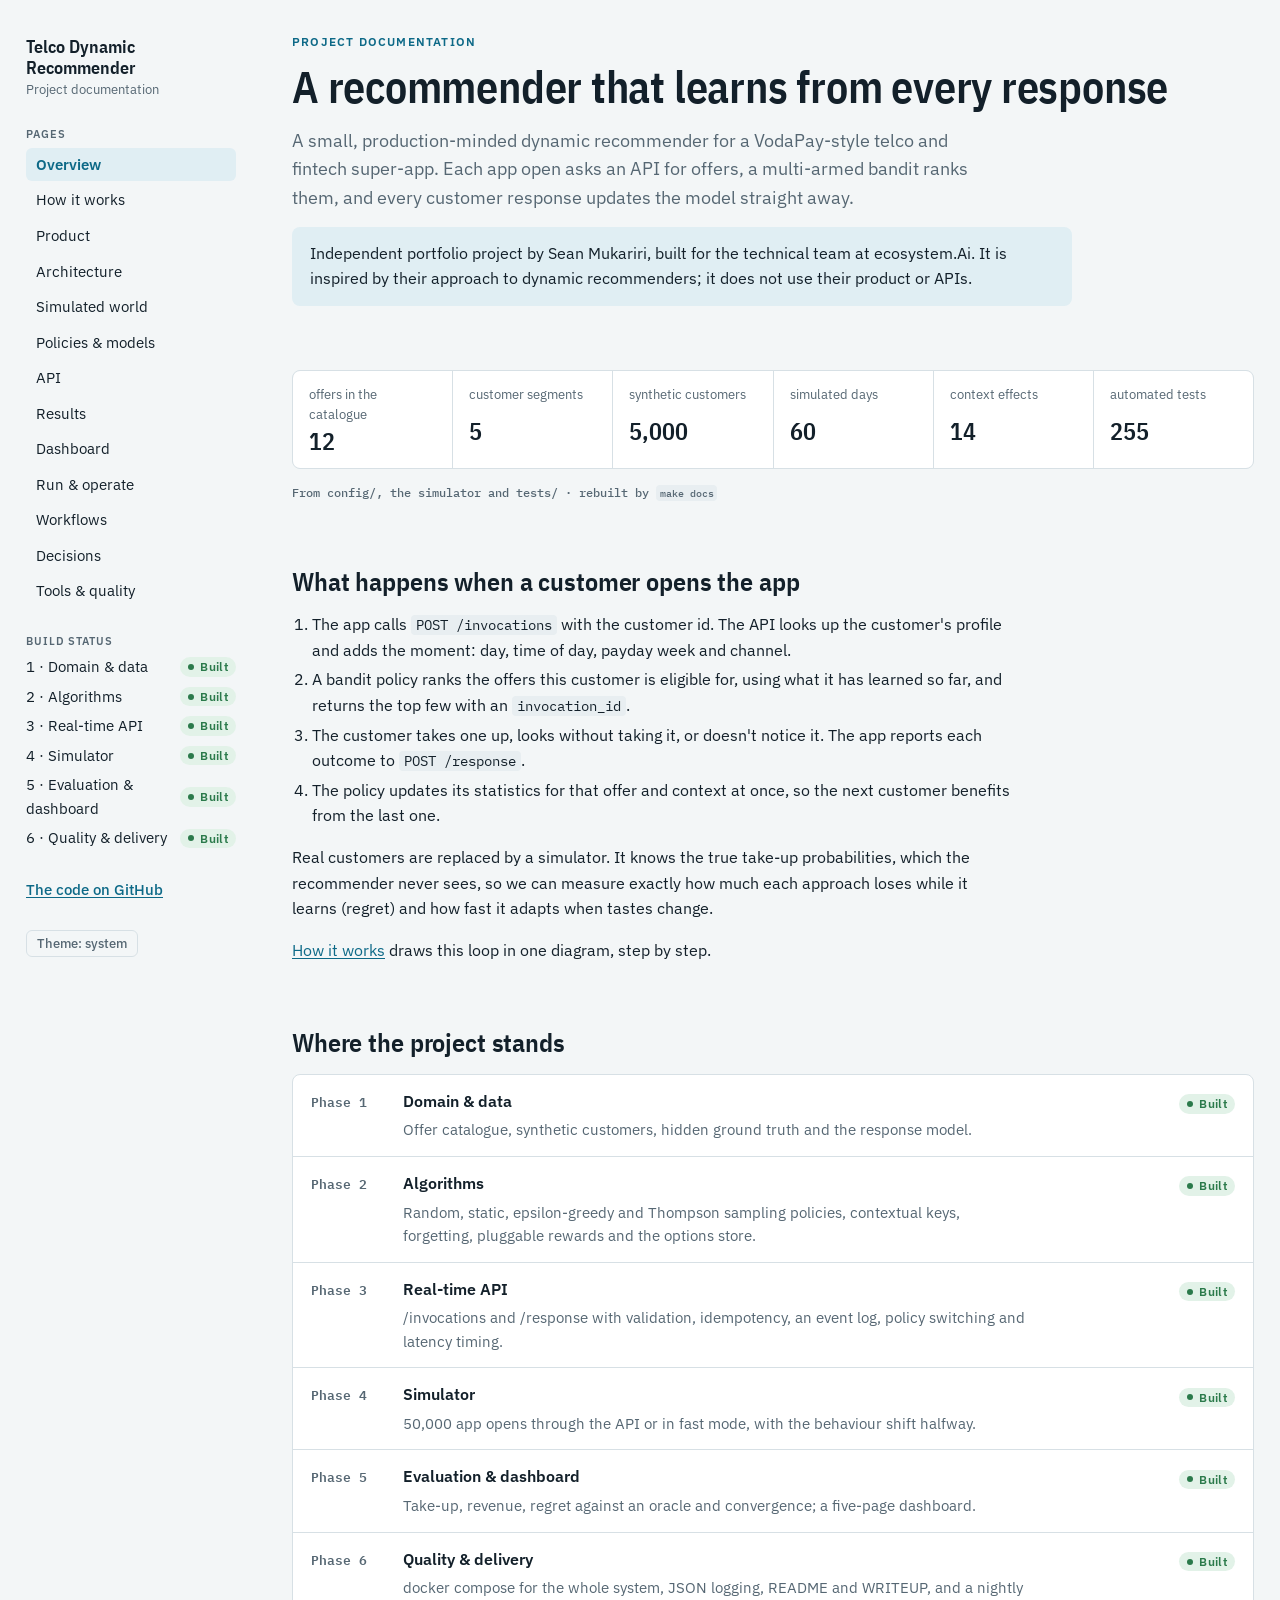
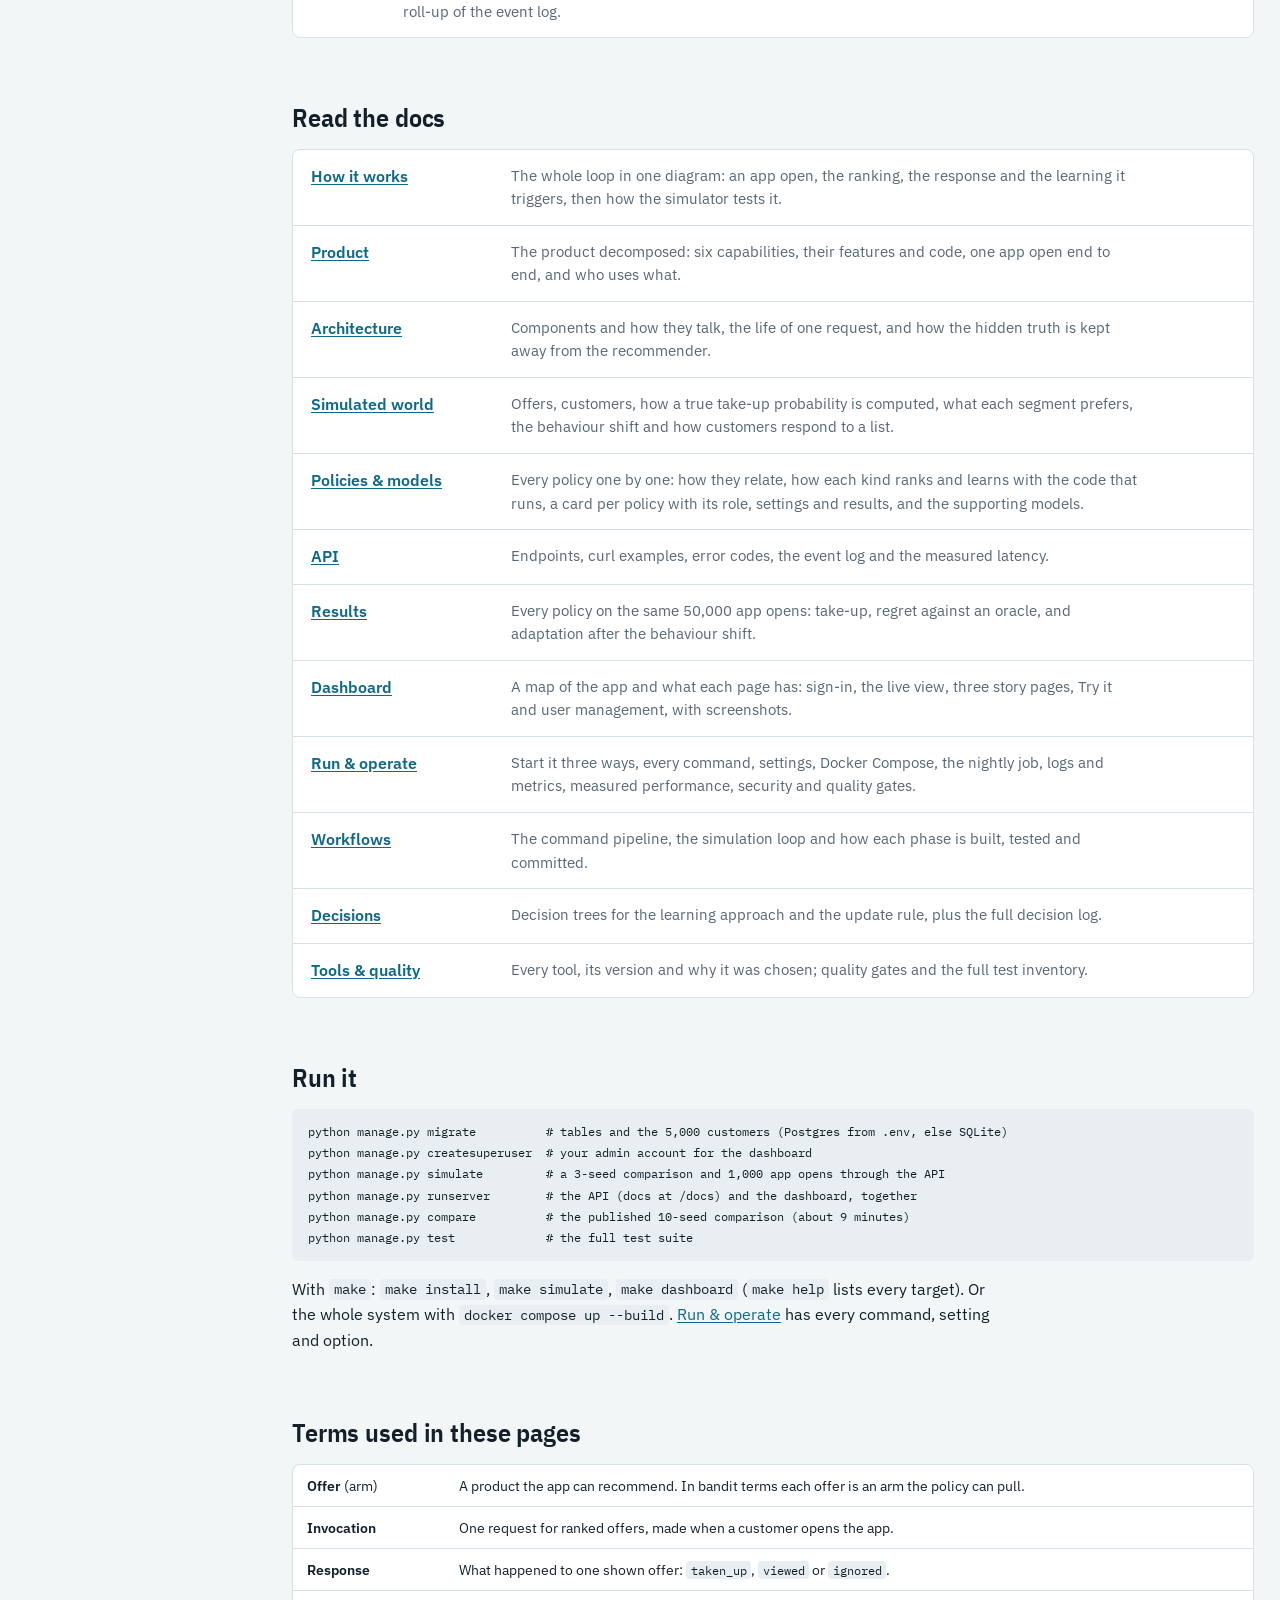
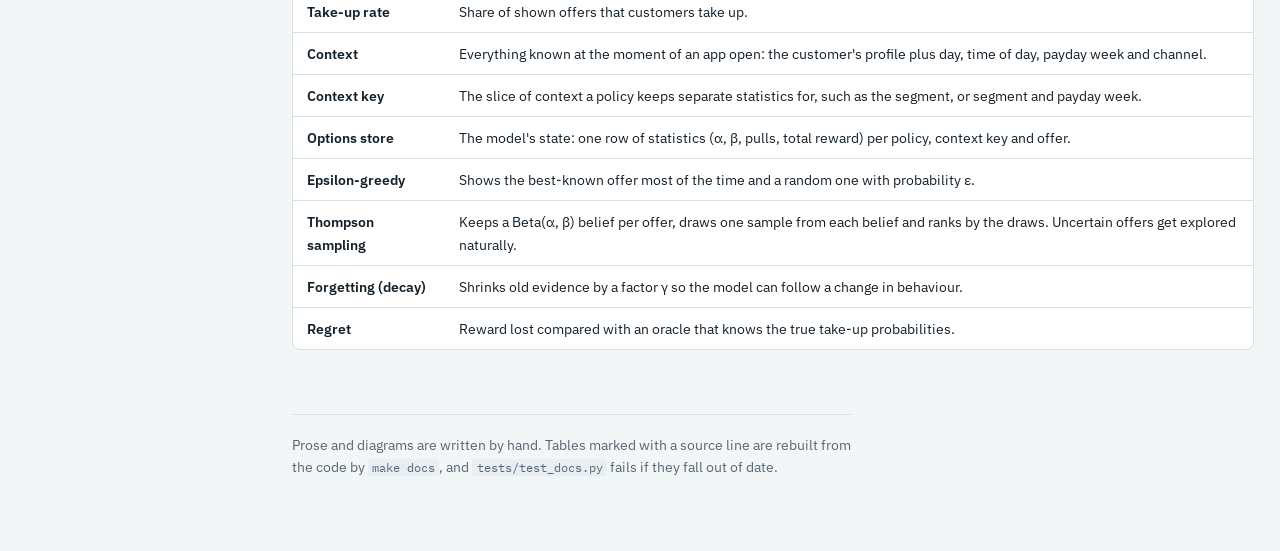
<file: docs/index.html>
<!doctype html>
<html lang="en">
<head>
<meta charset="utf-8">
<meta name="viewport" content="width=device-width, initial-scale=1, viewport-fit=cover">
<title>Telco Recommender Docs</title>
<meta name="claude:viewport-fit-sides" content="cover">
<meta name="description" content="Documentation for a real-time dynamic offer recommender for a telco and fintech super-app.">
<link rel="preconnect" href="https://fonts.googleapis.com">
<link rel="preconnect" href="https://fonts.gstatic.com" crossorigin>
<link rel="stylesheet" href="https://fonts.googleapis.com/css2?family=IBM+Plex+Mono:wght@400;500&amp;family=IBM+Plex+Sans+Condensed:wght@500;600&amp;family=IBM+Plex+Sans:ital,wght@0,400;0,500;0,600;1,400&amp;display=swap">
<link rel="stylesheet" href="assets/docs.css">
<script src="assets/docs.js"></script>
</head>
<body>
<div class="shell">
<nav class="sidenav" aria-label="Documentation">
<!-- BEGIN generated:sidenav -->
<a class="brand" href="index.html"><b>Telco Dynamic Recommender</b><span>Project documentation</span></a>
<div><p class="nav-label">Pages</p>
<ul class="pages">
<li><a href="index.html" aria-current=page>Overview</a></li>
<li><a href="how-it-works.html">How it works</a></li>
<li><a href="product.html">Product</a></li>
<li><a href="architecture.html">Architecture</a></li>
<li><a href="simulation.html">Simulated world</a></li>
<li><a href="models.html">Policies &amp; models</a></li>
<li><a href="api.html">API</a></li>
<li><a href="results.html">Results</a></li>
<li><a href="dashboard.html">Dashboard</a></li>
<li><a href="operations.html">Run &amp; operate</a></li>
<li><a href="workflows.html">Workflows</a></li>
<li><a href="decisions.html">Decisions</a></li>
<li><a href="stack.html">Tools &amp; quality</a></li>
</ul></div>
<div class="phase-block"><p class="nav-label">Build status</p>
<ul class="phases">
<li><span>1 · Domain &amp; data</span><span class="chip built">Built</span></li>
<li><span>2 · Algorithms</span><span class="chip built">Built</span></li>
<li><span>3 · Real-time API</span><span class="chip built">Built</span></li>
<li><span>4 · Simulator</span><span class="chip built">Built</span></li>
<li><span>5 · Evaluation &amp; dashboard</span><span class="chip built">Built</span></li>
<li><span>6 · Quality &amp; delivery</span><span class="chip built">Built</span></li>
</ul></div>
<a class="repo-link" href="https://github.com/SeanM04/telco-offer-recommender">The code on GitHub</a>
<button class="theme-toggle" type="button">Theme: system</button>
<!-- END generated:sidenav -->
</nav>

<main>
<header class="page-head">
  <p class="eyebrow">Project documentation</p>
  <h1>A recommender that learns from every response</h1>
  <p class="lede">A small, production-minded dynamic recommender for a VodaPay-style telco and fintech super-app. Each app open asks an API for offers, a multi-armed bandit ranks them, and every customer response updates the model straight away.</p>
  <div class="note">
    <p>Independent portfolio project by Sean Mukariri, built for the technical team at ecosystem.Ai. It is inspired by their approach to dynamic recommenders; it does not use their product or APIs.</p>
  </div>
</header>

<section aria-labelledby="facts">
  <h2 id="facts" class="visually-hidden">Key facts</h2>
<!-- BEGIN generated:facts -->
<dl class="facts">
<div><dt>offers in the catalogue</dt><dd>12</dd></div>
<div><dt>customer segments</dt><dd>5</dd></div>
<div><dt>synthetic customers</dt><dd>5,000</dd></div>
<div><dt>simulated days</dt><dd>60</dd></div>
<div><dt>context effects</dt><dd>14</dd></div>
<div><dt>automated tests</dt><dd>255</dd></div>
</dl>
<!-- END generated:facts -->
  <p class="source">From config/, the simulator and tests/ · rebuilt by <code>make docs</code></p>
</section>

<section aria-labelledby="loop">
  <h2 id="loop">What happens when a customer opens the app</h2>
  <ol>
    <li>The app calls <code>POST /invocations</code> with the customer id. The API looks up the customer's profile and adds the moment: day, time of day, payday week and channel.</li>
    <li>A bandit policy ranks the offers this customer is eligible for, using what it has learned so far, and returns the top few with an <code>invocation_id</code>.</li>
    <li>The customer takes one up, looks without taking it, or doesn't notice it. The app reports each outcome to <code>POST /response</code>.</li>
    <li>The policy updates its statistics for that offer and context at once, so the next customer benefits from the last one.</li>
  </ol>
  <p>Real customers are replaced by a simulator. It knows the true take-up probabilities, which the recommender never sees, so we can measure exactly how much each approach loses while it learns (regret) and how fast it adapts when tastes change.</p>
  <p><a href="how-it-works.html">How it works</a> draws this loop in one diagram, step by step.</p>
</section>

<section aria-labelledby="status">
  <div class="section-head"><h2 id="status">Where the project stands</h2></div>
<!-- BEGIN generated:phases -->
<ol class="phase-list">
<li><span class="n">Phase 1</span><b>Domain &amp; data</b><span class="chip built">Built</span><p>Offer catalogue, synthetic customers, hidden ground truth and the response model.</p></li>
<li><span class="n">Phase 2</span><b>Algorithms</b><span class="chip built">Built</span><p>Random, static, epsilon-greedy and Thompson sampling policies, contextual keys, forgetting, pluggable rewards and the options store.</p></li>
<li><span class="n">Phase 3</span><b>Real-time API</b><span class="chip built">Built</span><p>/invocations and /response with validation, idempotency, an event log, policy switching and latency timing.</p></li>
<li><span class="n">Phase 4</span><b>Simulator</b><span class="chip built">Built</span><p>50,000 app opens through the API or in fast mode, with the behaviour shift halfway.</p></li>
<li><span class="n">Phase 5</span><b>Evaluation &amp; dashboard</b><span class="chip built">Built</span><p>Take-up, revenue, regret against an oracle and convergence; a five-page dashboard.</p></li>
<li><span class="n">Phase 6</span><b>Quality &amp; delivery</b><span class="chip built">Built</span><p>docker compose for the whole system, JSON logging, README and WRITEUP, and a nightly roll-up of the event log.</p></li>
</ol>
<!-- END generated:phases -->
</section>

<section aria-labelledby="guide">
  <h2 id="guide">Read the docs</h2>
  <ul class="guide">
    <li><a href="how-it-works.html">How it works</a><p>The whole loop in one diagram: an app open, the ranking, the response and the learning it triggers, then how the simulator tests it.</p></li>
    <li><a href="product.html">Product</a><p>The product decomposed: six capabilities, their features and code, one app open end to end, and who uses what.</p></li>
    <li><a href="architecture.html">Architecture</a><p>Components and how they talk, the life of one request, and how the hidden truth is kept away from the recommender.</p></li>
    <li><a href="simulation.html">Simulated world</a><p>Offers, customers, how a true take-up probability is computed, what each segment prefers, the behaviour shift and how customers respond to a list.</p></li>
    <li><a href="models.html">Policies &amp; models</a><p>Every policy one by one: how they relate, how each kind ranks and learns with the code that runs, a card per policy with its role, settings and results, and the supporting models.</p></li>
    <li><a href="api.html">API</a><p>Endpoints, curl examples, error codes, the event log and the measured latency.</p></li>
    <li><a href="results.html">Results</a><p>Every policy on the same 50,000 app opens: take-up, regret against an oracle, and adaptation after the behaviour shift.</p></li>
    <li><a href="dashboard.html">Dashboard</a><p>A map of the app and what each page has: sign-in, the live view, three story pages, Try it and user management, with screenshots.</p></li>
    <li><a href="operations.html">Run &amp; operate</a><p>Start it three ways, every command, settings, Docker Compose, the nightly job, logs and metrics, measured performance, security and quality gates.</p></li>
    <li><a href="workflows.html">Workflows</a><p>The command pipeline, the simulation loop and how each phase is built, tested and committed.</p></li>
    <li><a href="decisions.html">Decisions</a><p>Decision trees for the learning approach and the update rule, plus the full decision log.</p></li>
    <li><a href="stack.html">Tools &amp; quality</a><p>Every tool, its version and why it was chosen; quality gates and the full test inventory.</p></li>
  </ul>
</section>

<section aria-labelledby="run">
  <h2 id="run">Run it</h2>
<pre><code>python manage.py migrate          # tables and the 5,000 customers (Postgres from .env, else SQLite)
python manage.py createsuperuser  # your admin account for the dashboard
python manage.py simulate         # a 3-seed comparison and 1,000 app opens through the API
python manage.py runserver        # the API (docs at /docs) and the dashboard, together
python manage.py compare          # the published 10-seed comparison (about 9 minutes)
python manage.py test             # the full test suite</code></pre>
  <p>With <code>make</code>: <code>make install</code>, <code>make simulate</code>, <code>make dashboard</code> (<code>make help</code> lists every target). Or the whole system with <code>docker compose up --build</code>. <a href="operations.html">Run &amp; operate</a> has every command, setting and option.</p>
</section>

<section aria-labelledby="terms">
  <h2 id="terms">Terms used in these pages</h2>
  <div class="table-wrap">
    <table>
      <tbody>
        <tr><td><strong>Offer</strong> (arm)</td><td>A product the app can recommend. In bandit terms each offer is an arm the policy can pull.</td></tr>
        <tr><td><strong>Invocation</strong></td><td>One request for ranked offers, made when a customer opens the app.</td></tr>
        <tr><td><strong>Response</strong></td><td>What happened to one shown offer: <code>taken_up</code>, <code>viewed</code> or <code>ignored</code>.</td></tr>
        <tr><td><strong>Take-up rate</strong></td><td>Share of shown offers that customers take up.</td></tr>
        <tr><td><strong>Context</strong></td><td>Everything known at the moment of an app open: the customer's profile plus day, time of day, payday week and channel.</td></tr>
        <tr><td><strong>Context key</strong></td><td>The slice of context a policy keeps separate statistics for, such as the segment, or segment and payday week.</td></tr>
        <tr><td><strong>Options store</strong></td><td>The model's state: one row of statistics (α, β, pulls, total reward) per policy, context key and offer.</td></tr>
        <tr><td><strong>Epsilon-greedy</strong></td><td>Shows the best-known offer most of the time and a random one with probability ε.</td></tr>
        <tr><td><strong>Thompson sampling</strong></td><td>Keeps a Beta(α, β) belief per offer, draws one sample from each belief and ranks by the draws. Uncertain offers get explored naturally.</td></tr>
        <tr><td><strong>Forgetting (decay)</strong></td><td>Shrinks old evidence by a factor γ so the model can follow a change in behaviour.</td></tr>
        <tr><td><strong>Regret</strong></td><td>Reward lost compared with an oracle that knows the true take-up probabilities.</td></tr>
      </tbody>
    </table>
  </div>
</section>

<p class="foot">Prose and diagrams are written by hand. Tables marked with a source line are rebuilt from the code by <code>make docs</code>, and <code>tests/test_docs.py</code> fails if they fall out of date.</p>
</main>
</div>
</body>
</html>
</file>
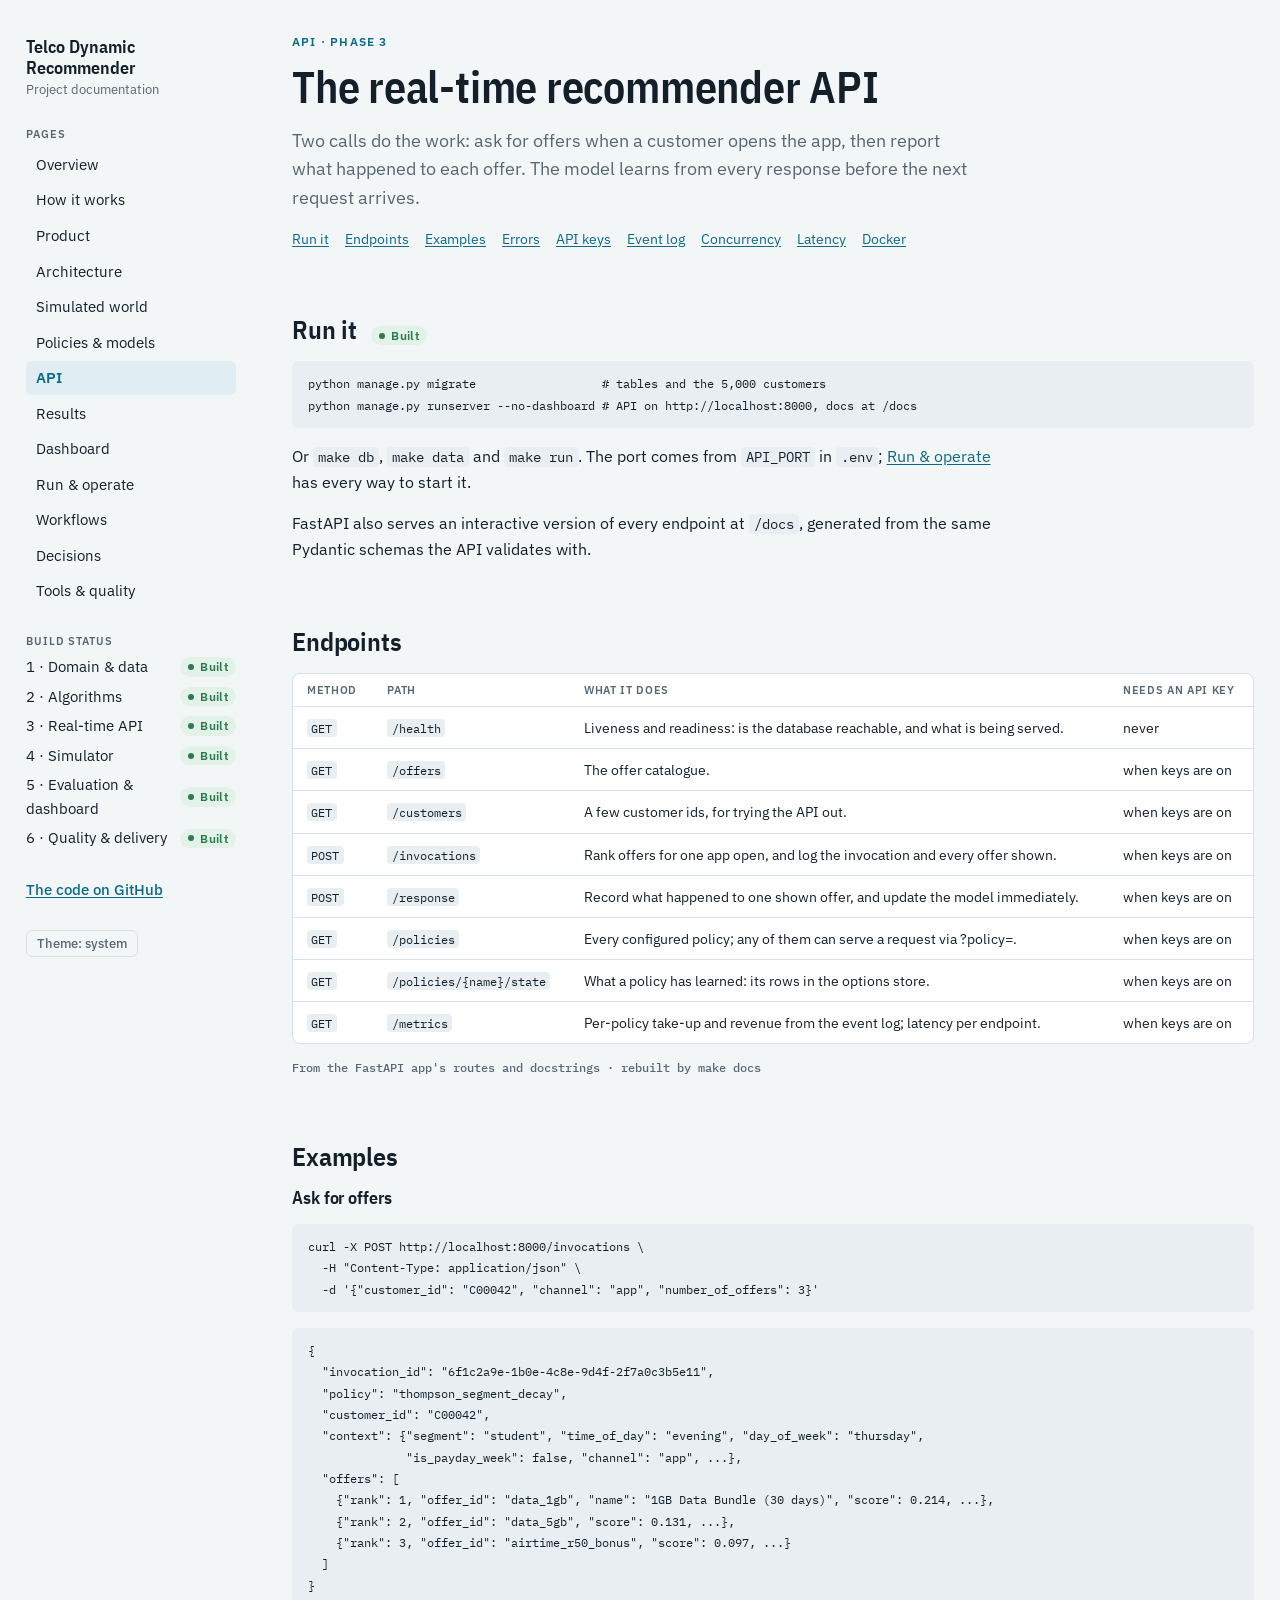
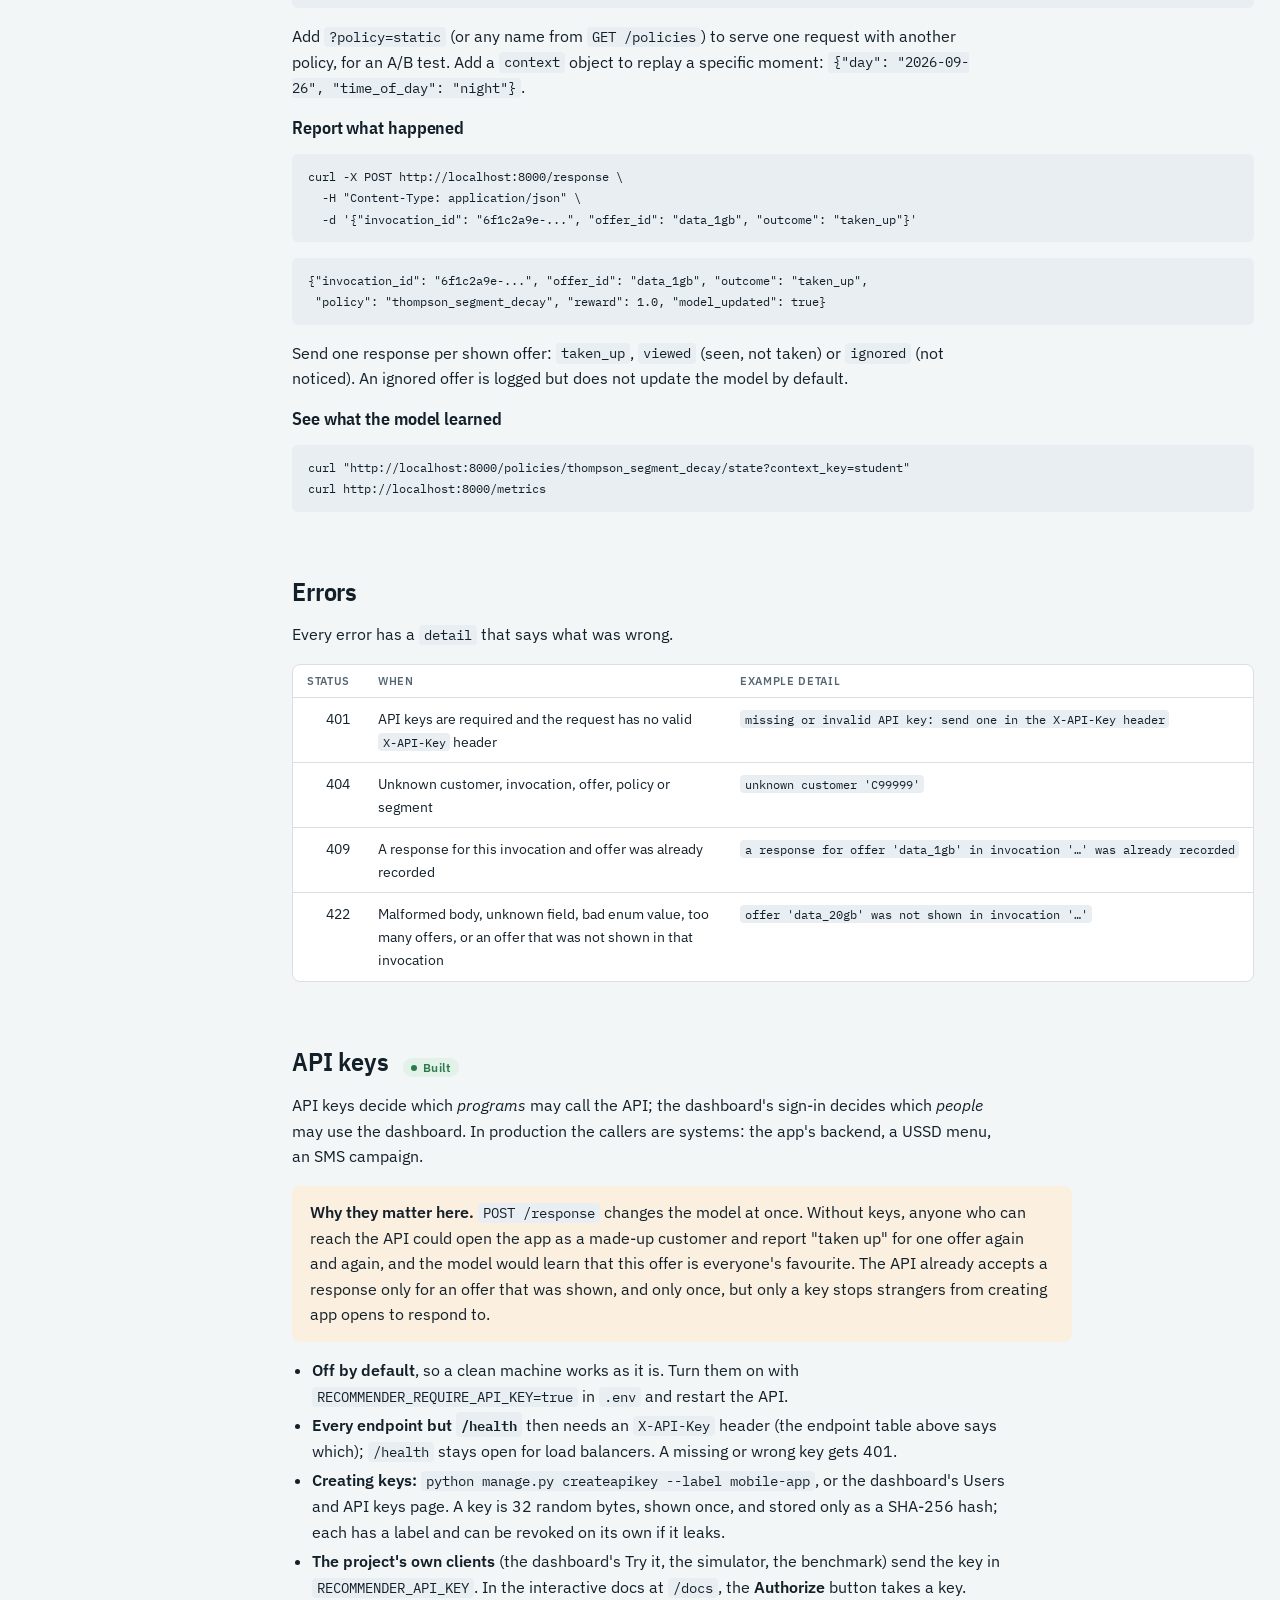
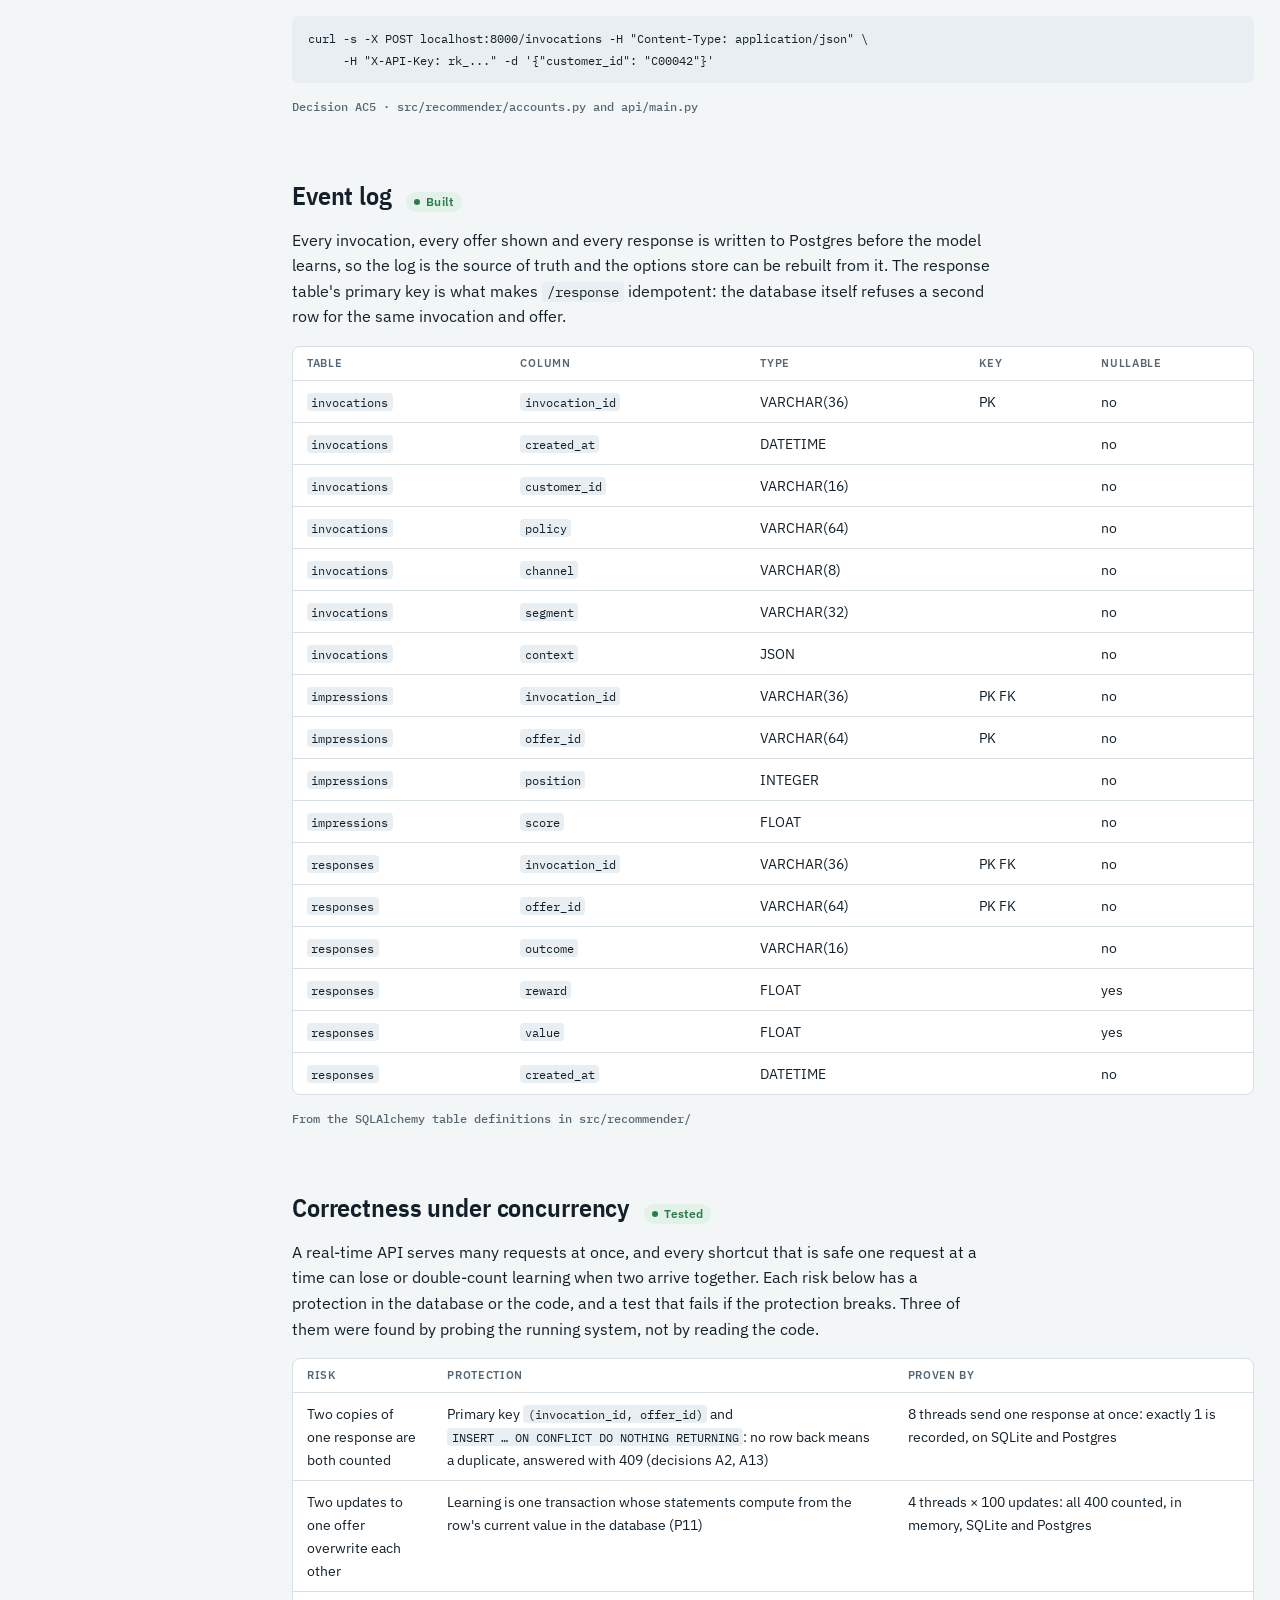
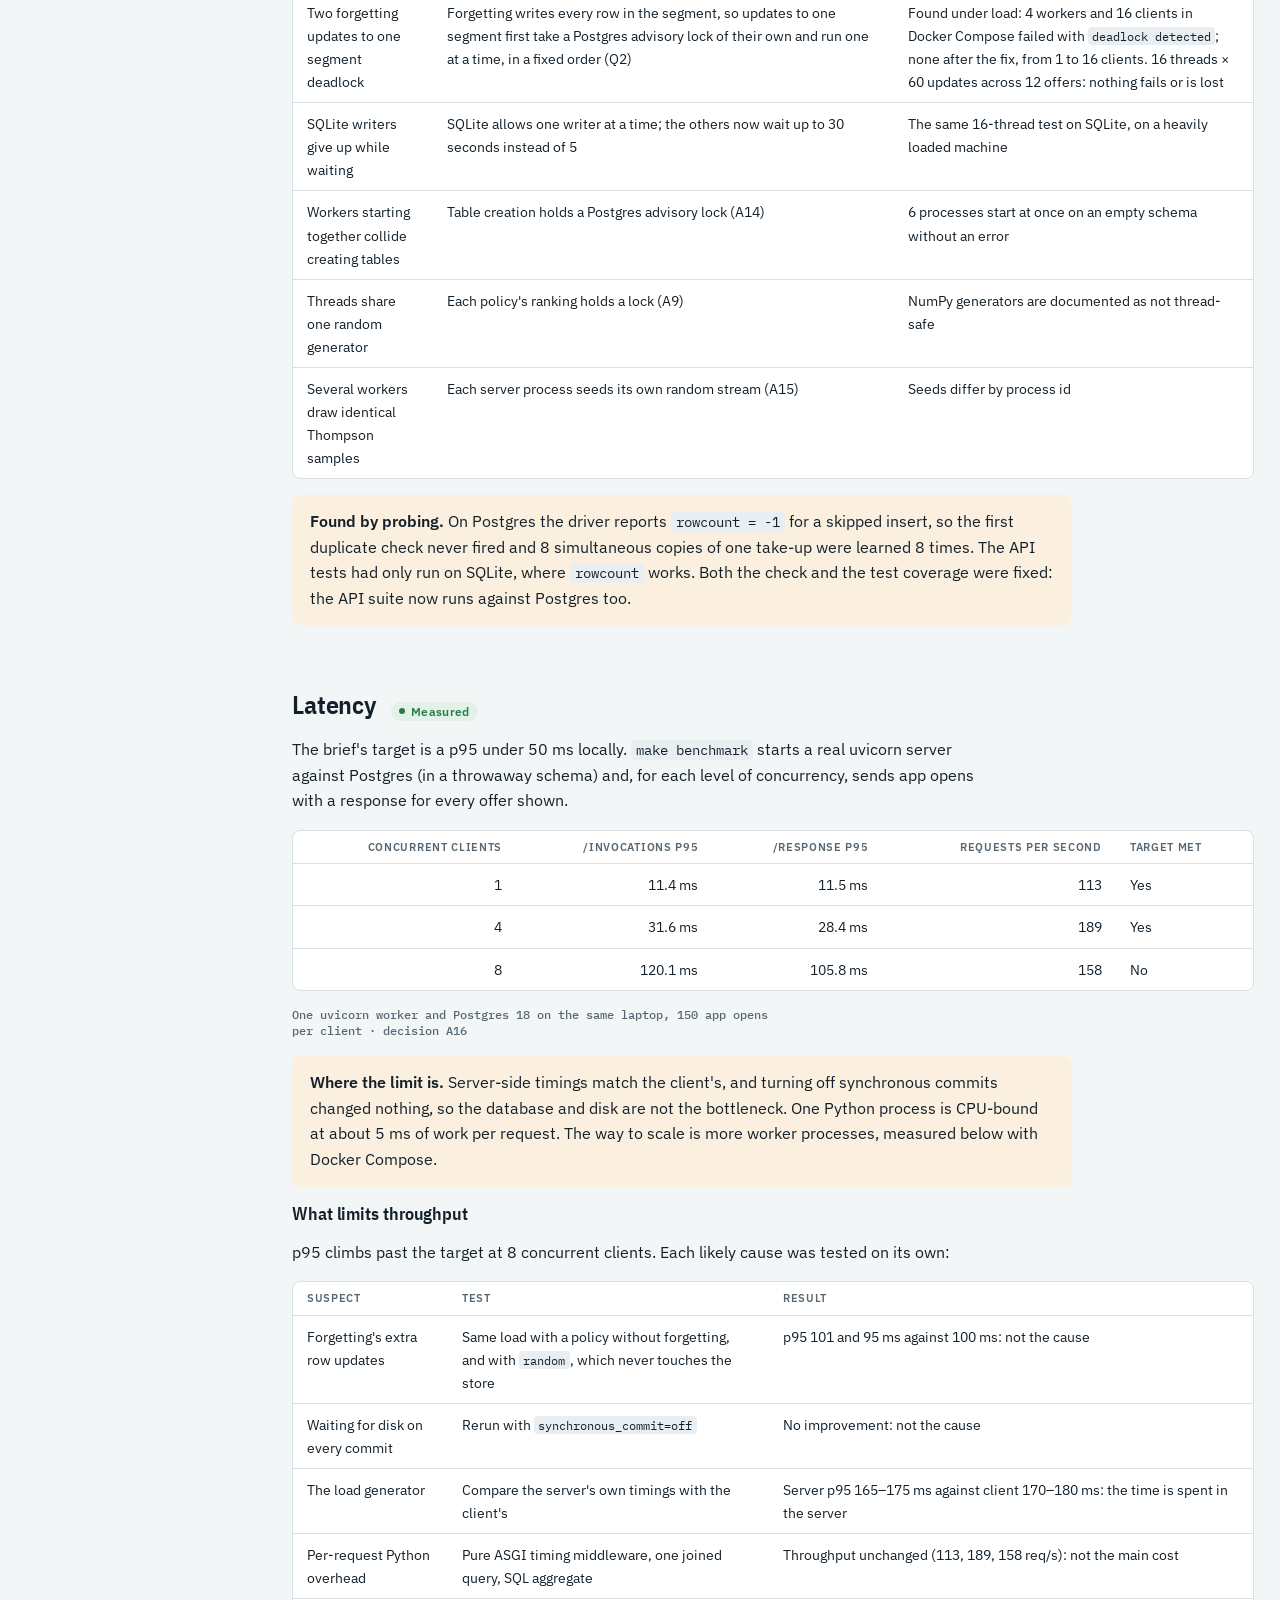
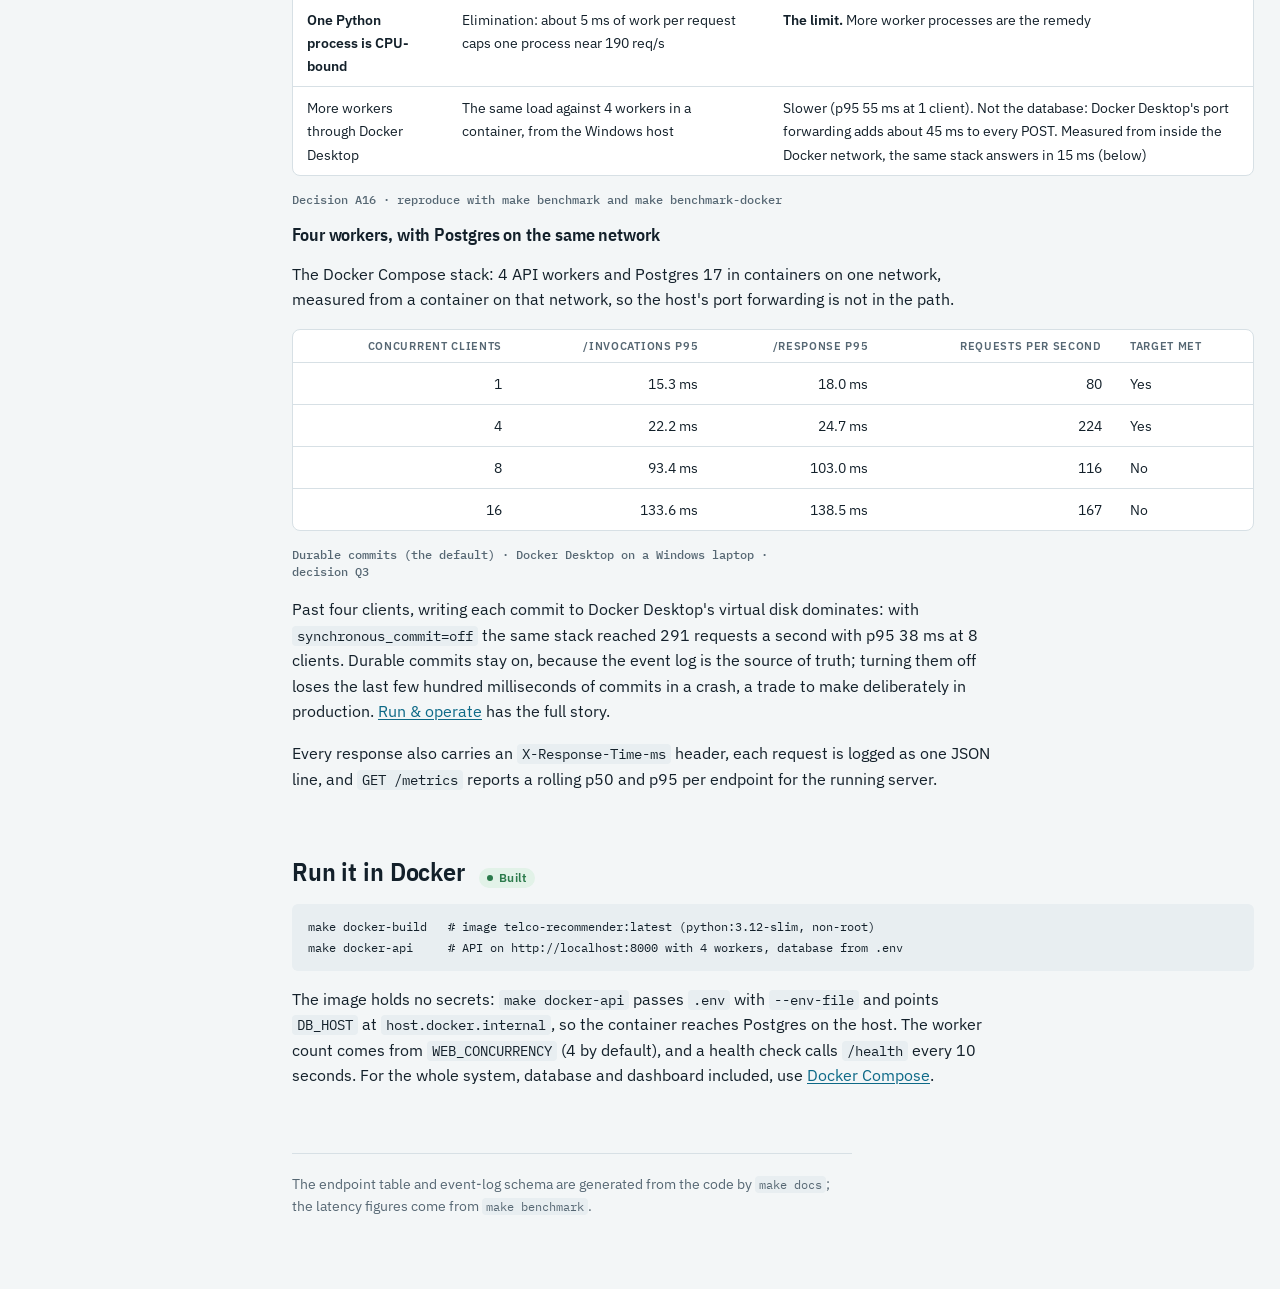
<file: docs/api.html>
<!doctype html>
<html lang="en">
<head>
<meta charset="utf-8">
<meta name="viewport" content="width=device-width, initial-scale=1, viewport-fit=cover">
<title>Recommender API</title>
<meta name="claude:viewport-fit-sides" content="cover">
<meta name="description" content="Endpoints, examples, errors, the event log and measured latency of the real-time recommender API.">
<link rel="preconnect" href="https://fonts.googleapis.com">
<link rel="preconnect" href="https://fonts.gstatic.com" crossorigin>
<link rel="stylesheet" href="https://fonts.googleapis.com/css2?family=IBM+Plex+Mono:wght@400;500&amp;family=IBM+Plex+Sans+Condensed:wght@500;600&amp;family=IBM+Plex+Sans:ital,wght@0,400;0,500;0,600;1,400&amp;display=swap">
<link rel="stylesheet" href="assets/docs.css">
<script src="assets/docs.js"></script>
</head>
<body>
<div class="shell">
<nav class="sidenav" aria-label="Documentation">
<!-- BEGIN generated:sidenav -->
<a class="brand" href="index.html"><b>Telco Dynamic Recommender</b><span>Project documentation</span></a>
<div><p class="nav-label">Pages</p>
<ul class="pages">
<li><a href="index.html">Overview</a></li>
<li><a href="how-it-works.html">How it works</a></li>
<li><a href="product.html">Product</a></li>
<li><a href="architecture.html">Architecture</a></li>
<li><a href="simulation.html">Simulated world</a></li>
<li><a href="models.html">Policies &amp; models</a></li>
<li><a href="api.html" aria-current=page>API</a></li>
<li><a href="results.html">Results</a></li>
<li><a href="dashboard.html">Dashboard</a></li>
<li><a href="operations.html">Run &amp; operate</a></li>
<li><a href="workflows.html">Workflows</a></li>
<li><a href="decisions.html">Decisions</a></li>
<li><a href="stack.html">Tools &amp; quality</a></li>
</ul></div>
<div class="phase-block"><p class="nav-label">Build status</p>
<ul class="phases">
<li><span>1 · Domain &amp; data</span><span class="chip built">Built</span></li>
<li><span>2 · Algorithms</span><span class="chip built">Built</span></li>
<li><span>3 · Real-time API</span><span class="chip built">Built</span></li>
<li><span>4 · Simulator</span><span class="chip built">Built</span></li>
<li><span>5 · Evaluation &amp; dashboard</span><span class="chip built">Built</span></li>
<li><span>6 · Quality &amp; delivery</span><span class="chip built">Built</span></li>
</ul></div>
<a class="repo-link" href="https://github.com/SeanM04/telco-offer-recommender">The code on GitHub</a>
<button class="theme-toggle" type="button">Theme: system</button>
<!-- END generated:sidenav -->
</nav>

<main>
<header class="page-head">
  <p class="eyebrow">API · Phase 3</p>
  <h1>The real-time recommender API</h1>
  <p class="lede">Two calls do the work: ask for offers when a customer opens the app, then report what happened to each offer. The model learns from every response before the next request arrives.</p>
  <ul class="toc">
    <li><a href="#run">Run it</a></li>
    <li><a href="#endpoints">Endpoints</a></li>
    <li><a href="#examples">Examples</a></li>
    <li><a href="#errors">Errors</a></li>
    <li><a href="#keys">API keys</a></li>
    <li><a href="#events">Event log</a></li>
    <li><a href="#concurrency">Concurrency</a></li>
    <li><a href="#latency">Latency</a></li>
    <li><a href="#docker">Docker</a></li>
  </ul>
</header>

<section aria-labelledby="run">
  <div class="section-head"><h2 id="run">Run it</h2><span class="chip built">Built</span></div>
<pre><code>python manage.py migrate                  # tables and the 5,000 customers
python manage.py runserver --no-dashboard # API on http://localhost:8000, docs at /docs</code></pre>
  <p>Or <code>make db</code>, <code>make data</code> and <code>make run</code>. The port comes from <code>API_PORT</code> in <code>.env</code>; <a href="operations.html">Run &amp; operate</a> has every way to start it.</p>
  <p>FastAPI also serves an interactive version of every endpoint at <code>/docs</code>, generated from the same Pydantic schemas the API validates with.</p>
</section>

<section aria-labelledby="endpoints">
  <h2 id="endpoints">Endpoints</h2>
<!-- BEGIN generated:endpoints -->
<div class="table-wrap"><table>
<thead><tr><th scope="col">Method</th><th scope="col">Path</th><th scope="col">What it does</th><th scope="col">Needs an API key</th></tr></thead>
<tbody>
<tr><td><code>GET</code></td><td><code>/health</code></td><td>Liveness and readiness: is the database reachable, and what is being served.</td><td>never</td></tr>
<tr><td><code>GET</code></td><td><code>/offers</code></td><td>The offer catalogue.</td><td>when keys are on</td></tr>
<tr><td><code>GET</code></td><td><code>/customers</code></td><td>A few customer ids, for trying the API out.</td><td>when keys are on</td></tr>
<tr><td><code>POST</code></td><td><code>/invocations</code></td><td>Rank offers for one app open, and log the invocation and every offer shown.</td><td>when keys are on</td></tr>
<tr><td><code>POST</code></td><td><code>/response</code></td><td>Record what happened to one shown offer, and update the model immediately.</td><td>when keys are on</td></tr>
<tr><td><code>GET</code></td><td><code>/policies</code></td><td>Every configured policy; any of them can serve a request via ?policy=.</td><td>when keys are on</td></tr>
<tr><td><code>GET</code></td><td><code>/policies/{name}/state</code></td><td>What a policy has learned: its rows in the options store.</td><td>when keys are on</td></tr>
<tr><td><code>GET</code></td><td><code>/metrics</code></td><td>Per-policy take-up and revenue from the event log; latency per endpoint.</td><td>when keys are on</td></tr>
</tbody></table></div>
<!-- END generated:endpoints -->
  <p class="source">From the FastAPI app's routes and docstrings · rebuilt by make docs</p>
</section>

<section aria-labelledby="examples">
  <h2 id="examples">Examples</h2>
  <h3>Ask for offers</h3>
<pre><code>curl -X POST http://localhost:8000/invocations \
  -H "Content-Type: application/json" \
  -d '{"customer_id": "C00042", "channel": "app", "number_of_offers": 3}'</code></pre>
<pre><code>{
  "invocation_id": "6f1c2a9e-1b0e-4c8e-9d4f-2f7a0c3b5e11",
  "policy": "thompson_segment_decay",
  "customer_id": "C00042",
  "context": {"segment": "student", "time_of_day": "evening", "day_of_week": "thursday",
              "is_payday_week": false, "channel": "app", ...},
  "offers": [
    {"rank": 1, "offer_id": "data_1gb", "name": "1GB Data Bundle (30 days)", "score": 0.214, ...},
    {"rank": 2, "offer_id": "data_5gb", "score": 0.131, ...},
    {"rank": 3, "offer_id": "airtime_r50_bonus", "score": 0.097, ...}
  ]
}</code></pre>
  <p>Add <code>?policy=static</code> (or any name from <code>GET /policies</code>) to serve one request with another policy, for an A/B test. Add a <code>context</code> object to replay a specific moment: <code>{"day": "2026-09-26", "time_of_day": "night"}</code>.</p>

  <h3>Report what happened</h3>
<pre><code>curl -X POST http://localhost:8000/response \
  -H "Content-Type: application/json" \
  -d '{"invocation_id": "6f1c2a9e-...", "offer_id": "data_1gb", "outcome": "taken_up"}'</code></pre>
<pre><code>{"invocation_id": "6f1c2a9e-...", "offer_id": "data_1gb", "outcome": "taken_up",
 "policy": "thompson_segment_decay", "reward": 1.0, "model_updated": true}</code></pre>
  <p>Send one response per shown offer: <code>taken_up</code>, <code>viewed</code> (seen, not taken) or <code>ignored</code> (not noticed). An ignored offer is logged but does not update the model by default.</p>

  <h3>See what the model learned</h3>
<pre><code>curl "http://localhost:8000/policies/thompson_segment_decay/state?context_key=student"
curl http://localhost:8000/metrics</code></pre>
</section>

<section aria-labelledby="errors">
  <h2 id="errors">Errors</h2>
  <p>Every error has a <code>detail</code> that says what was wrong.</p>
  <div class="table-wrap">
    <table>
      <thead><tr><th class="num">Status</th><th>When</th><th>Example detail</th></tr></thead>
      <tbody>
        <tr><td class="num">401</td><td>API keys are required and the request has no valid <code>X-API-Key</code> header</td><td><code>missing or invalid API key: send one in the X-API-Key header</code></td></tr>
        <tr><td class="num">404</td><td>Unknown customer, invocation, offer, policy or segment</td><td><code>unknown customer 'C99999'</code></td></tr>
        <tr><td class="num">409</td><td>A response for this invocation and offer was already recorded</td><td><code>a response for offer 'data_1gb' in invocation '…' was already recorded</code></td></tr>
        <tr><td class="num">422</td><td>Malformed body, unknown field, bad enum value, too many offers, or an offer that was not shown in that invocation</td><td><code>offer 'data_20gb' was not shown in invocation '…'</code></td></tr>
      </tbody>
    </table>
  </div>
</section>

<section aria-labelledby="keys">
  <div class="section-head"><h2 id="keys">API keys</h2><span class="chip built">Built</span></div>
  <p>API keys decide which <em>programs</em> may call the API; the dashboard's sign-in decides which <em>people</em> may use the dashboard. In production the callers are systems: the app's backend, a USSD menu, an SMS campaign.</p>
  <div class="note warn"><p><strong>Why they matter here.</strong> <code>POST /response</code> changes the model at once. Without keys, anyone who can reach the API could open the app as a made-up customer and report "taken up" for one offer again and again, and the model would learn that this offer is everyone's favourite. The API already accepts a response only for an offer that was shown, and only once, but only a key stops strangers from creating app opens to respond to.</p></div>
  <ul>
    <li><strong>Off by default</strong>, so a clean machine works as it is. Turn them on with <code>RECOMMENDER_REQUIRE_API_KEY=true</code> in <code>.env</code> and restart the API.</li>
    <li><strong>Every endpoint but <code>/health</code></strong> then needs an <code>X-API-Key</code> header (the endpoint table above says which); <code>/health</code> stays open for load balancers. A missing or wrong key gets 401.</li>
    <li><strong>Creating keys:</strong> <code>python manage.py createapikey --label mobile-app</code>, or the dashboard's Users and API keys page. A key is 32 random bytes, shown once, and stored only as a SHA-256 hash; each has a label and can be revoked on its own if it leaks.</li>
    <li><strong>The project's own clients</strong> (the dashboard's Try it, the simulator, the benchmark) send the key in <code>RECOMMENDER_API_KEY</code>. In the interactive docs at <code>/docs</code>, the <strong>Authorize</strong> button takes a key.</li>
  </ul>
<pre><code>curl -s -X POST localhost:8000/invocations -H "Content-Type: application/json" \
     -H "X-API-Key: rk_..." -d '{"customer_id": "C00042"}'</code></pre>
  <p class="source">Decision AC5 · src/recommender/accounts.py and api/main.py</p>
</section>

<section aria-labelledby="events">
  <div class="section-head"><h2 id="events">Event log</h2><span class="chip built">Built</span></div>
  <p>Every invocation, every offer shown and every response is written to Postgres before the model learns, so the log is the source of truth and the options store can be rebuilt from it. The response table's primary key is what makes <code>/response</code> idempotent: the database itself refuses a second row for the same invocation and offer.</p>
<!-- BEGIN generated:event-schema -->
<div class="table-wrap"><table>
<thead><tr><th scope="col">Table</th><th scope="col">Column</th><th scope="col">Type</th><th scope="col">Key</th><th scope="col">Nullable</th></tr></thead>
<tbody>
<tr><td><code>invocations</code></td><td><code>invocation_id</code></td><td>VARCHAR(36)</td><td>PK</td><td>no</td></tr>
<tr><td><code>invocations</code></td><td><code>created_at</code></td><td>DATETIME</td><td></td><td>no</td></tr>
<tr><td><code>invocations</code></td><td><code>customer_id</code></td><td>VARCHAR(16)</td><td></td><td>no</td></tr>
<tr><td><code>invocations</code></td><td><code>policy</code></td><td>VARCHAR(64)</td><td></td><td>no</td></tr>
<tr><td><code>invocations</code></td><td><code>channel</code></td><td>VARCHAR(8)</td><td></td><td>no</td></tr>
<tr><td><code>invocations</code></td><td><code>segment</code></td><td>VARCHAR(32)</td><td></td><td>no</td></tr>
<tr><td><code>invocations</code></td><td><code>context</code></td><td>JSON</td><td></td><td>no</td></tr>
<tr><td><code>impressions</code></td><td><code>invocation_id</code></td><td>VARCHAR(36)</td><td>PK FK</td><td>no</td></tr>
<tr><td><code>impressions</code></td><td><code>offer_id</code></td><td>VARCHAR(64)</td><td>PK</td><td>no</td></tr>
<tr><td><code>impressions</code></td><td><code>position</code></td><td>INTEGER</td><td></td><td>no</td></tr>
<tr><td><code>impressions</code></td><td><code>score</code></td><td>FLOAT</td><td></td><td>no</td></tr>
<tr><td><code>responses</code></td><td><code>invocation_id</code></td><td>VARCHAR(36)</td><td>PK FK</td><td>no</td></tr>
<tr><td><code>responses</code></td><td><code>offer_id</code></td><td>VARCHAR(64)</td><td>PK FK</td><td>no</td></tr>
<tr><td><code>responses</code></td><td><code>outcome</code></td><td>VARCHAR(16)</td><td></td><td>no</td></tr>
<tr><td><code>responses</code></td><td><code>reward</code></td><td>FLOAT</td><td></td><td>yes</td></tr>
<tr><td><code>responses</code></td><td><code>value</code></td><td>FLOAT</td><td></td><td>yes</td></tr>
<tr><td><code>responses</code></td><td><code>created_at</code></td><td>DATETIME</td><td></td><td>no</td></tr>
</tbody></table></div>
<!-- END generated:event-schema -->
  <p class="source">From the SQLAlchemy table definitions in src/recommender/</p>
</section>

<section aria-labelledby="concurrency">
  <div class="section-head"><h2 id="concurrency">Correctness under concurrency</h2><span class="chip built">Tested</span></div>
  <p>A real-time API serves many requests at once, and every shortcut that is safe one request at a time can lose or double-count learning when two arrive together. Each risk below has a protection in the database or the code, and a test that fails if the protection breaks. Three of them were found by probing the running system, not by reading the code.</p>
  <div class="table-wrap">
    <table>
      <thead><tr><th>Risk</th><th>Protection</th><th>Proven by</th></tr></thead>
      <tbody>
        <tr><td>Two copies of one response are both counted</td><td>Primary key <code>(invocation_id, offer_id)</code> and <code>INSERT … ON CONFLICT DO NOTHING RETURNING</code>: no row back means a duplicate, answered with 409 (decisions A2, A13)</td><td>8 threads send one response at once: exactly 1 is recorded, on SQLite and Postgres</td></tr>
        <tr><td>Two updates to one offer overwrite each other</td><td>Learning is one transaction whose statements compute from the row's current value in the database (P11)</td><td>4 threads × 100 updates: all 400 counted, in memory, SQLite and Postgres</td></tr>
        <tr><td>Two forgetting updates to one segment deadlock</td><td>Forgetting writes every row in the segment, so updates to one segment first take a Postgres advisory lock of their own and run one at a time, in a fixed order (Q2)</td><td>Found under load: 4 workers and 16 clients in Docker Compose failed with <code>deadlock detected</code>; none after the fix, from 1 to 16 clients. 16 threads × 60 updates across 12 offers: nothing fails or is lost</td></tr>
        <tr><td>SQLite writers give up while waiting</td><td>SQLite allows one writer at a time; the others now wait up to 30 seconds instead of 5</td><td>The same 16-thread test on SQLite, on a heavily loaded machine</td></tr>
        <tr><td>Workers starting together collide creating tables</td><td>Table creation holds a Postgres advisory lock (A14)</td><td>6 processes start at once on an empty schema without an error</td></tr>
        <tr><td>Threads share one random generator</td><td>Each policy's ranking holds a lock (A9)</td><td>NumPy generators are documented as not thread-safe</td></tr>
        <tr><td>Several workers draw identical Thompson samples</td><td>Each server process seeds its own random stream (A15)</td><td>Seeds differ by process id</td></tr>
      </tbody>
    </table>
  </div>
  <div class="note warn"><p><strong>Found by probing.</strong> On Postgres the driver reports <code>rowcount = -1</code> for a skipped insert, so the first duplicate check never fired and 8 simultaneous copies of one take-up were learned 8 times. The API tests had only run on SQLite, where <code>rowcount</code> works. Both the check and the test coverage were fixed: the API suite now runs against Postgres too.</p></div>
</section>

<section aria-labelledby="latency">
  <div class="section-head"><h2 id="latency">Latency</h2><span class="chip built">Measured</span></div>
  <p>The brief's target is a p95 under 50 ms locally. <code>make benchmark</code> starts a real uvicorn server against Postgres (in a throwaway schema) and, for each level of concurrency, sends app opens with a response for every offer shown.</p>
  <div class="table-wrap">
    <table>
      <thead><tr><th class="num">Concurrent clients</th><th class="num">/invocations p95</th><th class="num">/response p95</th><th class="num">Requests per second</th><th>Target met</th></tr></thead>
      <tbody>
        <tr><td class="num">1</td><td class="num">11.4 ms</td><td class="num">11.5 ms</td><td class="num">113</td><td>Yes</td></tr>
        <tr><td class="num">4</td><td class="num">31.6 ms</td><td class="num">28.4 ms</td><td class="num">189</td><td>Yes</td></tr>
        <tr><td class="num">8</td><td class="num">120.1 ms</td><td class="num">105.8 ms</td><td class="num">158</td><td>No</td></tr>
      </tbody>
    </table>
  </div>
  <p class="source">One uvicorn worker and Postgres 18 on the same laptop, 150 app opens per client · decision A16</p>
  <div class="note warn">
    <p><strong>Where the limit is.</strong> Server-side timings match the client's, and turning off synchronous commits changed nothing, so the database and disk are not the bottleneck. One Python process is CPU-bound at about 5 ms of work per request. The way to scale is more worker processes, measured below with Docker Compose.</p>
  </div>
  <h3>What limits throughput</h3>
  <p>p95 climbs past the target at 8 concurrent clients. Each likely cause was tested on its own:</p>
  <div class="table-wrap">
    <table>
      <thead><tr><th>Suspect</th><th>Test</th><th>Result</th></tr></thead>
      <tbody>
        <tr><td>Forgetting's extra row updates</td><td>Same load with a policy without forgetting, and with <code>random</code>, which never touches the store</td><td>p95 101 and 95 ms against 100 ms: not the cause</td></tr>
        <tr><td>Waiting for disk on every commit</td><td>Rerun with <code>synchronous_commit=off</code></td><td>No improvement: not the cause</td></tr>
        <tr><td>The load generator</td><td>Compare the server's own timings with the client's</td><td>Server p95 165–175 ms against client 170–180 ms: the time is spent in the server</td></tr>
        <tr><td>Per-request Python overhead</td><td>Pure ASGI timing middleware, one joined query, SQL aggregate</td><td>Throughput unchanged (113, 189, 158 req/s): not the main cost</td></tr>
        <tr><td><strong>One Python process is CPU-bound</strong></td><td>Elimination: about 5 ms of work per request caps one process near 190 req/s</td><td><strong>The limit.</strong> More worker processes are the remedy</td></tr>
        <tr><td>More workers through Docker Desktop</td><td>The same load against 4 workers in a container, from the Windows host</td><td>Slower (p95 55 ms at 1 client). Not the database: Docker Desktop's port forwarding adds about 45 ms to every POST. Measured from inside the Docker network, the same stack answers in 15 ms (below)</td></tr>
      </tbody>
    </table>
  </div>
  <p class="source">Decision A16 · reproduce with make benchmark and make benchmark-docker</p>
  <h3>Four workers, with Postgres on the same network</h3>
  <p>The Docker Compose stack: 4 API workers and Postgres 17 in containers on one network, measured from a container on that network, so the host's port forwarding is not in the path.</p>
  <div class="table-wrap">
    <table>
      <thead><tr><th class="num">Concurrent clients</th><th class="num">/invocations p95</th><th class="num">/response p95</th><th class="num">Requests per second</th><th>Target met</th></tr></thead>
      <tbody>
        <tr><td class="num">1</td><td class="num">15.3 ms</td><td class="num">18.0 ms</td><td class="num">80</td><td>Yes</td></tr>
        <tr><td class="num">4</td><td class="num">22.2 ms</td><td class="num">24.7 ms</td><td class="num">224</td><td>Yes</td></tr>
        <tr><td class="num">8</td><td class="num">93.4 ms</td><td class="num">103.0 ms</td><td class="num">116</td><td>No</td></tr>
        <tr><td class="num">16</td><td class="num">133.6 ms</td><td class="num">138.5 ms</td><td class="num">167</td><td>No</td></tr>
      </tbody>
    </table>
  </div>
  <p class="source">Durable commits (the default) · Docker Desktop on a Windows laptop · decision Q3</p>
  <p>Past four clients, writing each commit to Docker Desktop's virtual disk dominates: with <code>synchronous_commit=off</code> the same stack reached 291 requests a second with p95 38 ms at 8 clients. Durable commits stay on, because the event log is the source of truth; turning them off loses the last few hundred milliseconds of commits in a crash, a trade to make deliberately in production. <a href="operations.html#performance">Run &amp; operate</a> has the full story.</p>
  <p>Every response also carries an <code>X-Response-Time-ms</code> header, each request is logged as one JSON line, and <code>GET /metrics</code> reports a rolling p50 and p95 per endpoint for the running server.</p>
</section>

<section aria-labelledby="docker">
  <div class="section-head"><h2 id="docker">Run it in Docker</h2><span class="chip built">Built</span></div>
<pre><code>make docker-build   # image telco-recommender:latest (python:3.12-slim, non-root)
make docker-api     # API on http://localhost:8000 with 4 workers, database from .env</code></pre>
  <p>The image holds no secrets: <code>make docker-api</code> passes <code>.env</code> with <code>--env-file</code> and points <code>DB_HOST</code> at <code>host.docker.internal</code>, so the container reaches Postgres on the host. The worker count comes from <code>WEB_CONCURRENCY</code> (4 by default), and a health check calls <code>/health</code> every 10 seconds. For the whole system, database and dashboard included, use <a href="operations.html#compose">Docker Compose</a>.</p>
</section>

<p class="foot">The endpoint table and event-log schema are generated from the code by <code>make docs</code>; the latency figures come from <code>make benchmark</code>.</p>
</main>
</div>
</body>
</html>
</file>
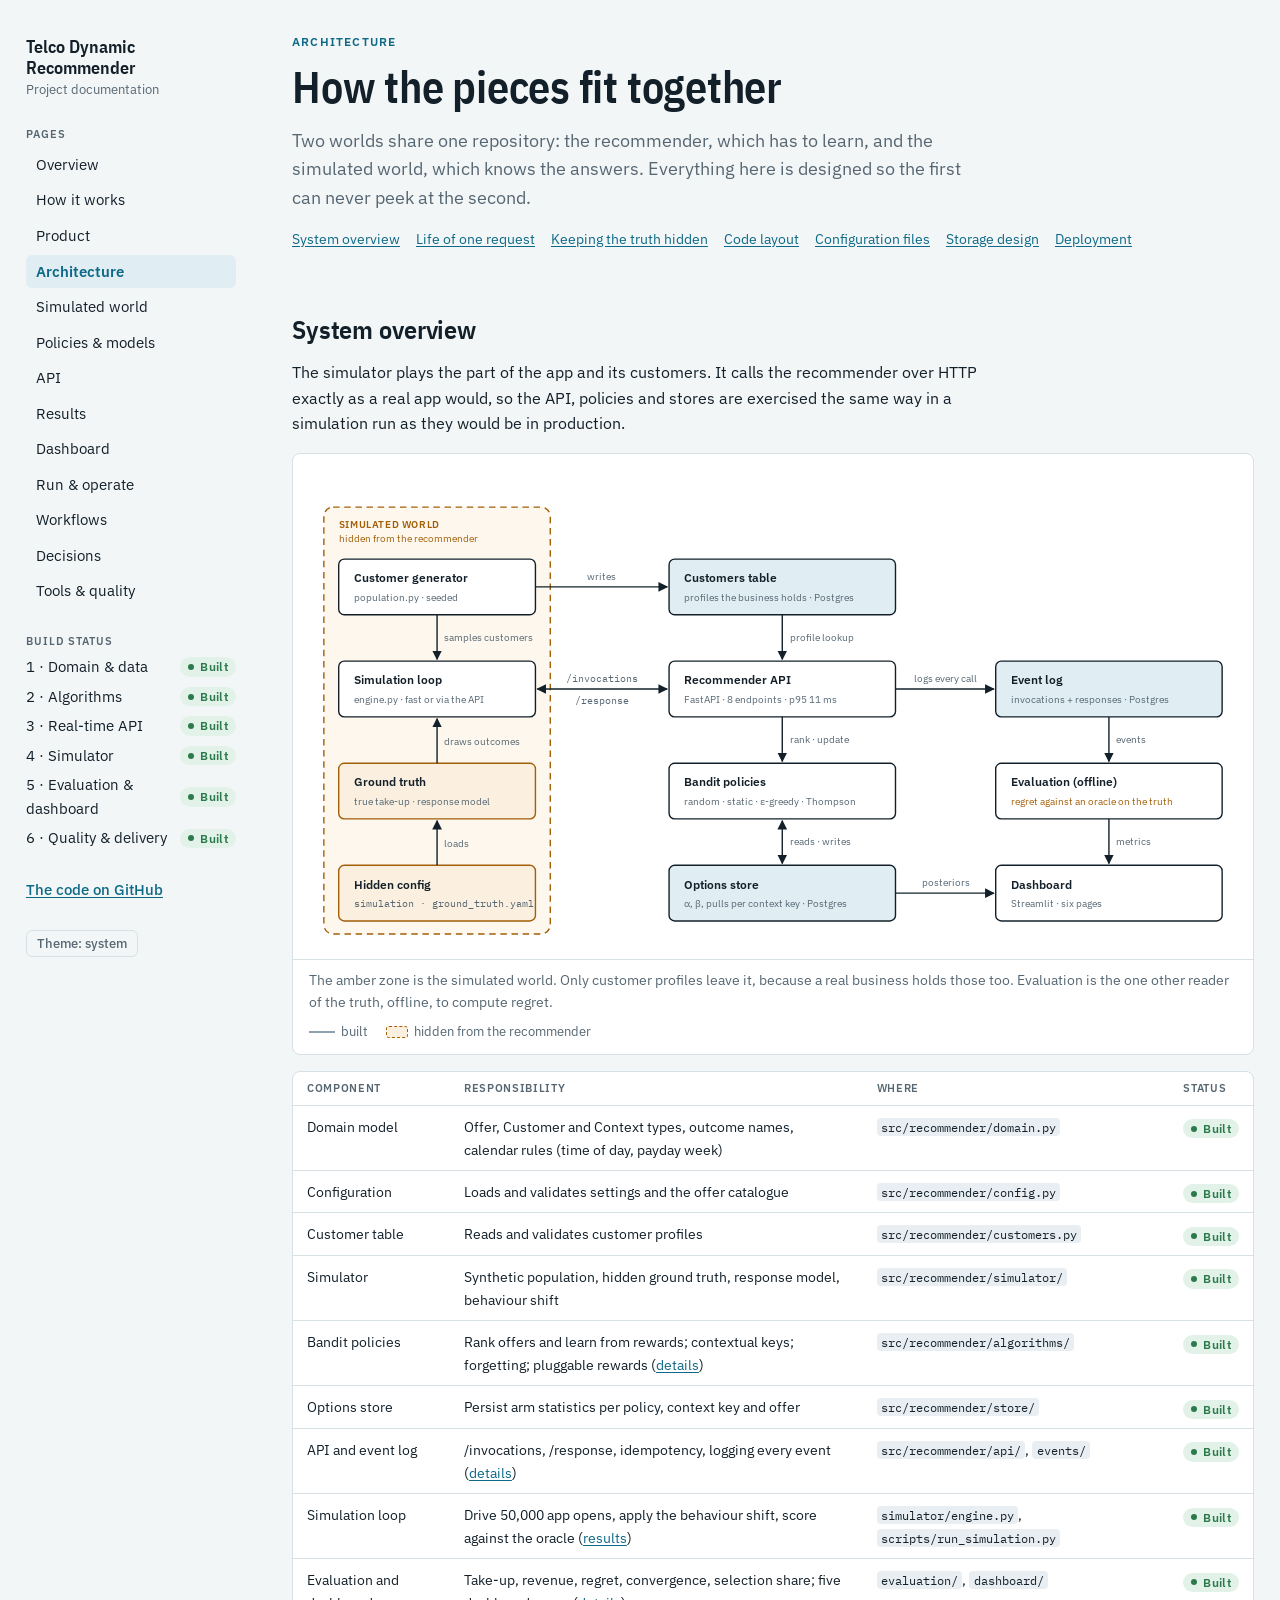
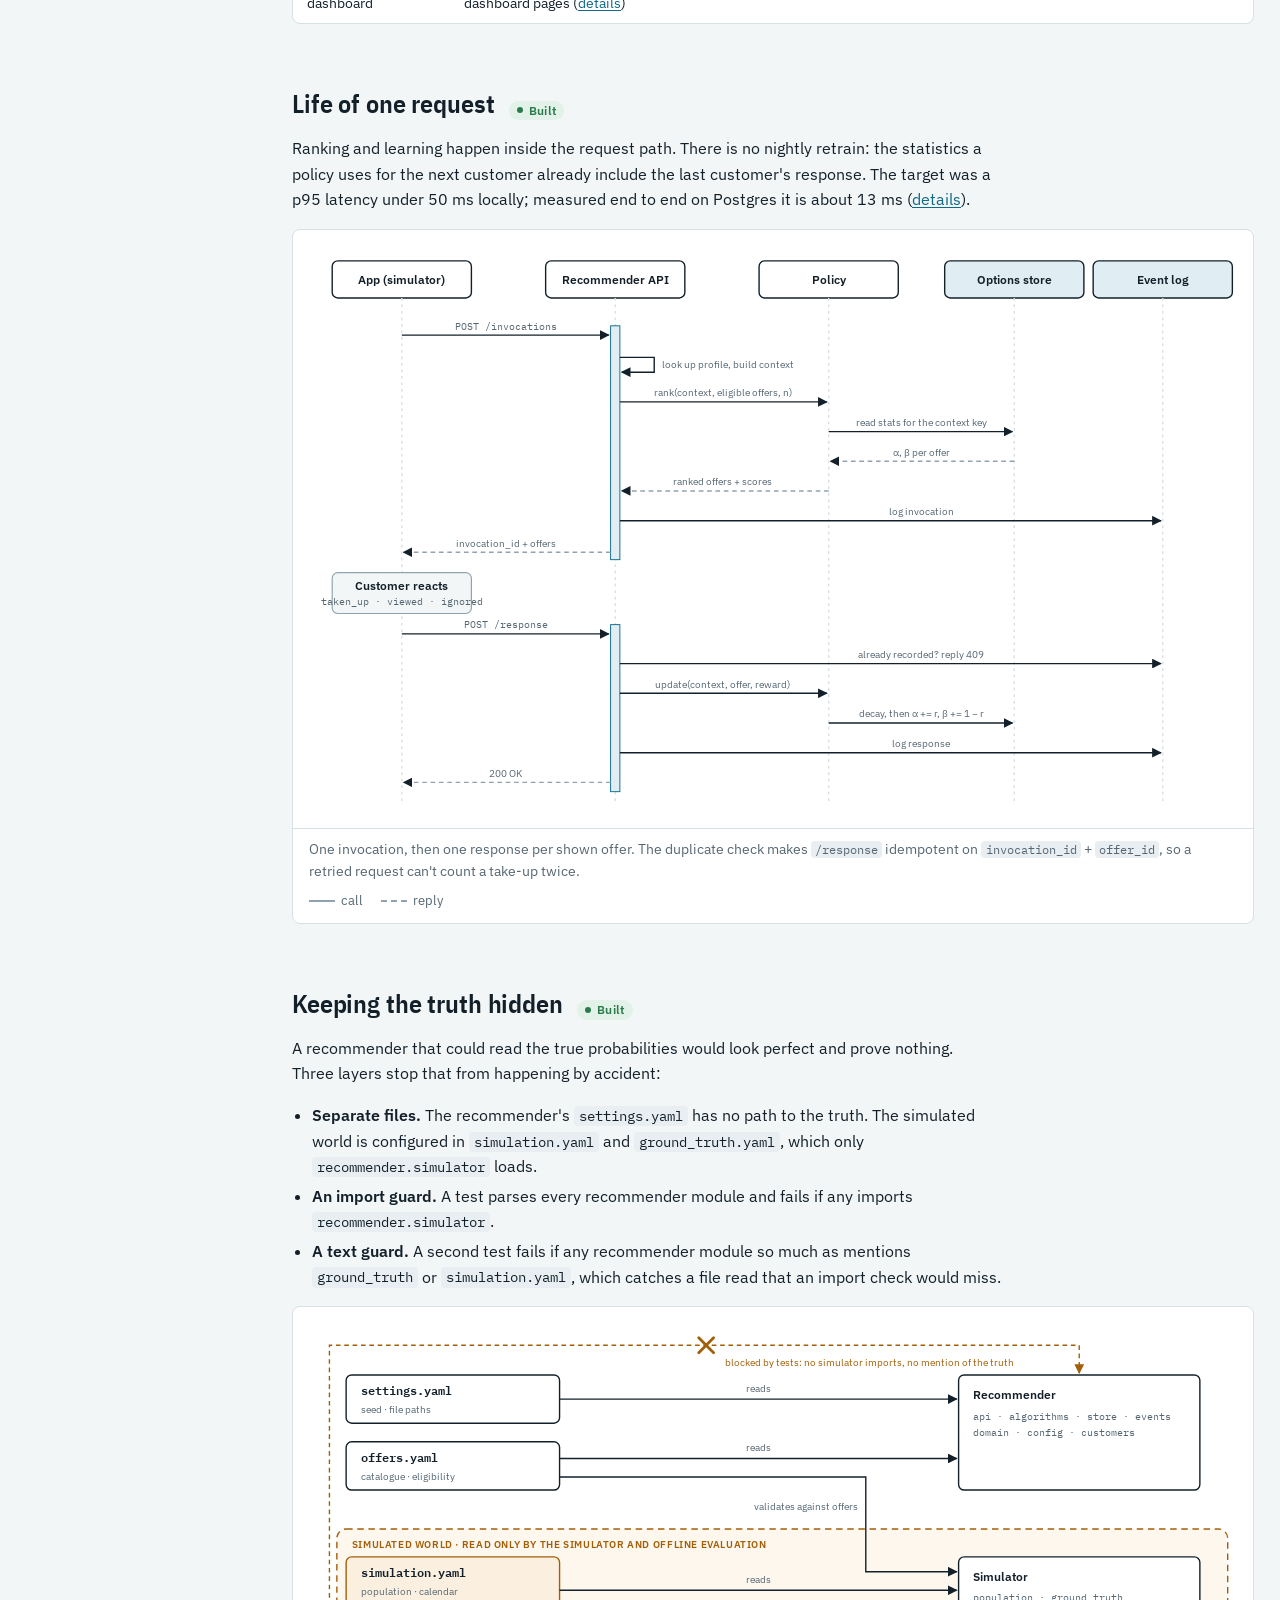
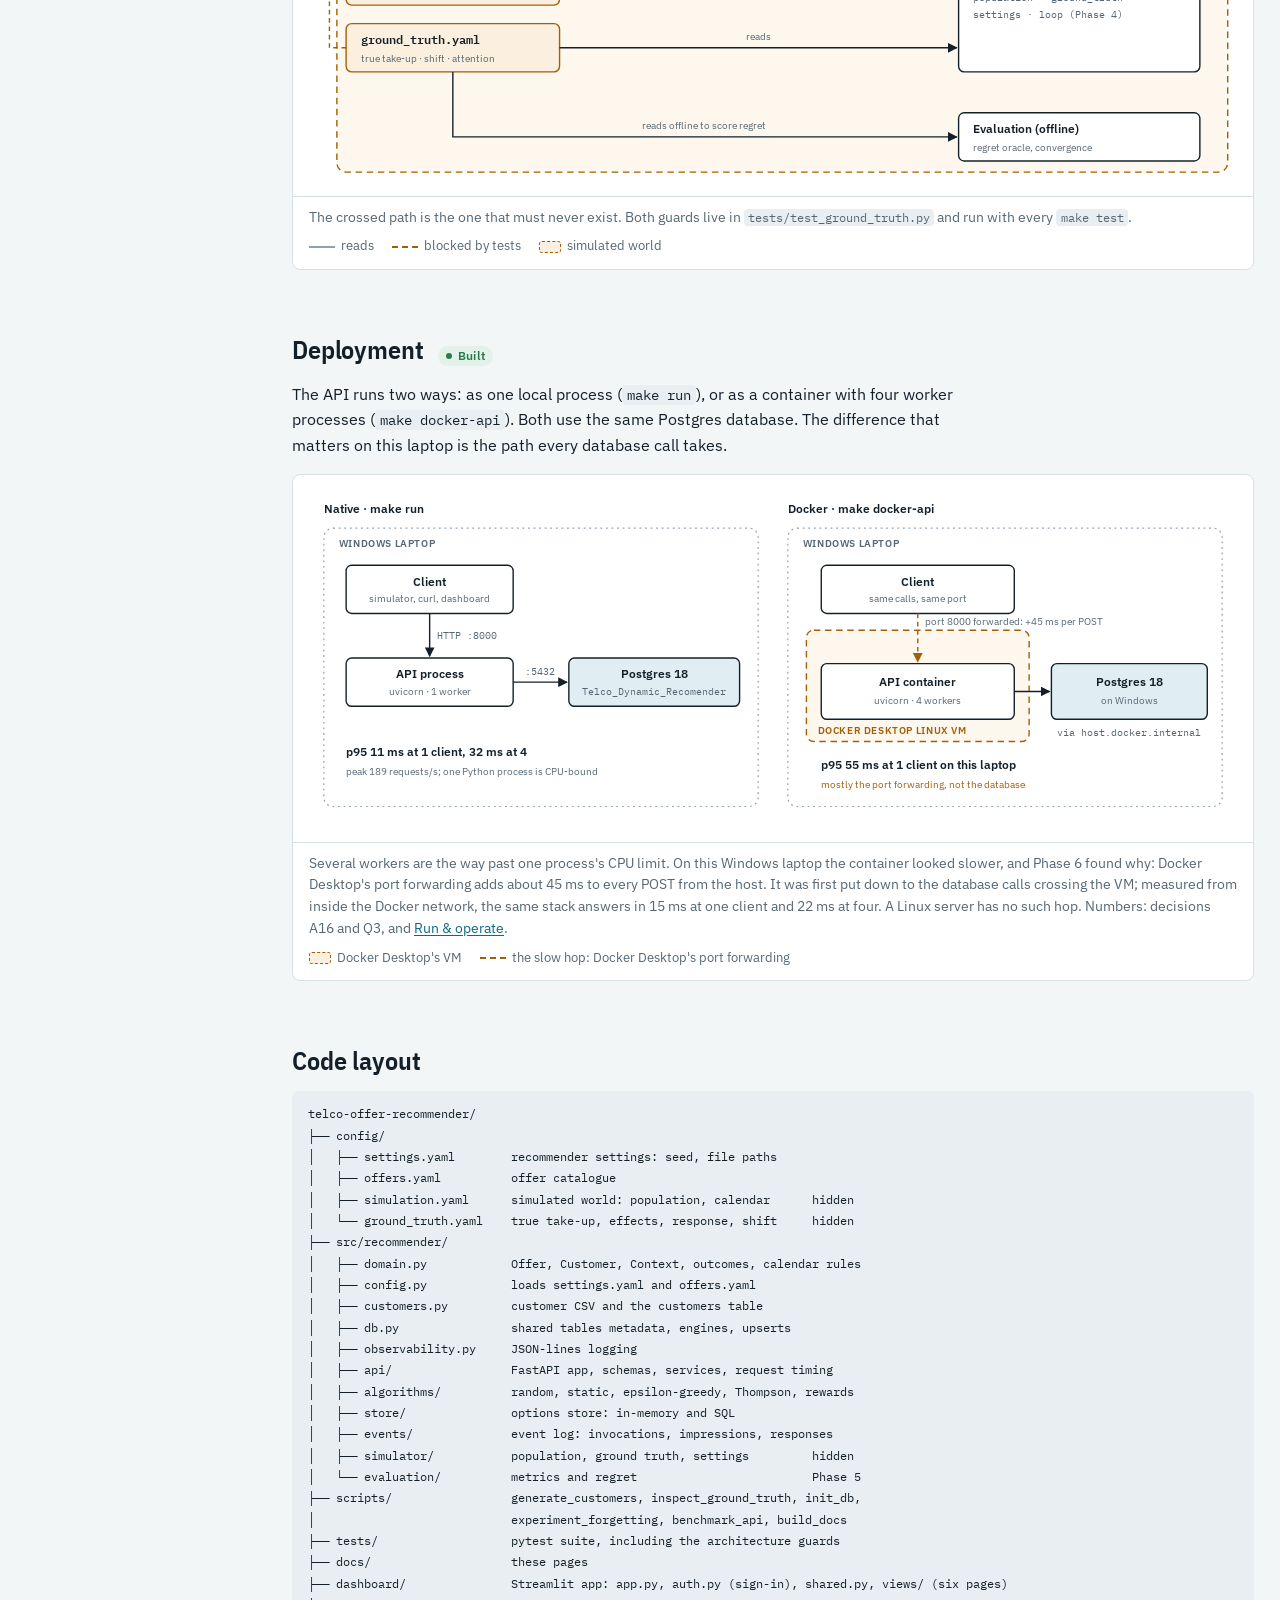
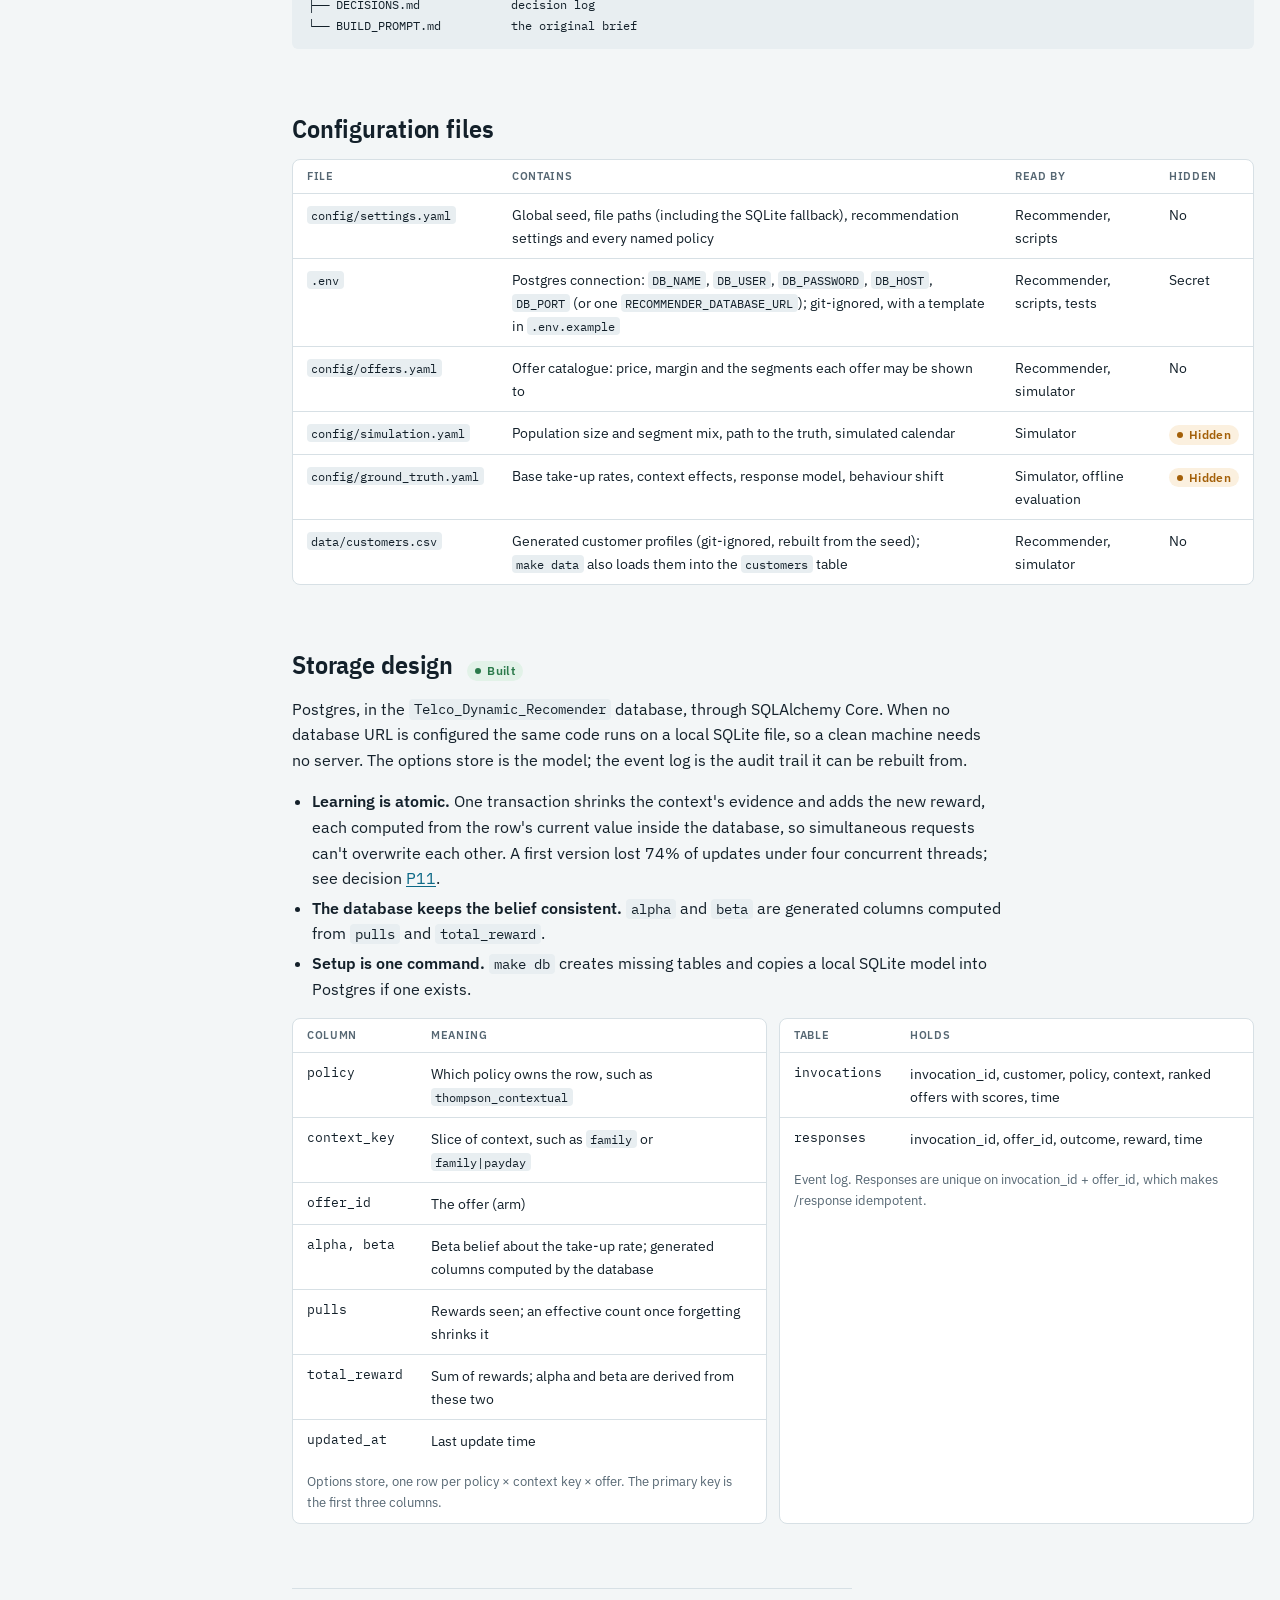
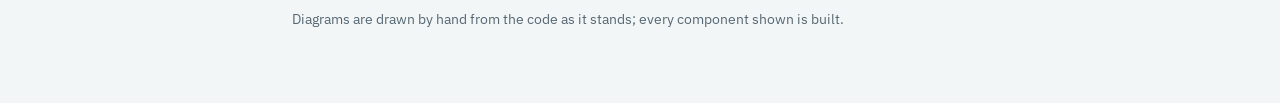
<file: docs/architecture.html>
<!doctype html>
<html lang="en">
<head>
<meta charset="utf-8">
<meta name="viewport" content="width=device-width, initial-scale=1, viewport-fit=cover">
<title>Recommender Architecture</title>
<meta name="claude:viewport-fit-sides" content="cover">
<meta name="description" content="Components of the dynamic offer recommender, the life of one request, and how the hidden truth is kept away from the recommender.">
<link rel="preconnect" href="https://fonts.googleapis.com">
<link rel="preconnect" href="https://fonts.gstatic.com" crossorigin>
<link rel="stylesheet" href="https://fonts.googleapis.com/css2?family=IBM+Plex+Mono:wght@400;500&amp;family=IBM+Plex+Sans+Condensed:wght@500;600&amp;family=IBM+Plex+Sans:ital,wght@0,400;0,500;0,600;1,400&amp;display=swap">
<link rel="stylesheet" href="assets/docs.css">
<script src="assets/docs.js"></script>
</head>
<body>
<div class="shell">
<nav class="sidenav" aria-label="Documentation">
<!-- BEGIN generated:sidenav -->
<a class="brand" href="index.html"><b>Telco Dynamic Recommender</b><span>Project documentation</span></a>
<div><p class="nav-label">Pages</p>
<ul class="pages">
<li><a href="index.html">Overview</a></li>
<li><a href="how-it-works.html">How it works</a></li>
<li><a href="product.html">Product</a></li>
<li><a href="architecture.html" aria-current=page>Architecture</a></li>
<li><a href="simulation.html">Simulated world</a></li>
<li><a href="models.html">Policies &amp; models</a></li>
<li><a href="api.html">API</a></li>
<li><a href="results.html">Results</a></li>
<li><a href="dashboard.html">Dashboard</a></li>
<li><a href="operations.html">Run &amp; operate</a></li>
<li><a href="workflows.html">Workflows</a></li>
<li><a href="decisions.html">Decisions</a></li>
<li><a href="stack.html">Tools &amp; quality</a></li>
</ul></div>
<div class="phase-block"><p class="nav-label">Build status</p>
<ul class="phases">
<li><span>1 · Domain &amp; data</span><span class="chip built">Built</span></li>
<li><span>2 · Algorithms</span><span class="chip built">Built</span></li>
<li><span>3 · Real-time API</span><span class="chip built">Built</span></li>
<li><span>4 · Simulator</span><span class="chip built">Built</span></li>
<li><span>5 · Evaluation &amp; dashboard</span><span class="chip built">Built</span></li>
<li><span>6 · Quality &amp; delivery</span><span class="chip built">Built</span></li>
</ul></div>
<a class="repo-link" href="https://github.com/SeanM04/telco-offer-recommender">The code on GitHub</a>
<button class="theme-toggle" type="button">Theme: system</button>
<!-- END generated:sidenav -->
</nav>

<main>
<header class="page-head">
  <p class="eyebrow">Architecture</p>
  <h1>How the pieces fit together</h1>
  <p class="lede">Two worlds share one repository: the recommender, which has to learn, and the simulated world, which knows the answers. Everything here is designed so the first can never peek at the second.</p>
  <ul class="toc">
    <li><a href="#overview">System overview</a></li>
    <li><a href="#lifecycle">Life of one request</a></li>
    <li><a href="#boundary">Keeping the truth hidden</a></li>
    <li><a href="#layout">Code layout</a></li>
    <li><a href="#config">Configuration files</a></li>
    <li><a href="#storage">Storage design</a></li>
    <li><a href="#deployment">Deployment</a></li>
  </ul>
</header>

<section aria-labelledby="overview">
  <h2 id="overview">System overview</h2>
  <p>The simulator plays the part of the app and its customers. It calls the recommender over HTTP exactly as a real app would, so the API, policies and stores are exercised the same way in a simulation run as they would be in production.</p>
  <figure class="fig">
    <div class="fig-scroll">
      <svg class="dg" viewBox="0 0 1000 510" style="min-width: 820px" role="img" aria-label="System overview. Inside the hidden simulated world, a customer generator writes customer profiles to a CSV file, the ground truth draws outcomes, and the simulation loop calls the recommender API. The API looks up profiles, asks bandit policies to rank and update, and logs every call. Policies read and write the options store. Evaluation reads the event log and the dashboard shows metrics and posteriors.">
        <defs>
          <marker id="a1-ah" viewBox="0 0 10 10" refX="9" refY="5" markerWidth="7" markerHeight="7" orient="auto-start-reverse"><path d="M0 0L10 5L0 10z" class="ah"/></marker>
          <marker id="a1-ahs" viewBox="0 0 10 10" refX="9" refY="5" markerWidth="7" markerHeight="7" orient="auto-start-reverse"><path d="M0 0L10 5L0 10z" class="ah strong"/></marker>
        </defs>

        <rect class="zone" x="16" y="40" width="244" height="460" rx="10"/>
        <text class="zone-label" x="32" y="62">SIMULATED WORLD</text>
        <text class="s hidden-text" x="32" y="78">hidden from the recommender</text>

        <rect class="box built" x="32" y="96" width="212" height="60" rx="6"/>
        <text class="t" x="48" y="121">Customer generator</text>
        <text class="s" x="48" y="141">population.py · seeded</text>

        <rect class="box built" x="32" y="206" width="212" height="60" rx="6"/>
        <text class="t" x="48" y="231">Simulation loop</text>
        <text class="s" x="48" y="251">engine.py · fast or via the API</text>

        <rect class="box built secret" x="32" y="316" width="212" height="60" rx="6"/>
        <text class="t" x="48" y="341">Ground truth</text>
        <text class="s" x="48" y="361">true take-up · response model</text>

        <rect class="box built secret" x="32" y="426" width="212" height="60" rx="6"/>
        <text class="t" x="48" y="451">Hidden config</text>
        <text class="s mono" x="48" y="471">simulation · ground_truth.yaml</text>

        <rect class="box built store" x="388" y="96" width="244" height="60" rx="6"/>
        <text class="t" x="404" y="121">Customers table</text>
        <text class="s" x="404" y="141">profiles the business holds · Postgres</text>

        <rect class="box built" x="388" y="206" width="244" height="60" rx="6"/>
        <text class="t" x="404" y="231">Recommender API</text>
        <text class="s" x="404" y="251">FastAPI · 8 endpoints · p95 11 ms</text>

        <rect class="box built" x="388" y="316" width="244" height="60" rx="6"/>
        <text class="t" x="404" y="341">Bandit policies</text>
        <text class="s" x="404" y="361">random · static · ε-greedy · Thompson</text>

        <rect class="box built store" x="388" y="426" width="244" height="60" rx="6"/>
        <text class="t" x="404" y="451">Options store</text>
        <text class="s" x="404" y="471">α, β, pulls per context key · Postgres</text>

        <rect class="box built store" x="740" y="206" width="244" height="60" rx="6"/>
        <text class="t" x="756" y="231">Event log</text>
        <text class="s" x="756" y="251">invocations + responses · Postgres</text>

        <rect class="box built" x="740" y="316" width="244" height="60" rx="6"/>
        <text class="t" x="756" y="341">Evaluation (offline)</text>
        <text class="s hidden-text" x="756" y="361">regret against an oracle on the truth</text>

        <rect class="box built" x="740" y="426" width="244" height="60" rx="6"/>
        <text class="t" x="756" y="451">Dashboard</text>
        <text class="s" x="756" y="471">Streamlit · six pages</text>

        <path class="edge strong" d="M244 126H386" marker-end="url(#a1-ahs)"/>
        <text class="lbl" x="315" y="118" text-anchor="middle">writes</text>
        <path class="edge strong" d="M138 156V204" marker-end="url(#a1-ahs)"/>
        <text class="lbl" x="146" y="184">samples customers</text>
        <path class="edge strong" d="M138 316V268" marker-end="url(#a1-ahs)"/>
        <text class="lbl" x="146" y="296">draws outcomes</text>
        <path class="edge strong" d="M138 426V378" marker-end="url(#a1-ahs)"/>
        <text class="lbl" x="146" y="406">loads</text>
        <path class="edge strong" d="M246 236H386" marker-start="url(#a1-ahs)" marker-end="url(#a1-ahs)"/>
        <text class="lbl mono" x="316" y="228" text-anchor="middle">/invocations</text>
        <text class="lbl mono" x="316" y="252" text-anchor="middle">/response</text>
        <path class="edge strong" d="M510 156V204" marker-end="url(#a1-ahs)"/>
        <text class="lbl" x="518" y="184">profile lookup</text>
        <path class="edge strong" d="M510 266V314" marker-end="url(#a1-ahs)"/>
        <text class="lbl" x="518" y="294">rank · update</text>
        <path class="edge strong" d="M510 378V424" marker-start="url(#a1-ahs)" marker-end="url(#a1-ahs)"/>
        <text class="lbl" x="518" y="404">reads · writes</text>
        <path class="edge strong" d="M632 236H738" marker-end="url(#a1-ahs)"/>
        <text class="lbl" x="686" y="228" text-anchor="middle">logs every call</text>
        <path class="edge strong" d="M862 266V314" marker-end="url(#a1-ahs)"/>
        <text class="lbl" x="870" y="294">events</text>
        <path class="edge strong" d="M862 376V424" marker-end="url(#a1-ahs)"/>
        <text class="lbl" x="870" y="404">metrics</text>
        <path class="edge strong" d="M632 456H738" marker-end="url(#a1-ahs)"/>
        <text class="lbl" x="686" y="448" text-anchor="middle">posteriors</text>
      </svg>
    </div>
    <figcaption>
      <span>The amber zone is the simulated world. Only customer profiles leave it, because a real business holds those too. Evaluation is the one other reader of the truth, offline, to compute regret.</span>
      <span class="legend"><span><i></i>built</span><span><i class="zone"></i>hidden from the recommender</span></span>
    </figcaption>
  </figure>

  <div class="table-wrap">
    <table>
      <thead><tr><th>Component</th><th>Responsibility</th><th>Where</th><th>Status</th></tr></thead>
      <tbody>
        <tr><td>Domain model</td><td>Offer, Customer and Context types, outcome names, calendar rules (time of day, payday week)</td><td><code>src/recommender/domain.py</code></td><td><span class="chip built">Built</span></td></tr>
        <tr><td>Configuration</td><td>Loads and validates settings and the offer catalogue</td><td><code>src/recommender/config.py</code></td><td><span class="chip built">Built</span></td></tr>
        <tr><td>Customer table</td><td>Reads and validates customer profiles</td><td><code>src/recommender/customers.py</code></td><td><span class="chip built">Built</span></td></tr>
        <tr><td>Simulator</td><td>Synthetic population, hidden ground truth, response model, behaviour shift</td><td><code>src/recommender/simulator/</code></td><td><span class="chip built">Built</span></td></tr>
        <tr><td>Bandit policies</td><td>Rank offers and learn from rewards; contextual keys; forgetting; pluggable rewards (<a href="models.html">details</a>)</td><td><code>src/recommender/algorithms/</code></td><td><span class="chip built">Built</span></td></tr>
        <tr><td>Options store</td><td>Persist arm statistics per policy, context key and offer</td><td><code>src/recommender/store/</code></td><td><span class="chip built">Built</span></td></tr>
        <tr><td>API and event log</td><td>/invocations, /response, idempotency, logging every event (<a href="api.html">details</a>)</td><td><code>src/recommender/api/</code>, <code>events/</code></td><td><span class="chip built">Built</span></td></tr>
        <tr><td>Simulation loop</td><td>Drive 50,000 app opens, apply the behaviour shift, score against the oracle (<a href="results.html">results</a>)</td><td><code>simulator/engine.py</code>, <code>scripts/run_simulation.py</code></td><td><span class="chip built">Built</span></td></tr>
        <tr><td>Evaluation and dashboard</td><td>Take-up, revenue, regret, convergence, selection share; five dashboard pages (<a href="dashboard.html">details</a>)</td><td><code>evaluation/</code>, <code>dashboard/</code></td><td><span class="chip built">Built</span></td></tr>
      </tbody>
    </table>
  </div>
</section>

<section aria-labelledby="lifecycle">
  <div class="section-head"><h2 id="lifecycle">Life of one request</h2><span class="chip built">Built</span></div>
  <p>Ranking and learning happen inside the request path. There is no nightly retrain: the statistics a policy uses for the next customer already include the last customer's response. The target was a p95 latency under 50 ms locally; measured end to end on Postgres it is about 13 ms (<a href="api.html#latency">details</a>).</p>
  <figure class="fig">
    <div class="fig-scroll">
      <svg class="dg" viewBox="0 0 1000 610" style="min-width: 820px" role="img" aria-label="Sequence of one request. The app posts an invocation; the API builds the context, asks the policy to rank eligible offers, the policy reads statistics from the options store, the API logs the invocation and returns ranked offers. After the customer reacts, the app posts a response; the API checks for duplicates, asks the policy to update, the policy applies decay and updates alpha and beta in the options store, and the API logs the response.">
        <defs>
          <marker id="a2-ah" viewBox="0 0 10 10" refX="9" refY="5" markerWidth="7" markerHeight="7" orient="auto-start-reverse"><path d="M0 0L10 5L0 10z" class="ah strong"/></marker>
        </defs>
        <rect class="box built" x="25" y="16" width="150" height="40" rx="6"/>
        <text class="t" x="100" y="41" text-anchor="middle">App (simulator)</text>
        <rect class="box built" x="255" y="16" width="150" height="40" rx="6"/>
        <text class="t" x="330" y="41" text-anchor="middle">Recommender API</text>
        <rect class="box built" x="485" y="16" width="150" height="40" rx="6"/>
        <text class="t" x="560" y="41" text-anchor="middle">Policy</text>
        <rect class="box built store" x="685" y="16" width="150" height="40" rx="6"/>
        <text class="t" x="760" y="41" text-anchor="middle">Options store</text>
        <rect class="box built store" x="845" y="16" width="150" height="40" rx="6"/>
        <text class="t" x="920" y="41" text-anchor="middle">Event log</text>

        <line class="lifeline" x1="100" y1="56" x2="100" y2="600"/>
        <line class="lifeline" x1="330" y1="56" x2="330" y2="600"/>
        <line class="lifeline" x1="560" y1="56" x2="560" y2="600"/>
        <line class="lifeline" x1="760" y1="56" x2="760" y2="600"/>
        <line class="lifeline" x1="920" y1="56" x2="920" y2="600"/>
        <rect class="act" x="325" y="86" width="10" height="252"/>
        <rect class="act" x="325" y="408" width="10" height="180"/>

        <path class="edge strong" d="M100 96H323" marker-end="url(#a2-ah)"/>
        <text class="lbl mono" x="212" y="90" text-anchor="middle">POST /invocations</text>
        <path class="edge strong" d="M335 120H372V136H337" marker-end="url(#a2-ah)"/>
        <text class="lbl" x="380" y="132">look up profile, build context</text>
        <path class="edge strong" d="M335 168H558" marker-end="url(#a2-ah)"/>
        <text class="lbl" x="446" y="162" text-anchor="middle">rank(context, eligible offers, n)</text>
        <path class="edge strong" d="M560 200H758" marker-end="url(#a2-ah)"/>
        <text class="lbl" x="660" y="194" text-anchor="middle">read stats for the context key</text>
        <path class="edge planned" d="M760 232H562" marker-end="url(#a2-ah)"/>
        <text class="lbl" x="660" y="226" text-anchor="middle">α, β per offer</text>
        <path class="edge planned" d="M560 264H337" marker-end="url(#a2-ah)"/>
        <text class="lbl" x="446" y="258" text-anchor="middle">ranked offers + scores</text>
        <path class="edge strong" d="M335 296H918" marker-end="url(#a2-ah)"/>
        <text class="lbl" x="660" y="290" text-anchor="middle">log invocation</text>
        <path class="edge planned" d="M325 330H102" marker-end="url(#a2-ah)"/>
        <text class="lbl" x="212" y="324" text-anchor="middle">invocation_id + offers</text>

        <rect class="box term" x="25" y="352" width="150" height="44" rx="6"/>
        <text class="t" x="100" y="371" text-anchor="middle">Customer reacts</text>
        <text class="s mono" x="100" y="387" text-anchor="middle">taken_up · viewed · ignored</text>

        <path class="edge strong" d="M100 418H323" marker-end="url(#a2-ah)"/>
        <text class="lbl mono" x="212" y="412" text-anchor="middle">POST /response</text>
        <path class="edge strong" d="M335 450H918" marker-end="url(#a2-ah)"/>
        <text class="lbl" x="660" y="444" text-anchor="middle">already recorded? reply 409</text>
        <path class="edge strong" d="M335 482H558" marker-end="url(#a2-ah)"/>
        <text class="lbl" x="446" y="476" text-anchor="middle">update(context, offer, reward)</text>
        <path class="edge strong" d="M560 514H758" marker-end="url(#a2-ah)"/>
        <text class="lbl" x="660" y="508" text-anchor="middle">decay, then α += r, β += 1 − r</text>
        <path class="edge strong" d="M335 546H918" marker-end="url(#a2-ah)"/>
        <text class="lbl" x="660" y="540" text-anchor="middle">log response</text>
        <path class="edge planned" d="M325 578H102" marker-end="url(#a2-ah)"/>
        <text class="lbl" x="212" y="572" text-anchor="middle">200 OK</text>
      </svg>
    </div>
    <figcaption>
      <span>One invocation, then one response per shown offer. The duplicate check makes <code>/response</code> idempotent on <code>invocation_id</code> + <code>offer_id</code>, so a retried request can't count a take-up twice.</span>
      <span class="legend"><span><i></i>call</span><span><i class="dash"></i>reply</span></span>
    </figcaption>
  </figure>
</section>

<section aria-labelledby="boundary">
  <div class="section-head"><h2 id="boundary">Keeping the truth hidden</h2><span class="chip built">Built</span></div>
  <p>A recommender that could read the true probabilities would look perfect and prove nothing. Three layers stop that from happening by accident:</p>
  <ul>
    <li><strong>Separate files.</strong> The recommender's <code>settings.yaml</code> has no path to the truth. The simulated world is configured in <code>simulation.yaml</code> and <code>ground_truth.yaml</code>, which only <code>recommender.simulator</code> loads.</li>
    <li><strong>An import guard.</strong> A test parses every recommender module and fails if any imports <code>recommender.simulator</code>.</li>
    <li><strong>A text guard.</strong> A second test fails if any recommender module so much as mentions <code>ground_truth</code> or <code>simulation.yaml</code>, which catches a file read that an import check would miss.</li>
  </ul>
  <figure class="fig">
    <div class="fig-scroll">
      <svg class="dg" viewBox="0 0 1000 492" style="min-width: 820px" role="img" aria-label="Who reads which configuration file. The recommender reads settings.yaml and offers.yaml. The simulator reads offers.yaml, simulation.yaml and ground_truth.yaml. Offline evaluation reads ground_truth.yaml. A path from ground_truth.yaml to the recommender is blocked by tests.">
        <defs>
          <marker id="a3-ah" viewBox="0 0 10 10" refX="9" refY="5" markerWidth="7" markerHeight="7" orient="auto-start-reverse"><path d="M0 0L10 5L0 10z" class="ah strong"/></marker>
          <marker id="a3-ahp" viewBox="0 0 10 10" refX="9" refY="5" markerWidth="7" markerHeight="7" orient="auto-start-reverse"><path d="M0 0L10 5L0 10z" class="ah"/></marker>
          <marker id="a3-ahb" viewBox="0 0 10 10" refX="9" refY="5" markerWidth="7" markerHeight="7" orient="auto-start-reverse"><path d="M0 0L10 5L0 10z" class="ah blocked"/></marker>
        </defs>

        <rect class="zone" x="30" y="222" width="960" height="262" rx="10"/>
        <text class="zone-label" x="46" y="242">SIMULATED WORLD · READ ONLY BY THE SIMULATOR AND OFFLINE EVALUATION</text>

        <rect class="box built" x="40" y="56" width="230" height="52" rx="6"/>
        <text class="t mono" x="56" y="78">settings.yaml</text>
        <text class="s" x="56" y="97">seed · file paths</text>
        <rect class="box built" x="40" y="128" width="230" height="52" rx="6"/>
        <text class="t mono" x="56" y="150">offers.yaml</text>
        <text class="s" x="56" y="169">catalogue · eligibility</text>
        <rect class="box built secret" x="40" y="252" width="230" height="52" rx="6"/>
        <text class="t mono" x="56" y="274">simulation.yaml</text>
        <text class="s" x="56" y="293">population · calendar</text>
        <rect class="box built secret" x="40" y="324" width="230" height="52" rx="6"/>
        <text class="t mono" x="56" y="346">ground_truth.yaml</text>
        <text class="s" x="56" y="365">true take-up · shift · attention</text>

        <rect class="box built" x="700" y="56" width="260" height="124" rx="6"/>
        <text class="t" x="716" y="82">Recommender</text>
        <text class="s mono" x="716" y="104">api · algorithms · store · events</text>
        <text class="s mono" x="716" y="122">domain · config · customers</text>
        <rect class="box built" x="700" y="252" width="260" height="124" rx="6"/>
        <text class="t" x="716" y="278">Simulator</text>
        <text class="s mono" x="716" y="300">population · ground_truth</text>
        <text class="s mono" x="716" y="318">settings · loop (Phase 4)</text>
        <rect class="box built" x="700" y="420" width="260" height="52" rx="6"/>
        <text class="t" x="716" y="442">Evaluation (offline)</text>
        <text class="s" x="716" y="461">regret oracle, convergence</text>

        <path class="edge strong" d="M270 82H698" marker-end="url(#a3-ah)"/>
        <text class="lbl" x="484" y="74" text-anchor="middle">reads</text>
        <path class="edge strong" d="M270 146H698" marker-end="url(#a3-ah)"/>
        <text class="lbl" x="484" y="138" text-anchor="middle">reads</text>
        <path class="edge strong" d="M270 166H600V268H698" marker-end="url(#a3-ah)"/>
        <text class="lbl" x="592" y="202" text-anchor="end">validates against offers</text>
        <path class="edge strong" d="M270 288H698" marker-end="url(#a3-ah)"/>
        <text class="lbl" x="484" y="280" text-anchor="middle">reads</text>
        <path class="edge strong" d="M270 350H698" marker-end="url(#a3-ah)"/>
        <text class="lbl" x="484" y="342" text-anchor="middle">reads</text>
        <path class="edge strong" d="M155 376V446H698" marker-end="url(#a3-ah)"/>
        <text class="lbl" x="426" y="438" text-anchor="middle">reads offline to score regret</text>

        <path class="edge blocked" d="M40 350H22V24H830V54" marker-end="url(#a3-ahb)"/>
        <line class="cross" x1="420" y1="16" x2="436" y2="32"/>
        <line class="cross" x1="420" y1="32" x2="436" y2="16"/>
        <text class="lbl hidden-text" x="448" y="46">blocked by tests: no simulator imports, no mention of the truth</text>
      </svg>
    </div>
    <figcaption>
      <span>The crossed path is the one that must never exist. Both guards live in <code>tests/test_ground_truth.py</code> and run with every <code>make test</code>.</span>
      <span class="legend"><span><i></i>reads</span><span><i class="blocked"></i>blocked by tests</span><span><i class="zone"></i>simulated world</span></span>
    </figcaption>
  </figure>
</section>

<section aria-labelledby="deployment">
  <div class="section-head"><h2 id="deployment">Deployment</h2><span class="chip built">Built</span></div>
  <p>The API runs two ways: as one local process (<code>make run</code>), or as a container with four worker processes (<code>make docker-api</code>). Both use the same Postgres database. The difference that matters on this laptop is the path every database call takes.</p>
  <figure class="fig">
    <div class="fig-scroll">
      <svg class="dg" viewBox="0 0 1000 360" style="min-width: 820px" role="img" aria-label="Two deployments compared. Native: a client calls one uvicorn process on port 8000, which talks to Postgres on port 5432, all on the Windows laptop; p95 11 ms at one client. Docker: the client calls port 8000, forwarded into a container with four uvicorn workers inside Docker Desktop's Linux VM; the container reaches Postgres on Windows through host.docker.internal; p95 55 ms at one client measured from the host, most of it added by Docker Desktop's port forwarding.">
        <defs>
          <marker id="d1-ah" viewBox="0 0 10 10" refX="9" refY="5" markerWidth="7" markerHeight="7" orient="auto-start-reverse"><path d="M0 0L10 5L0 10z" class="ah strong"/></marker>
          <marker id="d1-ahb" viewBox="0 0 10 10" refX="9" refY="5" markerWidth="7" markerHeight="7" orient="auto-start-reverse"><path d="M0 0L10 5L0 10z" class="ah blocked"/></marker>
        </defs>

        <text class="t" x="16" y="24">Native · make run</text>
        <rect class="frame" x="16" y="40" width="468" height="300" rx="10"/>
        <text class="zone-label" x="32" y="60" style="fill: var(--muted)">WINDOWS LAPTOP</text>
        <rect class="box built" x="40" y="80" width="180" height="52" rx="6"/>
        <text class="t" x="130" y="102" text-anchor="middle">Client</text>
        <text class="s" x="130" y="120" text-anchor="middle">simulator, curl, dashboard</text>
        <rect class="box built" x="40" y="180" width="180" height="52" rx="6"/>
        <text class="t" x="130" y="202" text-anchor="middle">API process</text>
        <text class="s" x="130" y="220" text-anchor="middle">uvicorn · 1 worker</text>
        <rect class="box built store" x="280" y="180" width="184" height="52" rx="6"/>
        <text class="t" x="372" y="202" text-anchor="middle">Postgres 18</text>
        <text class="s mono" x="372" y="220" text-anchor="middle">Telco_Dynamic_Recomender</text>
        <path class="edge strong" d="M130 132V178" marker-end="url(#d1-ah)"/>
        <text class="lbl mono" x="138" y="160">HTTP :8000</text>
        <path class="edge strong" d="M220 206H278" marker-end="url(#d1-ah)"/>
        <text class="lbl mono" x="249" y="198" text-anchor="middle">:5432</text>
        <text class="t" x="40" y="286">p95 11 ms at 1 client, 32 ms at 4</text>
        <text class="s" x="40" y="306">peak 189 requests/s; one Python process is CPU-bound</text>

        <text class="t" x="516" y="24">Docker · make docker-api</text>
        <rect class="frame" x="516" y="40" width="468" height="300" rx="10"/>
        <text class="zone-label" x="532" y="60" style="fill: var(--muted)">WINDOWS LAPTOP</text>
        <rect class="zone" x="536" y="150" width="240" height="120" rx="8"/>
        <text class="zone-label" x="548" y="262">DOCKER DESKTOP LINUX VM</text>
        <rect class="box built" x="552" y="80" width="208" height="52" rx="6"/>
        <text class="t" x="656" y="102" text-anchor="middle">Client</text>
        <text class="s" x="656" y="120" text-anchor="middle">same calls, same port</text>
        <rect class="box built" x="552" y="186" width="208" height="60" rx="6"/>
        <text class="t" x="656" y="210" text-anchor="middle">API container</text>
        <text class="s" x="656" y="230" text-anchor="middle">uvicorn · 4 workers</text>
        <rect class="box built store" x="800" y="186" width="168" height="60" rx="6"/>
        <text class="t" x="884" y="210" text-anchor="middle">Postgres 18</text>
        <text class="s" x="884" y="230" text-anchor="middle">on Windows</text>
        <path class="edge blocked" d="M656 132V184" marker-end="url(#d1-ahb)"/>
        <text class="lbl" x="664" y="144">port 8000 forwarded: +45 ms per POST</text>
        <path class="edge strong" d="M760 216H798" marker-end="url(#d1-ah)"/>
        <text class="lbl mono" x="884" y="264" text-anchor="middle">via host.docker.internal</text>
        <text class="t" x="552" y="300">p95 55 ms at 1 client on this laptop</text>
        <text class="s hidden-text" x="552" y="320">mostly the port forwarding, not the database</text>
      </svg>
    </div>
    <figcaption>
      <span>Several workers are the way past one process's CPU limit. On this Windows laptop the container looked slower, and Phase 6 found why: Docker Desktop's port forwarding adds about 45 ms to every POST from the host. It was first put down to the database calls crossing the VM; measured from inside the Docker network, the same stack answers in 15 ms at one client and 22 ms at four. A Linux server has no such hop. Numbers: decisions A16 and Q3, and <a href="operations.html#performance">Run &amp; operate</a>.</span>
      <span class="legend"><span><i class="zone"></i>Docker Desktop's VM</span><span><i class="blocked"></i>the slow hop: Docker Desktop's port forwarding</span></span>
    </figcaption>
  </figure>
</section>

<section aria-labelledby="layout">
  <h2 id="layout">Code layout</h2>
<pre><code>telco-offer-recommender/
├── config/
│   ├── settings.yaml        recommender settings: seed, file paths
│   ├── offers.yaml          offer catalogue
│   ├── simulation.yaml      simulated world: population, calendar      hidden
│   └── ground_truth.yaml    true take-up, effects, response, shift     hidden
├── src/recommender/
│   ├── domain.py            Offer, Customer, Context, outcomes, calendar rules
│   ├── config.py            loads settings.yaml and offers.yaml
│   ├── customers.py         customer CSV and the customers table
│   ├── db.py                shared tables metadata, engines, upserts
│   ├── observability.py     JSON-lines logging
│   ├── api/                 FastAPI app, schemas, services, request timing
│   ├── algorithms/          random, static, epsilon-greedy, Thompson, rewards
│   ├── store/               options store: in-memory and SQL
│   ├── events/              event log: invocations, impressions, responses
│   ├── simulator/           population, ground truth, settings         hidden
│   └── evaluation/          metrics and regret                         Phase 5
├── scripts/                 generate_customers, inspect_ground_truth, init_db,
│                            experiment_forgetting, benchmark_api, build_docs
├── tests/                   pytest suite, including the architecture guards
├── docs/                    these pages
├── dashboard/               Streamlit app: app.py, auth.py (sign-in), shared.py, views/ (six pages)
├── DECISIONS.md             decision log
└── BUILD_PROMPT.md          the original brief</code></pre>
</section>

<section aria-labelledby="config">
  <h2 id="config">Configuration files</h2>
  <div class="table-wrap">
    <table>
      <thead><tr><th>File</th><th>Contains</th><th>Read by</th><th>Hidden</th></tr></thead>
      <tbody>
        <tr><td><code>config/settings.yaml</code></td><td>Global seed, file paths (including the SQLite fallback), recommendation settings and every named policy</td><td>Recommender, scripts</td><td>No</td></tr>
        <tr><td><code>.env</code></td><td>Postgres connection: <code>DB_NAME</code>, <code>DB_USER</code>, <code>DB_PASSWORD</code>, <code>DB_HOST</code>, <code>DB_PORT</code> (or one <code>RECOMMENDER_DATABASE_URL</code>); git-ignored, with a template in <code>.env.example</code></td><td>Recommender, scripts, tests</td><td>Secret</td></tr>
        <tr><td><code>config/offers.yaml</code></td><td>Offer catalogue: price, margin and the segments each offer may be shown to</td><td>Recommender, simulator</td><td>No</td></tr>
        <tr><td><code>config/simulation.yaml</code></td><td>Population size and segment mix, path to the truth, simulated calendar</td><td>Simulator</td><td><span class="chip hidden">Hidden</span></td></tr>
        <tr><td><code>config/ground_truth.yaml</code></td><td>Base take-up rates, context effects, response model, behaviour shift</td><td>Simulator, offline evaluation</td><td><span class="chip hidden">Hidden</span></td></tr>
        <tr><td><code>data/customers.csv</code></td><td>Generated customer profiles (git-ignored, rebuilt from the seed); <code>make data</code> also loads them into the <code>customers</code> table</td><td>Recommender, simulator</td><td>No</td></tr>
      </tbody>
    </table>
  </div>
</section>

<section aria-labelledby="storage">
  <div class="section-head"><h2 id="storage">Storage design</h2><span class="chip built">Built</span></div>
  <p>Postgres, in the <code>Telco_Dynamic_Recomender</code> database, through SQLAlchemy Core. When no database URL is configured the same code runs on a local SQLite file, so a clean machine needs no server. The options store is the model; the event log is the audit trail it can be rebuilt from.</p>
  <ul>
    <li><strong>Learning is atomic.</strong> One transaction shrinks the context's evidence and adds the new reward, each computed from the row's current value inside the database, so simultaneous requests can't overwrite each other. A first version lost 74% of updates under four concurrent threads; see decision <a href="decisions.html#log-phase-2-algorithms">P11</a>.</li>
    <li><strong>The database keeps the belief consistent.</strong> <code>alpha</code> and <code>beta</code> are generated columns computed from <code>pulls</code> and <code>total_reward</code>.</li>
    <li><strong>Setup is one command.</strong> <code>make db</code> creates missing tables and copies a local SQLite model into Postgres if one exists.</li>
  </ul>
  <div class="grid-2">
    <div class="table-wrap">
      <table>
        <caption>Options store, one row per policy × context key × offer. The primary key is the first three columns.</caption>
        <thead><tr><th>Column</th><th>Meaning</th></tr></thead>
        <tbody>
          <tr><td class="id">policy</td><td>Which policy owns the row, such as <code>thompson_contextual</code></td></tr>
          <tr><td class="id">context_key</td><td>Slice of context, such as <code>family</code> or <code>family|payday</code></td></tr>
          <tr><td class="id">offer_id</td><td>The offer (arm)</td></tr>
          <tr><td class="id">alpha, beta</td><td>Beta belief about the take-up rate; generated columns computed by the database</td></tr>
          <tr><td class="id">pulls</td><td>Rewards seen; an effective count once forgetting shrinks it</td></tr>
          <tr><td class="id">total_reward</td><td>Sum of rewards; alpha and beta are derived from these two</td></tr>
          <tr><td class="id">updated_at</td><td>Last update time</td></tr>
        </tbody>
      </table>
    </div>
    <div class="table-wrap">
      <table>
        <caption>Event log. Responses are unique on invocation_id + offer_id, which makes /response idempotent.</caption>
        <thead><tr><th>Table</th><th>Holds</th></tr></thead>
        <tbody>
          <tr><td class="id">invocations</td><td>invocation_id, customer, policy, context, ranked offers with scores, time</td></tr>
          <tr><td class="id">responses</td><td>invocation_id, offer_id, outcome, reward, time</td></tr>
        </tbody>
      </table>
    </div>
  </div>
</section>

<p class="foot">Diagrams are drawn by hand from the code as it stands; every component shown is built.</p>
</main>
</div>
</body>
</html>
</file>
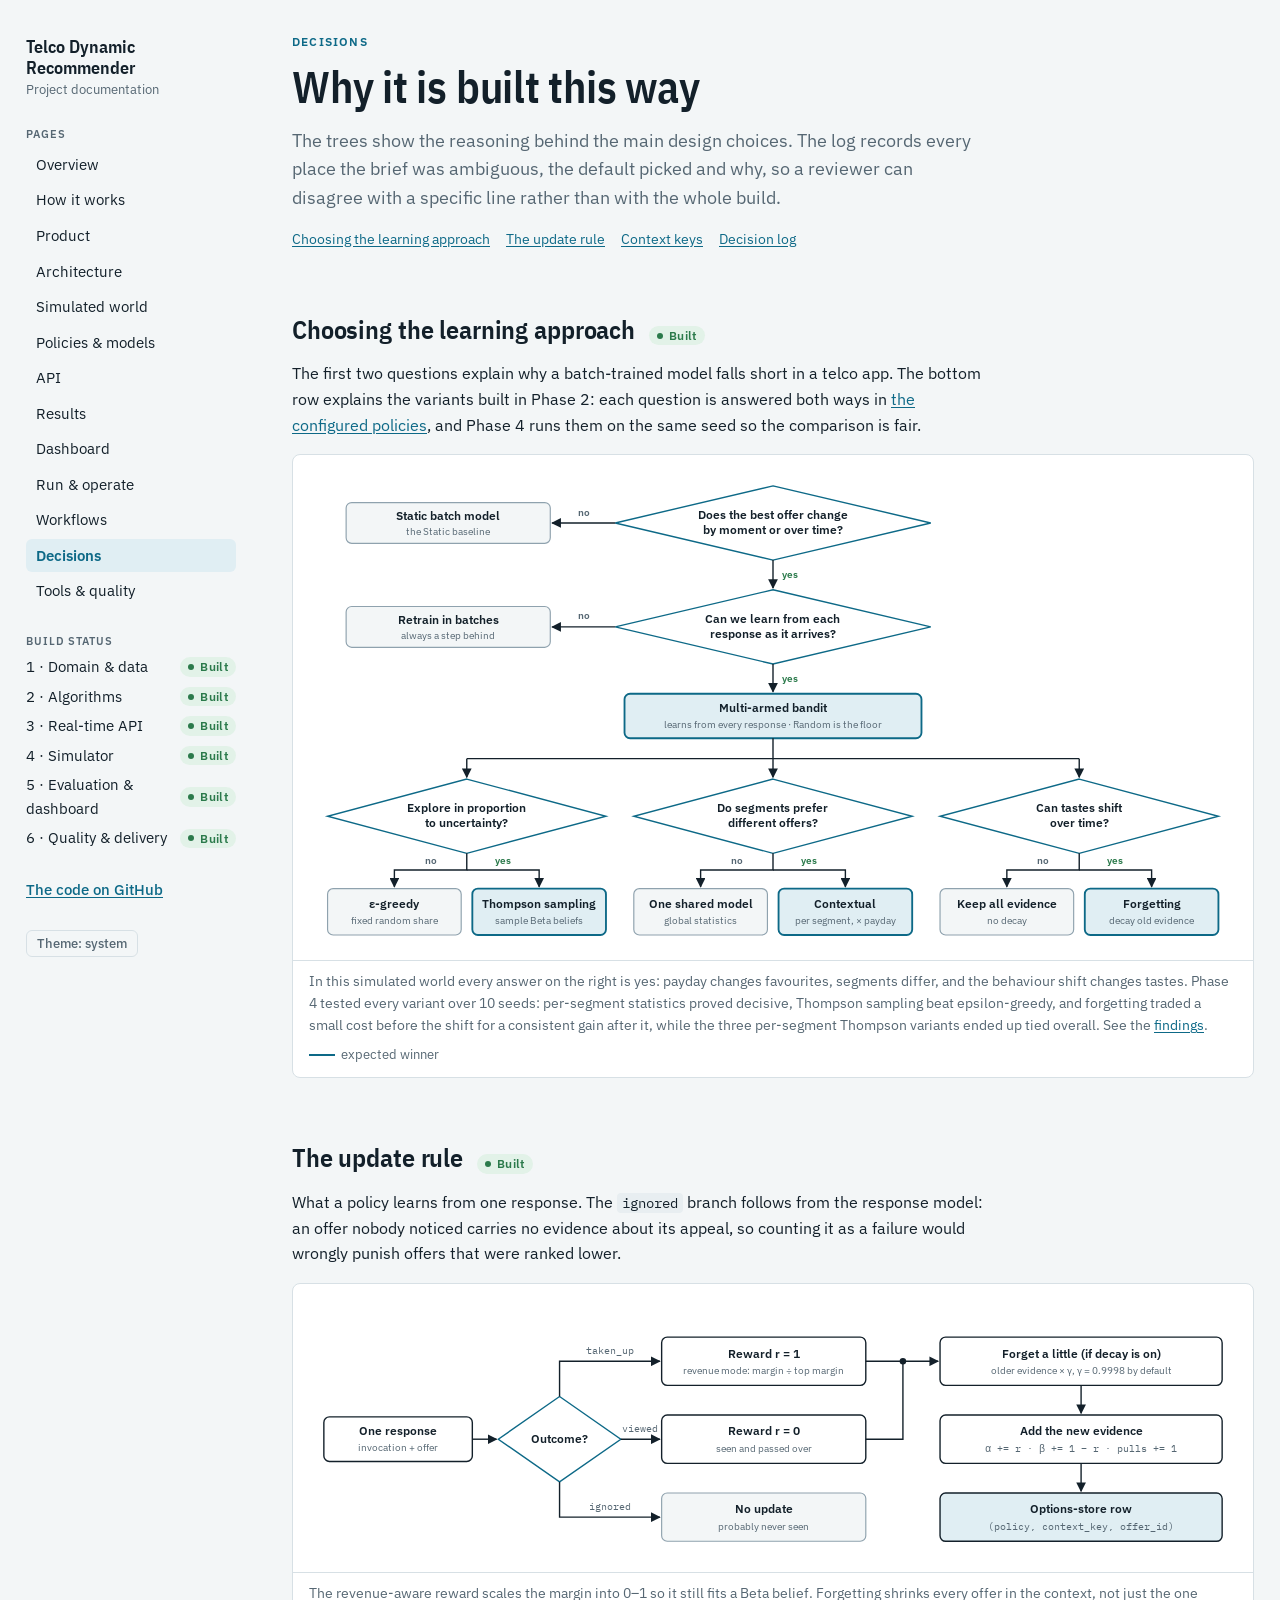
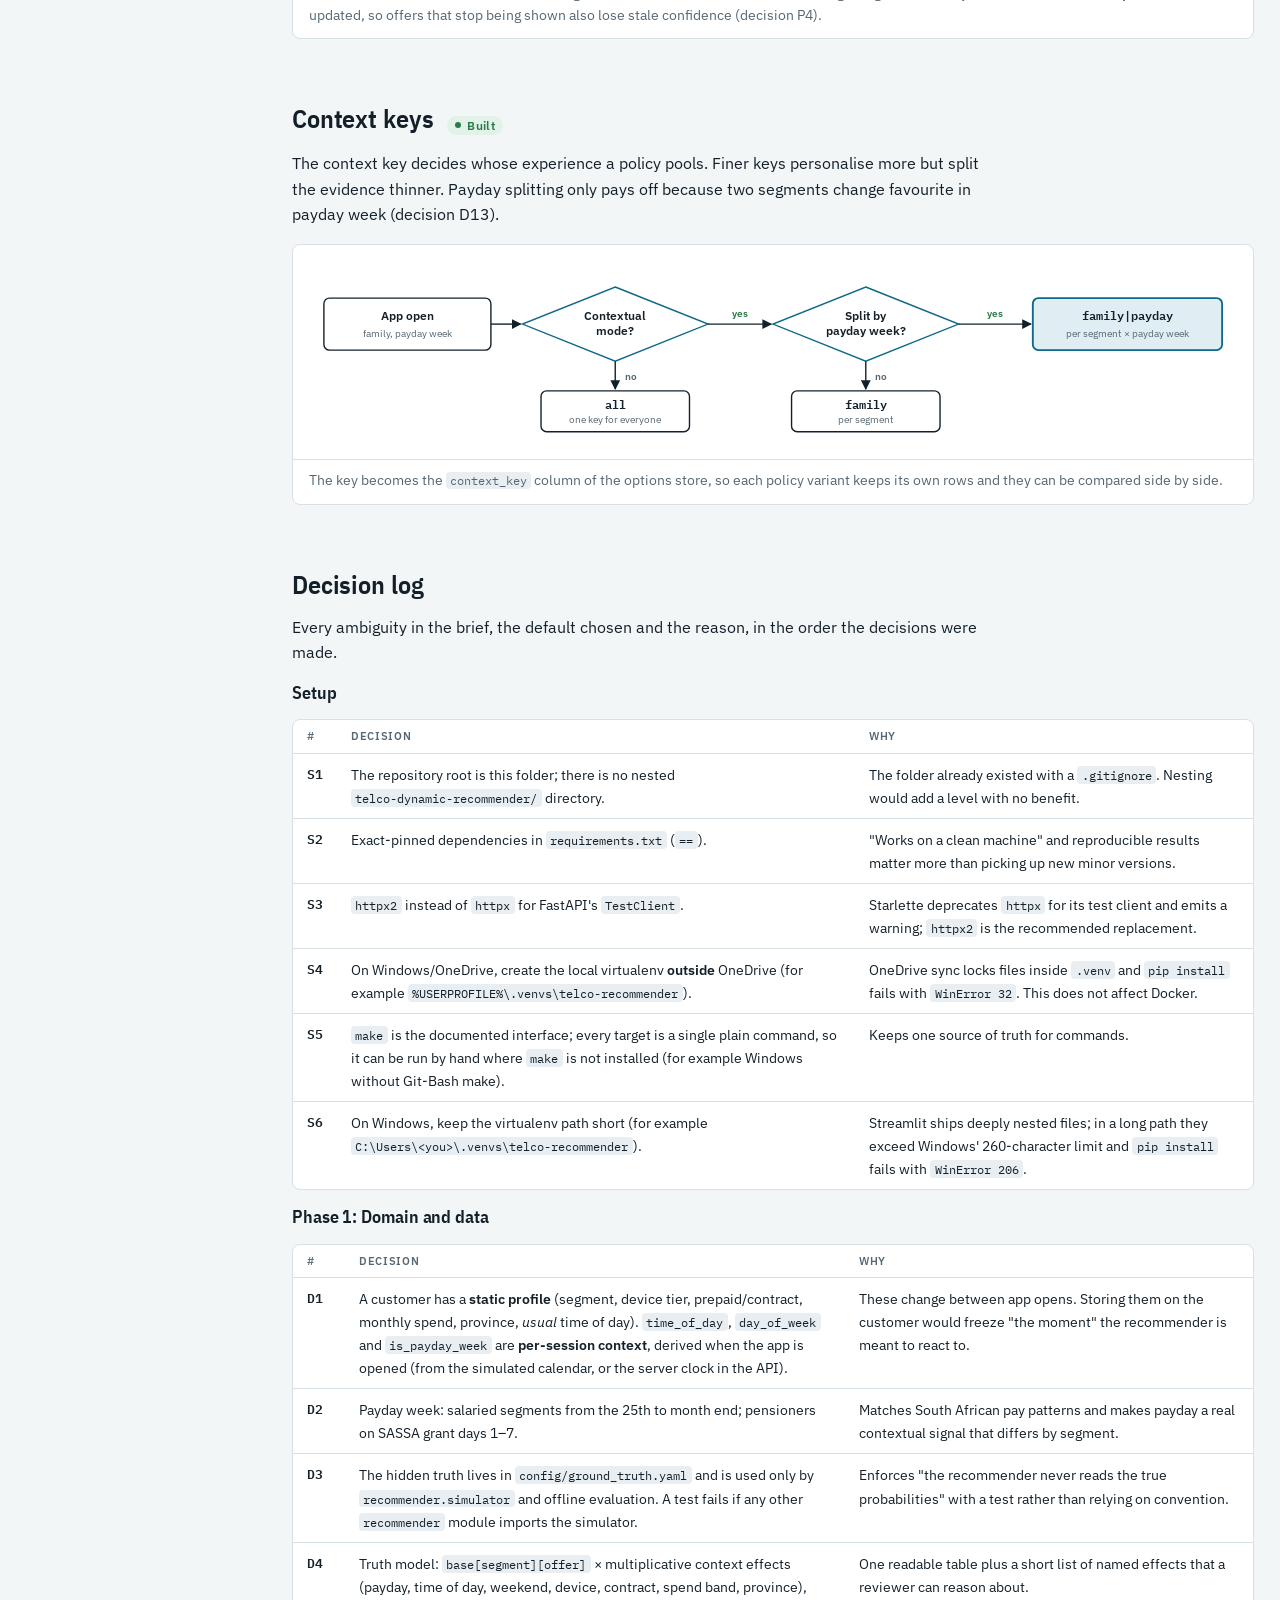
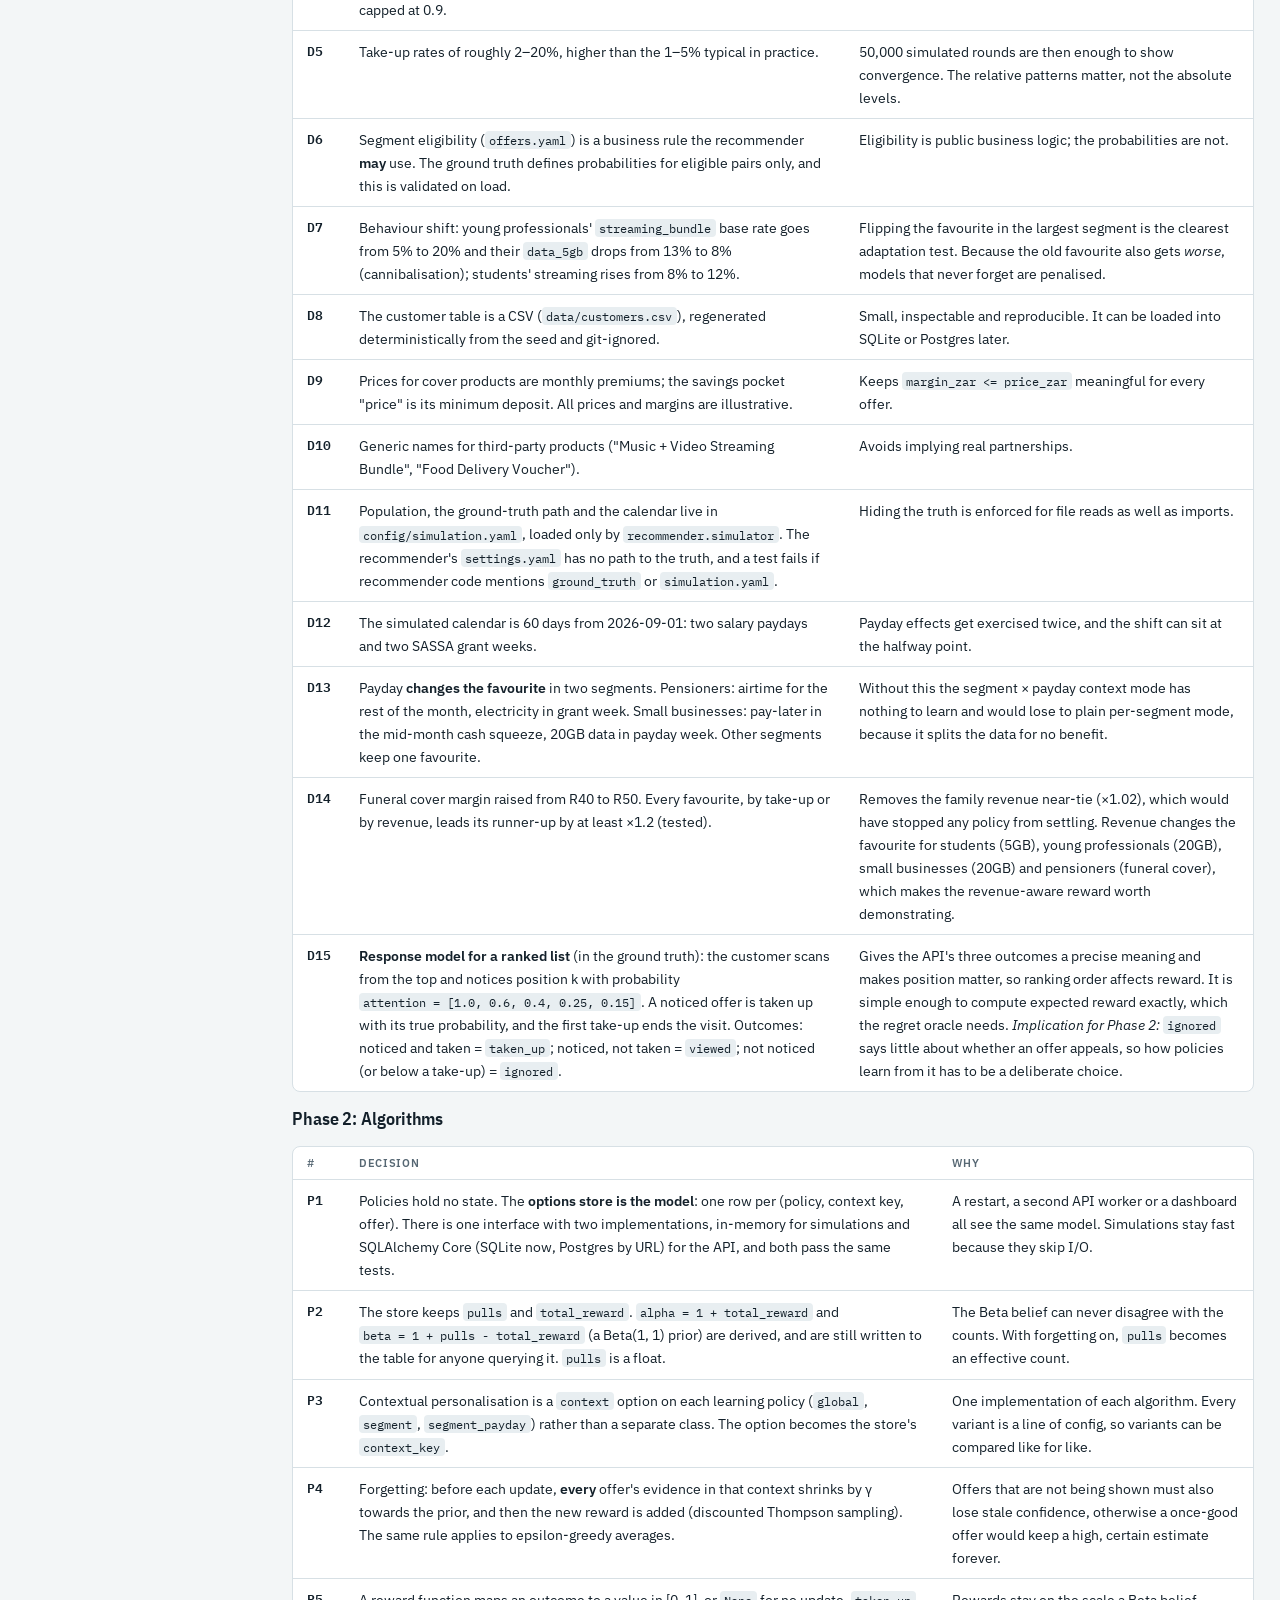
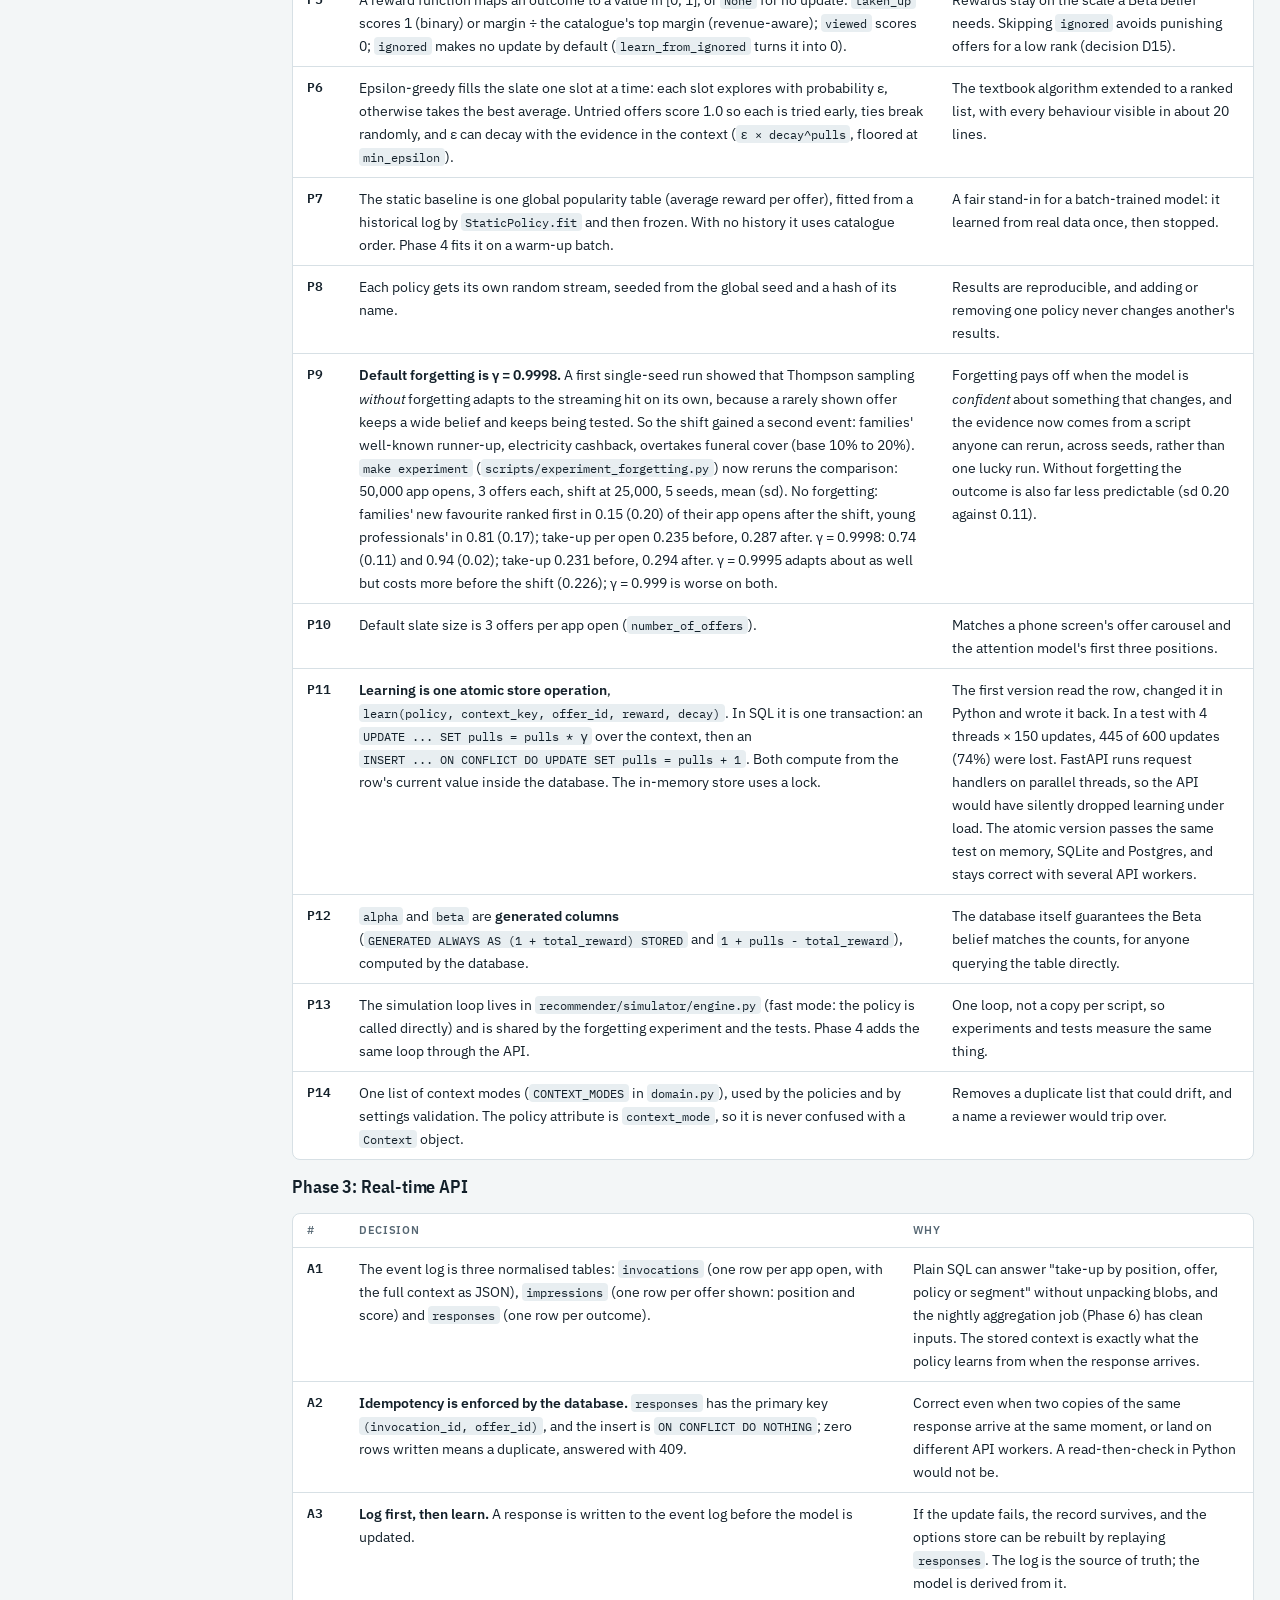
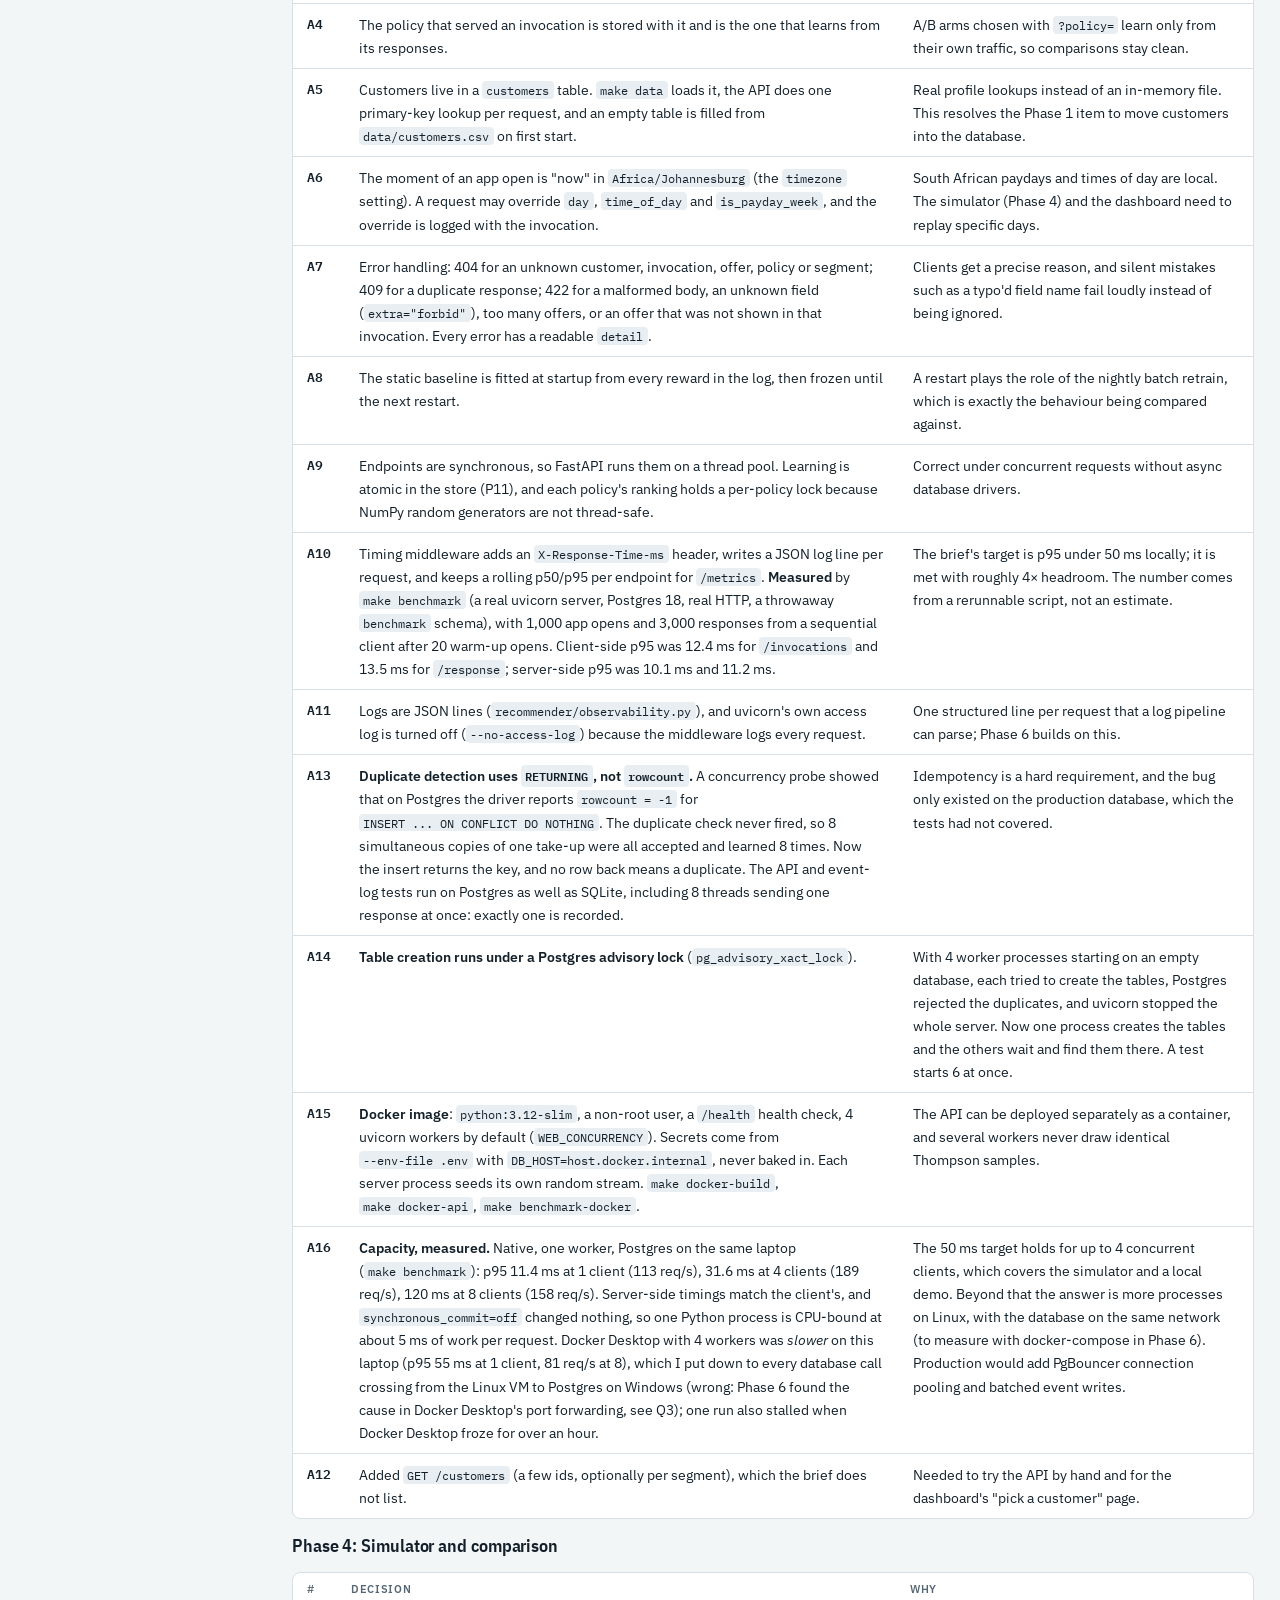
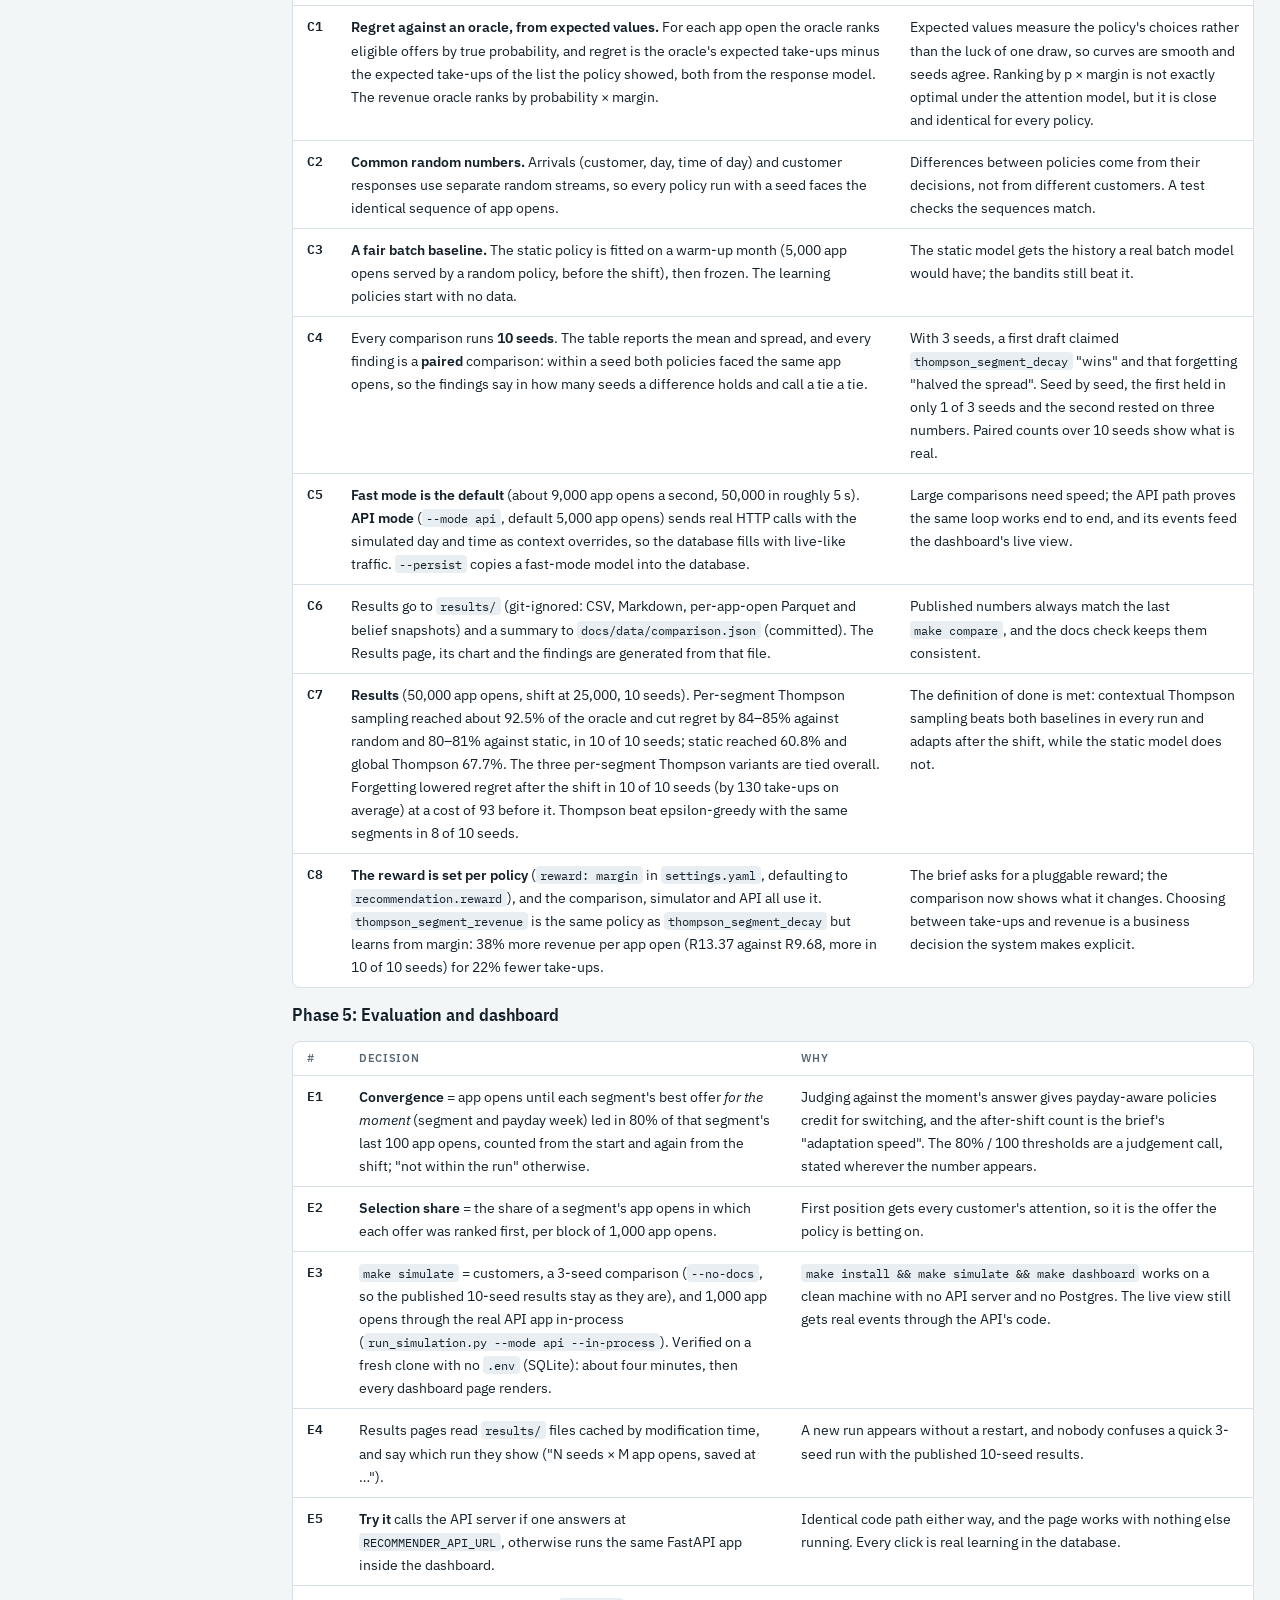
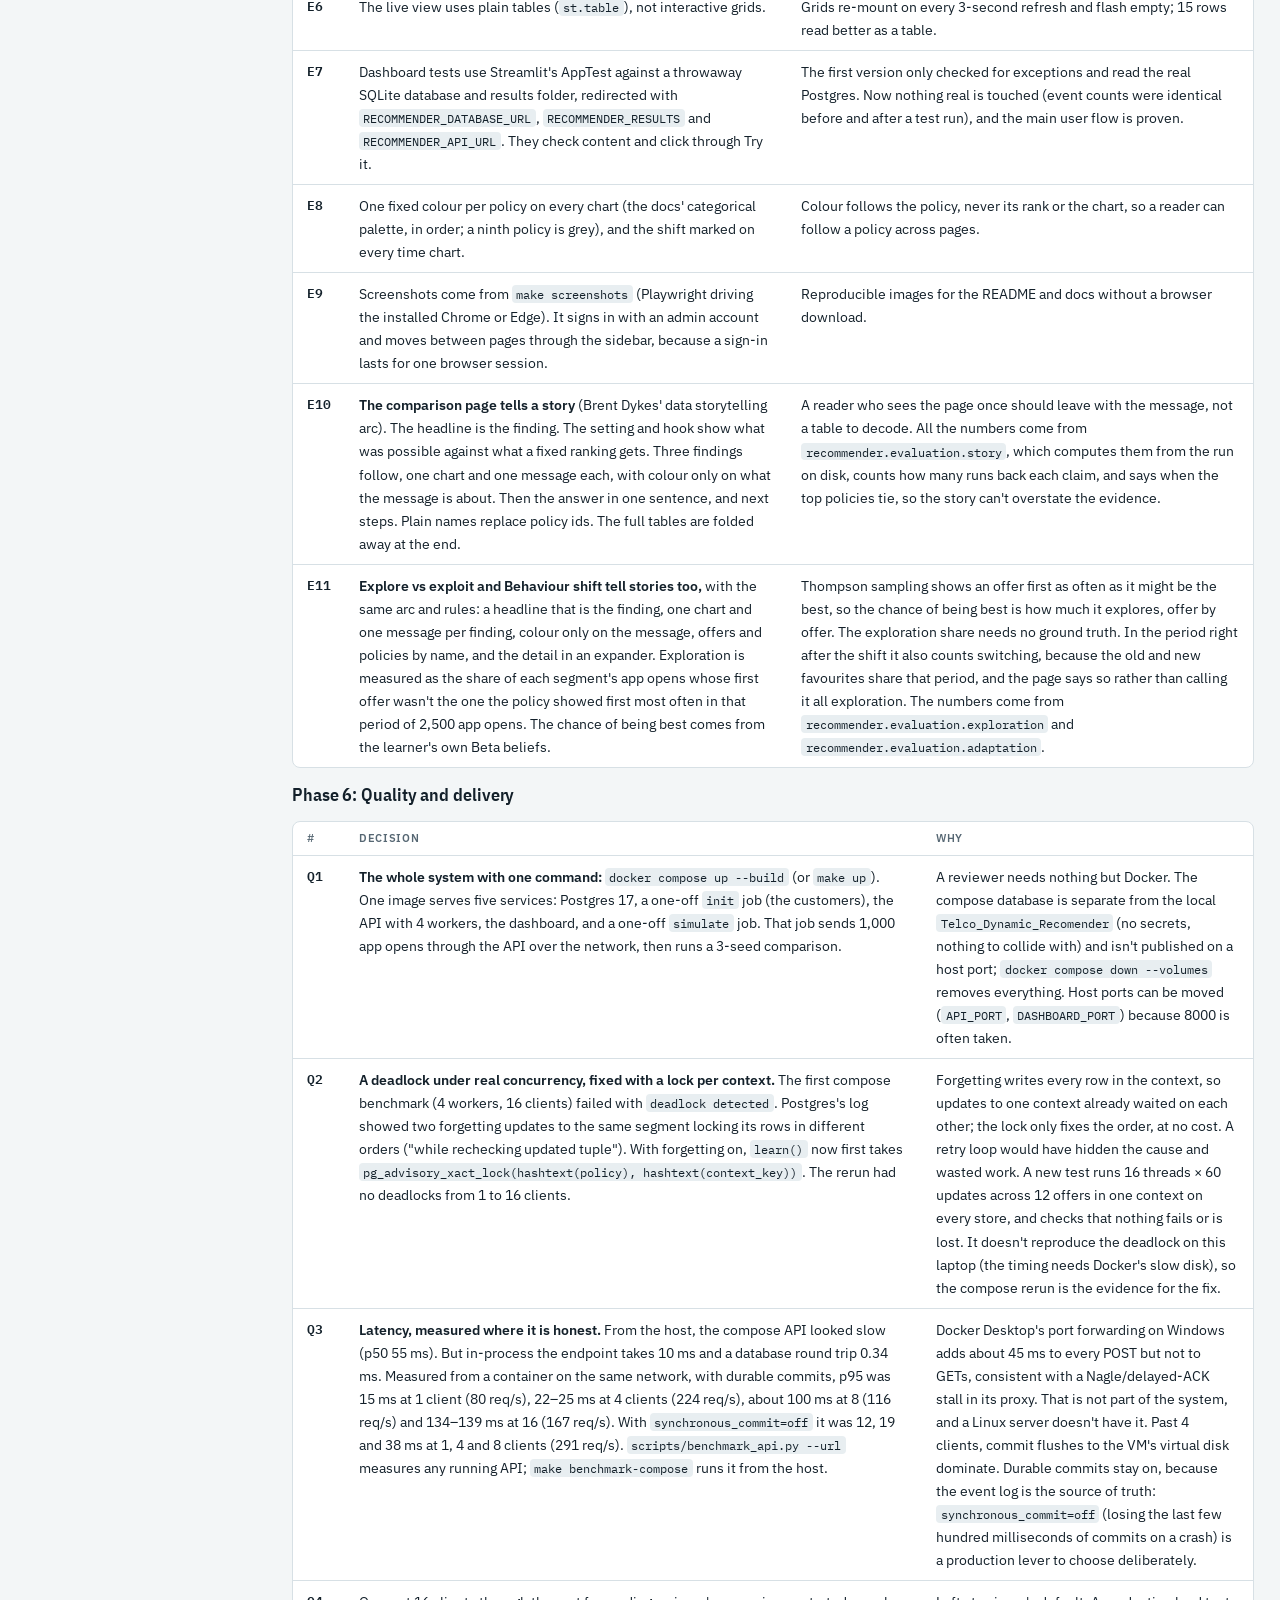
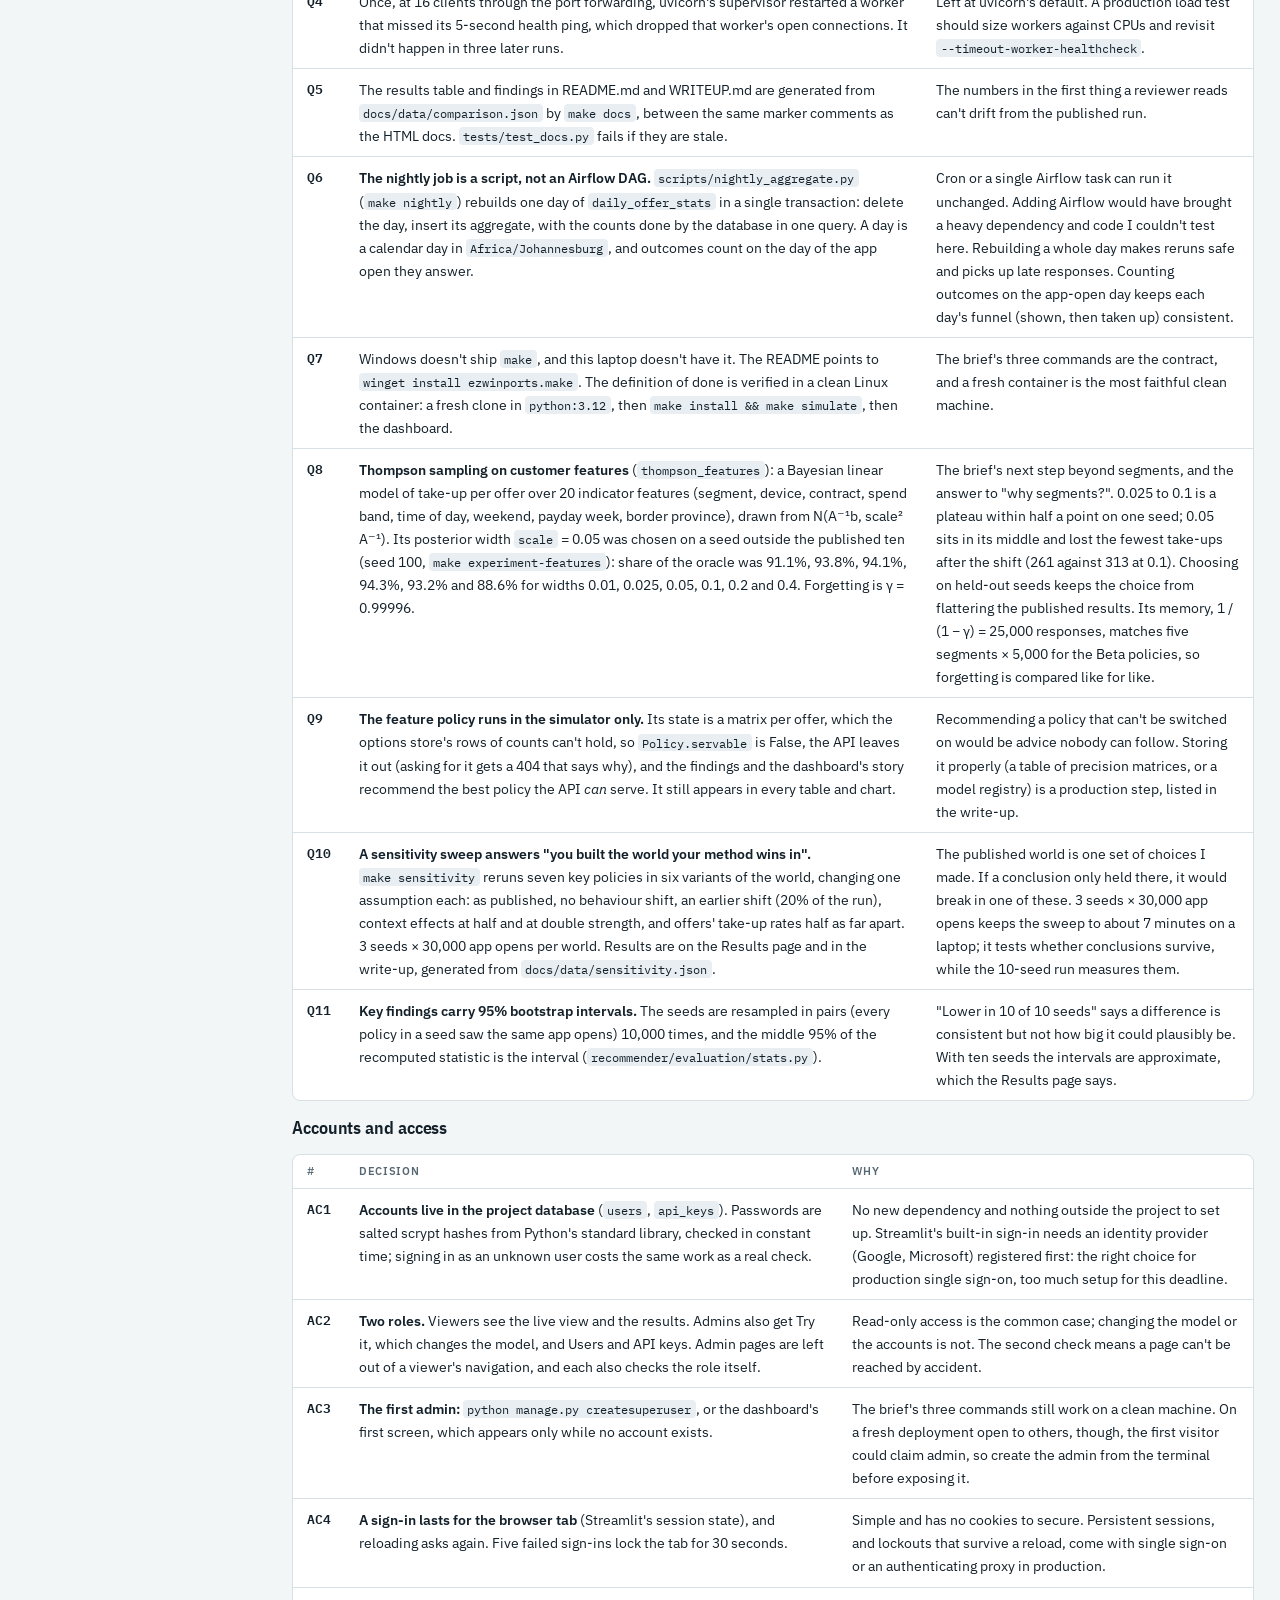
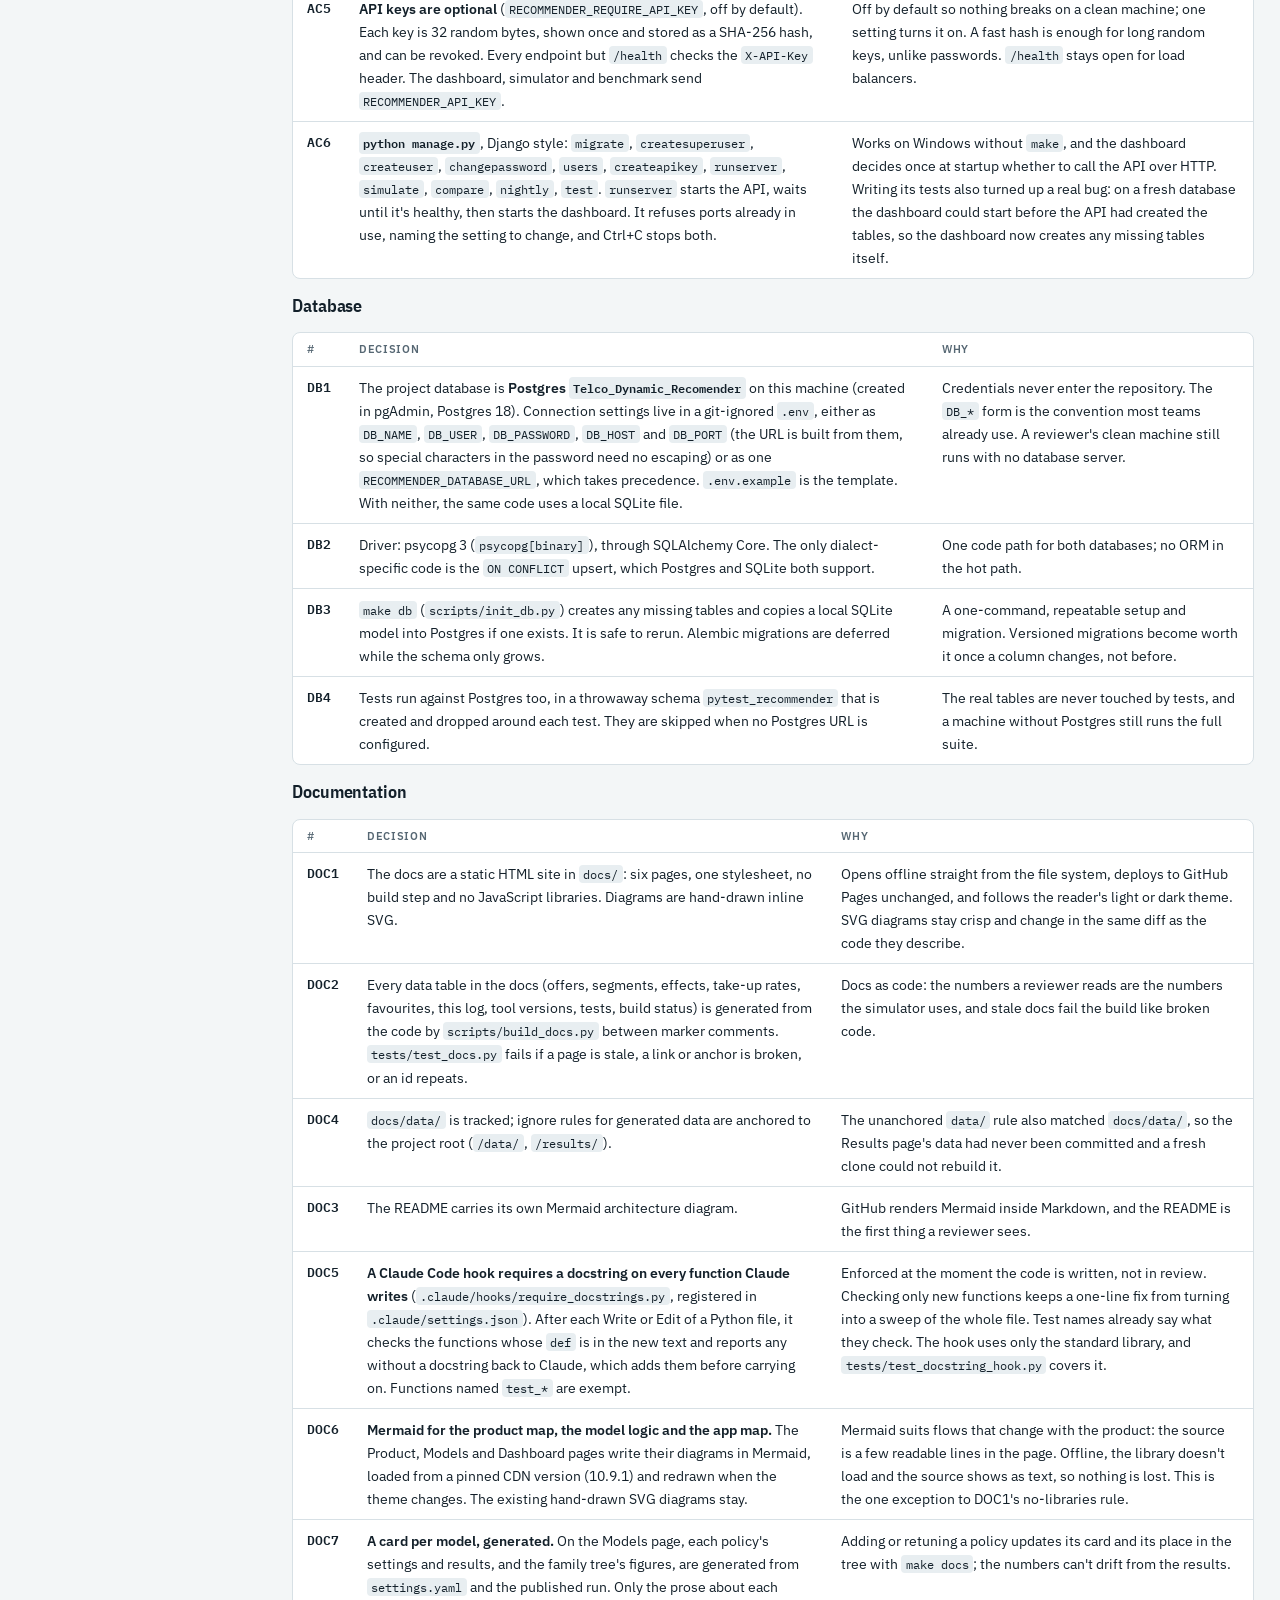
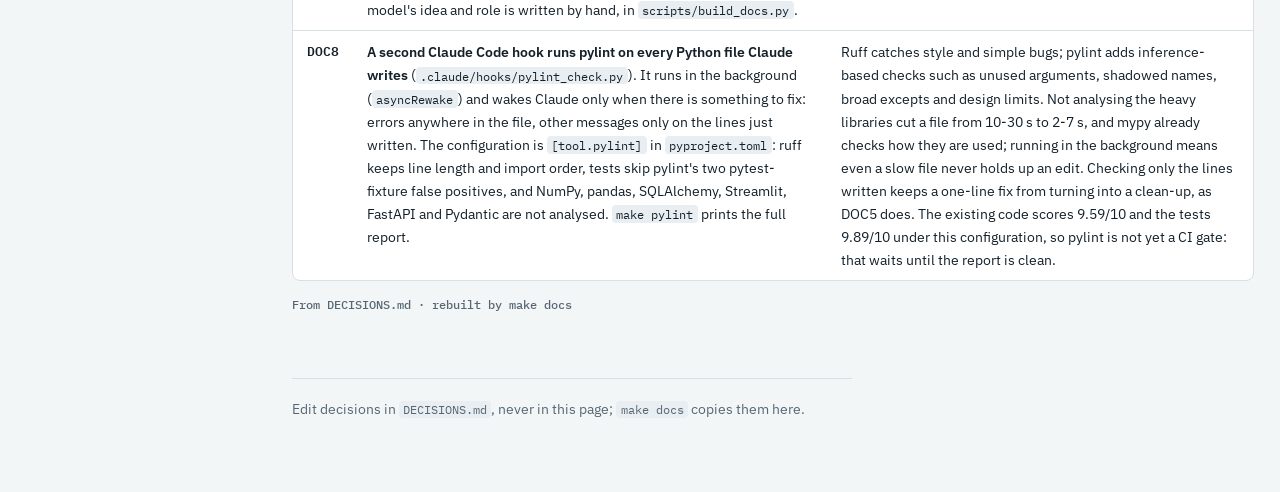
<file: docs/decisions.html>
<!doctype html>
<html lang="en">
<head>
<meta charset="utf-8">
<meta name="viewport" content="width=device-width, initial-scale=1, viewport-fit=cover">
<title>Recommender Design Decisions</title>
<meta name="claude:viewport-fit-sides" content="cover">
<meta name="description" content="Decision trees and the full decision log for the dynamic offer recommender.">
<link rel="preconnect" href="https://fonts.googleapis.com">
<link rel="preconnect" href="https://fonts.gstatic.com" crossorigin>
<link rel="stylesheet" href="https://fonts.googleapis.com/css2?family=IBM+Plex+Mono:wght@400;500&amp;family=IBM+Plex+Sans+Condensed:wght@500;600&amp;family=IBM+Plex+Sans:ital,wght@0,400;0,500;0,600;1,400&amp;display=swap">
<link rel="stylesheet" href="assets/docs.css">
<script src="assets/docs.js"></script>
</head>
<body>
<div class="shell">
<nav class="sidenav" aria-label="Documentation">
<!-- BEGIN generated:sidenav -->
<a class="brand" href="index.html"><b>Telco Dynamic Recommender</b><span>Project documentation</span></a>
<div><p class="nav-label">Pages</p>
<ul class="pages">
<li><a href="index.html">Overview</a></li>
<li><a href="how-it-works.html">How it works</a></li>
<li><a href="product.html">Product</a></li>
<li><a href="architecture.html">Architecture</a></li>
<li><a href="simulation.html">Simulated world</a></li>
<li><a href="models.html">Policies &amp; models</a></li>
<li><a href="api.html">API</a></li>
<li><a href="results.html">Results</a></li>
<li><a href="dashboard.html">Dashboard</a></li>
<li><a href="operations.html">Run &amp; operate</a></li>
<li><a href="workflows.html">Workflows</a></li>
<li><a href="decisions.html" aria-current=page>Decisions</a></li>
<li><a href="stack.html">Tools &amp; quality</a></li>
</ul></div>
<div class="phase-block"><p class="nav-label">Build status</p>
<ul class="phases">
<li><span>1 · Domain &amp; data</span><span class="chip built">Built</span></li>
<li><span>2 · Algorithms</span><span class="chip built">Built</span></li>
<li><span>3 · Real-time API</span><span class="chip built">Built</span></li>
<li><span>4 · Simulator</span><span class="chip built">Built</span></li>
<li><span>5 · Evaluation &amp; dashboard</span><span class="chip built">Built</span></li>
<li><span>6 · Quality &amp; delivery</span><span class="chip built">Built</span></li>
</ul></div>
<a class="repo-link" href="https://github.com/SeanM04/telco-offer-recommender">The code on GitHub</a>
<button class="theme-toggle" type="button">Theme: system</button>
<!-- END generated:sidenav -->
</nav>

<main>
<header class="page-head">
  <p class="eyebrow">Decisions</p>
  <h1>Why it is built this way</h1>
  <p class="lede">The trees show the reasoning behind the main design choices. The log records every place the brief was ambiguous, the default picked and why, so a reviewer can disagree with a specific line rather than with the whole build.</p>
  <ul class="toc">
    <li><a href="#approach">Choosing the learning approach</a></li>
    <li><a href="#learning">The update rule</a></li>
    <li><a href="#keys">Context keys</a></li>
    <li><a href="#log">Decision log</a></li>
  </ul>
</header>

<section aria-labelledby="approach">
  <div class="section-head"><h2 id="approach">Choosing the learning approach</h2><span class="chip built">Built</span></div>
  <p>The first two questions explain why a batch-trained model falls short in a telco app. The bottom row explains the variants built in Phase 2: each question is answered both ways in <a href="models.html#configured">the configured policies</a>, and Phase 4 runs them on the same seed so the comparison is fair.</p>
  <figure class="fig">
    <div class="fig-scroll">
      <svg class="dg" viewBox="0 0 1000 510" style="min-width: 820px" role="img" aria-label="Decision tree. If the best offer never changes, a static batch model is enough. If it changes but we cannot learn from each response, we retrain in batches and lag behind. Otherwise use a multi-armed bandit, then decide three things: explore in proportion to uncertainty (Thompson sampling) or at a fixed rate (epsilon-greedy); keep statistics per segment (contextual) or shared; and forget old evidence or keep it all. The highlighted combination is Thompson sampling, contextual, with forgetting.">
        <defs>
          <marker id="t0-ah" viewBox="0 0 10 10" refX="9" refY="5" markerWidth="7" markerHeight="7" orient="auto-start-reverse"><path d="M0 0L10 5L0 10z" class="ah strong"/></marker>
        </defs>
        <polygon class="diamond" points="500,16 670,56 500,96 330,56"/>
        <text class="t" x="500" y="52" text-anchor="middle">Does the best offer change</text>
        <text class="t" x="500" y="68" text-anchor="middle">by moment or over time?</text>
        <rect class="box term" x="40" y="34" width="220" height="44" rx="6"/>
        <text class="t" x="150" y="53" text-anchor="middle">Static batch model</text>
        <text class="s" x="150" y="69" text-anchor="middle">the Static baseline</text>
        <path class="edge strong" d="M330 56H262" marker-end="url(#t0-ah)"/>
        <text class="no" x="296" y="48" text-anchor="middle">no</text>
        <path class="edge strong" d="M500 96V126" marker-end="url(#t0-ah)"/>
        <text class="yes" x="510" y="115">yes</text>

        <polygon class="diamond" points="500,128 670,168 500,208 330,168"/>
        <text class="t" x="500" y="164" text-anchor="middle">Can we learn from each</text>
        <text class="t" x="500" y="180" text-anchor="middle">response as it arrives?</text>
        <rect class="box term" x="40" y="146" width="220" height="44" rx="6"/>
        <text class="t" x="150" y="165" text-anchor="middle">Retrain in batches</text>
        <text class="s" x="150" y="181" text-anchor="middle">always a step behind</text>
        <path class="edge strong" d="M330 168H262" marker-end="url(#t0-ah)"/>
        <text class="no" x="296" y="160" text-anchor="middle">no</text>
        <path class="edge strong" d="M500 208V238" marker-end="url(#t0-ah)"/>
        <text class="yes" x="510" y="227">yes</text>

        <rect class="box pick" x="340" y="240" width="320" height="48" rx="6"/>
        <text class="t" x="500" y="260" text-anchor="middle">Multi-armed bandit</text>
        <text class="s" x="500" y="277" text-anchor="middle">learns from every response · Random is the floor</text>

        <path class="edge strong" d="M500 288V310M170 310H830"/>
        <path class="edge strong" d="M170 310V330" marker-end="url(#t0-ah)"/>
        <path class="edge strong" d="M500 310V330" marker-end="url(#t0-ah)"/>
        <path class="edge strong" d="M830 310V330" marker-end="url(#t0-ah)"/>

        <polygon class="diamond" points="170,332 320,372 170,412 20,372"/>
        <text class="t" x="170" y="368" text-anchor="middle">Explore in proportion</text>
        <text class="t" x="170" y="384" text-anchor="middle">to uncertainty?</text>
        <polygon class="diamond" points="500,332 650,372 500,412 350,372"/>
        <text class="t" x="500" y="368" text-anchor="middle">Do segments prefer</text>
        <text class="t" x="500" y="384" text-anchor="middle">different offers?</text>
        <polygon class="diamond" points="830,332 980,372 830,412 680,372"/>
        <text class="t" x="830" y="368" text-anchor="middle">Can tastes shift</text>
        <text class="t" x="830" y="384" text-anchor="middle">over time?</text>

        <path class="edge strong" d="M170 412V430H92V448" marker-end="url(#t0-ah)"/>
        <path class="edge strong" d="M170 430H248V448" marker-end="url(#t0-ah)"/>
        <text class="no" x="131" y="424" text-anchor="middle">no</text>
        <text class="yes" x="209" y="424" text-anchor="middle">yes</text>
        <path class="edge strong" d="M500 412V430H422V448" marker-end="url(#t0-ah)"/>
        <path class="edge strong" d="M500 430H578V448" marker-end="url(#t0-ah)"/>
        <text class="no" x="461" y="424" text-anchor="middle">no</text>
        <text class="yes" x="539" y="424" text-anchor="middle">yes</text>
        <path class="edge strong" d="M830 412V430H752V448" marker-end="url(#t0-ah)"/>
        <path class="edge strong" d="M830 430H908V448" marker-end="url(#t0-ah)"/>
        <text class="no" x="791" y="424" text-anchor="middle">no</text>
        <text class="yes" x="869" y="424" text-anchor="middle">yes</text>

        <rect class="box term" x="20" y="450" width="144" height="50" rx="6"/>
        <text class="t" x="92" y="471" text-anchor="middle">ε-greedy</text>
        <text class="s" x="92" y="488" text-anchor="middle">fixed random share</text>
        <rect class="box pick" x="176" y="450" width="144" height="50" rx="6"/>
        <text class="t" x="248" y="471" text-anchor="middle">Thompson sampling</text>
        <text class="s" x="248" y="488" text-anchor="middle">sample Beta beliefs</text>
        <rect class="box term" x="350" y="450" width="144" height="50" rx="6"/>
        <text class="t" x="422" y="471" text-anchor="middle">One shared model</text>
        <text class="s" x="422" y="488" text-anchor="middle">global statistics</text>
        <rect class="box pick" x="506" y="450" width="144" height="50" rx="6"/>
        <text class="t" x="578" y="471" text-anchor="middle">Contextual</text>
        <text class="s" x="578" y="488" text-anchor="middle">per segment, × payday</text>
        <rect class="box term" x="680" y="450" width="144" height="50" rx="6"/>
        <text class="t" x="752" y="471" text-anchor="middle">Keep all evidence</text>
        <text class="s" x="752" y="488" text-anchor="middle">no decay</text>
        <rect class="box pick" x="836" y="450" width="144" height="50" rx="6"/>
        <text class="t" x="908" y="471" text-anchor="middle">Forgetting</text>
        <text class="s" x="908" y="488" text-anchor="middle">decay old evidence</text>
      </svg>
    </div>
    <figcaption>
      <span>In this simulated world every answer on the right is yes: payday changes favourites, segments differ, and the behaviour shift changes tastes. Phase 4 tested every variant over 10 seeds: per-segment statistics proved decisive, Thompson sampling beat epsilon-greedy, and forgetting traded a small cost before the shift for a consistent gain after it, while the three per-segment Thompson variants ended up tied overall. See the <a href="results.html#findings">findings</a>.</span>
      <span class="legend"><span><i style="border-top: 2px solid var(--accent)"></i>expected winner</span></span>
    </figcaption>
  </figure>
</section>

<section aria-labelledby="learning">
  <div class="section-head"><h2 id="learning">The update rule</h2><span class="chip built">Built</span></div>
  <p>What a policy learns from one response. The <code>ignored</code> branch follows from the response model: an offer nobody noticed carries no evidence about its appeal, so counting it as a failure would wrongly punish offers that were ranked lower.</p>
  <figure class="fig">
    <div class="fig-scroll">
      <svg class="dg" viewBox="0 0 1000 276" style="min-width: 820px" role="img" aria-label="Update rule. For one response, a taken up outcome gives reward 1, or margin divided by the top margin in revenue mode; a viewed outcome gives reward 0; an ignored outcome makes no update. Rewards then go through optional forgetting, which multiplies old evidence by gamma, and are added to alpha and beta in the options-store row for that policy, context key and offer.">
        <defs>
          <marker id="t2-ah" viewBox="0 0 10 10" refX="9" refY="5" markerWidth="7" markerHeight="7" orient="auto-start-reverse"><path d="M0 0L10 5L0 10z" class="ah strong"/></marker>
        </defs>
        <rect class="box built" x="16" y="126" width="160" height="48" rx="6"/>
        <text class="t" x="96" y="146" text-anchor="middle">One response</text>
        <text class="s" x="96" y="163" text-anchor="middle">invocation + offer</text>
        <polygon class="diamond" points="270,104 336,150 270,196 204,150"/>
        <text class="t" x="270" y="154" text-anchor="middle">Outcome?</text>
        <path class="edge strong" d="M176 150H202" marker-end="url(#t2-ah)"/>

        <rect class="box built" x="380" y="40" width="220" height="52" rx="6"/>
        <text class="t" x="490" y="62" text-anchor="middle">Reward r = 1</text>
        <text class="s" x="490" y="80" text-anchor="middle">revenue mode: margin ÷ top margin</text>
        <rect class="box built" x="380" y="124" width="220" height="52" rx="6"/>
        <text class="t" x="490" y="146" text-anchor="middle">Reward r = 0</text>
        <text class="s" x="490" y="164" text-anchor="middle">seen and passed over</text>
        <rect class="box term" x="380" y="208" width="220" height="52" rx="6"/>
        <text class="t" x="490" y="230" text-anchor="middle">No update</text>
        <text class="s" x="490" y="248" text-anchor="middle">probably never seen</text>

        <path class="edge strong" d="M270 104V66H378" marker-end="url(#t2-ah)"/>
        <text class="lbl mono" x="324" y="58" text-anchor="middle">taken_up</text>
        <path class="edge strong" d="M336 150H378" marker-end="url(#t2-ah)"/>
        <text class="lbl mono" x="357" y="142" text-anchor="middle">viewed</text>
        <path class="edge strong" d="M270 196V234H378" marker-end="url(#t2-ah)"/>
        <text class="lbl mono" x="324" y="226" text-anchor="middle">ignored</text>

        <rect class="box built" x="680" y="40" width="304" height="52" rx="6"/>
        <text class="t" x="832" y="62" text-anchor="middle">Forget a little (if decay is on)</text>
        <text class="s" x="832" y="80" text-anchor="middle">older evidence × γ, γ = 0.9998 by default</text>
        <rect class="box built" x="680" y="124" width="304" height="52" rx="6"/>
        <text class="t" x="832" y="146" text-anchor="middle">Add the new evidence</text>
        <text class="s mono" x="832" y="164" text-anchor="middle">α += r · β += 1 − r · pulls += 1</text>
        <rect class="box built store" x="680" y="208" width="304" height="52" rx="6"/>
        <text class="t" x="832" y="230" text-anchor="middle">Options-store row</text>
        <text class="s mono" x="832" y="248" text-anchor="middle">(policy, context_key, offer_id)</text>

        <path class="edge strong" d="M600 66H678" marker-end="url(#t2-ah)"/>
        <path class="edge strong" d="M600 150H640V66"/>
        <circle cx="640" cy="66" r="3.5" class="ah strong"/>
        <path class="edge strong" d="M832 92V122" marker-end="url(#t2-ah)"/>
        <path class="edge strong" d="M832 176V206" marker-end="url(#t2-ah)"/>
      </svg>
    </div>
    <figcaption><span>The revenue-aware reward scales the margin into 0–1 so it still fits a Beta belief. Forgetting shrinks every offer in the context, not just the one updated, so offers that stop being shown also lose stale confidence (decision P4).</span></figcaption>
  </figure>
</section>

<section aria-labelledby="keys">
  <div class="section-head"><h2 id="keys">Context keys</h2><span class="chip built">Built</span></div>
  <p>The context key decides whose experience a policy pools. Finer keys personalise more but split the evidence thinner. Payday splitting only pays off because two segments change favourite in payday week (decision D13).</p>
  <figure class="fig">
    <div class="fig-scroll">
      <svg class="dg" viewBox="0 0 1000 196" style="min-width: 760px" role="img" aria-label="Choosing a context key for an app open by a family customer in payday week. Without contextual mode the key is all. With contextual mode and no payday split the key is family. With the payday split the key is family|payday.">
        <defs>
          <marker id="t3-ah" viewBox="0 0 10 10" refX="9" refY="5" markerWidth="7" markerHeight="7" orient="auto-start-reverse"><path d="M0 0L10 5L0 10z" class="ah strong"/></marker>
        </defs>
        <rect class="box built" x="16" y="40" width="180" height="56" rx="6"/>
        <text class="t" x="106" y="64" text-anchor="middle">App open</text>
        <text class="s" x="106" y="82" text-anchor="middle">family, payday week</text>
        <polygon class="diamond" points="330,28 430,68 330,108 230,68"/>
        <text class="t" x="330" y="64" text-anchor="middle">Contextual</text>
        <text class="t" x="330" y="80" text-anchor="middle">mode?</text>
        <polygon class="diamond" points="600,28 700,68 600,108 500,68"/>
        <text class="t" x="600" y="64" text-anchor="middle">Split by</text>
        <text class="t" x="600" y="80" text-anchor="middle">payday week?</text>

        <rect class="box built" x="250" y="140" width="160" height="44" rx="6"/>
        <text class="t mono" x="330" y="159" text-anchor="middle">all</text>
        <text class="s" x="330" y="175" text-anchor="middle">one key for everyone</text>
        <rect class="box built" x="520" y="140" width="160" height="44" rx="6"/>
        <text class="t mono" x="600" y="159" text-anchor="middle">family</text>
        <text class="s" x="600" y="175" text-anchor="middle">per segment</text>
        <rect class="box pick" x="780" y="40" width="204" height="56" rx="6"/>
        <text class="t mono" x="882" y="64" text-anchor="middle">family|payday</text>
        <text class="s" x="882" y="82" text-anchor="middle">per segment × payday week</text>

        <path class="edge strong" d="M196 68H228" marker-end="url(#t3-ah)"/>
        <path class="edge strong" d="M430 68H498" marker-end="url(#t3-ah)"/>
        <text class="yes" x="464" y="60" text-anchor="middle">yes</text>
        <path class="edge strong" d="M700 68H778" marker-end="url(#t3-ah)"/>
        <text class="yes" x="739" y="60" text-anchor="middle">yes</text>
        <path class="edge strong" d="M330 108V138" marker-end="url(#t3-ah)"/>
        <text class="no" x="340" y="128">no</text>
        <path class="edge strong" d="M600 108V138" marker-end="url(#t3-ah)"/>
        <text class="no" x="610" y="128">no</text>
      </svg>
    </div>
    <figcaption><span>The key becomes the <code>context_key</code> column of the options store, so each policy variant keeps its own rows and they can be compared side by side.</span></figcaption>
  </figure>
</section>

<section aria-labelledby="log">
  <h2 id="log">Decision log</h2>
  <p>Every ambiguity in the brief, the default chosen and the reason, in the order the decisions were made.</p>
<!-- BEGIN generated:decision-log -->
<h3 id="log-setup">Setup</h3>
<div class="table-wrap"><table class="decision-log">
<thead><tr><th scope="col">#</th><th scope="col">Decision</th><th scope="col">Why</th></tr></thead>
<tbody>
<tr><td>S1</td><td>The repository root is this folder; there is no nested <code>telco-dynamic-recommender/</code> directory.</td><td>The folder already existed with a <code>.gitignore</code>. Nesting would add a level with no benefit.</td></tr>
<tr><td>S2</td><td>Exact-pinned dependencies in <code>requirements.txt</code> (<code>==</code>).</td><td>"Works on a clean machine" and reproducible results matter more than picking up new minor versions.</td></tr>
<tr><td>S3</td><td><code>httpx2</code> instead of <code>httpx</code> for FastAPI's <code>TestClient</code>.</td><td>Starlette deprecates <code>httpx</code> for its test client and emits a warning; <code>httpx2</code> is the recommended replacement.</td></tr>
<tr><td>S4</td><td>On Windows/OneDrive, create the local virtualenv <strong>outside</strong> OneDrive (for example <code>%USERPROFILE%\.venvs\telco-recommender</code>).</td><td>OneDrive sync locks files inside <code>.venv</code> and <code>pip install</code> fails with <code>WinError 32</code>. This does not affect Docker.</td></tr>
<tr><td>S5</td><td><code>make</code> is the documented interface; every target is a single plain command, so it can be run by hand where <code>make</code> is not installed (for example Windows without Git-Bash make).</td><td>Keeps one source of truth for commands.</td></tr>
<tr><td>S6</td><td>On Windows, keep the virtualenv path short (for example <code>C:\Users\&lt;you&gt;\.venvs\telco-recommender</code>).</td><td>Streamlit ships deeply nested files; in a long path they exceed Windows' 260-character limit and <code>pip install</code> fails with <code>WinError 206</code>.</td></tr>
</tbody></table></div>
<h3 id="log-phase-1-domain-and-data">Phase 1: Domain and data</h3>
<div class="table-wrap"><table class="decision-log">
<thead><tr><th scope="col">#</th><th scope="col">Decision</th><th scope="col">Why</th></tr></thead>
<tbody>
<tr><td>D1</td><td>A customer has a <strong>static profile</strong> (segment, device tier, prepaid/contract, monthly spend, province, <em>usual</em> time of day). <code>time_of_day</code>, <code>day_of_week</code> and <code>is_payday_week</code> are <strong>per-session context</strong>, derived when the app is opened (from the simulated calendar, or the server clock in the API).</td><td>These change between app opens. Storing them on the customer would freeze "the moment" the recommender is meant to react to.</td></tr>
<tr><td>D2</td><td>Payday week: salaried segments from the 25th to month end; pensioners on SASSA grant days 1–7.</td><td>Matches South African pay patterns and makes payday a real contextual signal that differs by segment.</td></tr>
<tr><td>D3</td><td>The hidden truth lives in <code>config/ground_truth.yaml</code> and is used only by <code>recommender.simulator</code> and offline evaluation. A test fails if any other <code>recommender</code> module imports the simulator.</td><td>Enforces "the recommender never reads the true probabilities" with a test rather than relying on convention.</td></tr>
<tr><td>D4</td><td>Truth model: <code>base[segment][offer]</code> × multiplicative context effects (payday, time of day, weekend, device, contract, spend band, province), capped at 0.9.</td><td>One readable table plus a short list of named effects that a reviewer can reason about.</td></tr>
<tr><td>D5</td><td>Take-up rates of roughly 2–20%, higher than the 1–5% typical in practice.</td><td>50,000 simulated rounds are then enough to show convergence. The relative patterns matter, not the absolute levels.</td></tr>
<tr><td>D6</td><td>Segment eligibility (<code>offers.yaml</code>) is a business rule the recommender <strong>may</strong> use. The ground truth defines probabilities for eligible pairs only, and this is validated on load.</td><td>Eligibility is public business logic; the probabilities are not.</td></tr>
<tr><td>D7</td><td>Behaviour shift: young professionals' <code>streaming_bundle</code> base rate goes from 5% to 20% and their <code>data_5gb</code> drops from 13% to 8% (cannibalisation); students' streaming rises from 8% to 12%.</td><td>Flipping the favourite in the largest segment is the clearest adaptation test. Because the old favourite also gets <em>worse</em>, models that never forget are penalised.</td></tr>
<tr><td>D8</td><td>The customer table is a CSV (<code>data/customers.csv</code>), regenerated deterministically from the seed and git-ignored.</td><td>Small, inspectable and reproducible. It can be loaded into SQLite or Postgres later.</td></tr>
<tr><td>D9</td><td>Prices for cover products are monthly premiums; the savings pocket "price" is its minimum deposit. All prices and margins are illustrative.</td><td>Keeps <code>margin_zar &lt;= price_zar</code> meaningful for every offer.</td></tr>
<tr><td>D10</td><td>Generic names for third-party products ("Music + Video Streaming Bundle", "Food Delivery Voucher").</td><td>Avoids implying real partnerships.</td></tr>
<tr><td>D11</td><td>Population, the ground-truth path and the calendar live in <code>config/simulation.yaml</code>, loaded only by <code>recommender.simulator</code>. The recommender's <code>settings.yaml</code> has no path to the truth, and a test fails if recommender code mentions <code>ground_truth</code> or <code>simulation.yaml</code>.</td><td>Hiding the truth is enforced for file reads as well as imports.</td></tr>
<tr><td>D12</td><td>The simulated calendar is 60 days from 2026-09-01: two salary paydays and two SASSA grant weeks.</td><td>Payday effects get exercised twice, and the shift can sit at the halfway point.</td></tr>
<tr><td>D13</td><td>Payday <strong>changes the favourite</strong> in two segments. Pensioners: airtime for the rest of the month, electricity in grant week. Small businesses: pay-later in the mid-month cash squeeze, 20GB data in payday week. Other segments keep one favourite.</td><td>Without this the segment × payday context mode has nothing to learn and would lose to plain per-segment mode, because it splits the data for no benefit.</td></tr>
<tr><td>D14</td><td>Funeral cover margin raised from R40 to R50. Every favourite, by take-up or by revenue, leads its runner-up by at least ×1.2 (tested).</td><td>Removes the family revenue near-tie (×1.02), which would have stopped any policy from settling. Revenue changes the favourite for students (5GB), young professionals (20GB), small businesses (20GB) and pensioners (funeral cover), which makes the revenue-aware reward worth demonstrating.</td></tr>
<tr><td>D15</td><td><strong>Response model for a ranked list</strong> (in the ground truth): the customer scans from the top and notices position k with probability <code>attention = [1.0, 0.6, 0.4, 0.25, 0.15]</code>. A noticed offer is taken up with its true probability, and the first take-up ends the visit. Outcomes: noticed and taken = <code>taken_up</code>; noticed, not taken = <code>viewed</code>; not noticed (or below a take-up) = <code>ignored</code>.</td><td>Gives the API's three outcomes a precise meaning and makes position matter, so ranking order affects reward. It is simple enough to compute expected reward exactly, which the regret oracle needs. <em>Implication for Phase 2:</em> <code>ignored</code> says little about whether an offer appeals, so how policies learn from it has to be a deliberate choice.</td></tr>
</tbody></table></div>
<h3 id="log-phase-2-algorithms">Phase 2: Algorithms</h3>
<div class="table-wrap"><table class="decision-log">
<thead><tr><th scope="col">#</th><th scope="col">Decision</th><th scope="col">Why</th></tr></thead>
<tbody>
<tr><td>P1</td><td>Policies hold no state. The <strong>options store is the model</strong>: one row per (policy, context key, offer). There is one interface with two implementations, in-memory for simulations and SQLAlchemy Core (SQLite now, Postgres by URL) for the API, and both pass the same tests.</td><td>A restart, a second API worker or a dashboard all see the same model. Simulations stay fast because they skip I/O.</td></tr>
<tr><td>P2</td><td>The store keeps <code>pulls</code> and <code>total_reward</code>. <code>alpha = 1 + total_reward</code> and <code>beta = 1 + pulls - total_reward</code> (a Beta(1, 1) prior) are derived, and are still written to the table for anyone querying it. <code>pulls</code> is a float.</td><td>The Beta belief can never disagree with the counts. With forgetting on, <code>pulls</code> becomes an effective count.</td></tr>
<tr><td>P3</td><td>Contextual personalisation is a <code>context</code> option on each learning policy (<code>global</code>, <code>segment</code>, <code>segment_payday</code>) rather than a separate class. The option becomes the store's <code>context_key</code>.</td><td>One implementation of each algorithm. Every variant is a line of config, so variants can be compared like for like.</td></tr>
<tr><td>P4</td><td>Forgetting: before each update, <strong>every</strong> offer's evidence in that context shrinks by γ towards the prior, and then the new reward is added (discounted Thompson sampling). The same rule applies to epsilon-greedy averages.</td><td>Offers that are not being shown must also lose stale confidence, otherwise a once-good offer would keep a high, certain estimate forever.</td></tr>
<tr><td>P5</td><td>A reward function maps an outcome to a value in [0, 1], or <code>None</code> for no update. <code>taken_up</code> scores 1 (binary) or margin ÷ the catalogue's top margin (revenue-aware); <code>viewed</code> scores 0; <code>ignored</code> makes no update by default (<code>learn_from_ignored</code> turns it into 0).</td><td>Rewards stay on the scale a Beta belief needs. Skipping <code>ignored</code> avoids punishing offers for a low rank (decision D15).</td></tr>
<tr><td>P6</td><td>Epsilon-greedy fills the slate one slot at a time: each slot explores with probability ε, otherwise takes the best average. Untried offers score 1.0 so each is tried early, ties break randomly, and ε can decay with the evidence in the context (<code>ε × decay^pulls</code>, floored at <code>min_epsilon</code>).</td><td>The textbook algorithm extended to a ranked list, with every behaviour visible in about 20 lines.</td></tr>
<tr><td>P7</td><td>The static baseline is one global popularity table (average reward per offer), fitted from a historical log by <code>StaticPolicy.fit</code> and then frozen. With no history it uses catalogue order. Phase 4 fits it on a warm-up batch.</td><td>A fair stand-in for a batch-trained model: it learned from real data once, then stopped.</td></tr>
<tr><td>P8</td><td>Each policy gets its own random stream, seeded from the global seed and a hash of its name.</td><td>Results are reproducible, and adding or removing one policy never changes another's results.</td></tr>
<tr><td>P9</td><td><strong>Default forgetting is γ = 0.9998.</strong> A first single-seed run showed that Thompson sampling <em>without</em> forgetting adapts to the streaming hit on its own, because a rarely shown offer keeps a wide belief and keeps being tested. So the shift gained a second event: families' well-known runner-up, electricity cashback, overtakes funeral cover (base 10% to 20%). <code>make experiment</code> (<code>scripts/experiment_forgetting.py</code>) now reruns the comparison: 50,000 app opens, 3 offers each, shift at 25,000, 5 seeds, mean (sd). No forgetting: families' new favourite ranked first in 0.15 (0.20) of their app opens after the shift, young professionals' in 0.81 (0.17); take-up per open 0.235 before, 0.287 after. γ = 0.9998: 0.74 (0.11) and 0.94 (0.02); take-up 0.231 before, 0.294 after. γ = 0.9995 adapts about as well but costs more before the shift (0.226); γ = 0.999 is worse on both.</td><td>Forgetting pays off when the model is <em>confident</em> about something that changes, and the evidence now comes from a script anyone can rerun, across seeds, rather than one lucky run. Without forgetting the outcome is also far less predictable (sd 0.20 against 0.11).</td></tr>
<tr><td>P10</td><td>Default slate size is 3 offers per app open (<code>number_of_offers</code>).</td><td>Matches a phone screen's offer carousel and the attention model's first three positions.</td></tr>
<tr><td>P11</td><td><strong>Learning is one atomic store operation</strong>, <code>learn(policy, context_key, offer_id, reward, decay)</code>. In SQL it is one transaction: an <code>UPDATE ... SET pulls = pulls * γ</code> over the context, then an <code>INSERT ... ON CONFLICT DO UPDATE SET pulls = pulls + 1</code>. Both compute from the row's current value inside the database. The in-memory store uses a lock.</td><td>The first version read the row, changed it in Python and wrote it back. In a test with 4 threads × 150 updates, 445 of 600 updates (74%) were lost. FastAPI runs request handlers on parallel threads, so the API would have silently dropped learning under load. The atomic version passes the same test on memory, SQLite and Postgres, and stays correct with several API workers.</td></tr>
<tr><td>P12</td><td><code>alpha</code> and <code>beta</code> are <strong>generated columns</strong> (<code>GENERATED ALWAYS AS (1 + total_reward) STORED</code> and <code>1 + pulls - total_reward</code>), computed by the database.</td><td>The database itself guarantees the Beta belief matches the counts, for anyone querying the table directly.</td></tr>
<tr><td>P13</td><td>The simulation loop lives in <code>recommender/simulator/engine.py</code> (fast mode: the policy is called directly) and is shared by the forgetting experiment and the tests. Phase 4 adds the same loop through the API.</td><td>One loop, not a copy per script, so experiments and tests measure the same thing.</td></tr>
<tr><td>P14</td><td>One list of context modes (<code>CONTEXT_MODES</code> in <code>domain.py</code>), used by the policies and by settings validation. The policy attribute is <code>context_mode</code>, so it is never confused with a <code>Context</code> object.</td><td>Removes a duplicate list that could drift, and a name a reviewer would trip over.</td></tr>
</tbody></table></div>
<h3 id="log-phase-3-real-time-api">Phase 3: Real-time API</h3>
<div class="table-wrap"><table class="decision-log">
<thead><tr><th scope="col">#</th><th scope="col">Decision</th><th scope="col">Why</th></tr></thead>
<tbody>
<tr><td>A1</td><td>The event log is three normalised tables: <code>invocations</code> (one row per app open, with the full context as JSON), <code>impressions</code> (one row per offer shown: position and score) and <code>responses</code> (one row per outcome).</td><td>Plain SQL can answer "take-up by position, offer, policy or segment" without unpacking blobs, and the nightly aggregation job (Phase 6) has clean inputs. The stored context is exactly what the policy learns from when the response arrives.</td></tr>
<tr><td>A2</td><td><strong>Idempotency is enforced by the database.</strong> <code>responses</code> has the primary key <code>(invocation_id, offer_id)</code>, and the insert is <code>ON CONFLICT DO NOTHING</code>; zero rows written means a duplicate, answered with 409.</td><td>Correct even when two copies of the same response arrive at the same moment, or land on different API workers. A read-then-check in Python would not be.</td></tr>
<tr><td>A3</td><td><strong>Log first, then learn.</strong> A response is written to the event log before the model is updated.</td><td>If the update fails, the record survives, and the options store can be rebuilt by replaying <code>responses</code>. The log is the source of truth; the model is derived from it.</td></tr>
<tr><td>A4</td><td>The policy that served an invocation is stored with it and is the one that learns from its responses.</td><td>A/B arms chosen with <code>?policy=</code> learn only from their own traffic, so comparisons stay clean.</td></tr>
<tr><td>A5</td><td>Customers live in a <code>customers</code> table. <code>make data</code> loads it, the API does one primary-key lookup per request, and an empty table is filled from <code>data/customers.csv</code> on first start.</td><td>Real profile lookups instead of an in-memory file. This resolves the Phase 1 item to move customers into the database.</td></tr>
<tr><td>A6</td><td>The moment of an app open is "now" in <code>Africa/Johannesburg</code> (the <code>timezone</code> setting). A request may override <code>day</code>, <code>time_of_day</code> and <code>is_payday_week</code>, and the override is logged with the invocation.</td><td>South African paydays and times of day are local. The simulator (Phase 4) and the dashboard need to replay specific days.</td></tr>
<tr><td>A7</td><td>Error handling: 404 for an unknown customer, invocation, offer, policy or segment; 409 for a duplicate response; 422 for a malformed body, an unknown field (<code>extra="forbid"</code>), too many offers, or an offer that was not shown in that invocation. Every error has a readable <code>detail</code>.</td><td>Clients get a precise reason, and silent mistakes such as a typo'd field name fail loudly instead of being ignored.</td></tr>
<tr><td>A8</td><td>The static baseline is fitted at startup from every reward in the log, then frozen until the next restart.</td><td>A restart plays the role of the nightly batch retrain, which is exactly the behaviour being compared against.</td></tr>
<tr><td>A9</td><td>Endpoints are synchronous, so FastAPI runs them on a thread pool. Learning is atomic in the store (P11), and each policy's ranking holds a per-policy lock because NumPy random generators are not thread-safe.</td><td>Correct under concurrent requests without async database drivers.</td></tr>
<tr><td>A10</td><td>Timing middleware adds an <code>X-Response-Time-ms</code> header, writes a JSON log line per request, and keeps a rolling p50/p95 per endpoint for <code>/metrics</code>. <strong>Measured</strong> by <code>make benchmark</code> (a real uvicorn server, Postgres 18, real HTTP, a throwaway <code>benchmark</code> schema), with 1,000 app opens and 3,000 responses from a sequential client after 20 warm-up opens. Client-side p95 was 12.4 ms for <code>/invocations</code> and 13.5 ms for <code>/response</code>; server-side p95 was 10.1 ms and 11.2 ms.</td><td>The brief's target is p95 under 50 ms locally; it is met with roughly 4× headroom. The number comes from a rerunnable script, not an estimate.</td></tr>
<tr><td>A11</td><td>Logs are JSON lines (<code>recommender/observability.py</code>), and uvicorn's own access log is turned off (<code>--no-access-log</code>) because the middleware logs every request.</td><td>One structured line per request that a log pipeline can parse; Phase 6 builds on this.</td></tr>
<tr><td>A13</td><td><strong>Duplicate detection uses <code>RETURNING</code>, not <code>rowcount</code>.</strong> A concurrency probe showed that on Postgres the driver reports <code>rowcount = -1</code> for <code>INSERT ... ON CONFLICT DO NOTHING</code>. The duplicate check never fired, so 8 simultaneous copies of one take-up were all accepted and learned 8 times. Now the insert returns the key, and no row back means a duplicate. The API and event-log tests run on Postgres as well as SQLite, including 8 threads sending one response at once: exactly one is recorded.</td><td>Idempotency is a hard requirement, and the bug only existed on the production database, which the tests had not covered.</td></tr>
<tr><td>A14</td><td><strong>Table creation runs under a Postgres advisory lock</strong> (<code>pg_advisory_xact_lock</code>).</td><td>With 4 worker processes starting on an empty database, each tried to create the tables, Postgres rejected the duplicates, and uvicorn stopped the whole server. Now one process creates the tables and the others wait and find them there. A test starts 6 at once.</td></tr>
<tr><td>A15</td><td><strong>Docker image</strong>: <code>python:3.12-slim</code>, a non-root user, a <code>/health</code> health check, 4 uvicorn workers by default (<code>WEB_CONCURRENCY</code>). Secrets come from <code>--env-file .env</code> with <code>DB_HOST=host.docker.internal</code>, never baked in. Each server process seeds its own random stream. <code>make docker-build</code>, <code>make docker-api</code>, <code>make benchmark-docker</code>.</td><td>The API can be deployed separately as a container, and several workers never draw identical Thompson samples.</td></tr>
<tr><td>A16</td><td><strong>Capacity, measured.</strong> Native, one worker, Postgres on the same laptop (<code>make benchmark</code>): p95 11.4 ms at 1 client (113 req/s), 31.6 ms at 4 clients (189 req/s), 120 ms at 8 clients (158 req/s). Server-side timings match the client's, and <code>synchronous_commit=off</code> changed nothing, so one Python process is CPU-bound at about 5 ms of work per request. Docker Desktop with 4 workers was <em>slower</em> on this laptop (p95 55 ms at 1 client, 81 req/s at 8), which I put down to every database call crossing from the Linux VM to Postgres on Windows (wrong: Phase 6 found the cause in Docker Desktop's port forwarding, see Q3); one run also stalled when Docker Desktop froze for over an hour.</td><td>The 50 ms target holds for up to 4 concurrent clients, which covers the simulator and a local demo. Beyond that the answer is more processes on Linux, with the database on the same network (to measure with docker-compose in Phase 6). Production would add PgBouncer connection pooling and batched event writes.</td></tr>
<tr><td>A12</td><td>Added <code>GET /customers</code> (a few ids, optionally per segment), which the brief does not list.</td><td>Needed to try the API by hand and for the dashboard's "pick a customer" page.</td></tr>
</tbody></table></div>
<h3 id="log-phase-4-simulator-and-comparison">Phase 4: Simulator and comparison</h3>
<div class="table-wrap"><table class="decision-log">
<thead><tr><th scope="col">#</th><th scope="col">Decision</th><th scope="col">Why</th></tr></thead>
<tbody>
<tr><td>C1</td><td><strong>Regret against an oracle, from expected values.</strong> For each app open the oracle ranks eligible offers by true probability, and regret is the oracle's expected take-ups minus the expected take-ups of the list the policy showed, both from the response model. The revenue oracle ranks by probability × margin.</td><td>Expected values measure the policy's choices rather than the luck of one draw, so curves are smooth and seeds agree. Ranking by p × margin is not exactly optimal under the attention model, but it is close and identical for every policy.</td></tr>
<tr><td>C2</td><td><strong>Common random numbers.</strong> Arrivals (customer, day, time of day) and customer responses use separate random streams, so every policy run with a seed faces the identical sequence of app opens.</td><td>Differences between policies come from their decisions, not from different customers. A test checks the sequences match.</td></tr>
<tr><td>C3</td><td><strong>A fair batch baseline.</strong> The static policy is fitted on a warm-up month (5,000 app opens served by a random policy, before the shift), then frozen. The learning policies start with no data.</td><td>The static model gets the history a real batch model would have; the bandits still beat it.</td></tr>
<tr><td>C4</td><td>Every comparison runs <strong>10 seeds</strong>. The table reports the mean and spread, and every finding is a <strong>paired</strong> comparison: within a seed both policies faced the same app opens, so the findings say in how many seeds a difference holds and call a tie a tie.</td><td>With 3 seeds, a first draft claimed <code>thompson_segment_decay</code> "wins" and that forgetting "halved the spread". Seed by seed, the first held in only 1 of 3 seeds and the second rested on three numbers. Paired counts over 10 seeds show what is real.</td></tr>
<tr><td>C5</td><td><strong>Fast mode is the default</strong> (about 9,000 app opens a second, 50,000 in roughly 5 s). <strong>API mode</strong> (<code>--mode api</code>, default 5,000 app opens) sends real HTTP calls with the simulated day and time as context overrides, so the database fills with live-like traffic. <code>--persist</code> copies a fast-mode model into the database.</td><td>Large comparisons need speed; the API path proves the same loop works end to end, and its events feed the dashboard's live view.</td></tr>
<tr><td>C6</td><td>Results go to <code>results/</code> (git-ignored: CSV, Markdown, per-app-open Parquet and belief snapshots) and a summary to <code>docs/data/comparison.json</code> (committed). The Results page, its chart and the findings are generated from that file.</td><td>Published numbers always match the last <code>make compare</code>, and the docs check keeps them consistent.</td></tr>
<tr><td>C7</td><td><strong>Results</strong> (50,000 app opens, shift at 25,000, 10 seeds). Per-segment Thompson sampling reached about 92.5% of the oracle and cut regret by 84–85% against random and 80–81% against static, in 10 of 10 seeds; static reached 60.8% and global Thompson 67.7%. The three per-segment Thompson variants are tied overall. Forgetting lowered regret after the shift in 10 of 10 seeds (by 130 take-ups on average) at a cost of 93 before it. Thompson beat epsilon-greedy with the same segments in 8 of 10 seeds.</td><td>The definition of done is met: contextual Thompson sampling beats both baselines in every run and adapts after the shift, while the static model does not.</td></tr>
<tr><td>C8</td><td><strong>The reward is set per policy</strong> (<code>reward: margin</code> in <code>settings.yaml</code>, defaulting to <code>recommendation.reward</code>), and the comparison, simulator and API all use it. <code>thompson_segment_revenue</code> is the same policy as <code>thompson_segment_decay</code> but learns from margin: 38% more revenue per app open (R13.37 against R9.68, more in 10 of 10 seeds) for 22% fewer take-ups.</td><td>The brief asks for a pluggable reward; the comparison now shows what it changes. Choosing between take-ups and revenue is a business decision the system makes explicit.</td></tr>
</tbody></table></div>
<h3 id="log-phase-5-evaluation-and-dashboard">Phase 5: Evaluation and dashboard</h3>
<div class="table-wrap"><table class="decision-log">
<thead><tr><th scope="col">#</th><th scope="col">Decision</th><th scope="col">Why</th></tr></thead>
<tbody>
<tr><td>E1</td><td><strong>Convergence</strong> = app opens until each segment's best offer <em>for the moment</em> (segment and payday week) led in 80% of that segment's last 100 app opens, counted from the start and again from the shift; "not within the run" otherwise.</td><td>Judging against the moment's answer gives payday-aware policies credit for switching, and the after-shift count is the brief's "adaptation speed". The 80% / 100 thresholds are a judgement call, stated wherever the number appears.</td></tr>
<tr><td>E2</td><td><strong>Selection share</strong> = the share of a segment's app opens in which each offer was ranked first, per block of 1,000 app opens.</td><td>First position gets every customer's attention, so it is the offer the policy is betting on.</td></tr>
<tr><td>E3</td><td><code>make simulate</code> = customers, a 3-seed comparison (<code>--no-docs</code>, so the published 10-seed results stay as they are), and 1,000 app opens through the real API app in-process (<code>run_simulation.py --mode api --in-process</code>). Verified on a fresh clone with no <code>.env</code> (SQLite): about four minutes, then every dashboard page renders.</td><td><code>make install &amp;&amp; make simulate &amp;&amp; make dashboard</code> works on a clean machine with no API server and no Postgres. The live view still gets real events through the API's code.</td></tr>
<tr><td>E4</td><td>Results pages read <code>results/</code> files cached by modification time, and say which run they show ("N seeds × M app opens, saved at …").</td><td>A new run appears without a restart, and nobody confuses a quick 3-seed run with the published 10-seed results.</td></tr>
<tr><td>E5</td><td><strong>Try it</strong> calls the API server if one answers at <code>RECOMMENDER_API_URL</code>, otherwise runs the same FastAPI app inside the dashboard.</td><td>Identical code path either way, and the page works with nothing else running. Every click is real learning in the database.</td></tr>
<tr><td>E6</td><td>The live view uses plain tables (<code>st.table</code>), not interactive grids.</td><td>Grids re-mount on every 3-second refresh and flash empty; 15 rows read better as a table.</td></tr>
<tr><td>E7</td><td>Dashboard tests use Streamlit's AppTest against a throwaway SQLite database and results folder, redirected with <code>RECOMMENDER_DATABASE_URL</code>, <code>RECOMMENDER_RESULTS</code> and <code>RECOMMENDER_API_URL</code>. They check content and click through Try it.</td><td>The first version only checked for exceptions and read the real Postgres. Now nothing real is touched (event counts were identical before and after a test run), and the main user flow is proven.</td></tr>
<tr><td>E8</td><td>One fixed colour per policy on every chart (the docs' categorical palette, in order; a ninth policy is grey), and the shift marked on every time chart.</td><td>Colour follows the policy, never its rank or the chart, so a reader can follow a policy across pages.</td></tr>
<tr><td>E9</td><td>Screenshots come from <code>make screenshots</code> (Playwright driving the installed Chrome or Edge). It signs in with an admin account and moves between pages through the sidebar, because a sign-in lasts for one browser session.</td><td>Reproducible images for the README and docs without a browser download.</td></tr>
<tr><td>E10</td><td><strong>The comparison page tells a story</strong> (Brent Dykes' data storytelling arc). The headline is the finding. The setting and hook show what was possible against what a fixed ranking gets. Three findings follow, one chart and one message each, with colour only on what the message is about. Then the answer in one sentence, and next steps. Plain names replace policy ids. The full tables are folded away at the end.</td><td>A reader who sees the page once should leave with the message, not a table to decode. All the numbers come from <code>recommender.evaluation.story</code>, which computes them from the run on disk, counts how many runs back each claim, and says when the top policies tie, so the story can't overstate the evidence.</td></tr>
<tr><td>E11</td><td><strong>Explore vs exploit and Behaviour shift tell stories too,</strong> with the same arc and rules: a headline that is the finding, one chart and one message per finding, colour only on the message, offers and policies by name, and the detail in an expander. Exploration is measured as the share of each segment's app opens whose first offer wasn't the one the policy showed first most often in that period of 2,500 app opens. The chance of being best comes from the learner's own Beta beliefs.</td><td>Thompson sampling shows an offer first as often as it might be the best, so the chance of being best is how much it explores, offer by offer. The exploration share needs no ground truth. In the period right after the shift it also counts switching, because the old and new favourites share that period, and the page says so rather than calling it all exploration. The numbers come from <code>recommender.evaluation.exploration</code> and <code>recommender.evaluation.adaptation</code>.</td></tr>
</tbody></table></div>
<h3 id="log-phase-6-quality-and-delivery">Phase 6: Quality and delivery</h3>
<div class="table-wrap"><table class="decision-log">
<thead><tr><th scope="col">#</th><th scope="col">Decision</th><th scope="col">Why</th></tr></thead>
<tbody>
<tr><td>Q1</td><td><strong>The whole system with one command:</strong> <code>docker compose up --build</code> (or <code>make up</code>). One image serves five services: Postgres 17, a one-off <code>init</code> job (the customers), the API with 4 workers, the dashboard, and a one-off <code>simulate</code> job. That job sends 1,000 app opens through the API over the network, then runs a 3-seed comparison.</td><td>A reviewer needs nothing but Docker. The compose database is separate from the local <code>Telco_Dynamic_Recomender</code> (no secrets, nothing to collide with) and isn't published on a host port; <code>docker compose down --volumes</code> removes everything. Host ports can be moved (<code>API_PORT</code>, <code>DASHBOARD_PORT</code>) because 8000 is often taken.</td></tr>
<tr><td>Q2</td><td><strong>A deadlock under real concurrency, fixed with a lock per context.</strong> The first compose benchmark (4 workers, 16 clients) failed with <code>deadlock detected</code>. Postgres's log showed two forgetting updates to the same segment locking its rows in different orders ("while rechecking updated tuple"). With forgetting on, <code>learn()</code> now first takes <code>pg_advisory_xact_lock(hashtext(policy), hashtext(context_key))</code>. The rerun had no deadlocks from 1 to 16 clients.</td><td>Forgetting writes every row in the context, so updates to one context already waited on each other; the lock only fixes the order, at no cost. A retry loop would have hidden the cause and wasted work. A new test runs 16 threads × 60 updates across 12 offers in one context on every store, and checks that nothing fails or is lost. It doesn't reproduce the deadlock on this laptop (the timing needs Docker's slow disk), so the compose rerun is the evidence for the fix.</td></tr>
<tr><td>Q3</td><td><strong>Latency, measured where it is honest.</strong> From the host, the compose API looked slow (p50 55 ms). But in-process the endpoint takes 10 ms and a database round trip 0.34 ms. Measured from a container on the same network, with durable commits, p95 was 15 ms at 1 client (80 req/s), 22–25 ms at 4 clients (224 req/s), about 100 ms at 8 (116 req/s) and 134–139 ms at 16 (167 req/s). With <code>synchronous_commit=off</code> it was 12, 19 and 38 ms at 1, 4 and 8 clients (291 req/s). <code>scripts/benchmark_api.py --url</code> measures any running API; <code>make benchmark-compose</code> runs it from the host.</td><td>Docker Desktop's port forwarding on Windows adds about 45 ms to every POST but not to GETs, consistent with a Nagle/delayed-ACK stall in its proxy. That is not part of the system, and a Linux server doesn't have it. Past 4 clients, commit flushes to the VM's virtual disk dominate. Durable commits stay on, because the event log is the source of truth: <code>synchronous_commit=off</code> (losing the last few hundred milliseconds of commits on a crash) is a production lever to choose deliberately.</td></tr>
<tr><td>Q4</td><td>Once, at 16 clients through the port forwarding, uvicorn's supervisor restarted a worker that missed its 5-second health ping, which dropped that worker's open connections. It didn't happen in three later runs.</td><td>Left at uvicorn's default. A production load test should size workers against CPUs and revisit <code>--timeout-worker-healthcheck</code>.</td></tr>
<tr><td>Q5</td><td>The results table and findings in README.md and WRITEUP.md are generated from <code>docs/data/comparison.json</code> by <code>make docs</code>, between the same marker comments as the HTML docs. <code>tests/test_docs.py</code> fails if they are stale.</td><td>The numbers in the first thing a reviewer reads can't drift from the published run.</td></tr>
<tr><td>Q6</td><td><strong>The nightly job is a script, not an Airflow DAG.</strong> <code>scripts/nightly_aggregate.py</code> (<code>make nightly</code>) rebuilds one day of <code>daily_offer_stats</code> in a single transaction: delete the day, insert its aggregate, with the counts done by the database in one query. A day is a calendar day in <code>Africa/Johannesburg</code>, and outcomes count on the day of the app open they answer.</td><td>Cron or a single Airflow task can run it unchanged. Adding Airflow would have brought a heavy dependency and code I couldn't test here. Rebuilding a whole day makes reruns safe and picks up late responses. Counting outcomes on the app-open day keeps each day's funnel (shown, then taken up) consistent.</td></tr>
<tr><td>Q7</td><td>Windows doesn't ship <code>make</code>, and this laptop doesn't have it. The README points to <code>winget install ezwinports.make</code>. The definition of done is verified in a clean Linux container: a fresh clone in <code>python:3.12</code>, then <code>make install &amp;&amp; make simulate</code>, then the dashboard.</td><td>The brief's three commands are the contract, and a fresh container is the most faithful clean machine.</td></tr>
<tr><td>Q8</td><td><strong>Thompson sampling on customer features</strong> (<code>thompson_features</code>): a Bayesian linear model of take-up per offer over 20 indicator features (segment, device, contract, spend band, time of day, weekend, payday week, border province), drawn from N(A⁻¹b, scale² A⁻¹). Its posterior width <code>scale</code> = 0.05 was chosen on a seed outside the published ten (seed 100, <code>make experiment-features</code>): share of the oracle was 91.1%, 93.8%, 94.1%, 94.3%, 93.2% and 88.6% for widths 0.01, 0.025, 0.05, 0.1, 0.2 and 0.4. Forgetting is γ = 0.99996.</td><td>The brief's next step beyond segments, and the answer to "why segments?". 0.025 to 0.1 is a plateau within half a point on one seed; 0.05 sits in its middle and lost the fewest take-ups after the shift (261 against 313 at 0.1). Choosing on held-out seeds keeps the choice from flattering the published results. Its memory, 1 / (1 − γ) = 25,000 responses, matches five segments × 5,000 for the Beta policies, so forgetting is compared like for like.</td></tr>
<tr><td>Q9</td><td><strong>The feature policy runs in the simulator only.</strong> Its state is a matrix per offer, which the options store's rows of counts can't hold, so <code>Policy.servable</code> is False, the API leaves it out (asking for it gets a 404 that says why), and the findings and the dashboard's story recommend the best policy the API <em>can</em> serve. It still appears in every table and chart.</td><td>Recommending a policy that can't be switched on would be advice nobody can follow. Storing it properly (a table of precision matrices, or a model registry) is a production step, listed in the write-up.</td></tr>
<tr><td>Q10</td><td><strong>A sensitivity sweep answers "you built the world your method wins in".</strong> <code>make sensitivity</code> reruns seven key policies in six variants of the world, changing one assumption each: as published, no behaviour shift, an earlier shift (20% of the run), context effects at half and at double strength, and offers' take-up rates half as far apart. 3 seeds × 30,000 app opens per world. Results are on the Results page and in the write-up, generated from <code>docs/data/sensitivity.json</code>.</td><td>The published world is one set of choices I made. If a conclusion only held there, it would break in one of these. 3 seeds × 30,000 app opens keeps the sweep to about 7 minutes on a laptop; it tests whether conclusions survive, while the 10-seed run measures them.</td></tr>
<tr><td>Q11</td><td><strong>Key findings carry 95% bootstrap intervals.</strong> The seeds are resampled in pairs (every policy in a seed saw the same app opens) 10,000 times, and the middle 95% of the recomputed statistic is the interval (<code>recommender/evaluation/stats.py</code>).</td><td>"Lower in 10 of 10 seeds" says a difference is consistent but not how big it could plausibly be. With ten seeds the intervals are approximate, which the Results page says.</td></tr>
</tbody></table></div>
<h3 id="log-accounts-and-access">Accounts and access</h3>
<div class="table-wrap"><table class="decision-log">
<thead><tr><th scope="col">#</th><th scope="col">Decision</th><th scope="col">Why</th></tr></thead>
<tbody>
<tr><td>AC1</td><td><strong>Accounts live in the project database</strong> (<code>users</code>, <code>api_keys</code>). Passwords are salted scrypt hashes from Python's standard library, checked in constant time; signing in as an unknown user costs the same work as a real check.</td><td>No new dependency and nothing outside the project to set up. Streamlit's built-in sign-in needs an identity provider (Google, Microsoft) registered first: the right choice for production single sign-on, too much setup for this deadline.</td></tr>
<tr><td>AC2</td><td><strong>Two roles.</strong> Viewers see the live view and the results. Admins also get Try it, which changes the model, and Users and API keys. Admin pages are left out of a viewer's navigation, and each also checks the role itself.</td><td>Read-only access is the common case; changing the model or the accounts is not. The second check means a page can't be reached by accident.</td></tr>
<tr><td>AC3</td><td><strong>The first admin:</strong> <code>python manage.py createsuperuser</code>, or the dashboard's first screen, which appears only while no account exists.</td><td>The brief's three commands still work on a clean machine. On a fresh deployment open to others, though, the first visitor could claim admin, so create the admin from the terminal before exposing it.</td></tr>
<tr><td>AC4</td><td><strong>A sign-in lasts for the browser tab</strong> (Streamlit's session state), and reloading asks again. Five failed sign-ins lock the tab for 30 seconds.</td><td>Simple and has no cookies to secure. Persistent sessions, and lockouts that survive a reload, come with single sign-on or an authenticating proxy in production.</td></tr>
<tr><td>AC5</td><td><strong>API keys are optional</strong> (<code>RECOMMENDER_REQUIRE_API_KEY</code>, off by default). Each key is 32 random bytes, shown once and stored as a SHA-256 hash, and can be revoked. Every endpoint but <code>/health</code> checks the <code>X-API-Key</code> header. The dashboard, simulator and benchmark send <code>RECOMMENDER_API_KEY</code>.</td><td>Off by default so nothing breaks on a clean machine; one setting turns it on. A fast hash is enough for long random keys, unlike passwords. <code>/health</code> stays open for load balancers.</td></tr>
<tr><td>AC6</td><td><strong><code>python manage.py</code></strong>, Django style: <code>migrate</code>, <code>createsuperuser</code>, <code>createuser</code>, <code>changepassword</code>, <code>users</code>, <code>createapikey</code>, <code>runserver</code>, <code>simulate</code>, <code>compare</code>, <code>nightly</code>, <code>test</code>. <code>runserver</code> starts the API, waits until it's healthy, then starts the dashboard. It refuses ports already in use, naming the setting to change, and Ctrl+C stops both.</td><td>Works on Windows without <code>make</code>, and the dashboard decides once at startup whether to call the API over HTTP. Writing its tests also turned up a real bug: on a fresh database the dashboard could start before the API had created the tables, so the dashboard now creates any missing tables itself.</td></tr>
</tbody></table></div>
<h3 id="log-database">Database</h3>
<div class="table-wrap"><table class="decision-log">
<thead><tr><th scope="col">#</th><th scope="col">Decision</th><th scope="col">Why</th></tr></thead>
<tbody>
<tr><td>DB1</td><td>The project database is <strong>Postgres <code>Telco_Dynamic_Recomender</code></strong> on this machine (created in pgAdmin, Postgres 18). Connection settings live in a git-ignored <code>.env</code>, either as <code>DB_NAME</code>, <code>DB_USER</code>, <code>DB_PASSWORD</code>, <code>DB_HOST</code> and <code>DB_PORT</code> (the URL is built from them, so special characters in the password need no escaping) or as one <code>RECOMMENDER_DATABASE_URL</code>, which takes precedence. <code>.env.example</code> is the template. With neither, the same code uses a local SQLite file.</td><td>Credentials never enter the repository. The <code>DB_*</code> form is the convention most teams already use. A reviewer's clean machine still runs with no database server.</td></tr>
<tr><td>DB2</td><td>Driver: psycopg 3 (<code>psycopg[binary]</code>), through SQLAlchemy Core. The only dialect-specific code is the <code>ON CONFLICT</code> upsert, which Postgres and SQLite both support.</td><td>One code path for both databases; no ORM in the hot path.</td></tr>
<tr><td>DB3</td><td><code>make db</code> (<code>scripts/init_db.py</code>) creates any missing tables and copies a local SQLite model into Postgres if one exists. It is safe to rerun. Alembic migrations are deferred while the schema only grows.</td><td>A one-command, repeatable setup and migration. Versioned migrations become worth it once a column changes, not before.</td></tr>
<tr><td>DB4</td><td>Tests run against Postgres too, in a throwaway schema <code>pytest_recommender</code> that is created and dropped around each test. They are skipped when no Postgres URL is configured.</td><td>The real tables are never touched by tests, and a machine without Postgres still runs the full suite.</td></tr>
</tbody></table></div>
<h3 id="log-documentation">Documentation</h3>
<div class="table-wrap"><table class="decision-log">
<thead><tr><th scope="col">#</th><th scope="col">Decision</th><th scope="col">Why</th></tr></thead>
<tbody>
<tr><td>DOC1</td><td>The docs are a static HTML site in <code>docs/</code>: six pages, one stylesheet, no build step and no JavaScript libraries. Diagrams are hand-drawn inline SVG.</td><td>Opens offline straight from the file system, deploys to GitHub Pages unchanged, and follows the reader's light or dark theme. SVG diagrams stay crisp and change in the same diff as the code they describe.</td></tr>
<tr><td>DOC2</td><td>Every data table in the docs (offers, segments, effects, take-up rates, favourites, this log, tool versions, tests, build status) is generated from the code by <code>scripts/build_docs.py</code> between marker comments. <code>tests/test_docs.py</code> fails if a page is stale, a link or anchor is broken, or an id repeats.</td><td>Docs as code: the numbers a reviewer reads are the numbers the simulator uses, and stale docs fail the build like broken code.</td></tr>
<tr><td>DOC4</td><td><code>docs/data/</code> is tracked; ignore rules for generated data are anchored to the project root (<code>/data/</code>, <code>/results/</code>).</td><td>The unanchored <code>data/</code> rule also matched <code>docs/data/</code>, so the Results page's data had never been committed and a fresh clone could not rebuild it.</td></tr>
<tr><td>DOC3</td><td>The README carries its own Mermaid architecture diagram.</td><td>GitHub renders Mermaid inside Markdown, and the README is the first thing a reviewer sees.</td></tr>
<tr><td>DOC5</td><td><strong>A Claude Code hook requires a docstring on every function Claude writes</strong> (<code>.claude/hooks/require_docstrings.py</code>, registered in <code>.claude/settings.json</code>). After each Write or Edit of a Python file, it checks the functions whose <code>def</code> is in the new text and reports any without a docstring back to Claude, which adds them before carrying on. Functions named <code>test_*</code> are exempt.</td><td>Enforced at the moment the code is written, not in review. Checking only new functions keeps a one-line fix from turning into a sweep of the whole file. Test names already say what they check. The hook uses only the standard library, and <code>tests/test_docstring_hook.py</code> covers it.</td></tr>
<tr><td>DOC6</td><td><strong>Mermaid for the product map, the model logic and the app map.</strong> The Product, Models and Dashboard pages write their diagrams in Mermaid, loaded from a pinned CDN version (10.9.1) and redrawn when the theme changes. The existing hand-drawn SVG diagrams stay.</td><td>Mermaid suits flows that change with the product: the source is a few readable lines in the page. Offline, the library doesn't load and the source shows as text, so nothing is lost. This is the one exception to DOC1's no-libraries rule.</td></tr>
<tr><td>DOC7</td><td><strong>A card per model, generated.</strong> On the Models page, each policy's settings and results, and the family tree's figures, are generated from <code>settings.yaml</code> and the published run. Only the prose about each model's idea and role is written by hand, in <code>scripts/build_docs.py</code>.</td><td>Adding or retuning a policy updates its card and its place in the tree with <code>make docs</code>; the numbers can't drift from the results.</td></tr>
<tr><td>DOC8</td><td><strong>A second Claude Code hook runs pylint on every Python file Claude writes</strong> (<code>.claude/hooks/pylint_check.py</code>). It runs in the background (<code>asyncRewake</code>) and wakes Claude only when there is something to fix: errors anywhere in the file, other messages only on the lines just written. The configuration is <code>[tool.pylint]</code> in <code>pyproject.toml</code>: ruff keeps line length and import order, tests skip pylint's two pytest-fixture false positives, and NumPy, pandas, SQLAlchemy, Streamlit, FastAPI and Pydantic are not analysed. <code>make pylint</code> prints the full report.</td><td>Ruff catches style and simple bugs; pylint adds inference-based checks such as unused arguments, shadowed names, broad excepts and design limits. Not analysing the heavy libraries cut a file from 10-30 s to 2-7 s, and mypy already checks how they are used; running in the background means even a slow file never holds up an edit. Checking only the lines written keeps a one-line fix from turning into a clean-up, as DOC5 does. The existing code scores 9.59/10 and the tests 9.89/10 under this configuration, so pylint is not yet a CI gate: that waits until the report is clean.</td></tr>
</tbody></table></div>
<!-- END generated:decision-log -->
  <p class="source">From DECISIONS.md · rebuilt by make docs</p>
</section>

<p class="foot">Edit decisions in <code>DECISIONS.md</code>, never in this page; <code>make docs</code> copies them here.</p>
</main>
</div>
</body>
</html>
</file>
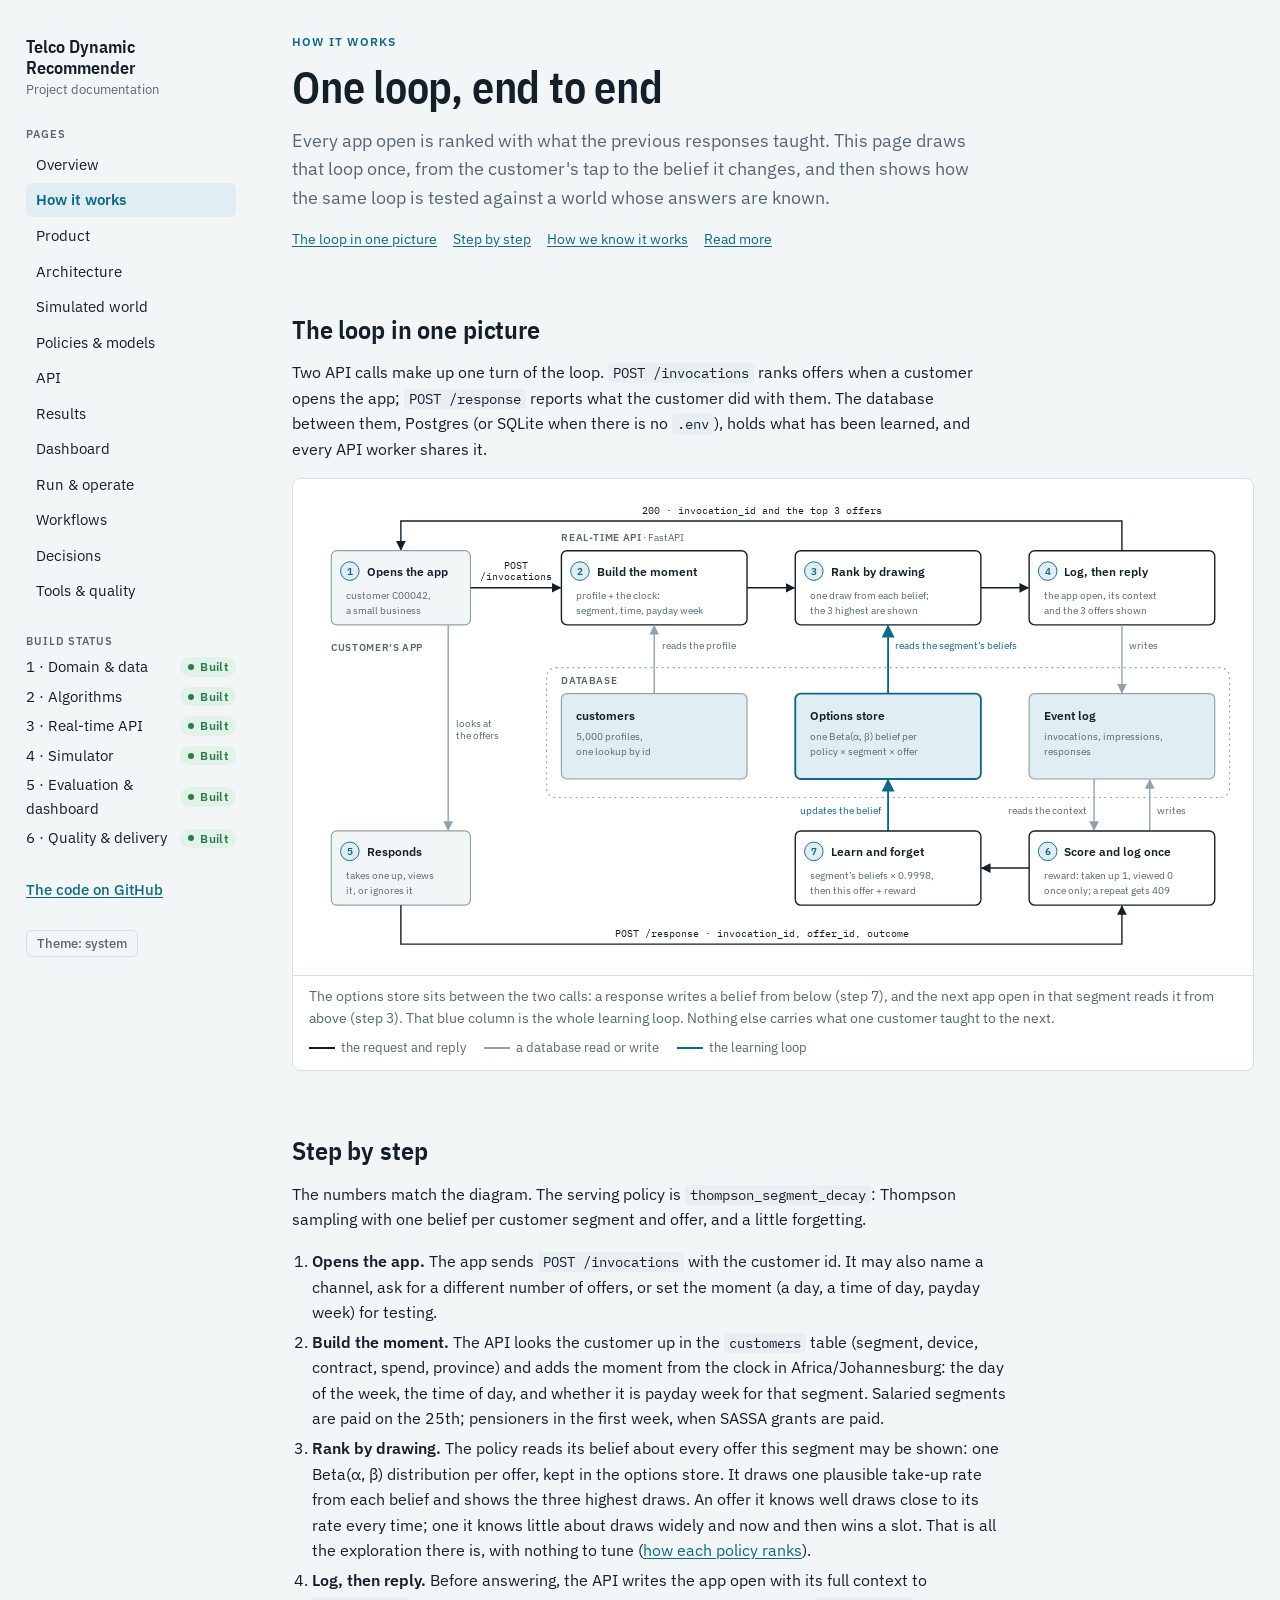
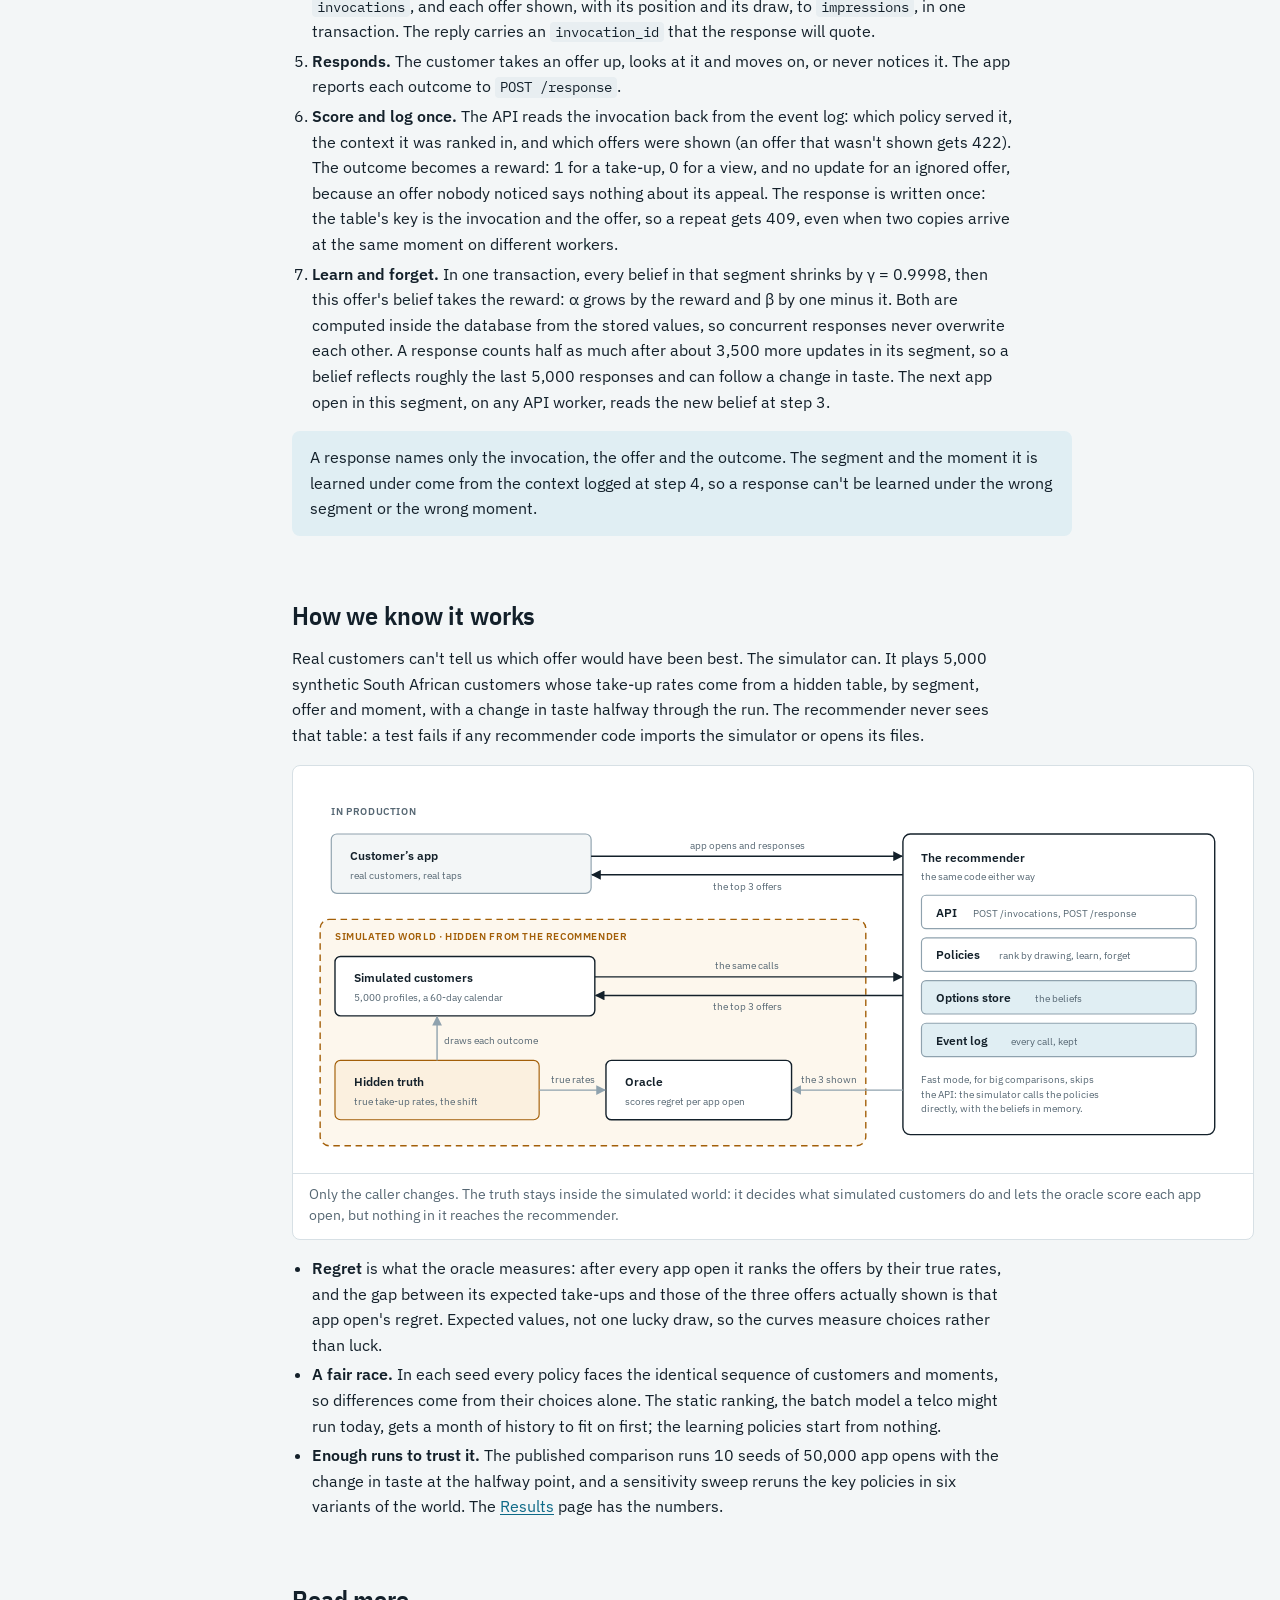
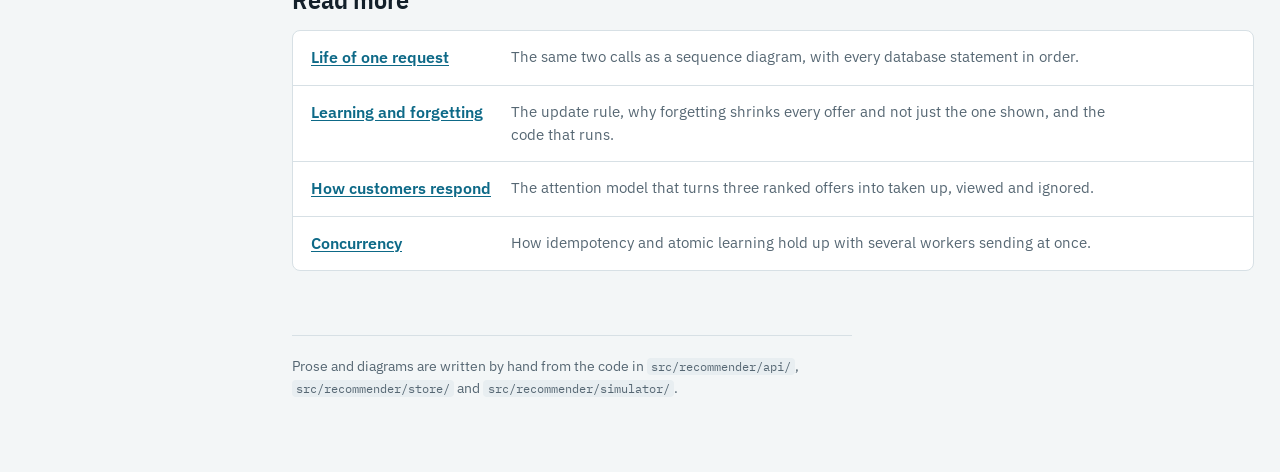
<file: docs/how-it-works.html>
<!doctype html>
<html lang="en">
<head>
<meta charset="utf-8">
<meta name="viewport" content="width=device-width, initial-scale=1, viewport-fit=cover">
<title>How the Recommender Works</title>
<meta name="claude:viewport-fit-sides" content="cover">
<meta name="description" content="The whole learning loop in one diagram: an app open, the ranking, the customer's response and the belief it changes, then how the simulator tests that loop against a known answer.">
<link rel="preconnect" href="https://fonts.googleapis.com">
<link rel="preconnect" href="https://fonts.gstatic.com" crossorigin>
<link rel="stylesheet" href="https://fonts.googleapis.com/css2?family=IBM+Plex+Mono:wght@400;500&amp;family=IBM+Plex+Sans+Condensed:wght@500;600&amp;family=IBM+Plex+Sans:ital,wght@0,400;0,500;0,600;1,400&amp;display=swap">
<link rel="stylesheet" href="assets/docs.css">
<script src="assets/docs.js"></script>
</head>
<body>
<div class="shell">
<nav class="sidenav" aria-label="Documentation">
<!-- BEGIN generated:sidenav -->
<a class="brand" href="index.html"><b>Telco Dynamic Recommender</b><span>Project documentation</span></a>
<div><p class="nav-label">Pages</p>
<ul class="pages">
<li><a href="index.html">Overview</a></li>
<li><a href="how-it-works.html" aria-current=page>How it works</a></li>
<li><a href="product.html">Product</a></li>
<li><a href="architecture.html">Architecture</a></li>
<li><a href="simulation.html">Simulated world</a></li>
<li><a href="models.html">Policies &amp; models</a></li>
<li><a href="api.html">API</a></li>
<li><a href="results.html">Results</a></li>
<li><a href="dashboard.html">Dashboard</a></li>
<li><a href="operations.html">Run &amp; operate</a></li>
<li><a href="workflows.html">Workflows</a></li>
<li><a href="decisions.html">Decisions</a></li>
<li><a href="stack.html">Tools &amp; quality</a></li>
</ul></div>
<div class="phase-block"><p class="nav-label">Build status</p>
<ul class="phases">
<li><span>1 · Domain &amp; data</span><span class="chip built">Built</span></li>
<li><span>2 · Algorithms</span><span class="chip built">Built</span></li>
<li><span>3 · Real-time API</span><span class="chip built">Built</span></li>
<li><span>4 · Simulator</span><span class="chip built">Built</span></li>
<li><span>5 · Evaluation &amp; dashboard</span><span class="chip built">Built</span></li>
<li><span>6 · Quality &amp; delivery</span><span class="chip built">Built</span></li>
</ul></div>
<a class="repo-link" href="https://github.com/SeanM04/telco-offer-recommender">The code on GitHub</a>
<button class="theme-toggle" type="button">Theme: system</button>
<!-- END generated:sidenav -->
</nav>

<main>
<header class="page-head">
  <p class="eyebrow">How it works</p>
  <h1>One loop, end to end</h1>
  <p class="lede">Every app open is ranked with what the previous responses taught. This page draws that loop once, from the customer's tap to the belief it changes, and then shows how the same loop is tested against a world whose answers are known.</p>
  <ul class="toc">
    <li><a href="#loop">The loop in one picture</a></li>
    <li><a href="#steps">Step by step</a></li>
    <li><a href="#testing">How we know it works</a></li>
    <li><a href="#more">Read more</a></li>
  </ul>
</header>

<section aria-labelledby="loop">
  <h2 id="loop">The loop in one picture</h2>
  <p>Two API calls make up one turn of the loop. <code>POST /invocations</code> ranks offers when a customer opens the app; <code>POST /response</code> reports what the customer did with them. The database between them, Postgres (or SQLite when there is no <code>.env</code>), holds what has been learned, and every API worker shares it.</p>
  <figure class="fig">
    <div class="fig-scroll">
      <svg class="dg" viewBox="0 0 1000 500" style="min-width: 820px" role="img" aria-label="The learning loop. The customer opens the app and the app calls POST /invocations. The API builds the moment from the customer's profile and the clock, reads the segment's beliefs from the options store, draws one sample from each and keeps the three highest, logs the app open and the offers shown, then replies with an invocation id. The customer responds and the app calls POST /response. The API reads the logged context, scores the outcome and logs it once, then updates the belief in the options store, shrinking the segment's other beliefs slightly. The next app open in that segment reads the updated belief.">
        <defs>
          <marker id="hw1-ah" viewBox="0 0 10 10" refX="9" refY="5" markerWidth="7" markerHeight="7" orient="auto-start-reverse"><path d="M0 0L10 5L0 10z" class="ah"/></marker>
          <marker id="hw1-ahs" viewBox="0 0 10 10" refX="9" refY="5" markerWidth="7" markerHeight="7" orient="auto-start-reverse"><path d="M0 0L10 5L0 10z" class="ah strong"/></marker>
          <marker id="hw1-ahl" viewBox="0 0 10 10" refX="9" refY="5" markerWidth="7" markerHeight="7" orient="auto-start-reverse"><path d="M0 0L10 5L0 10z" class="ah loop"/></marker>
        </defs>

        <!-- column labels -->
        <text class="lbl" x="272" y="50"><tspan font-weight="600" letter-spacing="0.06em">REAL-TIME API</tspan> · FastAPI</text>
        <text class="lbl" x="24" y="168"><tspan font-weight="600" letter-spacing="0.06em">CUSTOMER&#8217;S APP</tspan></text>

        <!-- the reply to POST /invocations, back to the app -->
        <path class="edge strong" d="M876 60V28H99V59" marker-end="url(#hw1-ahs)"/>
        <text class="m" x="488" y="20" text-anchor="middle">200 · invocation_id and the top 3 offers</text>

        <!-- 1 -->
        <rect class="box term" x="24" y="60" width="150" height="80" rx="6"/>
        <circle class="act" cx="44" cy="82" r="10"/>
        <text class="step-n" x="44" y="86" text-anchor="middle">1</text>
        <text class="t" x="62" y="87">Opens the app</text>
        <text class="s" x="40" y="112">customer C00042,</text>
        <text class="s" x="40" y="128">a small business</text>

        <!-- 1 -> 2 -->
        <text class="m" x="223" y="80" text-anchor="middle">POST</text>
        <text class="m" x="223" y="92" text-anchor="middle">/invocations</text>
        <path class="edge strong" d="M174 100H271" marker-end="url(#hw1-ahs)"/>

        <!-- 2 -->
        <rect class="box built" x="272" y="60" width="200" height="80" rx="6"/>
        <circle class="act" cx="292" cy="82" r="10"/>
        <text class="step-n" x="292" y="86" text-anchor="middle">2</text>
        <text class="t" x="310" y="87">Build the moment</text>
        <text class="s" x="288" y="112">profile + the clock:</text>
        <text class="s" x="288" y="128">segment, time, payday week</text>
        <path class="edge strong" d="M472 100H523" marker-end="url(#hw1-ahs)"/>

        <!-- 3 -->
        <rect class="box built" x="524" y="60" width="200" height="80" rx="6"/>
        <circle class="act" cx="544" cy="82" r="10"/>
        <text class="step-n" x="544" y="86" text-anchor="middle">3</text>
        <text class="t" x="562" y="87">Rank by drawing</text>
        <text class="s" x="540" y="112">one draw from each belief;</text>
        <text class="s" x="540" y="128">the 3 highest are shown</text>
        <path class="edge strong" d="M724 100H775" marker-end="url(#hw1-ahs)"/>

        <!-- 4 -->
        <rect class="box built" x="776" y="60" width="200" height="80" rx="6"/>
        <circle class="act" cx="796" cy="82" r="10"/>
        <text class="step-n" x="796" y="86" text-anchor="middle">4</text>
        <text class="t" x="814" y="87">Log, then reply</text>
        <text class="s" x="792" y="112">the app open, its context</text>
        <text class="s" x="792" y="128">and the 3 offers shown</text>

        <!-- top row to and from the database -->
        <path class="edge" d="M372 214V141" marker-end="url(#hw1-ah)"/>
        <text class="lbl" x="380" y="166">reads the profile</text>
        <path class="edge loop" d="M624 214V141" marker-end="url(#hw1-ahl)"/>
        <text class="lbl accent" x="632" y="166">reads the segment&#8217;s beliefs</text>
        <path class="edge" d="M876 140V213" marker-end="url(#hw1-ah)"/>
        <text class="lbl" x="884" y="166">writes</text>

        <!-- the database -->
        <rect class="frame" x="256" y="186" width="736" height="140" rx="10"/>
        <text class="lbl" x="272" y="204"><tspan font-weight="600" letter-spacing="0.06em">DATABASE</tspan></text>

        <rect class="box store" x="272" y="214" width="200" height="92" rx="6"/>
        <text class="t" x="288" y="242">customers</text>
        <text class="s" x="288" y="264">5,000 profiles,</text>
        <text class="s" x="288" y="280">one lookup by id</text>

        <rect class="box pick" x="524" y="214" width="200" height="92" rx="6"/>
        <text class="t" x="540" y="242">Options store</text>
        <text class="s" x="540" y="264">one Beta(α, β) belief per</text>
        <text class="s" x="540" y="280">policy × segment × offer</text>

        <rect class="box store" x="776" y="214" width="200" height="92" rx="6"/>
        <text class="t" x="792" y="242">Event log</text>
        <text class="s" x="792" y="264">invocations, impressions,</text>
        <text class="s" x="792" y="280">responses</text>

        <!-- the customer looks at the offers -->
        <path class="edge" d="M150 140V361" marker-end="url(#hw1-ah)"/>
        <text class="s" x="158" y="250">looks at</text>
        <text class="s" x="158" y="263">the offers</text>

        <!-- 5 -->
        <rect class="box term" x="24" y="362" width="150" height="80" rx="6"/>
        <circle class="act" cx="44" cy="384" r="10"/>
        <text class="step-n" x="44" y="388" text-anchor="middle">5</text>
        <text class="t" x="62" y="389">Responds</text>
        <text class="s" x="40" y="414">takes one up, views</text>
        <text class="s" x="40" y="430">it, or ignores it</text>

        <!-- 5 -> 6: POST /response -->
        <path class="edge strong" d="M99 442V484H876V443" marker-end="url(#hw1-ahs)"/>
        <text class="m" x="488" y="476" text-anchor="middle">POST /response · invocation_id, offer_id, outcome</text>

        <!-- bottom row to and from the database -->
        <path class="edge loop" d="M624 362V307" marker-end="url(#hw1-ahl)"/>
        <text class="lbl accent" x="616" y="344" text-anchor="end">updates the belief</text>
        <path class="edge" d="M846 306V361" marker-end="url(#hw1-ah)"/>
        <text class="lbl" x="838" y="344" text-anchor="end">reads the context</text>
        <path class="edge" d="M906 362V307" marker-end="url(#hw1-ah)"/>
        <text class="lbl" x="914" y="344">writes</text>

        <!-- 6 -->
        <rect class="box built" x="776" y="362" width="200" height="80" rx="6"/>
        <circle class="act" cx="796" cy="384" r="10"/>
        <text class="step-n" x="796" y="388" text-anchor="middle">6</text>
        <text class="t" x="814" y="389">Score and log once</text>
        <text class="s" x="792" y="414">reward: taken up 1, viewed 0</text>
        <text class="s" x="792" y="430">once only; a repeat gets 409</text>
        <path class="edge strong" d="M776 402H725" marker-end="url(#hw1-ahs)"/>

        <!-- 7 -->
        <rect class="box built" x="524" y="362" width="200" height="80" rx="6"/>
        <circle class="act" cx="544" cy="384" r="10"/>
        <text class="step-n" x="544" y="388" text-anchor="middle">7</text>
        <text class="t" x="562" y="389">Learn and forget</text>
        <text class="s" x="540" y="414">segment&#8217;s beliefs × 0.9998,</text>
        <text class="s" x="540" y="430">then this offer + reward</text>
      </svg>
    </div>
    <figcaption>
      <span>The options store sits between the two calls: a response writes a belief from below (step 7), and the next app open in that segment reads it from above (step 3). That blue column is the whole learning loop. Nothing else carries what one customer taught to the next.</span>
      <div class="legend"><span><i class="strong"></i>the request and reply</span><span><i></i>a database read or write</span><span><i class="loop"></i>the learning loop</span></div>
    </figcaption>
  </figure>
</section>

<section aria-labelledby="steps">
  <h2 id="steps">Step by step</h2>
  <p>The numbers match the diagram. The serving policy is <code>thompson_segment_decay</code>: Thompson sampling with one belief per customer segment and offer, and a little forgetting.</p>
  <ol>
    <li><strong>Opens the app.</strong> The app sends <code>POST /invocations</code> with the customer id. It may also name a channel, ask for a different number of offers, or set the moment (a day, a time of day, payday week) for testing.</li>
    <li><strong>Build the moment.</strong> The API looks the customer up in the <code>customers</code> table (segment, device, contract, spend, province) and adds the moment from the clock in Africa/Johannesburg: the day of the week, the time of day, and whether it is payday week for that segment. Salaried segments are paid on the 25th; pensioners in the first week, when SASSA grants are paid.</li>
    <li><strong>Rank by drawing.</strong> The policy reads its belief about every offer this segment may be shown: one Beta(α, β) distribution per offer, kept in the options store. It draws one plausible take-up rate from each belief and shows the three highest draws. An offer it knows well draws close to its rate every time; one it knows little about draws widely and now and then wins a slot. That is all the exploration there is, with nothing to tune (<a href="models.html#logic">how each policy ranks</a>).</li>
    <li><strong>Log, then reply.</strong> Before answering, the API writes the app open with its full context to <code>invocations</code>, and each offer shown, with its position and its draw, to <code>impressions</code>, in one transaction. The reply carries an <code>invocation_id</code> that the response will quote.</li>
    <li><strong>Responds.</strong> The customer takes an offer up, looks at it and moves on, or never notices it. The app reports each outcome to <code>POST /response</code>.</li>
    <li><strong>Score and log once.</strong> The API reads the invocation back from the event log: which policy served it, the context it was ranked in, and which offers were shown (an offer that wasn't shown gets 422). The outcome becomes a reward: 1 for a take-up, 0 for a view, and no update for an ignored offer, because an offer nobody noticed says nothing about its appeal. The response is written once: the table's key is the invocation and the offer, so a repeat gets 409, even when two copies arrive at the same moment on different workers.</li>
    <li><strong>Learn and forget.</strong> In one transaction, every belief in that segment shrinks by γ = 0.9998, then this offer's belief takes the reward: α grows by the reward and β by one minus it. Both are computed inside the database from the stored values, so concurrent responses never overwrite each other. A response counts half as much after about 3,500 more updates in its segment, so a belief reflects roughly the last 5,000 responses and can follow a change in taste. The next app open in this segment, on any API worker, reads the new belief at step 3.</li>
  </ol>
  <div class="note">
    <p>A response names only the invocation, the offer and the outcome. The segment and the moment it is learned under come from the context logged at step 4, so a response can't be learned under the wrong segment or the wrong moment.</p>
  </div>
</section>

<section aria-labelledby="testing">
  <h2 id="testing">How we know it works</h2>
  <p>Real customers can't tell us which offer would have been best. The simulator can. It plays 5,000 synthetic South African customers whose take-up rates come from a hidden table, by segment, offer and moment, with a change in taste halfway through the run. The recommender never sees that table: a test fails if any recommender code imports the simulator or opens its files.</p>
  <figure class="fig">
    <div class="fig-scroll">
      <svg class="dg" viewBox="0 0 1000 404" style="min-width: 820px" role="img" aria-label="Testing against a known answer. In production the customer's app calls the recommender. In the simulator, simulated customers make the same calls, and the hidden truth, which the recommender never reads, draws each of their outcomes. An oracle compares the three offers shown with the best possible ranking under the true rates and records the regret.">
        <defs>
          <marker id="hw2-ah" viewBox="0 0 10 10" refX="9" refY="5" markerWidth="7" markerHeight="7" orient="auto-start-reverse"><path d="M0 0L10 5L0 10z" class="ah"/></marker>
          <marker id="hw2-ahs" viewBox="0 0 10 10" refX="9" refY="5" markerWidth="7" markerHeight="7" orient="auto-start-reverse"><path d="M0 0L10 5L0 10z" class="ah strong"/></marker>
        </defs>

        <!-- production -->
        <text class="lbl" x="24" y="36"><tspan font-weight="600" letter-spacing="0.06em">IN PRODUCTION</tspan></text>
        <rect class="box term" x="24" y="56" width="280" height="64" rx="6"/>
        <text class="t" x="44" y="84">Customer&#8217;s app</text>
        <text class="s" x="44" y="104">real customers, real taps</text>
        <path class="edge strong" d="M304 80H639" marker-end="url(#hw2-ahs)"/>
        <text class="lbl" x="472" y="72" text-anchor="middle">app opens and responses</text>
        <path class="edge strong" d="M640 100H305" marker-end="url(#hw2-ahs)"/>
        <text class="lbl" x="472" y="116" text-anchor="middle">the top 3 offers</text>

        <!-- the recommender: the same in both -->
        <rect class="box built" x="640" y="56" width="336" height="324" rx="8"/>
        <text class="t" x="660" y="86">The recommender</text>
        <text class="s" x="660" y="106">the same code either way</text>
        <rect class="box" x="660" y="122" width="296" height="36" rx="5"/>
        <text class="t" x="676" y="145">API</text>
        <text class="s" x="716" y="145">POST /invocations, POST /response</text>
        <rect class="box" x="660" y="168" width="296" height="36" rx="5"/>
        <text class="t" x="676" y="191">Policies</text>
        <text class="s" x="744" y="191">rank by drawing, learn, forget</text>
        <rect class="box store" x="660" y="214" width="296" height="36" rx="5"/>
        <text class="t" x="676" y="237">Options store</text>
        <text class="s" x="782" y="237">the beliefs</text>
        <rect class="box store" x="660" y="260" width="296" height="36" rx="5"/>
        <text class="t" x="676" y="283">Event log</text>
        <text class="s" x="756" y="283">every call, kept</text>
        <text class="s" x="660" y="324">Fast mode, for big comparisons, skips</text>
        <text class="s" x="660" y="340">the API: the simulator calls the policies</text>
        <text class="s" x="660" y="356">directly, with the beliefs in memory.</text>

        <!-- the simulated world -->
        <rect class="zone" x="12" y="148" width="588" height="244" rx="10"/>
        <text class="zone-label" x="28" y="170">SIMULATED WORLD · HIDDEN FROM THE RECOMMENDER</text>

        <rect class="box built" x="28" y="188" width="280" height="64" rx="6"/>
        <text class="t" x="48" y="216">Simulated customers</text>
        <text class="s" x="48" y="236">5,000 profiles, a 60-day calendar</text>
        <path class="edge strong" d="M308 210H639" marker-end="url(#hw2-ahs)"/>
        <text class="lbl" x="472" y="202" text-anchor="middle">the same calls</text>
        <path class="edge strong" d="M640 230H309" marker-end="url(#hw2-ahs)"/>
        <text class="lbl" x="472" y="246" text-anchor="middle">the top 3 offers</text>

        <rect class="box secret" x="28" y="300" width="220" height="64" rx="6"/>
        <text class="t" x="48" y="328">Hidden truth</text>
        <text class="s" x="48" y="348">true take-up rates, the shift</text>
        <path class="edge" d="M138 300V253" marker-end="url(#hw2-ah)"/>
        <text class="lbl" x="146" y="282">draws each outcome</text>

        <rect class="box built" x="320" y="300" width="200" height="64" rx="6"/>
        <text class="t" x="340" y="328">Oracle</text>
        <text class="s" x="340" y="348">scores regret per app open</text>
        <path class="edge" d="M248 332H319" marker-end="url(#hw2-ah)"/>
        <text class="lbl" x="284" y="324" text-anchor="middle">true rates</text>
        <path class="edge" d="M640 332H521" marker-end="url(#hw2-ah)"/>
        <text class="lbl" x="560" y="324" text-anchor="middle">the 3 shown</text>
      </svg>
    </div>
    <figcaption>
      <span>Only the caller changes. The truth stays inside the simulated world: it decides what simulated customers do and lets the oracle score each app open, but nothing in it reaches the recommender.</span>
    </figcaption>
  </figure>
  <ul>
    <li><strong>Regret</strong> is what the oracle measures: after every app open it ranks the offers by their true rates, and the gap between its expected take-ups and those of the three offers actually shown is that app open's regret. Expected values, not one lucky draw, so the curves measure choices rather than luck.</li>
    <li><strong>A fair race.</strong> In each seed every policy faces the identical sequence of customers and moments, so differences come from their choices alone. The static ranking, the batch model a telco might run today, gets a month of history to fit on first; the learning policies start from nothing.</li>
    <li><strong>Enough runs to trust it.</strong> The published comparison runs 10 seeds of 50,000 app opens with the change in taste at the halfway point, and a sensitivity sweep reruns the key policies in six variants of the world. The <a href="results.html#findings">Results</a> page has the numbers.</li>
  </ul>
</section>

<section aria-labelledby="more">
  <h2 id="more">Read more</h2>
  <ul class="guide">
    <li><a href="architecture.html#lifecycle">Life of one request</a><p>The same two calls as a sequence diagram, with every database statement in order.</p></li>
    <li><a href="models.html#learning">Learning and forgetting</a><p>The update rule, why forgetting shrinks every offer and not just the one shown, and the code that runs.</p></li>
    <li><a href="simulation.html#response">How customers respond</a><p>The attention model that turns three ranked offers into taken up, viewed and ignored.</p></li>
    <li><a href="api.html#concurrency">Concurrency</a><p>How idempotency and atomic learning hold up with several workers sending at once.</p></li>
  </ul>
</section>

<p class="foot">Prose and diagrams are written by hand from the code in <code>src/recommender/api/</code>, <code>src/recommender/store/</code> and <code>src/recommender/simulator/</code>.</p>
</main>
</div>
</body>
</html>
</file>
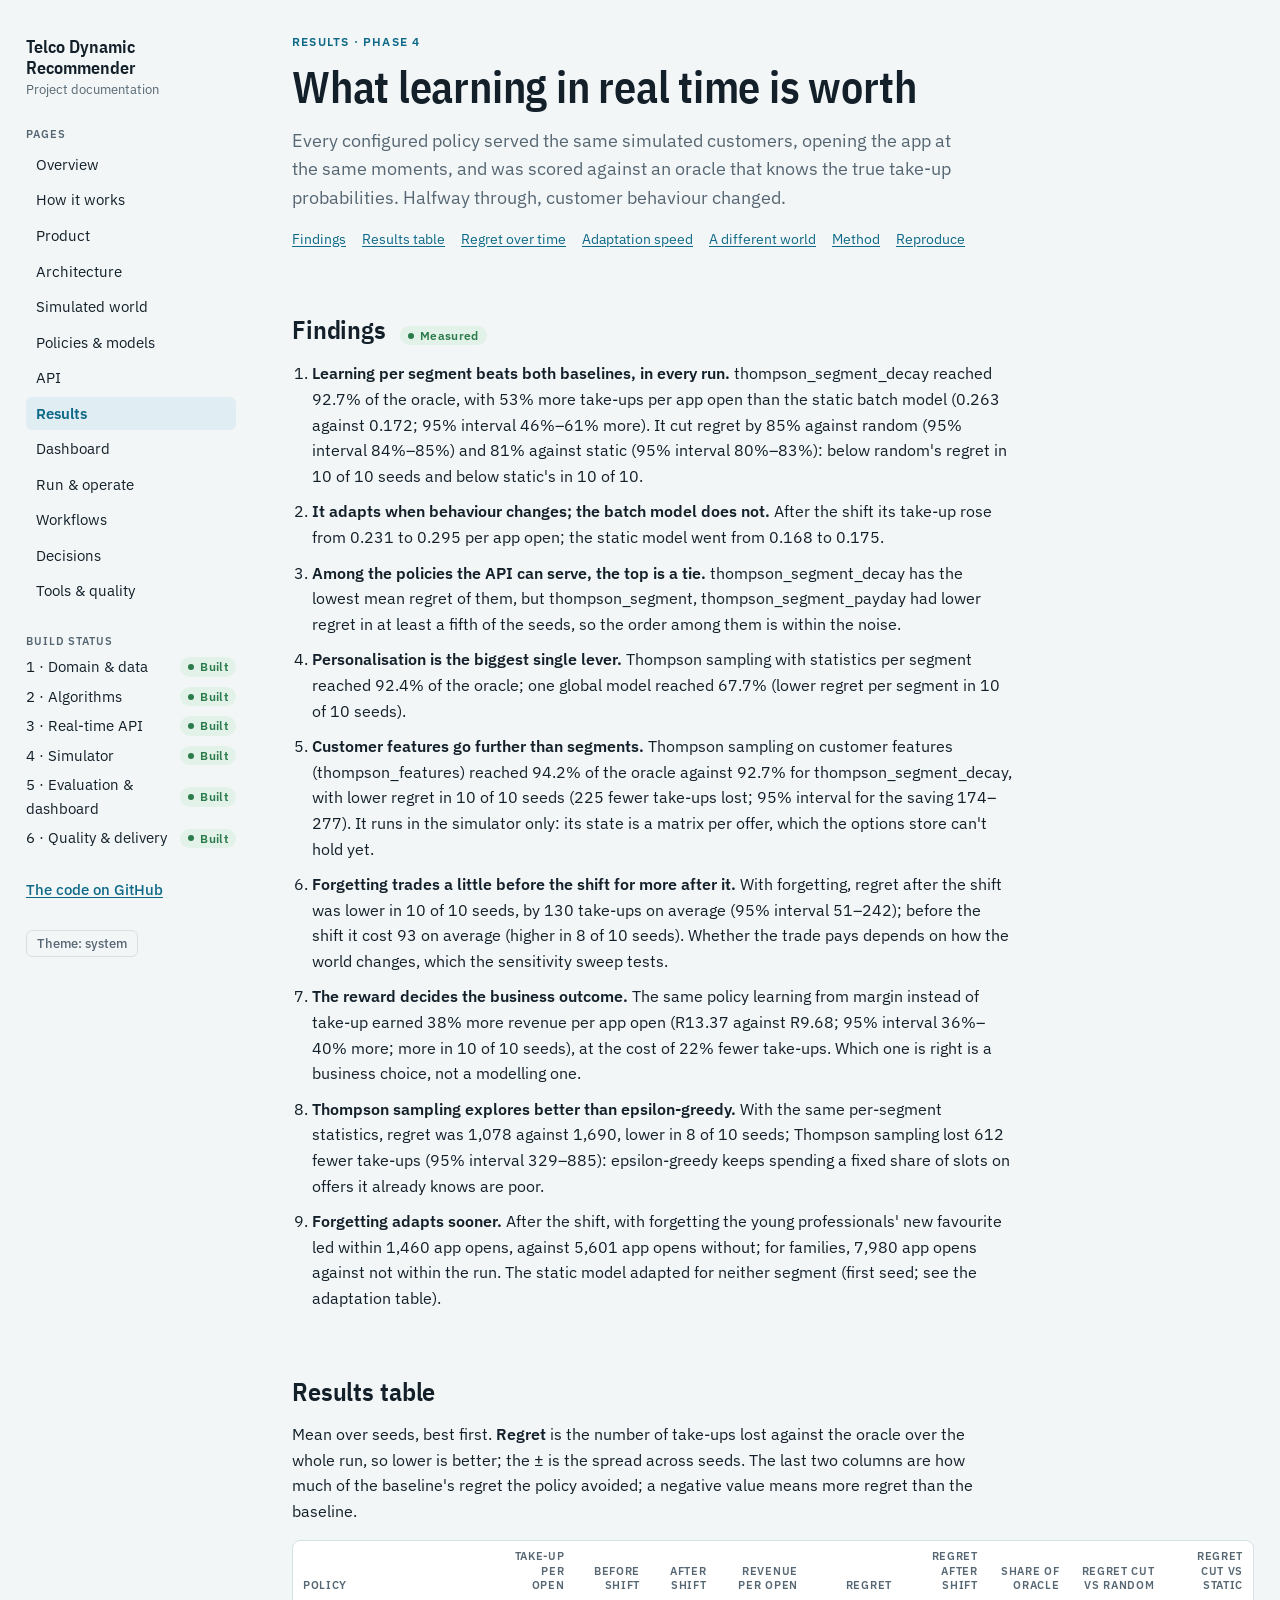
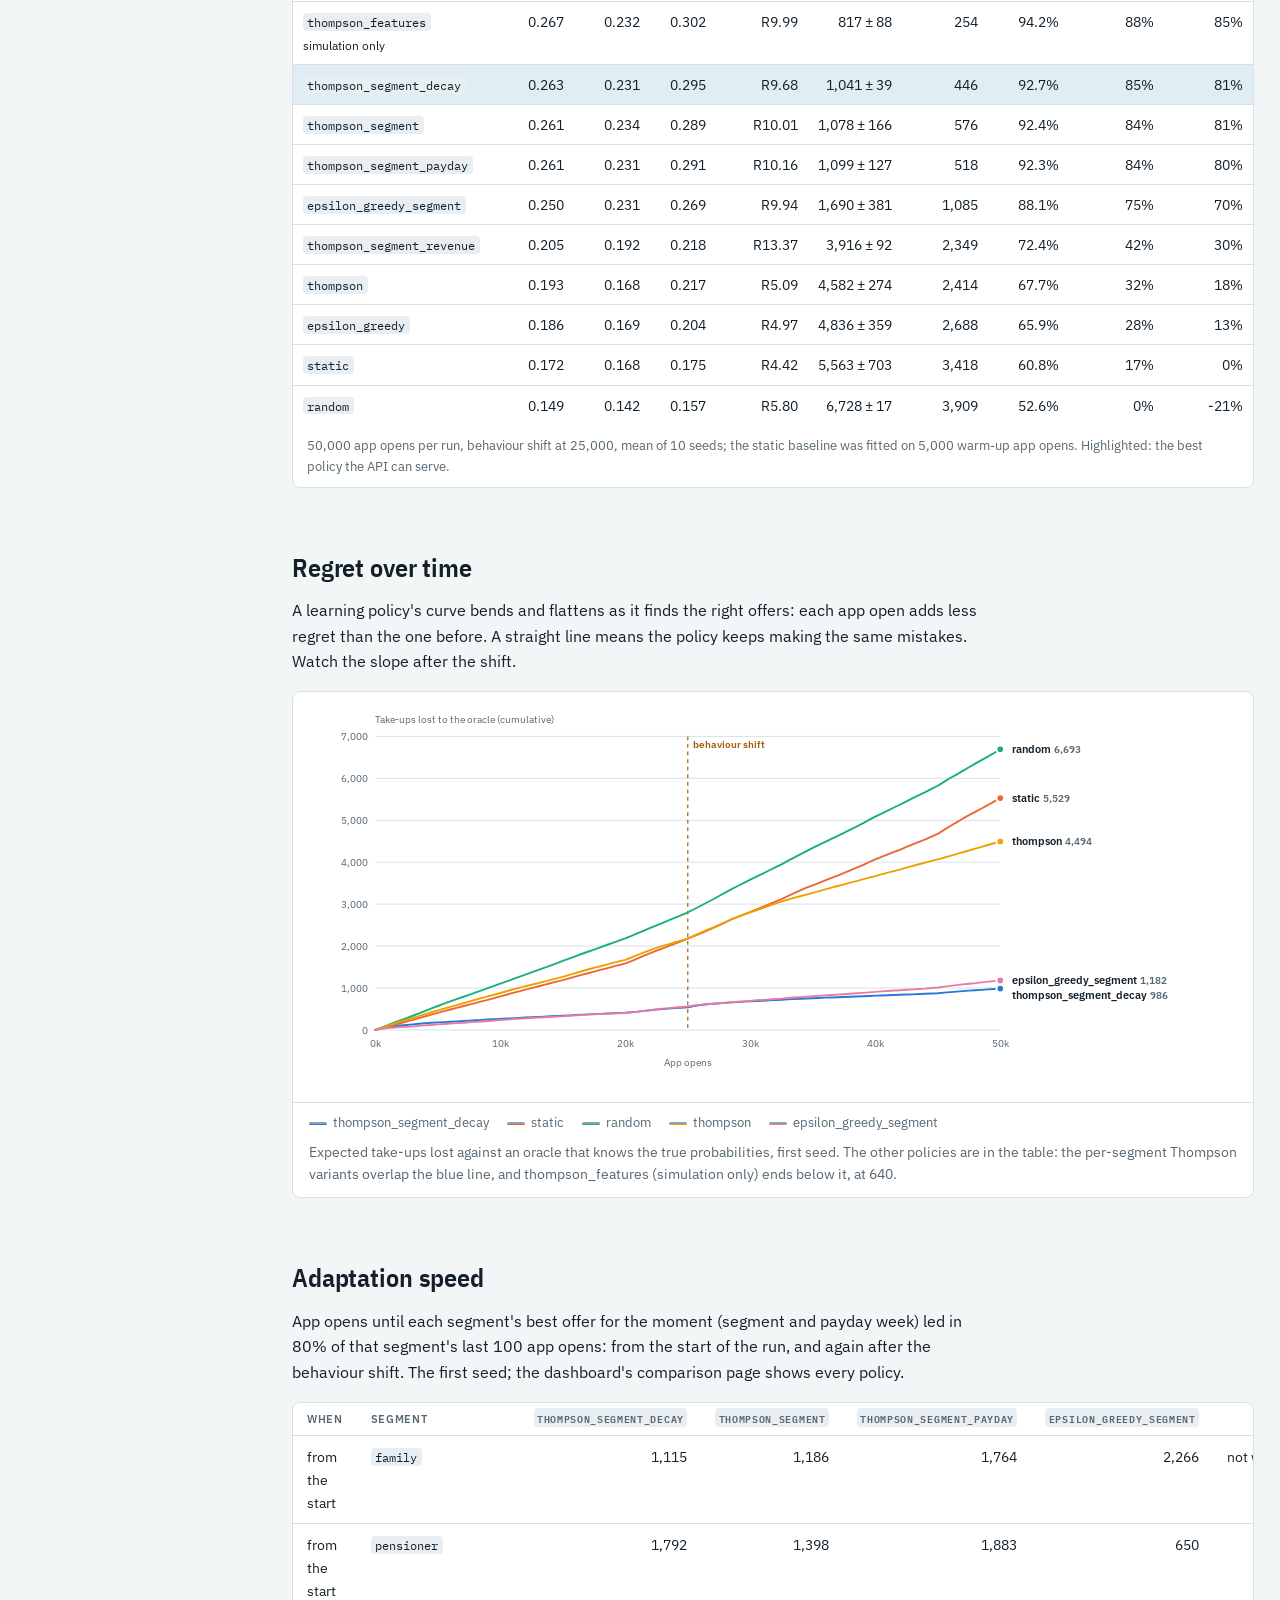
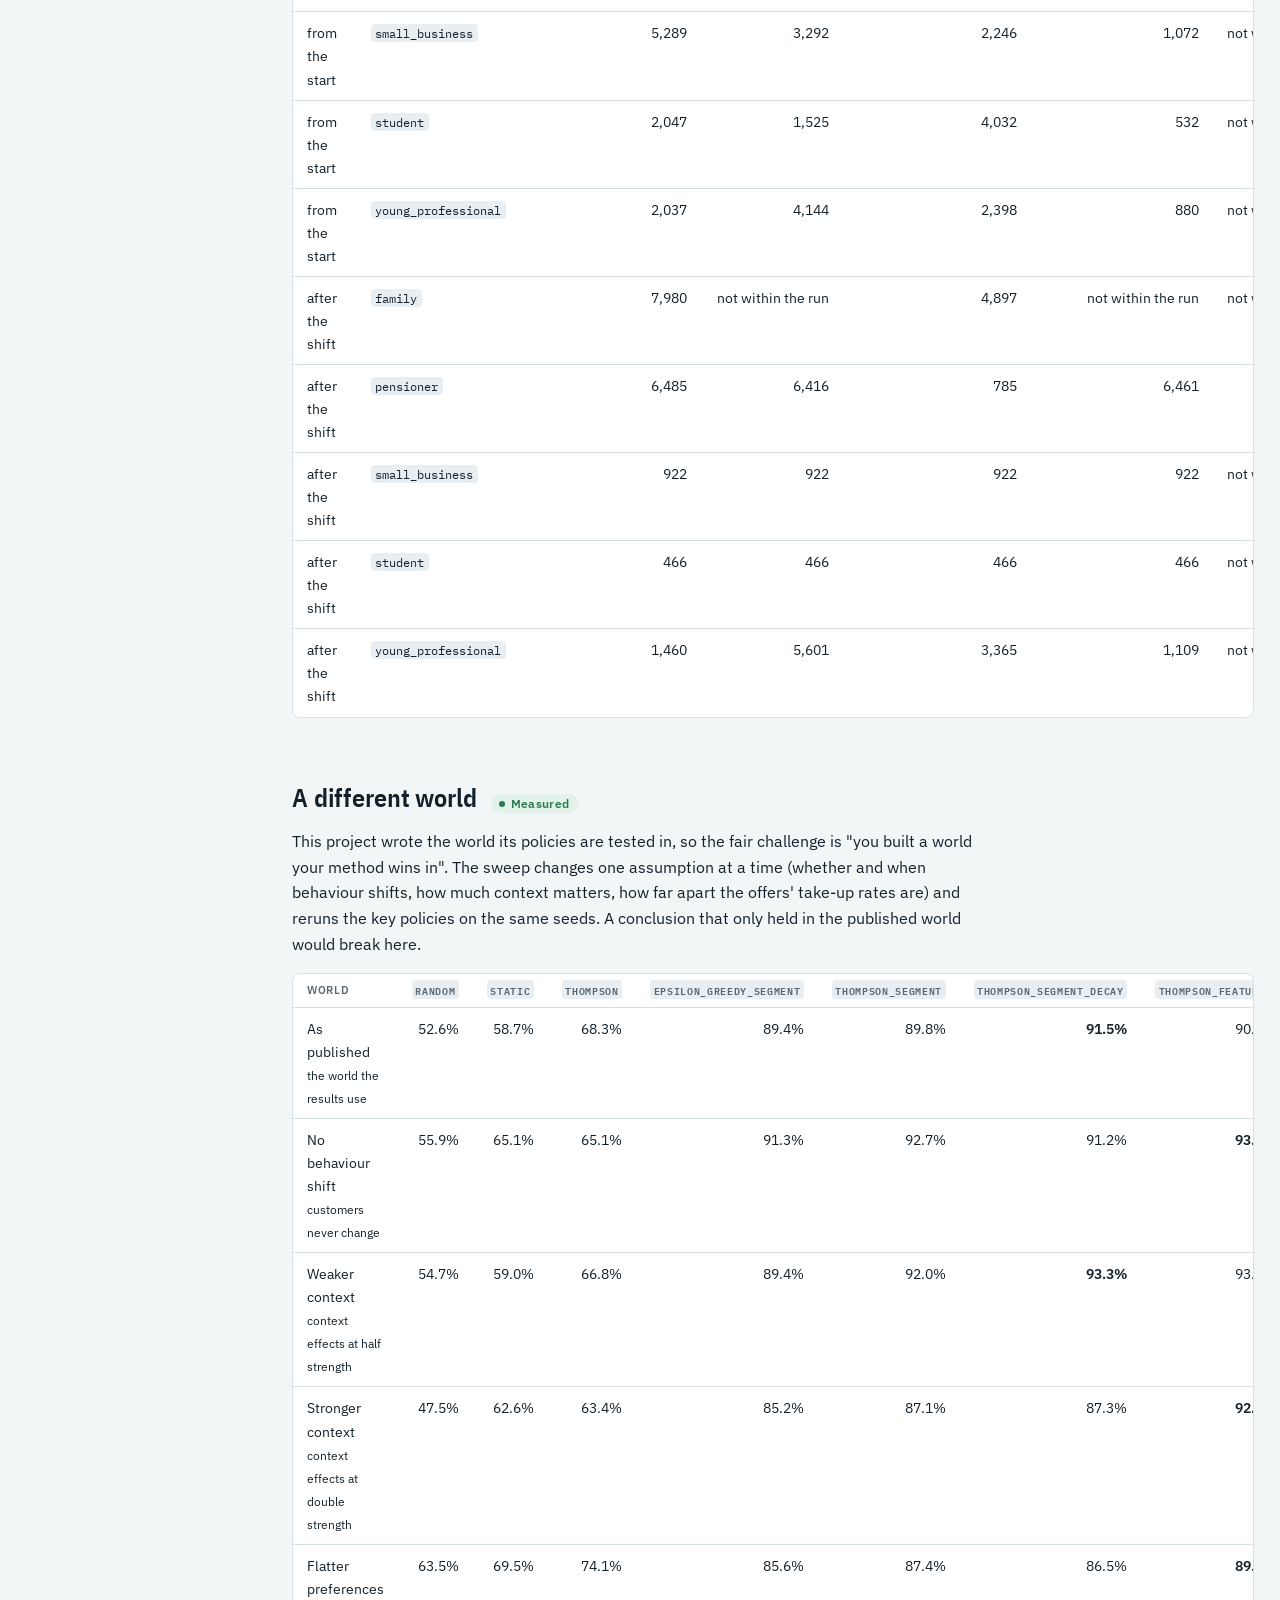
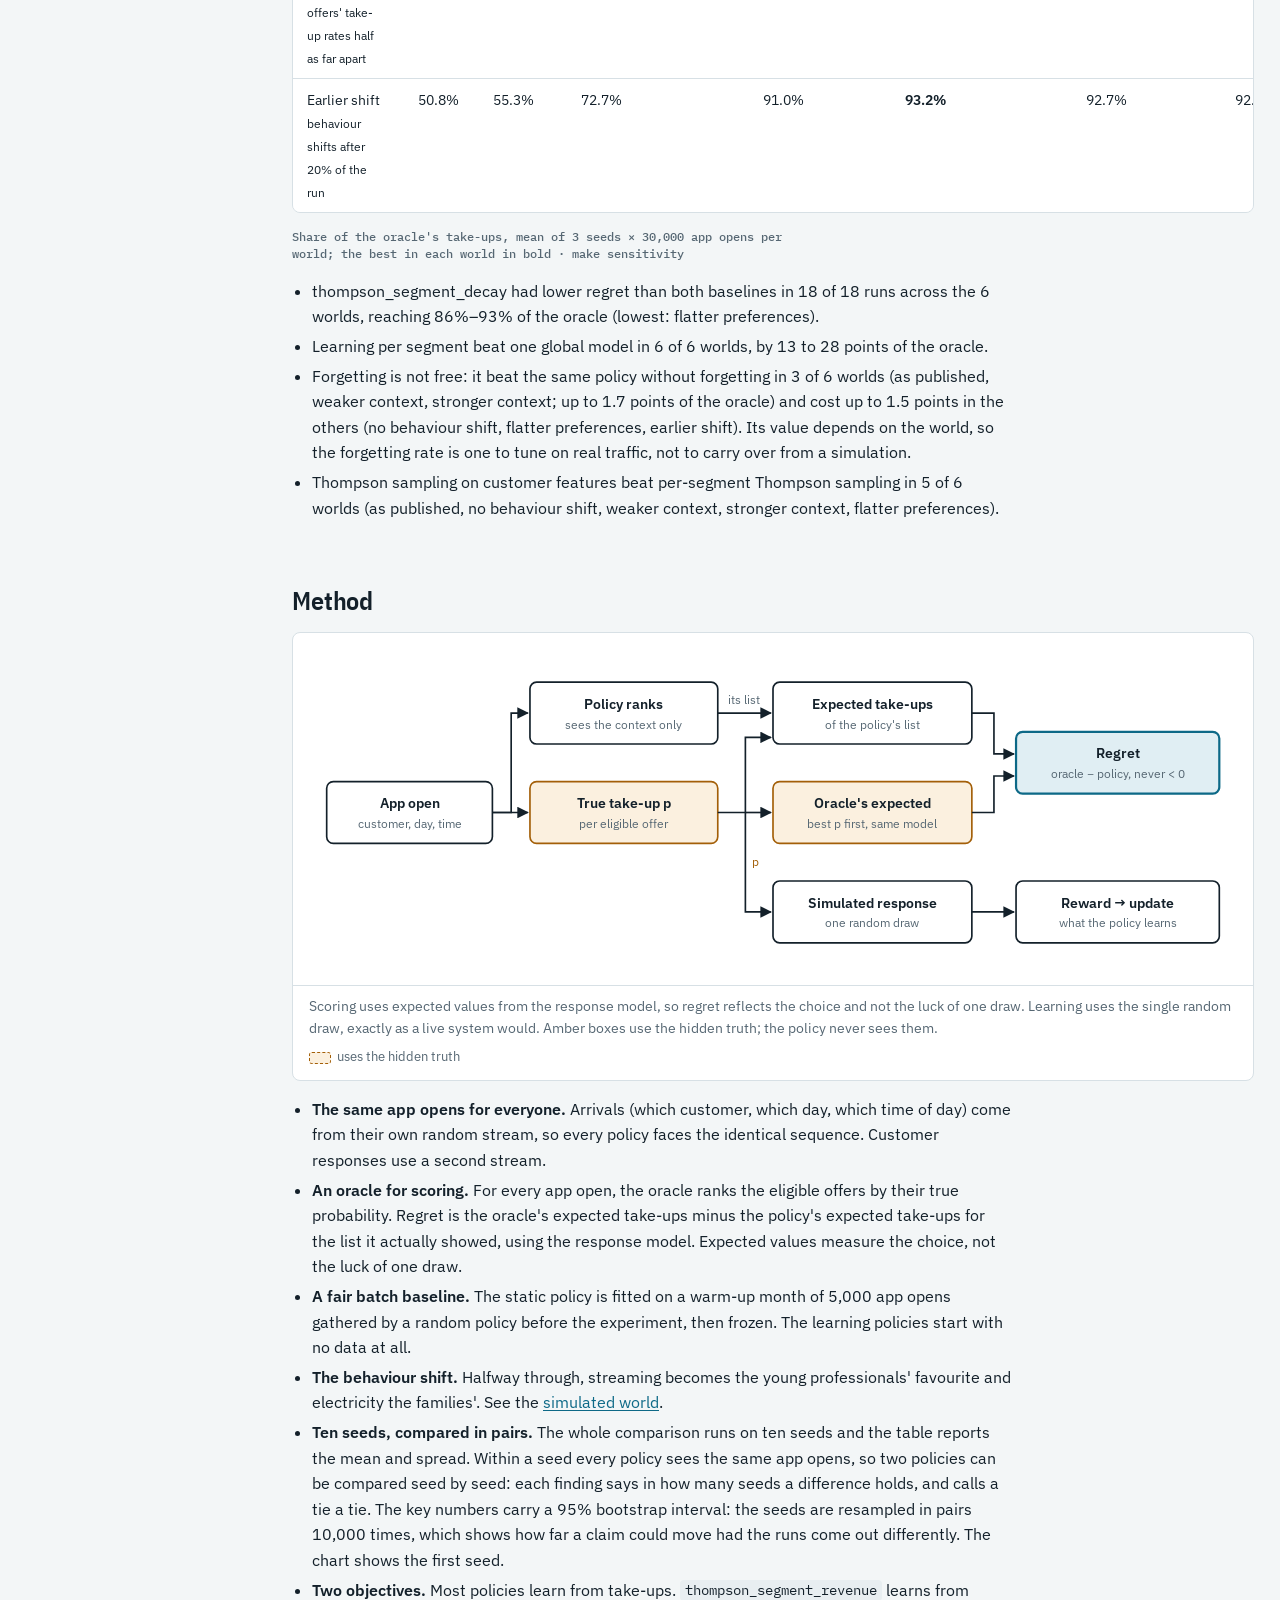
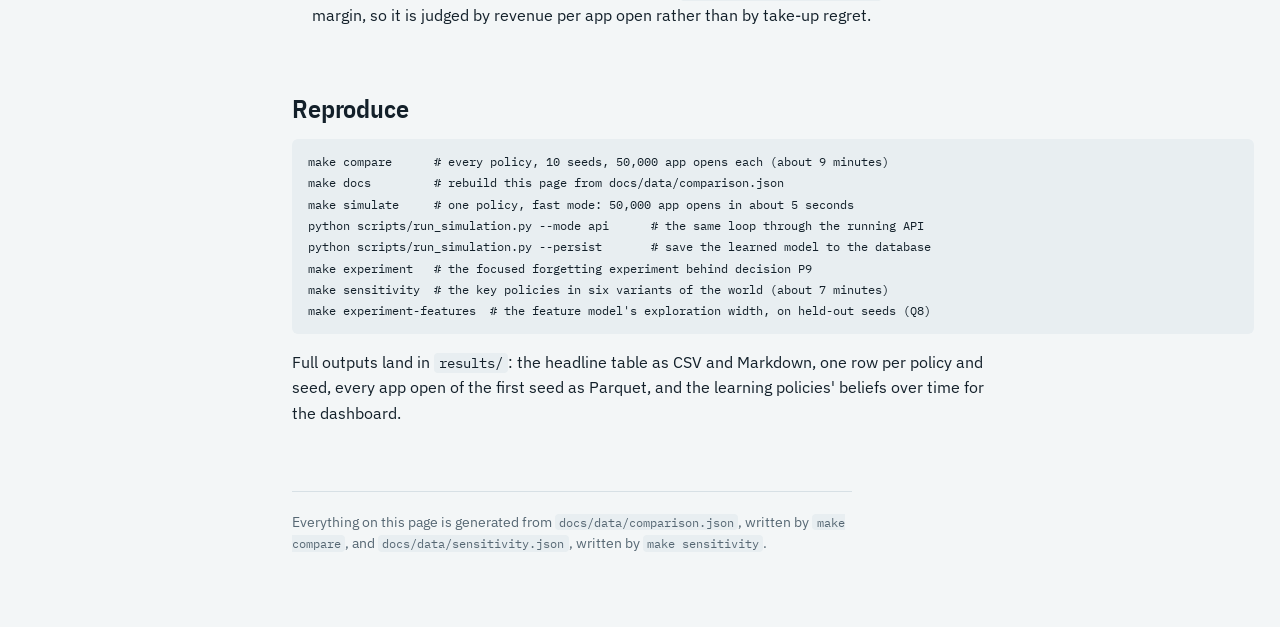
<file: docs/results.html>
<!doctype html>
<html lang="en">
<head>
<meta charset="utf-8">
<meta name="viewport" content="width=device-width, initial-scale=1, viewport-fit=cover">
<title>Recommender Results</title>
<meta name="claude:viewport-fit-sides" content="cover">
<meta name="description" content="How every policy performed on the same 50,000 simulated app opens, before and after the behaviour shift.">
<link rel="preconnect" href="https://fonts.googleapis.com">
<link rel="preconnect" href="https://fonts.gstatic.com" crossorigin>
<link rel="stylesheet" href="https://fonts.googleapis.com/css2?family=IBM+Plex+Mono:wght@400;500&amp;family=IBM+Plex+Sans+Condensed:wght@500;600&amp;family=IBM+Plex+Sans:ital,wght@0,400;0,500;0,600;1,400&amp;display=swap">
<link rel="stylesheet" href="assets/docs.css">
<script src="assets/docs.js"></script>
</head>
<body>
<div class="shell">
<nav class="sidenav" aria-label="Documentation">
<!-- BEGIN generated:sidenav -->
<a class="brand" href="index.html"><b>Telco Dynamic Recommender</b><span>Project documentation</span></a>
<div><p class="nav-label">Pages</p>
<ul class="pages">
<li><a href="index.html">Overview</a></li>
<li><a href="how-it-works.html">How it works</a></li>
<li><a href="product.html">Product</a></li>
<li><a href="architecture.html">Architecture</a></li>
<li><a href="simulation.html">Simulated world</a></li>
<li><a href="models.html">Policies &amp; models</a></li>
<li><a href="api.html">API</a></li>
<li><a href="results.html" aria-current=page>Results</a></li>
<li><a href="dashboard.html">Dashboard</a></li>
<li><a href="operations.html">Run &amp; operate</a></li>
<li><a href="workflows.html">Workflows</a></li>
<li><a href="decisions.html">Decisions</a></li>
<li><a href="stack.html">Tools &amp; quality</a></li>
</ul></div>
<div class="phase-block"><p class="nav-label">Build status</p>
<ul class="phases">
<li><span>1 · Domain &amp; data</span><span class="chip built">Built</span></li>
<li><span>2 · Algorithms</span><span class="chip built">Built</span></li>
<li><span>3 · Real-time API</span><span class="chip built">Built</span></li>
<li><span>4 · Simulator</span><span class="chip built">Built</span></li>
<li><span>5 · Evaluation &amp; dashboard</span><span class="chip built">Built</span></li>
<li><span>6 · Quality &amp; delivery</span><span class="chip built">Built</span></li>
</ul></div>
<a class="repo-link" href="https://github.com/SeanM04/telco-offer-recommender">The code on GitHub</a>
<button class="theme-toggle" type="button">Theme: system</button>
<!-- END generated:sidenav -->
</nav>

<main>
<header class="page-head">
  <p class="eyebrow">Results · Phase 4</p>
  <h1>What learning in real time is worth</h1>
  <p class="lede">Every configured policy served the same simulated customers, opening the app at the same moments, and was scored against an oracle that knows the true take-up probabilities. Halfway through, customer behaviour changed.</p>
  <ul class="toc">
    <li><a href="#findings">Findings</a></li>
    <li><a href="#table">Results table</a></li>
    <li><a href="#regret">Regret over time</a></li>
    <li><a href="#adaptation">Adaptation speed</a></li>
    <li><a href="#sensitivity">A different world</a></li>
    <li><a href="#method">Method</a></li>
    <li><a href="#reproduce">Reproduce</a></li>
  </ul>
</header>

<section aria-labelledby="findings">
  <div class="section-head"><h2 id="findings">Findings</h2><span class="chip built">Measured</span></div>
<!-- BEGIN generated:findings -->
<ol class="findings">
<li><strong>Learning per segment beats both baselines, in every run.</strong> thompson_segment_decay reached 92.7% of the oracle, with 53% more take-ups per app open than the static batch model (0.263 against 0.172; 95% interval 46%–61% more). It cut regret by 85% against random (95% interval 84%–85%) and 81% against static (95% interval 80%–83%): below random's regret in 10 of 10 seeds and below static's in 10 of 10.</li>
<li><strong>It adapts when behaviour changes; the batch model does not.</strong> After the shift its take-up rose from 0.231 to 0.295 per app open; the static model went from 0.168 to 0.175.</li>
<li><strong>Among the policies the API can serve, the top is a tie.</strong> thompson_segment_decay has the lowest mean regret of them, but thompson_segment, thompson_segment_payday had lower regret in at least a fifth of the seeds, so the order among them is within the noise.</li>
<li><strong>Personalisation is the biggest single lever.</strong> Thompson sampling with statistics per segment reached 92.4% of the oracle; one global model reached 67.7% (lower regret per segment in 10 of 10 seeds).</li>
<li><strong>Customer features go further than segments.</strong> Thompson sampling on customer features (thompson_features) reached 94.2% of the oracle against 92.7% for thompson_segment_decay, with lower regret in 10 of 10 seeds (225 fewer take-ups lost; 95% interval for the saving 174–277). It runs in the simulator only: its state is a matrix per offer, which the options store can't hold yet.</li>
<li><strong>Forgetting trades a little before the shift for more after it.</strong> With forgetting, regret after the shift was lower in 10 of 10 seeds, by 130 take-ups on average (95% interval 51–242); before the shift it cost 93 on average (higher in 8 of 10 seeds). Whether the trade pays depends on how the world changes, which the sensitivity sweep tests.</li>
<li><strong>The reward decides the business outcome.</strong> The same policy learning from margin instead of take-up earned 38% more revenue per app open (R13.37 against R9.68; 95% interval 36%–40% more; more in 10 of 10 seeds), at the cost of 22% fewer take-ups. Which one is right is a business choice, not a modelling one.</li>
<li><strong>Thompson sampling explores better than epsilon-greedy.</strong> With the same per-segment statistics, regret was 1,078 against 1,690, lower in 8 of 10 seeds; Thompson sampling lost 612 fewer take-ups (95% interval 329–885): epsilon-greedy keeps spending a fixed share of slots on offers it already knows are poor.</li>
<li><strong>Forgetting adapts sooner.</strong> After the shift, with forgetting the young professionals' new favourite led within 1,460 app opens, against 5,601 app opens without; for families, 7,980 app opens against not within the run. The static model adapted for neither segment (first seed; see the adaptation table).</li>
</ol>
<!-- END generated:findings -->
</section>

<section aria-labelledby="table">
  <h2 id="table">Results table</h2>
  <p>Mean over seeds, best first. <strong>Regret</strong> is the number of take-ups lost against the oracle over the whole run, so lower is better; the ± is the spread across seeds. The last two columns are how much of the baseline's regret the policy avoided; a negative value means more regret than the baseline.</p>
<!-- BEGIN generated:results-table -->
<div class="table-wrap"><table class="results-table">
<thead><tr><th scope="col">Policy</th><th scope="col" class=num>Take-up per open</th><th scope="col" class=num>Before shift</th><th scope="col" class=num>After shift</th><th scope="col" class=num>Revenue per open</th><th scope="col" class=num>Regret</th><th scope="col" class=num>Regret after shift</th><th scope="col" class=num>Share of oracle</th><th scope="col" class=num>Regret cut vs random</th><th scope="col" class=num>Regret cut vs static</th></tr></thead>
<tbody>
<tr><td><code>thompson_features</code> <small>simulation only</small></td><td class=num>0.267</td><td class=num>0.232</td><td class=num>0.302</td><td class=num>R9.99</td><td class=num>817 ± 88</td><td class=num>254</td><td class=num>94.2%</td><td class=num>88%</td><td class=num>85%</td></tr>
<tr class="best"><td><code>thompson_segment_decay</code></td><td class=num>0.263</td><td class=num>0.231</td><td class=num>0.295</td><td class=num>R9.68</td><td class=num>1,041 ± 39</td><td class=num>446</td><td class=num>92.7%</td><td class=num>85%</td><td class=num>81%</td></tr>
<tr><td><code>thompson_segment</code></td><td class=num>0.261</td><td class=num>0.234</td><td class=num>0.289</td><td class=num>R10.01</td><td class=num>1,078 ± 166</td><td class=num>576</td><td class=num>92.4%</td><td class=num>84%</td><td class=num>81%</td></tr>
<tr><td><code>thompson_segment_payday</code></td><td class=num>0.261</td><td class=num>0.231</td><td class=num>0.291</td><td class=num>R10.16</td><td class=num>1,099 ± 127</td><td class=num>518</td><td class=num>92.3%</td><td class=num>84%</td><td class=num>80%</td></tr>
<tr><td><code>epsilon_greedy_segment</code></td><td class=num>0.250</td><td class=num>0.231</td><td class=num>0.269</td><td class=num>R9.94</td><td class=num>1,690 ± 381</td><td class=num>1,085</td><td class=num>88.1%</td><td class=num>75%</td><td class=num>70%</td></tr>
<tr><td><code>thompson_segment_revenue</code></td><td class=num>0.205</td><td class=num>0.192</td><td class=num>0.218</td><td class=num>R13.37</td><td class=num>3,916 ± 92</td><td class=num>2,349</td><td class=num>72.4%</td><td class=num>42%</td><td class=num>30%</td></tr>
<tr><td><code>thompson</code></td><td class=num>0.193</td><td class=num>0.168</td><td class=num>0.217</td><td class=num>R5.09</td><td class=num>4,582 ± 274</td><td class=num>2,414</td><td class=num>67.7%</td><td class=num>32%</td><td class=num>18%</td></tr>
<tr><td><code>epsilon_greedy</code></td><td class=num>0.186</td><td class=num>0.169</td><td class=num>0.204</td><td class=num>R4.97</td><td class=num>4,836 ± 359</td><td class=num>2,688</td><td class=num>65.9%</td><td class=num>28%</td><td class=num>13%</td></tr>
<tr><td><code>static</code></td><td class=num>0.172</td><td class=num>0.168</td><td class=num>0.175</td><td class=num>R4.42</td><td class=num>5,563 ± 703</td><td class=num>3,418</td><td class=num>60.8%</td><td class=num>17%</td><td class=num>0%</td></tr>
<tr><td><code>random</code></td><td class=num>0.149</td><td class=num>0.142</td><td class=num>0.157</td><td class=num>R5.80</td><td class=num>6,728 ± 17</td><td class=num>3,909</td><td class=num>52.6%</td><td class=num>0%</td><td class=num>-21%</td></tr>
</tbody><caption>50,000 app opens per run, behaviour shift at 25,000, mean of 10 seeds; the static baseline was fitted on 5,000 warm-up app opens. Highlighted: the best policy the API can serve.</caption></table></div>
<!-- END generated:results-table -->
</section>

<section aria-labelledby="regret">
  <h2 id="regret">Regret over time</h2>
  <p>A learning policy's curve bends and flattens as it finds the right offers: each app open adds less regret than the one before. A straight line means the policy keeps making the same mistakes. Watch the slope after the shift.</p>
<!-- BEGIN generated:regret-chart -->
<figure class="fig">
<div class="fig-scroll">
<svg class="dg chart" viewBox="0 0 980 400" style="min-width: 760px" role="img" aria-label="Cumulative regret per policy over the run; lower is better. thompson_segment_decay ends at 986, static ends at 5,529, random ends at 6,693, thompson ends at 4,494, epsilon_greedy_segment ends at 1,182">
<line class="grid" x1="70" x2="730" y1="340.0" y2="340.0"/>
<text class="axis-label" x="62" y="344.0" text-anchor="end">0</text>
<line class="grid" x1="70" x2="730" y1="295.7" y2="295.7"/>
<text class="axis-label" x="62" y="299.7" text-anchor="end">1,000</text>
<line class="grid" x1="70" x2="730" y1="251.4" y2="251.4"/>
<text class="axis-label" x="62" y="255.4" text-anchor="end">2,000</text>
<line class="grid" x1="70" x2="730" y1="207.1" y2="207.1"/>
<text class="axis-label" x="62" y="211.1" text-anchor="end">3,000</text>
<line class="grid" x1="70" x2="730" y1="162.9" y2="162.9"/>
<text class="axis-label" x="62" y="166.9" text-anchor="end">4,000</text>
<line class="grid" x1="70" x2="730" y1="118.6" y2="118.6"/>
<text class="axis-label" x="62" y="122.6" text-anchor="end">5,000</text>
<line class="grid" x1="70" x2="730" y1="74.3" y2="74.3"/>
<text class="axis-label" x="62" y="78.3" text-anchor="end">6,000</text>
<line class="grid" x1="70" x2="730" y1="30.0" y2="30.0"/>
<text class="axis-label" x="62" y="34.0" text-anchor="end">7,000</text>
<text class="axis-label" x="70.0" y="358" text-anchor="middle">0k</text>
<text class="axis-label" x="202.0" y="358" text-anchor="middle">10k</text>
<text class="axis-label" x="334.0" y="358" text-anchor="middle">20k</text>
<text class="axis-label" x="466.0" y="358" text-anchor="middle">30k</text>
<text class="axis-label" x="598.0" y="358" text-anchor="middle">40k</text>
<text class="axis-label" x="730.0" y="358" text-anchor="middle">50k</text>
<text class="axis-label" x="400" y="378" text-anchor="middle">App opens</text>
<text class="axis-label" x="70" y="16">Take-ups lost to the oracle (cumulative)</text>
<line class="shift" x1="400.0" x2="400.0" y1="30" y2="340"/>
<text class="shift-label" x="406.0" y="42">behaviour shift</text>
<polyline class="series" points="70.0,340.0 76.6,338.1 83.2,336.8 89.8,336.0 96.4,335.3 103.0,334.7 109.6,334.1 116.2,333.5 122.8,332.9 129.4,332.4 136.0,332.0 142.6,331.7 149.2,331.3 155.8,330.9 162.4,330.5 169.0,330.1 175.6,329.7 182.2,329.4 188.8,329.0 195.4,328.6 202.0,328.3 208.6,327.9 215.2,327.6 221.8,327.3 228.4,326.9 235.0,326.6 241.6,326.2 248.2,325.9 254.8,325.5 261.4,325.2 268.0,324.9 274.6,324.6 281.2,324.2 287.8,323.8 294.4,323.5 301.0,323.3 307.6,323.0 314.2,322.7 320.8,322.4 327.4,322.1 334.0,321.8 340.6,321.2 347.2,320.6 353.8,319.8 360.4,319.2 367.0,318.5 373.6,318.0 380.2,317.5 386.8,317.0 393.4,316.5 400.0,316.0 406.6,314.7 413.2,313.6 419.8,312.9 426.4,312.4 433.0,311.9 439.6,311.4 446.2,310.9 452.8,310.5 459.4,310.1 466.0,309.8 472.6,309.4 479.2,309.1 485.8,308.7 492.4,308.4 499.0,308.1 505.6,307.7 512.2,307.4 518.8,307.1 525.4,306.8 532.0,306.5 538.6,306.2 545.2,305.9 551.8,305.7 558.4,305.4 565.0,305.2 571.6,305.0 578.2,304.7 584.8,304.4 591.4,304.1 598.0,303.8 604.6,303.6 611.2,303.3 617.8,303.1 624.4,302.8 631.0,302.6 637.6,302.4 644.2,302.1 650.8,301.8 657.4,301.5 664.0,301.2 670.6,300.6 677.2,300.0 683.8,299.5 690.4,299.0 697.0,298.5 703.6,298.1 710.2,297.7 716.8,297.2 723.4,296.8 730.0,296.3" style="stroke: var(--series-1)"><title>thompson_segment_decay: 986 take-ups lost by 50,000 app opens</title></polyline>
<circle class="end-dot" cx="730.0" cy="296.3" r="4" style="fill: var(--series-1)"/>
<polyline class="series" points="70.0,340.0 76.6,338.2 83.2,336.4 89.8,334.6 96.4,332.9 103.0,331.1 109.6,329.4 116.2,327.6 122.8,325.7 129.4,323.8 136.0,321.9 142.6,320.1 149.2,318.4 155.8,316.7 162.4,315.0 169.0,313.3 175.6,311.7 182.2,309.9 188.8,308.3 195.4,306.4 202.0,304.6 208.6,302.8 215.2,300.9 221.8,299.2 228.4,297.5 235.0,295.8 241.6,294.1 248.2,292.4 254.8,290.7 261.4,289.0 268.0,287.4 274.6,285.5 281.2,283.7 287.8,281.8 294.4,280.1 301.0,278.4 307.6,276.6 314.2,274.9 320.8,273.2 327.4,271.5 334.0,269.8 340.6,267.2 347.2,264.5 353.8,261.6 360.4,258.9 367.0,256.2 373.6,253.8 380.2,251.1 386.8,248.7 393.4,246.2 400.0,243.6 406.6,240.9 413.2,238.2 419.8,235.4 426.4,232.6 433.0,229.6 439.6,226.4 446.2,223.3 452.8,220.7 459.4,218.0 466.0,215.3 472.6,212.7 479.2,210.0 485.8,207.3 492.4,204.6 499.0,201.8 505.6,198.7 512.2,195.6 518.8,192.5 525.4,189.8 532.0,187.3 538.6,184.7 545.2,182.1 551.8,179.5 558.4,176.9 565.0,174.2 571.6,171.5 578.2,168.7 584.8,165.9 591.4,162.8 598.0,159.9 604.6,157.2 611.2,154.6 617.8,151.9 624.4,149.5 631.0,146.7 637.6,144.1 644.2,141.5 650.8,138.8 657.4,135.9 664.0,133.0 670.6,128.7 677.2,124.6 683.8,120.8 690.4,116.9 697.0,113.2 703.6,109.7 710.2,106.1 716.8,102.5 723.4,98.8 730.0,95.1" style="stroke: var(--series-2)"><title>static: 5,529 take-ups lost by 50,000 app opens</title></polyline>
<circle class="end-dot" cx="730.0" cy="95.1" r="4" style="fill: var(--series-2)"/>
<polyline class="series" points="70.0,340.0 76.6,337.5 83.2,334.9 89.8,332.4 96.4,329.9 103.0,327.4 109.6,325.0 116.2,322.5 122.8,319.8 129.4,317.2 136.0,314.7 142.6,312.2 149.2,309.8 155.8,307.5 162.4,305.2 169.0,302.9 175.6,300.6 182.2,298.2 188.8,295.9 195.4,293.5 202.0,291.1 208.6,288.8 215.2,286.3 221.8,284.0 228.4,281.6 235.0,279.3 241.6,276.9 248.2,274.5 254.8,272.0 261.4,269.6 268.0,267.1 274.6,264.7 281.2,262.2 287.8,259.8 294.4,257.4 301.0,255.1 307.6,252.7 314.2,250.3 320.8,248.0 327.4,245.6 334.0,243.3 340.6,240.6 347.2,237.8 353.8,235.0 360.4,232.2 367.0,229.5 373.6,226.8 380.2,224.1 386.8,221.4 393.4,218.7 400.0,215.9 406.6,212.5 413.2,209.1 419.8,205.7 426.4,202.2 433.0,198.5 439.6,194.9 446.2,191.3 452.8,188.0 459.4,184.7 466.0,181.3 472.6,178.1 479.2,174.9 485.8,171.6 492.4,168.3 499.0,165.1 505.6,161.5 512.2,158.0 518.8,154.5 525.4,151.1 532.0,147.8 538.6,144.6 545.2,141.4 551.8,138.2 558.4,135.0 565.0,131.8 571.6,128.5 578.2,125.2 584.8,121.8 591.4,118.2 598.0,114.8 604.6,111.6 611.2,108.4 617.8,105.1 624.4,101.9 631.0,98.6 637.6,95.2 644.2,92.1 650.8,88.9 657.4,85.5 664.0,82.1 670.6,78.0 677.2,73.9 683.8,70.3 690.4,66.4 697.0,62.6 703.6,58.8 710.2,55.1 716.8,51.3 723.4,47.5 730.0,43.6" style="stroke: var(--series-3)"><title>random: 6,693 take-ups lost by 50,000 app opens</title></polyline>
<circle class="end-dot" cx="730.0" cy="43.6" r="4" style="fill: var(--series-3)"/>
<polyline class="series" points="70.0,340.0 76.6,337.7 83.2,335.5 89.8,333.3 96.4,331.2 103.0,329.3 109.6,327.4 116.2,325.4 122.8,323.4 129.4,321.3 136.0,319.3 142.6,317.5 149.2,315.6 155.8,313.8 162.4,311.9 169.0,310.0 175.6,308.1 182.2,306.3 188.8,304.6 195.4,302.8 202.0,301.0 208.6,299.1 215.2,297.3 221.8,295.5 228.4,293.8 235.0,292.3 241.6,290.7 248.2,288.9 254.8,287.3 261.4,285.6 268.0,283.9 274.6,281.9 281.2,280.0 287.8,278.0 294.4,276.2 301.0,274.5 307.6,272.7 314.2,271.0 320.8,269.2 327.4,267.6 334.0,266.0 340.6,263.3 347.2,260.7 353.8,258.1 360.4,255.7 367.0,253.4 373.6,251.3 380.2,249.3 386.8,247.4 393.4,245.4 400.0,243.5 406.6,240.4 413.2,237.5 419.8,234.7 426.4,231.9 433.0,229.0 439.6,226.0 446.2,223.1 452.8,220.6 459.4,218.2 466.0,215.7 472.6,213.6 479.2,211.3 485.8,208.9 492.4,206.6 499.0,204.5 505.6,202.3 512.2,200.6 518.8,198.8 525.4,197.0 532.0,195.2 538.6,193.4 545.2,191.5 551.8,189.7 558.4,188.0 565.0,186.2 571.6,184.5 578.2,182.8 584.8,181.0 591.4,179.2 598.0,177.5 604.6,175.7 611.2,173.9 617.8,172.2 624.4,170.4 631.0,168.5 637.6,166.7 644.2,165.0 650.8,163.3 657.4,161.5 664.0,159.9 670.6,158.0 677.2,156.1 683.8,154.3 690.4,152.3 697.0,150.5 703.6,148.5 710.2,146.7 716.8,144.7 723.4,142.8 730.0,141.0" style="stroke: var(--series-4)"><title>thompson: 4,494 take-ups lost by 50,000 app opens</title></polyline>
<circle class="end-dot" cx="730.0" cy="141.0" r="4" style="fill: var(--series-4)"/>
<polyline class="series" points="70.0,340.0 76.6,338.8 83.2,338.0 89.8,337.5 96.4,337.0 103.0,336.6 109.6,336.2 116.2,335.7 122.8,335.2 129.4,334.7 136.0,334.1 142.6,333.7 149.2,333.3 155.8,332.8 162.4,332.4 169.0,332.0 175.6,331.5 182.2,331.1 188.8,330.7 195.4,330.2 202.0,329.6 208.6,329.1 215.2,328.5 221.8,328.2 228.4,327.8 235.0,327.4 241.6,327.0 248.2,326.6 254.8,326.3 261.4,325.9 268.0,325.6 274.6,325.1 281.2,324.6 287.8,324.2 294.4,323.8 301.0,323.5 307.6,323.2 314.2,323.0 320.8,322.7 327.4,322.4 334.0,322.1 340.6,321.5 347.2,320.7 353.8,319.8 360.4,319.0 367.0,318.2 373.6,317.5 380.2,316.9 386.8,316.3 393.4,315.7 400.0,315.1 406.6,314.2 413.2,313.5 419.8,313.0 426.4,312.4 433.0,311.8 439.6,311.3 446.2,310.7 452.8,310.2 459.4,309.8 466.0,309.3 472.6,308.7 479.2,308.2 485.8,307.8 492.4,307.3 499.0,306.9 505.6,306.3 512.2,305.8 518.8,305.3 525.4,304.8 532.0,304.4 538.6,304.0 545.2,303.5 551.8,303.1 558.4,302.7 565.0,302.3 571.6,301.8 578.2,301.3 584.8,300.8 591.4,300.3 598.0,299.8 604.6,299.3 611.2,298.8 617.8,298.4 624.4,298.0 631.0,297.5 637.6,297.1 644.2,296.7 650.8,296.3 657.4,295.7 664.0,295.2 670.6,294.3 677.2,293.4 683.8,292.7 690.4,291.9 697.0,291.2 703.6,290.6 710.2,289.8 716.8,289.0 723.4,288.4 730.0,287.7" style="stroke: var(--series-5)"><title>epsilon_greedy_segment: 1,182 take-ups lost by 50,000 app opens</title></polyline>
<circle class="end-dot" cx="730.0" cy="287.7" r="4" style="fill: var(--series-5)"/>
<text class="end-label" x="742" y="47.6">random <tspan class="end-value">6,693</tspan></text>
<text class="end-label" x="742" y="99.1">static <tspan class="end-value">5,529</tspan></text>
<text class="end-label" x="742" y="145.0">thompson <tspan class="end-value">4,494</tspan></text>
<text class="end-label" x="742" y="291.7">epsilon_greedy_segment <tspan class="end-value">1,182</tspan></text>
<text class="end-label" x="742" y="307.7">thompson_segment_decay <tspan class="end-value">986</tspan></text>
</svg>
</div>
<figcaption><span class="legend"><span><i class="swatch-line" style="background: var(--series-1)"></i>thompson_segment_decay</span><span><i class="swatch-line" style="background: var(--series-2)"></i>static</span><span><i class="swatch-line" style="background: var(--series-3)"></i>random</span><span><i class="swatch-line" style="background: var(--series-4)"></i>thompson</span><span><i class="swatch-line" style="background: var(--series-5)"></i>epsilon_greedy_segment</span></span><span>Expected take-ups lost against an oracle that knows the true probabilities, first seed. The other policies are in the table: the per-segment Thompson variants overlap the blue line, and thompson_features (simulation only) ends below it, at 640.</span></figcaption>
</figure>
<!-- END generated:regret-chart -->
</section>

<section aria-labelledby="adaptation">
  <h2 id="adaptation">Adaptation speed</h2>
  <p>App opens until each segment's best offer for the moment (segment and payday week) led in 80% of that segment's last 100 app opens: from the start of the run, and again after the behaviour shift. The first seed; the dashboard's comparison page shows every policy.</p>
<!-- BEGIN generated:adaptation -->
<div class="table-wrap"><table class="adaptation">
<thead><tr><th scope="col">When</th><th scope="col">Segment</th><th scope="col" class=num><code>thompson_segment_decay</code></th><th scope="col" class=num><code>thompson_segment</code></th><th scope="col" class=num><code>thompson_segment_payday</code></th><th scope="col" class=num><code>epsilon_greedy_segment</code></th><th scope="col" class=num><code>static</code></th></tr></thead>
<tbody>
<tr><td>from the start</td><td><code>family</code></td><td class=num>1,115</td><td class=num>1,186</td><td class=num>1,764</td><td class=num>2,266</td><td class=num>not within the run</td></tr>
<tr><td>from the start</td><td><code>pensioner</code></td><td class=num>1,792</td><td class=num>1,398</td><td class=num>1,883</td><td class=num>650</td><td class=num>6,252</td></tr>
<tr><td>from the start</td><td><code>small_business</code></td><td class=num>5,289</td><td class=num>3,292</td><td class=num>2,246</td><td class=num>1,072</td><td class=num>not within the run</td></tr>
<tr><td>from the start</td><td><code>student</code></td><td class=num>2,047</td><td class=num>1,525</td><td class=num>4,032</td><td class=num>532</td><td class=num>not within the run</td></tr>
<tr><td>from the start</td><td><code>young_professional</code></td><td class=num>2,037</td><td class=num>4,144</td><td class=num>2,398</td><td class=num>880</td><td class=num>not within the run</td></tr>
<tr><td>after the shift</td><td><code>family</code></td><td class=num>7,980</td><td class=num>not within the run</td><td class=num>4,897</td><td class=num>not within the run</td><td class=num>not within the run</td></tr>
<tr><td>after the shift</td><td><code>pensioner</code></td><td class=num>6,485</td><td class=num>6,416</td><td class=num>785</td><td class=num>6,461</td><td class=num>6,389</td></tr>
<tr><td>after the shift</td><td><code>small_business</code></td><td class=num>922</td><td class=num>922</td><td class=num>922</td><td class=num>922</td><td class=num>not within the run</td></tr>
<tr><td>after the shift</td><td><code>student</code></td><td class=num>466</td><td class=num>466</td><td class=num>466</td><td class=num>466</td><td class=num>not within the run</td></tr>
<tr><td>after the shift</td><td><code>young_professional</code></td><td class=num>1,460</td><td class=num>5,601</td><td class=num>3,365</td><td class=num>1,109</td><td class=num>not within the run</td></tr>
</tbody></table></div>
<!-- END generated:adaptation -->
</section>

<section aria-labelledby="sensitivity">
  <div class="section-head"><h2 id="sensitivity">A different world</h2><span class="chip built">Measured</span></div>
  <p>This project wrote the world its policies are tested in, so the fair challenge is "you built a world your method wins in". The sweep changes one assumption at a time (whether and when behaviour shifts, how much context matters, how far apart the offers' take-up rates are) and reruns the key policies on the same seeds. A conclusion that only held in the published world would break here.</p>
<!-- BEGIN generated:sensitivity -->
<div class="table-wrap"><table class="sensitivity">
<thead><tr><th scope="col">World</th><th scope="col" class=num><code>random</code></th><th scope="col" class=num><code>static</code></th><th scope="col" class=num><code>thompson</code></th><th scope="col" class=num><code>epsilon_greedy_segment</code></th><th scope="col" class=num><code>thompson_segment</code></th><th scope="col" class=num><code>thompson_segment_decay</code></th><th scope="col" class=num><code>thompson_features</code></th></tr></thead>
<tbody>
<tr><td>As published<br><small>the world the results use</small></td><td class=num>52.6%</td><td class=num>58.7%</td><td class=num>68.3%</td><td class=num>89.4%</td><td class=num>89.8%</td><td class=num><strong>91.5%</strong></td><td class=num>90.2%</td></tr>
<tr><td>No behaviour shift<br><small>customers never change</small></td><td class=num>55.9%</td><td class=num>65.1%</td><td class=num>65.1%</td><td class=num>91.3%</td><td class=num>92.7%</td><td class=num>91.2%</td><td class=num><strong>93.1%</strong></td></tr>
<tr><td>Weaker context<br><small>context effects at half strength</small></td><td class=num>54.7%</td><td class=num>59.0%</td><td class=num>66.8%</td><td class=num>89.4%</td><td class=num>92.0%</td><td class=num><strong>93.3%</strong></td><td class=num>93.0%</td></tr>
<tr><td>Stronger context<br><small>context effects at double strength</small></td><td class=num>47.5%</td><td class=num>62.6%</td><td class=num>63.4%</td><td class=num>85.2%</td><td class=num>87.1%</td><td class=num>87.3%</td><td class=num><strong>92.6%</strong></td></tr>
<tr><td>Flatter preferences<br><small>offers&#x27; take-up rates half as far apart</small></td><td class=num>63.5%</td><td class=num>69.5%</td><td class=num>74.1%</td><td class=num>85.6%</td><td class=num>87.4%</td><td class=num>86.5%</td><td class=num><strong>89.4%</strong></td></tr>
<tr><td>Earlier shift<br><small>behaviour shifts after 20% of the run</small></td><td class=num>50.8%</td><td class=num>55.3%</td><td class=num>72.7%</td><td class=num>91.0%</td><td class=num><strong>93.2%</strong></td><td class=num>92.7%</td><td class=num>92.3%</td></tr>
</tbody></table></div>
<p class="source">Share of the oracle's take-ups, mean of 3 seeds × 30,000 app opens per world; the best in each world in bold · make sensitivity</p>
<ul>
<li>thompson_segment_decay had lower regret than both baselines in 18 of 18 runs across the 6 worlds, reaching 86%–93% of the oracle (lowest: flatter preferences).</li>
<li>Learning per segment beat one global model in 6 of 6 worlds, by 13 to 28 points of the oracle.</li>
<li>Forgetting is not free: it beat the same policy without forgetting in 3 of 6 worlds (as published, weaker context, stronger context; up to 1.7 points of the oracle) and cost up to 1.5 points in the others (no behaviour shift, flatter preferences, earlier shift). Its value depends on the world, so the forgetting rate is one to tune on real traffic, not to carry over from a simulation.</li>
<li>Thompson sampling on customer features beat per-segment Thompson sampling in 5 of 6 worlds (as published, no behaviour shift, weaker context, stronger context, flatter preferences).</li>
</ul>
<!-- END generated:sensitivity -->
</section>

<section aria-labelledby="method">
  <h2 id="method">Method</h2>
  <figure class="fig">
    <div class="fig-scroll">
      <svg class="dg" viewBox="0 0 840 290" style="min-width: 720px" role="img" aria-label="How one app open is scored. The policy ranks offers from the context alone. The true probabilities, hidden from the policy, give the expected take-ups of the policy's list and of the oracle's list, which ranks by the true probabilities. Regret is the oracle's expected take-ups minus the policy's. Separately, one random draw of the customer's response gives the reward the policy learns from.">
        <defs>
          <marker id="r1-ah" viewBox="0 0 10 10" refX="9" refY="5" markerWidth="7" markerHeight="7" orient="auto-start-reverse"><path d="M0 0L10 5L0 10z" class="ah strong"/></marker>
        </defs>
        <rect class="box built" x="16" y="120" width="150" height="56" rx="6"/>
        <text class="t" x="91" y="144" text-anchor="middle">App open</text>
        <text class="s" x="91" y="162" text-anchor="middle">customer, day, time</text>

        <rect class="box built" x="200" y="30" width="170" height="56" rx="6"/>
        <text class="t" x="285" y="54" text-anchor="middle">Policy ranks</text>
        <text class="s" x="285" y="72" text-anchor="middle">sees the context only</text>
        <rect class="box built secret" x="200" y="120" width="170" height="56" rx="6"/>
        <text class="t" x="285" y="144" text-anchor="middle">True take-up p</text>
        <text class="s" x="285" y="162" text-anchor="middle">per eligible offer</text>

        <rect class="box built" x="420" y="30" width="180" height="56" rx="6"/>
        <text class="t" x="510" y="54" text-anchor="middle">Expected take-ups</text>
        <text class="s" x="510" y="72" text-anchor="middle">of the policy's list</text>
        <rect class="box built secret" x="420" y="120" width="180" height="56" rx="6"/>
        <text class="t" x="510" y="144" text-anchor="middle">Oracle's expected</text>
        <text class="s" x="510" y="162" text-anchor="middle">best p first, same model</text>
        <rect class="box built" x="420" y="210" width="180" height="56" rx="6"/>
        <text class="t" x="510" y="234" text-anchor="middle">Simulated response</text>
        <text class="s" x="510" y="252" text-anchor="middle">one random draw</text>

        <rect class="box pick" x="640" y="75" width="184" height="56" rx="6"/>
        <text class="t" x="732" y="99" text-anchor="middle">Regret</text>
        <text class="s" x="732" y="117" text-anchor="middle">oracle − policy, never &lt; 0</text>
        <rect class="box built" x="640" y="210" width="184" height="56" rx="6"/>
        <text class="t" x="732" y="234" text-anchor="middle">Reward → update</text>
        <text class="s" x="732" y="252" text-anchor="middle">what the policy learns</text>

        <path class="edge strong" d="M166 148H183V58H198" marker-end="url(#r1-ah)"/>
        <path class="edge strong" d="M166 148H198" marker-end="url(#r1-ah)"/>
        <path class="edge strong" d="M370 58H418" marker-end="url(#r1-ah)"/>
        <text class="lbl" x="394" y="50" text-anchor="middle">its list</text>
        <path class="edge strong" d="M370 148H395V80H418" marker-end="url(#r1-ah)"/>
        <path class="edge strong" d="M395 148H418" marker-end="url(#r1-ah)"/>
        <path class="edge strong" d="M395 148V238H418" marker-end="url(#r1-ah)"/>
        <text class="lbl hidden-text" x="401" y="196">p</text>
        <path class="edge strong" d="M600 58H620V95H638" marker-end="url(#r1-ah)"/>
        <path class="edge strong" d="M600 148H620V115H638" marker-end="url(#r1-ah)"/>
        <path class="edge strong" d="M600 238H638" marker-end="url(#r1-ah)"/>
      </svg>
    </div>
    <figcaption>
      <span>Scoring uses expected values from the response model, so regret reflects the choice and not the luck of one draw. Learning uses the single random draw, exactly as a live system would. Amber boxes use the hidden truth; the policy never sees them.</span>
      <span class="legend"><span><i class="zone"></i>uses the hidden truth</span></span>
    </figcaption>
  </figure>
  <ul>
    <li><strong>The same app opens for everyone.</strong> Arrivals (which customer, which day, which time of day) come from their own random stream, so every policy faces the identical sequence. Customer responses use a second stream.</li>
    <li><strong>An oracle for scoring.</strong> For every app open, the oracle ranks the eligible offers by their true probability. Regret is the oracle's expected take-ups minus the policy's expected take-ups for the list it actually showed, using the response model. Expected values measure the choice, not the luck of one draw.</li>
    <li><strong>A fair batch baseline.</strong> The static policy is fitted on a warm-up month of 5,000 app opens gathered by a random policy before the experiment, then frozen. The learning policies start with no data at all.</li>
    <li><strong>The behaviour shift.</strong> Halfway through, streaming becomes the young professionals' favourite and electricity the families'. See the <a href="simulation.html#shift">simulated world</a>.</li>
    <li><strong>Ten seeds, compared in pairs.</strong> The whole comparison runs on ten seeds and the table reports the mean and spread. Within a seed every policy sees the same app opens, so two policies can be compared seed by seed: each finding says in how many seeds a difference holds, and calls a tie a tie. The key numbers carry a 95% bootstrap interval: the seeds are resampled in pairs 10,000 times, which shows how far a claim could move had the runs come out differently. The chart shows the first seed.</li>
    <li><strong>Two objectives.</strong> Most policies learn from take-ups. <code>thompson_segment_revenue</code> learns from margin, so it is judged by revenue per app open rather than by take-up regret.</li>
  </ul>
</section>

<section aria-labelledby="reproduce">
  <h2 id="reproduce">Reproduce</h2>
<pre><code>make compare      # every policy, 10 seeds, 50,000 app opens each (about 9 minutes)
make docs         # rebuild this page from docs/data/comparison.json
make simulate     # one policy, fast mode: 50,000 app opens in about 5 seconds
python scripts/run_simulation.py --mode api      # the same loop through the running API
python scripts/run_simulation.py --persist       # save the learned model to the database
make experiment   # the focused forgetting experiment behind decision P9
make sensitivity  # the key policies in six variants of the world (about 7 minutes)
make experiment-features  # the feature model's exploration width, on held-out seeds (Q8)</code></pre>
  <p>Full outputs land in <code>results/</code>: the headline table as CSV and Markdown, one row per policy and seed, every app open of the first seed as Parquet, and the learning policies' beliefs over time for the dashboard.</p>
</section>

<p class="foot">Everything on this page is generated from <code>docs/data/comparison.json</code>, written by <code>make compare</code>, and <code>docs/data/sensitivity.json</code>, written by <code>make sensitivity</code>.</p>
</main>
</div>
</body>
</html>
</file>
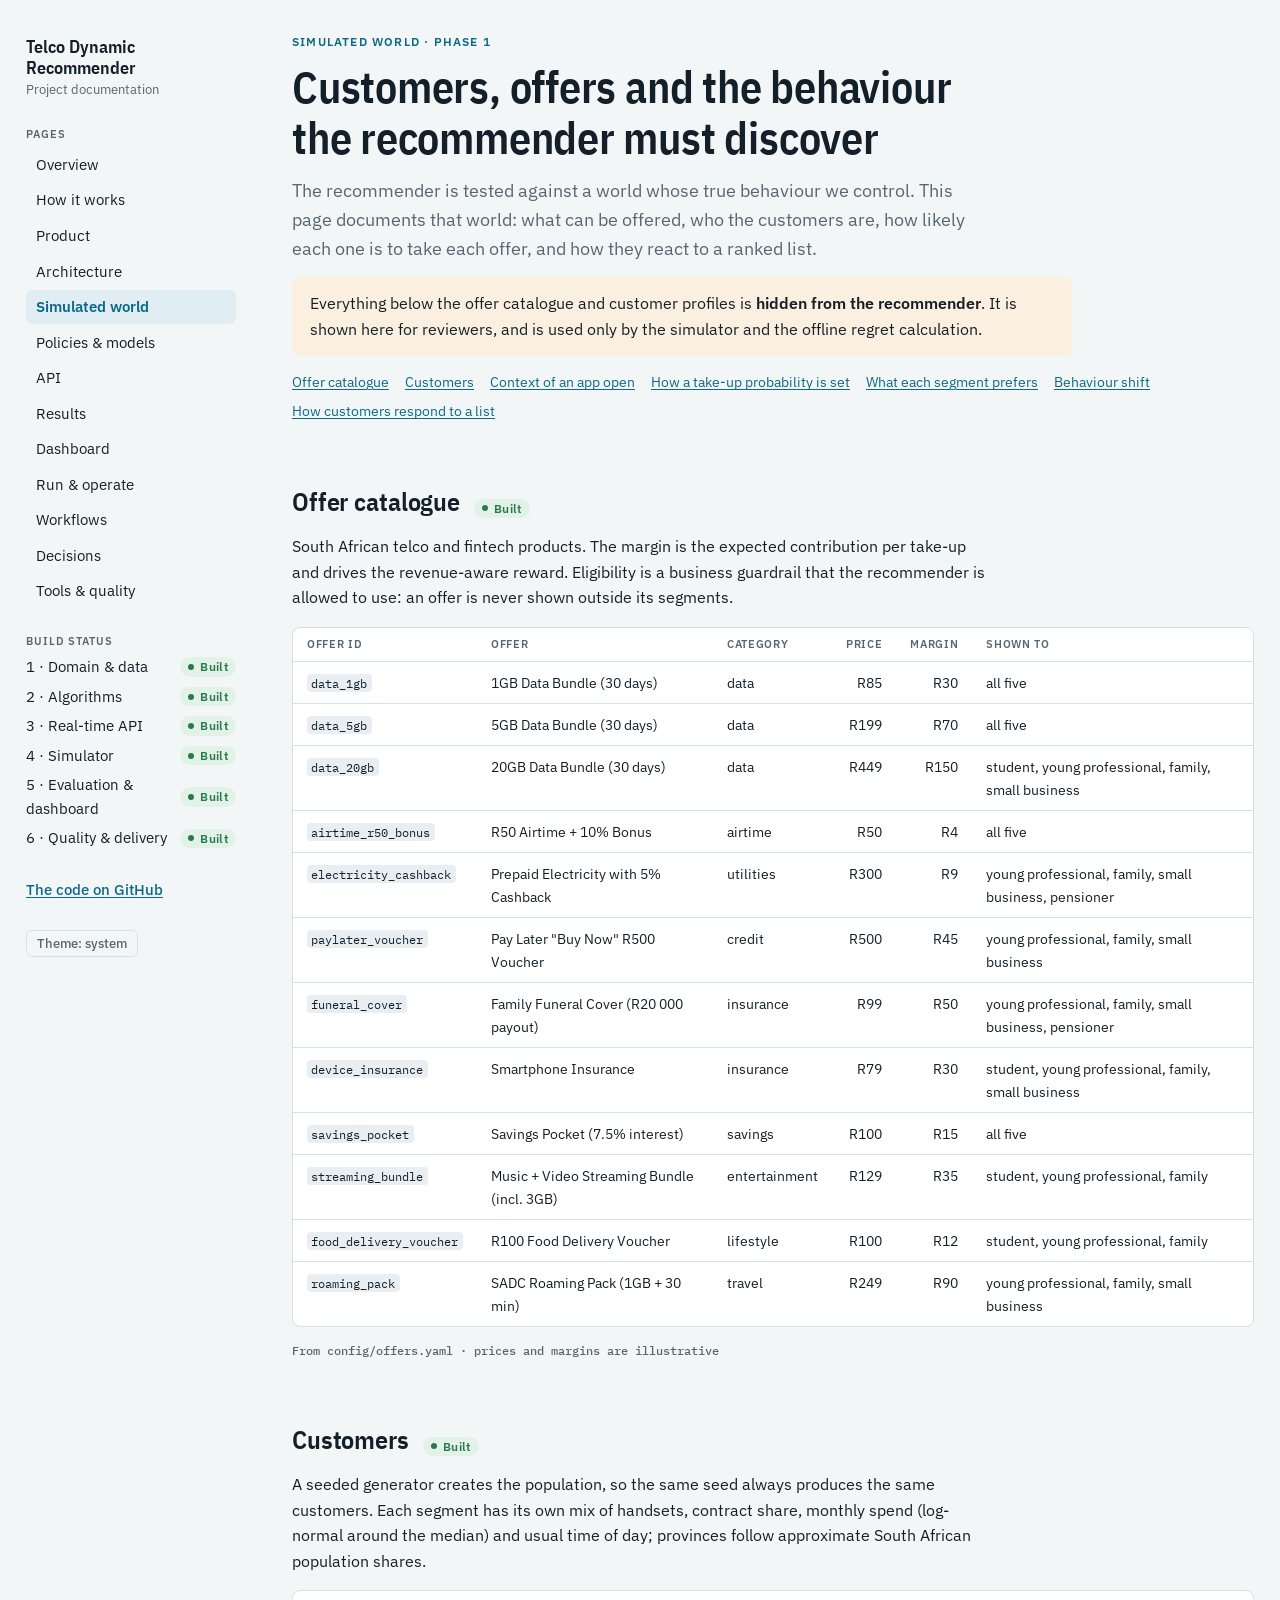
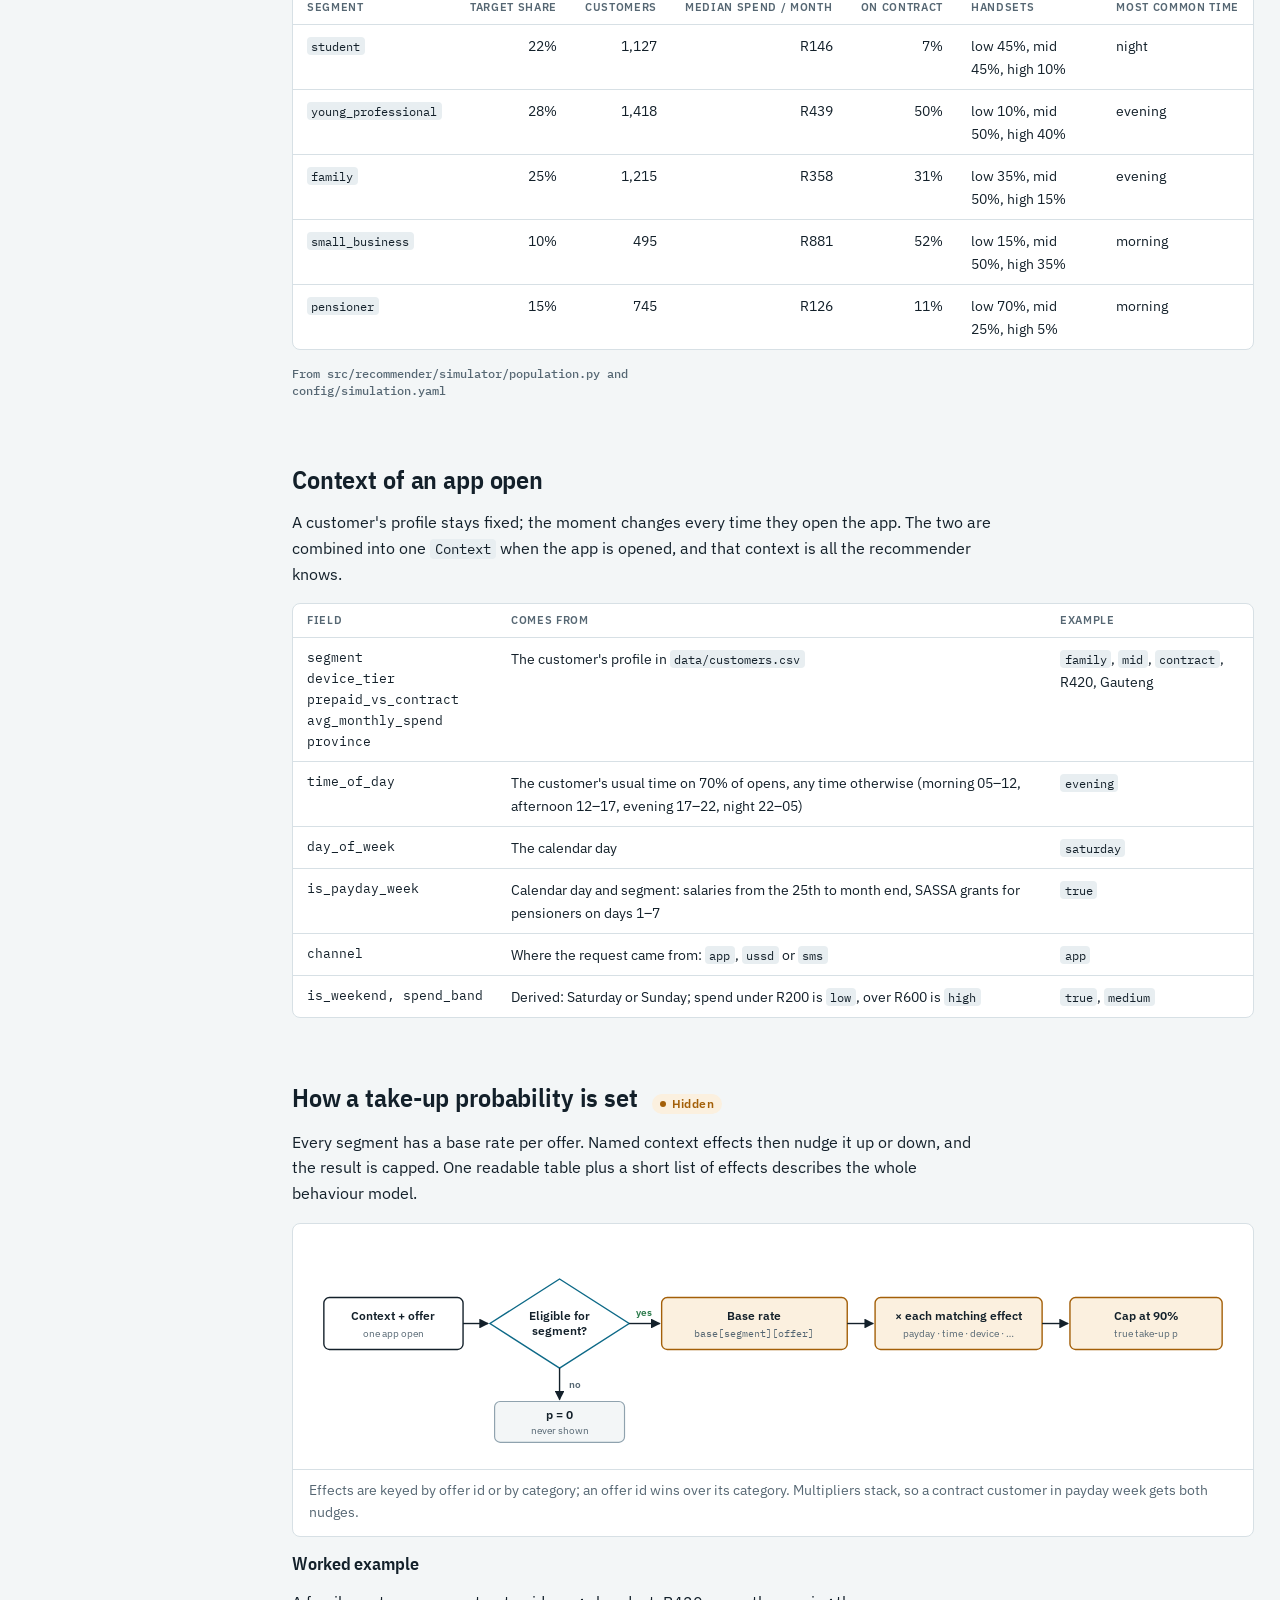
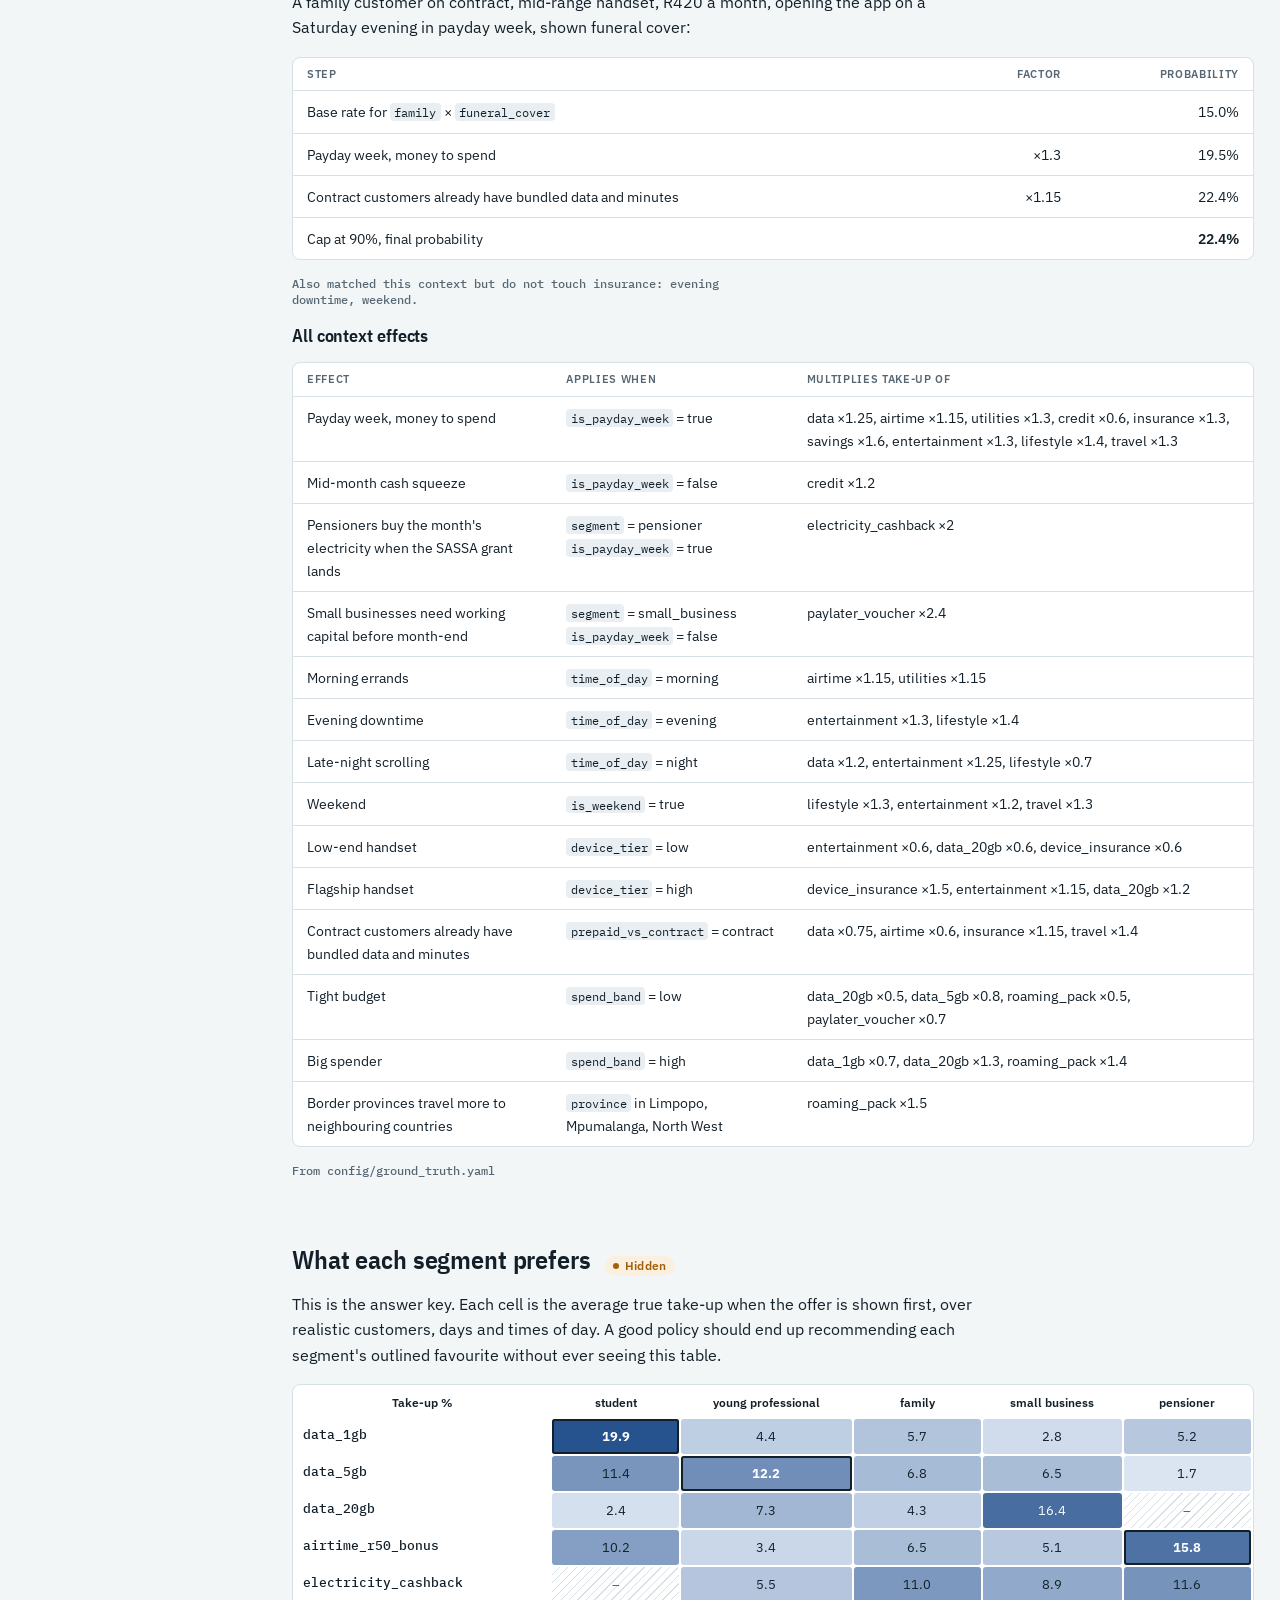
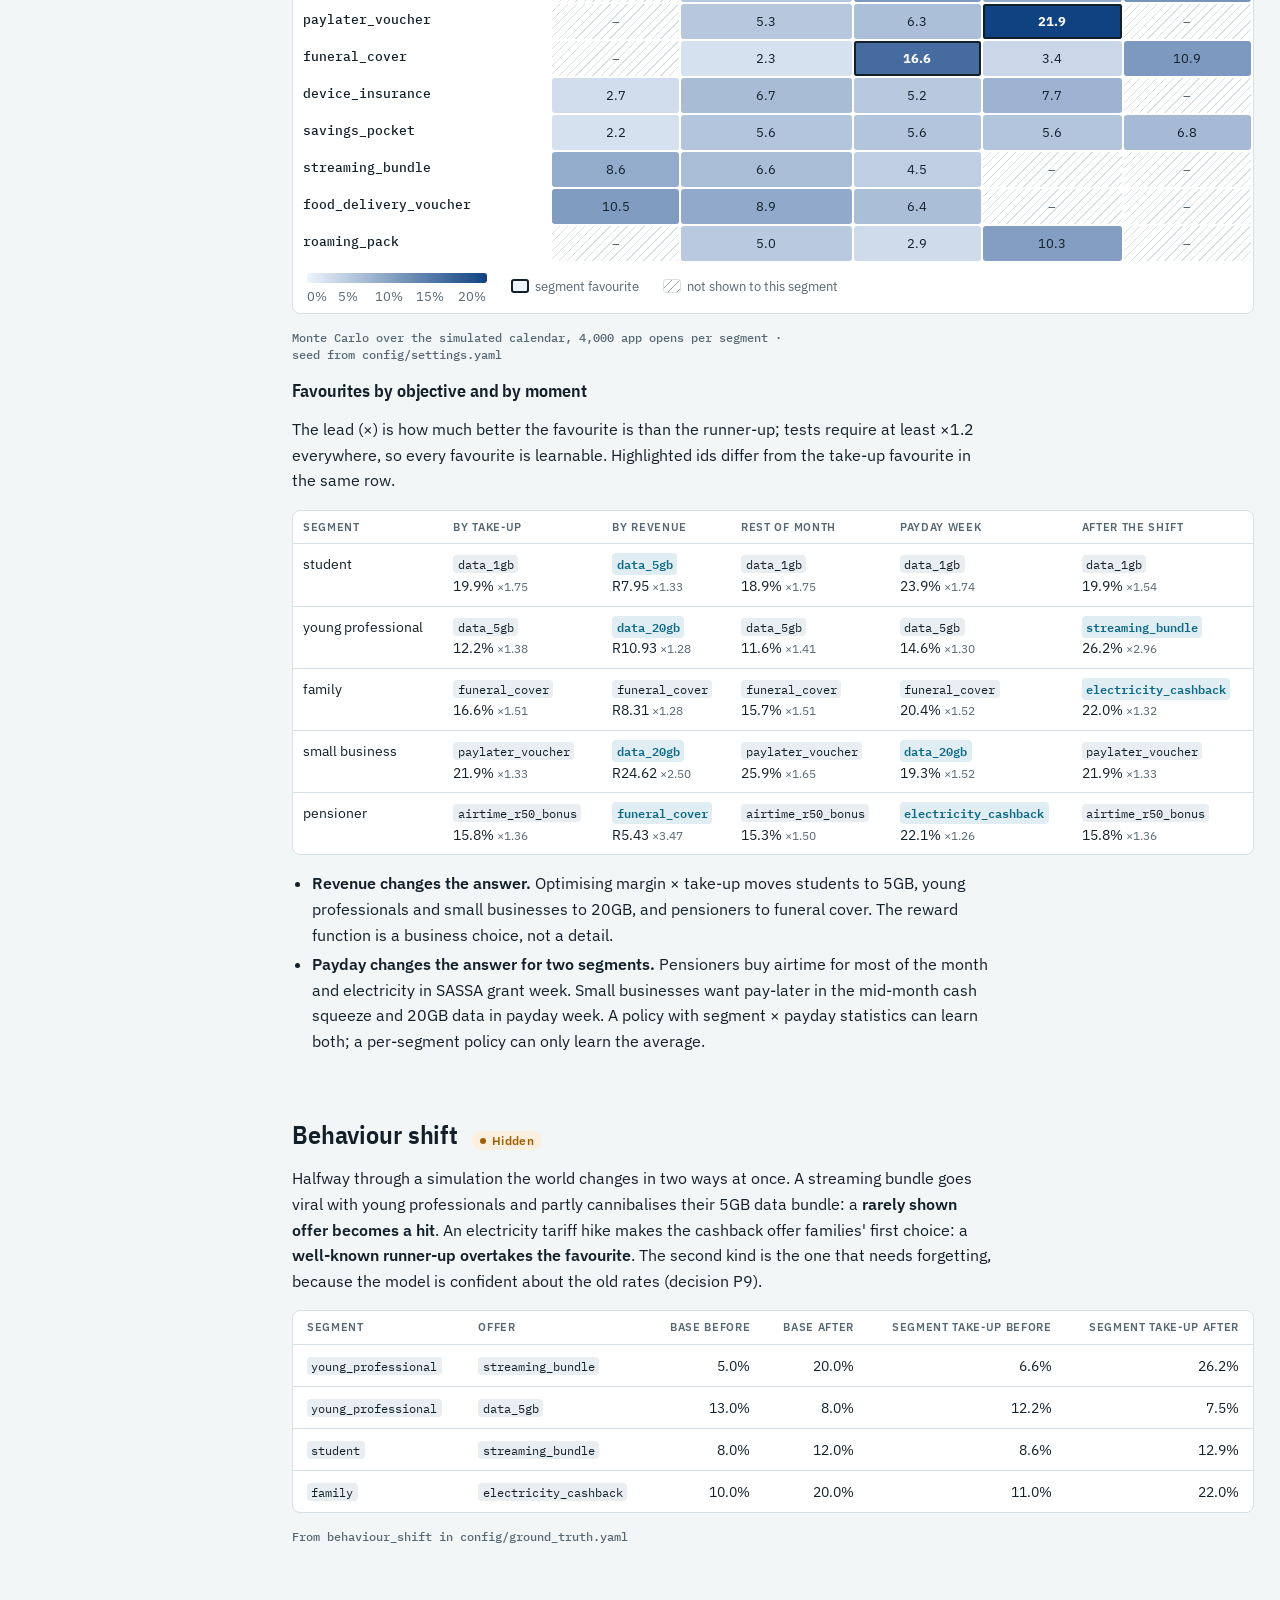
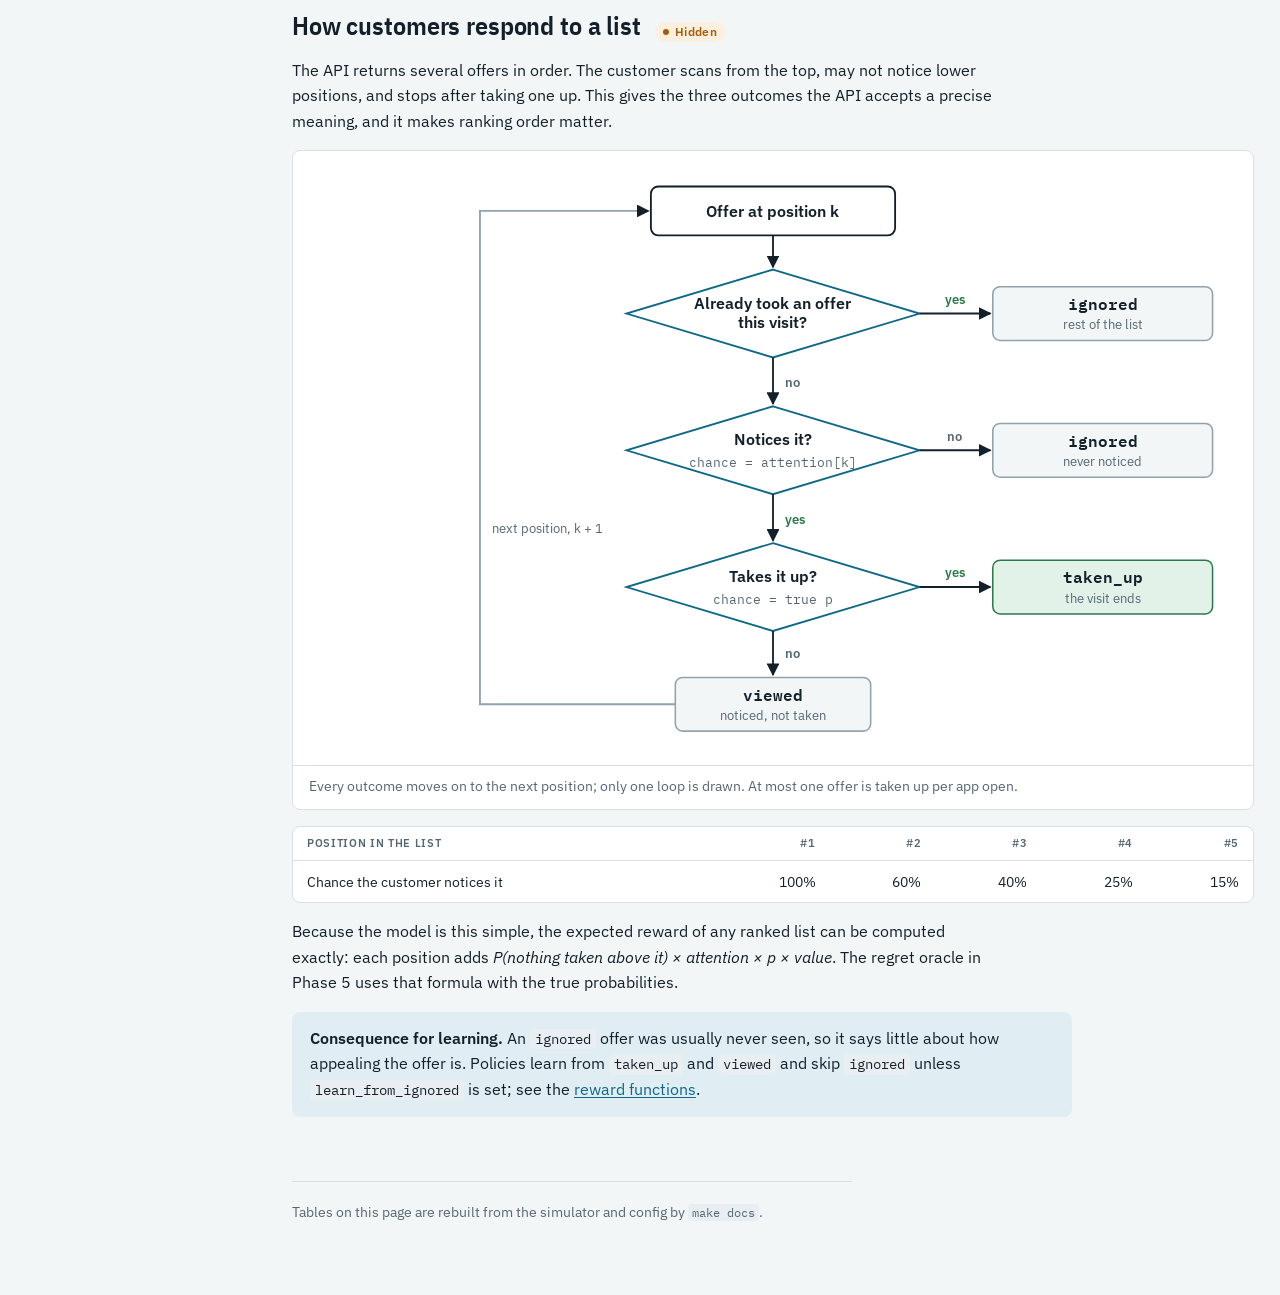
<file: docs/simulation.html>
<!doctype html>
<html lang="en">
<head>
<meta charset="utf-8">
<meta name="viewport" content="width=device-width, initial-scale=1, viewport-fit=cover">
<title>Simulated Telco World</title>
<meta name="claude:viewport-fit-sides" content="cover">
<meta name="description" content="Offers, synthetic customers and the hidden behaviour model the recommender is tested against.">
<link rel="preconnect" href="https://fonts.googleapis.com">
<link rel="preconnect" href="https://fonts.gstatic.com" crossorigin>
<link rel="stylesheet" href="https://fonts.googleapis.com/css2?family=IBM+Plex+Mono:wght@400;500&amp;family=IBM+Plex+Sans+Condensed:wght@500;600&amp;family=IBM+Plex+Sans:ital,wght@0,400;0,500;0,600;1,400&amp;display=swap">
<link rel="stylesheet" href="assets/docs.css">
<script src="assets/docs.js"></script>
</head>
<body>
<div class="shell">
<nav class="sidenav" aria-label="Documentation">
<!-- BEGIN generated:sidenav -->
<a class="brand" href="index.html"><b>Telco Dynamic Recommender</b><span>Project documentation</span></a>
<div><p class="nav-label">Pages</p>
<ul class="pages">
<li><a href="index.html">Overview</a></li>
<li><a href="how-it-works.html">How it works</a></li>
<li><a href="product.html">Product</a></li>
<li><a href="architecture.html">Architecture</a></li>
<li><a href="simulation.html" aria-current=page>Simulated world</a></li>
<li><a href="models.html">Policies &amp; models</a></li>
<li><a href="api.html">API</a></li>
<li><a href="results.html">Results</a></li>
<li><a href="dashboard.html">Dashboard</a></li>
<li><a href="operations.html">Run &amp; operate</a></li>
<li><a href="workflows.html">Workflows</a></li>
<li><a href="decisions.html">Decisions</a></li>
<li><a href="stack.html">Tools &amp; quality</a></li>
</ul></div>
<div class="phase-block"><p class="nav-label">Build status</p>
<ul class="phases">
<li><span>1 · Domain &amp; data</span><span class="chip built">Built</span></li>
<li><span>2 · Algorithms</span><span class="chip built">Built</span></li>
<li><span>3 · Real-time API</span><span class="chip built">Built</span></li>
<li><span>4 · Simulator</span><span class="chip built">Built</span></li>
<li><span>5 · Evaluation &amp; dashboard</span><span class="chip built">Built</span></li>
<li><span>6 · Quality &amp; delivery</span><span class="chip built">Built</span></li>
</ul></div>
<a class="repo-link" href="https://github.com/SeanM04/telco-offer-recommender">The code on GitHub</a>
<button class="theme-toggle" type="button">Theme: system</button>
<!-- END generated:sidenav -->
</nav>

<main>
<header class="page-head">
  <p class="eyebrow">Simulated world · Phase 1</p>
  <h1>Customers, offers and the behaviour the recommender must discover</h1>
  <p class="lede">The recommender is tested against a world whose true behaviour we control. This page documents that world: what can be offered, who the customers are, how likely each one is to take each offer, and how they react to a ranked list.</p>
  <div class="note warn"><p>Everything below the offer catalogue and customer profiles is <strong>hidden from the recommender</strong>. It is shown here for reviewers, and is used only by the simulator and the offline regret calculation.</p></div>
  <ul class="toc">
    <li><a href="#offers">Offer catalogue</a></li>
    <li><a href="#customers">Customers</a></li>
    <li><a href="#context">Context of an app open</a></li>
    <li><a href="#probability">How a take-up probability is set</a></li>
    <li><a href="#favourites">What each segment prefers</a></li>
    <li><a href="#shift">Behaviour shift</a></li>
    <li><a href="#response">How customers respond to a list</a></li>
  </ul>
</header>

<section aria-labelledby="offers">
  <div class="section-head"><h2 id="offers">Offer catalogue</h2><span class="chip built">Built</span></div>
  <p>South African telco and fintech products. The margin is the expected contribution per take-up and drives the revenue-aware reward. Eligibility is a business guardrail that the recommender is allowed to use: an offer is never shown outside its segments.</p>
<!-- BEGIN generated:offers -->
<div class="table-wrap"><table>
<thead><tr><th scope="col">Offer id</th><th scope="col">Offer</th><th scope="col">Category</th><th scope="col" class=num>Price</th><th scope="col" class=num>Margin</th><th scope="col">Shown to</th></tr></thead>
<tbody>
<tr><td><code>data_1gb</code></td><td>1GB Data Bundle (30 days)</td><td>data</td><td class=num>R85</td><td class=num>R30</td><td>all five</td></tr>
<tr><td><code>data_5gb</code></td><td>5GB Data Bundle (30 days)</td><td>data</td><td class=num>R199</td><td class=num>R70</td><td>all five</td></tr>
<tr><td><code>data_20gb</code></td><td>20GB Data Bundle (30 days)</td><td>data</td><td class=num>R449</td><td class=num>R150</td><td>student, young professional, family, small business</td></tr>
<tr><td><code>airtime_r50_bonus</code></td><td>R50 Airtime + 10% Bonus</td><td>airtime</td><td class=num>R50</td><td class=num>R4</td><td>all five</td></tr>
<tr><td><code>electricity_cashback</code></td><td>Prepaid Electricity with 5% Cashback</td><td>utilities</td><td class=num>R300</td><td class=num>R9</td><td>young professional, family, small business, pensioner</td></tr>
<tr><td><code>paylater_voucher</code></td><td>Pay Later &quot;Buy Now&quot; R500 Voucher</td><td>credit</td><td class=num>R500</td><td class=num>R45</td><td>young professional, family, small business</td></tr>
<tr><td><code>funeral_cover</code></td><td>Family Funeral Cover (R20 000 payout)</td><td>insurance</td><td class=num>R99</td><td class=num>R50</td><td>young professional, family, small business, pensioner</td></tr>
<tr><td><code>device_insurance</code></td><td>Smartphone Insurance</td><td>insurance</td><td class=num>R79</td><td class=num>R30</td><td>student, young professional, family, small business</td></tr>
<tr><td><code>savings_pocket</code></td><td>Savings Pocket (7.5% interest)</td><td>savings</td><td class=num>R100</td><td class=num>R15</td><td>all five</td></tr>
<tr><td><code>streaming_bundle</code></td><td>Music + Video Streaming Bundle (incl. 3GB)</td><td>entertainment</td><td class=num>R129</td><td class=num>R35</td><td>student, young professional, family</td></tr>
<tr><td><code>food_delivery_voucher</code></td><td>R100 Food Delivery Voucher</td><td>lifestyle</td><td class=num>R100</td><td class=num>R12</td><td>student, young professional, family</td></tr>
<tr><td><code>roaming_pack</code></td><td>SADC Roaming Pack (1GB + 30 min)</td><td>travel</td><td class=num>R249</td><td class=num>R90</td><td>young professional, family, small business</td></tr>
</tbody></table></div>
<!-- END generated:offers -->
  <p class="source">From config/offers.yaml · prices and margins are illustrative</p>
</section>

<section aria-labelledby="customers">
  <div class="section-head"><h2 id="customers">Customers</h2><span class="chip built">Built</span></div>
  <p>A seeded generator creates the population, so the same seed always produces the same customers. Each segment has its own mix of handsets, contract share, monthly spend (log-normal around the median) and usual time of day; provinces follow approximate South African population shares.</p>
<!-- BEGIN generated:segments -->
<div class="table-wrap"><table>
<thead><tr><th scope="col">Segment</th><th scope="col" class=num>Target share</th><th scope="col" class=num>Customers</th><th scope="col" class=num>Median spend / month</th><th scope="col" class=num>On contract</th><th scope="col">Handsets</th><th scope="col">Most common time</th></tr></thead>
<tbody>
<tr><td><code>student</code></td><td class=num>22%</td><td class=num>1,127</td><td class=num>R146</td><td class=num>7%</td><td>low 45%, mid 45%, high 10%</td><td>night</td></tr>
<tr><td><code>young_professional</code></td><td class=num>28%</td><td class=num>1,418</td><td class=num>R439</td><td class=num>50%</td><td>low 10%, mid 50%, high 40%</td><td>evening</td></tr>
<tr><td><code>family</code></td><td class=num>25%</td><td class=num>1,215</td><td class=num>R358</td><td class=num>31%</td><td>low 35%, mid 50%, high 15%</td><td>evening</td></tr>
<tr><td><code>small_business</code></td><td class=num>10%</td><td class=num>495</td><td class=num>R881</td><td class=num>52%</td><td>low 15%, mid 50%, high 35%</td><td>morning</td></tr>
<tr><td><code>pensioner</code></td><td class=num>15%</td><td class=num>745</td><td class=num>R126</td><td class=num>11%</td><td>low 70%, mid 25%, high 5%</td><td>morning</td></tr>
</tbody></table></div>
<!-- END generated:segments -->
  <p class="source">From src/recommender/simulator/population.py and config/simulation.yaml</p>
</section>

<section aria-labelledby="context">
  <h2 id="context">Context of an app open</h2>
  <p>A customer's profile stays fixed; the moment changes every time they open the app. The two are combined into one <code>Context</code> when the app is opened, and that context is all the recommender knows.</p>
  <div class="table-wrap">
    <table>
      <thead><tr><th>Field</th><th>Comes from</th><th>Example</th></tr></thead>
      <tbody>
        <tr><td class="id list">segment<br>device_tier<br>prepaid_vs_contract<br>avg_monthly_spend<br>province</td><td>The customer's profile in <code>data/customers.csv</code></td><td><code>family</code>, <code>mid</code>, <code>contract</code>, R420, Gauteng</td></tr>
        <tr><td class="id">time_of_day</td><td>The customer's usual time on 70% of opens, any time otherwise (morning 05–12, afternoon 12–17, evening 17–22, night 22–05)</td><td><code>evening</code></td></tr>
        <tr><td class="id">day_of_week</td><td>The calendar day</td><td><code>saturday</code></td></tr>
        <tr><td class="id">is_payday_week</td><td>Calendar day and segment: salaries from the 25th to month end, SASSA grants for pensioners on days 1–7</td><td><code>true</code></td></tr>
        <tr><td class="id">channel</td><td>Where the request came from: <code>app</code>, <code>ussd</code> or <code>sms</code></td><td><code>app</code></td></tr>
        <tr><td class="id">is_weekend, spend_band</td><td>Derived: Saturday or Sunday; spend under R200 is <code>low</code>, over R600 is <code>high</code></td><td><code>true</code>, <code>medium</code></td></tr>
      </tbody>
    </table>
  </div>
</section>

<section aria-labelledby="probability">
  <div class="section-head"><h2 id="probability">How a take-up probability is set</h2><span class="chip hidden">Hidden</span></div>
  <p>Every segment has a base rate per offer. Named context effects then nudge it up or down, and the result is capped. One readable table plus a short list of effects describes the whole behaviour model.</p>
  <figure class="fig">
    <div class="fig-scroll">
      <svg class="dg" viewBox="0 0 1000 230" style="min-width: 760px" role="img" aria-label="How a true take-up probability is computed. If the offer is not eligible for the customer's segment, the probability is zero. Otherwise start from the segment's base rate for the offer, multiply by every context effect that matches, and cap the result.">
        <defs>
          <marker id="s1-ah" viewBox="0 0 10 10" refX="9" refY="5" markerWidth="7" markerHeight="7" orient="auto-start-reverse"><path d="M0 0L10 5L0 10z" class="ah strong"/></marker>
        </defs>
        <rect class="box built" x="16" y="62" width="150" height="56" rx="6"/>
        <text class="t" x="91" y="86" text-anchor="middle">Context + offer</text>
        <text class="s" x="91" y="104" text-anchor="middle">one app open</text>

        <polygon class="diamond" points="270,42 345,90 270,138 195,90"/>
        <text class="t" x="270" y="86" text-anchor="middle">Eligible for</text>
        <text class="t" x="270" y="102" text-anchor="middle">segment?</text>

        <rect class="box built secret" x="380" y="62" width="200" height="56" rx="6"/>
        <text class="t" x="480" y="86" text-anchor="middle">Base rate</text>
        <text class="s mono" x="480" y="104" text-anchor="middle">base[segment][offer]</text>

        <rect class="box built secret" x="610" y="62" width="180" height="56" rx="6"/>
        <text class="t" x="700" y="86" text-anchor="middle">× each matching effect</text>
        <text class="s" x="700" y="104" text-anchor="middle">payday · time · device · …</text>

        <rect class="box built secret" x="820" y="62" width="164" height="56" rx="6"/>
        <text class="t" x="902" y="86" text-anchor="middle">Cap at 90%</text>
        <text class="s" x="902" y="104" text-anchor="middle">true take-up p</text>

        <rect class="box term" x="200" y="174" width="140" height="44" rx="6"/>
        <text class="t" x="270" y="193" text-anchor="middle">p = 0</text>
        <text class="s" x="270" y="209" text-anchor="middle">never shown</text>

        <path class="edge strong" d="M166 90H193" marker-end="url(#s1-ah)"/>
        <path class="edge strong" d="M345 90H378" marker-end="url(#s1-ah)"/>
        <text class="yes" x="361" y="82" text-anchor="middle">yes</text>
        <path class="edge strong" d="M580 90H608" marker-end="url(#s1-ah)"/>
        <path class="edge strong" d="M790 90H818" marker-end="url(#s1-ah)"/>
        <path class="edge strong" d="M270 138V172" marker-end="url(#s1-ah)"/>
        <text class="no" x="280" y="160">no</text>
      </svg>
    </div>
    <figcaption><span>Effects are keyed by offer id or by category; an offer id wins over its category. Multipliers stack, so a contract customer in payday week gets both nudges.</span></figcaption>
  </figure>

  <h3>Worked example</h3>
  <p>A family customer on contract, mid-range handset, R420 a month, opening the app on a Saturday evening in payday week, shown funeral cover:</p>
<!-- BEGIN generated:example -->
<div class="table-wrap"><table>
<thead><tr><th scope="col">Step</th><th scope="col" class=num>Factor</th><th scope="col" class=num>Probability</th></tr></thead>
<tbody>
<tr><td>Base rate for <code>family</code> × <code>funeral_cover</code></td><td class=num></td><td class=num>15.0%</td></tr>
<tr><td>Payday week, money to spend</td><td class=num>×1.3</td><td class=num>19.5%</td></tr>
<tr><td>Contract customers already have bundled data and minutes</td><td class=num>×1.15</td><td class=num>22.4%</td></tr>
<tr><td>Cap at 90%, final probability</td><td class=num></td><td class=num><strong>22.4%</strong></td></tr>
</tbody></table></div>
<p class="source">Also matched this context but do not touch insurance: evening downtime, weekend.</p>
<!-- END generated:example -->

  <h3>All context effects</h3>
<!-- BEGIN generated:effects -->
<div class="table-wrap"><table>
<thead><tr><th scope="col">Effect</th><th scope="col">Applies when</th><th scope="col">Multiplies take-up of</th></tr></thead>
<tbody>
<tr><td>Payday week, money to spend</td><td><code>is_payday_week</code> = true</td><td>data&nbsp;×1.25, airtime&nbsp;×1.15, utilities&nbsp;×1.3, credit&nbsp;×0.6, insurance&nbsp;×1.3, savings&nbsp;×1.6, entertainment&nbsp;×1.3, lifestyle&nbsp;×1.4, travel&nbsp;×1.3</td></tr>
<tr><td>Mid-month cash squeeze</td><td><code>is_payday_week</code> = false</td><td>credit&nbsp;×1.2</td></tr>
<tr><td>Pensioners buy the month&#x27;s electricity when the SASSA grant lands</td><td><code>segment</code> = pensioner<br><code>is_payday_week</code> = true</td><td>electricity_cashback&nbsp;×2</td></tr>
<tr><td>Small businesses need working capital before month-end</td><td><code>segment</code> = small_business<br><code>is_payday_week</code> = false</td><td>paylater_voucher&nbsp;×2.4</td></tr>
<tr><td>Morning errands</td><td><code>time_of_day</code> = morning</td><td>airtime&nbsp;×1.15, utilities&nbsp;×1.15</td></tr>
<tr><td>Evening downtime</td><td><code>time_of_day</code> = evening</td><td>entertainment&nbsp;×1.3, lifestyle&nbsp;×1.4</td></tr>
<tr><td>Late-night scrolling</td><td><code>time_of_day</code> = night</td><td>data&nbsp;×1.2, entertainment&nbsp;×1.25, lifestyle&nbsp;×0.7</td></tr>
<tr><td>Weekend</td><td><code>is_weekend</code> = true</td><td>lifestyle&nbsp;×1.3, entertainment&nbsp;×1.2, travel&nbsp;×1.3</td></tr>
<tr><td>Low-end handset</td><td><code>device_tier</code> = low</td><td>entertainment&nbsp;×0.6, data_20gb&nbsp;×0.6, device_insurance&nbsp;×0.6</td></tr>
<tr><td>Flagship handset</td><td><code>device_tier</code> = high</td><td>device_insurance&nbsp;×1.5, entertainment&nbsp;×1.15, data_20gb&nbsp;×1.2</td></tr>
<tr><td>Contract customers already have bundled data and minutes</td><td><code>prepaid_vs_contract</code> = contract</td><td>data&nbsp;×0.75, airtime&nbsp;×0.6, insurance&nbsp;×1.15, travel&nbsp;×1.4</td></tr>
<tr><td>Tight budget</td><td><code>spend_band</code> = low</td><td>data_20gb&nbsp;×0.5, data_5gb&nbsp;×0.8, roaming_pack&nbsp;×0.5, paylater_voucher&nbsp;×0.7</td></tr>
<tr><td>Big spender</td><td><code>spend_band</code> = high</td><td>data_1gb&nbsp;×0.7, data_20gb&nbsp;×1.3, roaming_pack&nbsp;×1.4</td></tr>
<tr><td>Border provinces travel more to neighbouring countries</td><td><code>province</code> in Limpopo, Mpumalanga, North West</td><td>roaming_pack&nbsp;×1.5</td></tr>
</tbody></table></div>
<!-- END generated:effects -->
  <p class="source">From config/ground_truth.yaml</p>
</section>

<section aria-labelledby="favourites">
  <div class="section-head"><h2 id="favourites">What each segment prefers</h2><span class="chip hidden">Hidden</span></div>
  <p>This is the answer key. Each cell is the average true take-up when the offer is shown first, over realistic customers, days and times of day. A good policy should end up recommending each segment's outlined favourite without ever seeing this table.</p>
<!-- BEGIN generated:heatmap -->
<div class="table-wrap">
<table class="heat">
<thead><tr><th scope="col">Take-up %</th><th scope="col">student</th><th scope="col">young professional</th><th scope="col">family</th><th scope="col">small business</th><th scope="col">pensioner</th></tr></thead>
<tbody>
<tr><th scope="row">data_1gb</th><td class="cell hot best" style="--v:0.908" title="student · data_1gb: 19.9%">19.9</td><td class="cell" style="--v:0.201" title="young_professional · data_1gb: 4.4%">4.4</td><td class="cell" style="--v:0.261" title="family · data_1gb: 5.7%">5.7</td><td class="cell" style="--v:0.128" title="small_business · data_1gb: 2.8%">2.8</td><td class="cell" style="--v:0.239" title="pensioner · data_1gb: 5.2%">5.2</td></tr>
<tr><th scope="row">data_5gb</th><td class="cell" style="--v:0.519" title="student · data_5gb: 11.4%">11.4</td><td class="cell hot best" style="--v:0.559" title="young_professional · data_5gb: 12.2%">12.2</td><td class="cell" style="--v:0.311" title="family · data_5gb: 6.8%">6.8</td><td class="cell" style="--v:0.297" title="small_business · data_5gb: 6.5%">6.5</td><td class="cell" style="--v:0.079" title="pensioner · data_5gb: 1.7%">1.7</td></tr>
<tr><th scope="row">data_20gb</th><td class="cell" style="--v:0.108" title="student · data_20gb: 2.4%">2.4</td><td class="cell" style="--v:0.333" title="young_professional · data_20gb: 7.3%">7.3</td><td class="cell" style="--v:0.198" title="family · data_20gb: 4.3%">4.3</td><td class="cell hot" style="--v:0.750" title="small_business · data_20gb: 16.4%">16.4</td><td class="na" title="data_20gb is not shown to pensioner">–</td></tr>
<tr><th scope="row">airtime_r50_bonus</th><td class="cell" style="--v:0.467" title="student · airtime_r50_bonus: 10.2%">10.2</td><td class="cell" style="--v:0.156" title="young_professional · airtime_r50_bonus: 3.4%">3.4</td><td class="cell" style="--v:0.299" title="family · airtime_r50_bonus: 6.5%">6.5</td><td class="cell" style="--v:0.234" title="small_business · airtime_r50_bonus: 5.1%">5.1</td><td class="cell hot best" style="--v:0.722" title="pensioner · airtime_r50_bonus: 15.8%">15.8</td></tr>
<tr><th scope="row">electricity_cashback</th><td class="na" title="electricity_cashback is not shown to student">–</td><td class="cell" style="--v:0.252" title="young_professional · electricity_cashback: 5.5%">5.5</td><td class="cell" style="--v:0.503" title="family · electricity_cashback: 11.0%">11.0</td><td class="cell" style="--v:0.408" title="small_business · electricity_cashback: 8.9%">8.9</td><td class="cell" style="--v:0.531" title="pensioner · electricity_cashback: 11.6%">11.6</td></tr>
<tr><th scope="row">paylater_voucher</th><td class="na" title="paylater_voucher is not shown to student">–</td><td class="cell" style="--v:0.243" title="young_professional · paylater_voucher: 5.3%">5.3</td><td class="cell" style="--v:0.287" title="family · paylater_voucher: 6.3%">6.3</td><td class="cell hot best" style="--v:1.000" title="small_business · paylater_voucher: 21.9%">21.9</td><td class="na" title="paylater_voucher is not shown to pensioner">–</td></tr>
<tr><th scope="row">funeral_cover</th><td class="na" title="funeral_cover is not shown to student">–</td><td class="cell" style="--v:0.104" title="young_professional · funeral_cover: 2.3%">2.3</td><td class="cell hot best" style="--v:0.760" title="family · funeral_cover: 16.6%">16.6</td><td class="cell" style="--v:0.157" title="small_business · funeral_cover: 3.4%">3.4</td><td class="cell" style="--v:0.496" title="pensioner · funeral_cover: 10.9%">10.9</td></tr>
<tr><th scope="row">device_insurance</th><td class="cell" style="--v:0.125" title="student · device_insurance: 2.7%">2.7</td><td class="cell" style="--v:0.304" title="young_professional · device_insurance: 6.7%">6.7</td><td class="cell" style="--v:0.236" title="family · device_insurance: 5.2%">5.2</td><td class="cell" style="--v:0.353" title="small_business · device_insurance: 7.7%">7.7</td><td class="na" title="device_insurance is not shown to pensioner">–</td></tr>
<tr><th scope="row">savings_pocket</th><td class="cell" style="--v:0.102" title="student · savings_pocket: 2.2%">2.2</td><td class="cell" style="--v:0.256" title="young_professional · savings_pocket: 5.6%">5.6</td><td class="cell" style="--v:0.255" title="family · savings_pocket: 5.6%">5.6</td><td class="cell" style="--v:0.256" title="small_business · savings_pocket: 5.6%">5.6</td><td class="cell" style="--v:0.312" title="pensioner · savings_pocket: 6.8%">6.8</td></tr>
<tr><th scope="row">streaming_bundle</th><td class="cell" style="--v:0.394" title="student · streaming_bundle: 8.6%">8.6</td><td class="cell" style="--v:0.300" title="young_professional · streaming_bundle: 6.6%">6.6</td><td class="cell" style="--v:0.204" title="family · streaming_bundle: 4.5%">4.5</td><td class="na" title="streaming_bundle is not shown to small_business">–</td><td class="na" title="streaming_bundle is not shown to pensioner">–</td></tr>
<tr><th scope="row">food_delivery_voucher</th><td class="cell" style="--v:0.480" title="student · food_delivery_voucher: 10.5%">10.5</td><td class="cell" style="--v:0.406" title="young_professional · food_delivery_voucher: 8.9%">8.9</td><td class="cell" style="--v:0.291" title="family · food_delivery_voucher: 6.4%">6.4</td><td class="na" title="food_delivery_voucher is not shown to small_business">–</td><td class="na" title="food_delivery_voucher is not shown to pensioner">–</td></tr>
<tr><th scope="row">roaming_pack</th><td class="na" title="roaming_pack is not shown to student">–</td><td class="cell" style="--v:0.228" title="young_professional · roaming_pack: 5.0%">5.0</td><td class="cell" style="--v:0.132" title="family · roaming_pack: 2.9%">2.9</td><td class="cell" style="--v:0.472" title="small_business · roaming_pack: 10.3%">10.3</td><td class="na" title="roaming_pack is not shown to pensioner">–</td></tr>
</tbody></table>
<div class="heat-legend"><div class="ramp"><div class="ramp-bar"></div><div class="ramp-ticks"><span style="left:0.0%">0%</span><span style="left:22.9%">5%</span><span style="left:45.7%">10%</span><span style="left:68.6%">15%</span><span style="left:91.4%">20%</span></div></div><span><i class="swatch best"></i>segment favourite</span><span><i class="swatch na"></i>not shown to this segment</span></div></div>
<!-- END generated:heatmap -->
  <p class="source">Monte Carlo over the simulated calendar, 4,000 app opens per segment · seed from config/settings.yaml</p>

  <h3>Favourites by objective and by moment</h3>
  <p>The lead (×) is how much better the favourite is than the runner-up; tests require at least ×1.2 everywhere, so every favourite is learnable. Highlighted ids differ from the take-up favourite in the same row.</p>
<!-- BEGIN generated:favourites -->
<div class="table-wrap"><table class="favourites">
<thead><tr><th scope="col">Segment</th><th scope="col">By take-up</th><th scope="col">By revenue</th><th scope="col">Rest of month</th><th scope="col">Payday week</th><th scope="col">After the shift</th></tr></thead>
<tbody>
<tr><td>student</td><td><span><code>data_1gb</code></span><br>19.9% <small>×1.75</small></td><td><span class="changed"><code>data_5gb</code></span><br>R7.95 <small>×1.33</small></td><td><span><code>data_1gb</code></span><br>18.9% <small>×1.75</small></td><td><span><code>data_1gb</code></span><br>23.9% <small>×1.74</small></td><td><span><code>data_1gb</code></span><br>19.9% <small>×1.54</small></td></tr>
<tr><td>young professional</td><td><span><code>data_5gb</code></span><br>12.2% <small>×1.38</small></td><td><span class="changed"><code>data_20gb</code></span><br>R10.93 <small>×1.28</small></td><td><span><code>data_5gb</code></span><br>11.6% <small>×1.41</small></td><td><span><code>data_5gb</code></span><br>14.6% <small>×1.30</small></td><td><span class="changed"><code>streaming_bundle</code></span><br>26.2% <small>×2.96</small></td></tr>
<tr><td>family</td><td><span><code>funeral_cover</code></span><br>16.6% <small>×1.51</small></td><td><span><code>funeral_cover</code></span><br>R8.31 <small>×1.28</small></td><td><span><code>funeral_cover</code></span><br>15.7% <small>×1.51</small></td><td><span><code>funeral_cover</code></span><br>20.4% <small>×1.52</small></td><td><span class="changed"><code>electricity_cashback</code></span><br>22.0% <small>×1.32</small></td></tr>
<tr><td>small business</td><td><span><code>paylater_voucher</code></span><br>21.9% <small>×1.33</small></td><td><span class="changed"><code>data_20gb</code></span><br>R24.62 <small>×2.50</small></td><td><span><code>paylater_voucher</code></span><br>25.9% <small>×1.65</small></td><td><span class="changed"><code>data_20gb</code></span><br>19.3% <small>×1.52</small></td><td><span><code>paylater_voucher</code></span><br>21.9% <small>×1.33</small></td></tr>
<tr><td>pensioner</td><td><span><code>airtime_r50_bonus</code></span><br>15.8% <small>×1.36</small></td><td><span class="changed"><code>funeral_cover</code></span><br>R5.43 <small>×3.47</small></td><td><span><code>airtime_r50_bonus</code></span><br>15.3% <small>×1.50</small></td><td><span class="changed"><code>electricity_cashback</code></span><br>22.1% <small>×1.26</small></td><td><span><code>airtime_r50_bonus</code></span><br>15.8% <small>×1.36</small></td></tr>
</tbody></table></div>
<!-- END generated:favourites -->
  <ul>
    <li><strong>Revenue changes the answer.</strong> Optimising margin × take-up moves students to 5GB, young professionals and small businesses to 20GB, and pensioners to funeral cover. The reward function is a business choice, not a detail.</li>
    <li><strong>Payday changes the answer for two segments.</strong> Pensioners buy airtime for most of the month and electricity in SASSA grant week. Small businesses want pay-later in the mid-month cash squeeze and 20GB data in payday week. A policy with segment × payday statistics can learn both; a per-segment policy can only learn the average.</li>
  </ul>
</section>

<section aria-labelledby="shift">
  <div class="section-head"><h2 id="shift">Behaviour shift</h2><span class="chip hidden">Hidden</span></div>
  <p>Halfway through a simulation the world changes in two ways at once. A streaming bundle goes viral with young professionals and partly cannibalises their 5GB data bundle: a <strong>rarely shown offer becomes a hit</strong>. An electricity tariff hike makes the cashback offer families' first choice: a <strong>well-known runner-up overtakes the favourite</strong>. The second kind is the one that needs forgetting, because the model is confident about the old rates (decision P9).</p>
<!-- BEGIN generated:shift -->
<div class="table-wrap"><table>
<thead><tr><th scope="col">Segment</th><th scope="col">Offer</th><th scope="col" class=num>Base before</th><th scope="col" class=num>Base after</th><th scope="col" class=num>Segment take-up before</th><th scope="col" class=num>Segment take-up after</th></tr></thead>
<tbody>
<tr><td><code>young_professional</code></td><td><code>streaming_bundle</code></td><td class=num>5.0%</td><td class=num>20.0%</td><td class=num>6.6%</td><td class=num>26.2%</td></tr>
<tr><td><code>young_professional</code></td><td><code>data_5gb</code></td><td class=num>13.0%</td><td class=num>8.0%</td><td class=num>12.2%</td><td class=num>7.5%</td></tr>
<tr><td><code>student</code></td><td><code>streaming_bundle</code></td><td class=num>8.0%</td><td class=num>12.0%</td><td class=num>8.6%</td><td class=num>12.9%</td></tr>
<tr><td><code>family</code></td><td><code>electricity_cashback</code></td><td class=num>10.0%</td><td class=num>20.0%</td><td class=num>11.0%</td><td class=num>22.0%</td></tr>
</tbody></table></div>
<!-- END generated:shift -->
  <p class="source">From behaviour_shift in config/ground_truth.yaml</p>
</section>

<section aria-labelledby="response">
  <div class="section-head"><h2 id="response">How customers respond to a list</h2><span class="chip hidden">Hidden</span></div>
  <p>The API returns several offers in order. The customer scans from the top, may not notice lower positions, and stops after taking one up. This gives the three outcomes the API accepts a precise meaning, and it makes ranking order matter.</p>
  <figure class="fig">
    <div class="fig-scroll">
      <svg class="dg" viewBox="0 0 760 476" style="min-width: 600px" role="img" aria-label="Decision tree for each offer in the list, top to bottom. If the customer already took an offer this visit, the offer is ignored. Otherwise, if they don't notice it, it is ignored. If they notice it and take it up, the outcome is taken up and the visit ends. If they notice it and don't take it, it is viewed. Then the next position is considered.">
        <defs>
          <marker id="s2-ah" viewBox="0 0 10 10" refX="9" refY="5" markerWidth="7" markerHeight="7" orient="auto-start-reverse"><path d="M0 0L10 5L0 10z" class="ah strong"/></marker>
        </defs>
        <rect class="box built" x="280" y="16" width="200" height="40" rx="6"/>
        <text class="t" x="380" y="41" text-anchor="middle">Offer at position k</text>

        <polygon class="diamond" points="380,84 500,120 380,156 260,120"/>
        <text class="t" x="380" y="116" text-anchor="middle">Already took an offer</text>
        <text class="t" x="380" y="132" text-anchor="middle">this visit?</text>

        <polygon class="diamond" points="380,196 500,232 380,268 260,232"/>
        <text class="t" x="380" y="228" text-anchor="middle">Notices it?</text>
        <text class="s mono" x="380" y="246" text-anchor="middle">chance = attention[k]</text>

        <polygon class="diamond" points="380,308 500,344 380,380 260,344"/>
        <text class="t" x="380" y="340" text-anchor="middle">Takes it up?</text>
        <text class="s mono" x="380" y="358" text-anchor="middle">chance = true p</text>

        <rect class="box term" x="560" y="98" width="180" height="44" rx="6"/>
        <text class="t mono" x="650" y="117" text-anchor="middle">ignored</text>
        <text class="s" x="650" y="133" text-anchor="middle">rest of the list</text>
        <rect class="box term" x="560" y="210" width="180" height="44" rx="6"/>
        <text class="t mono" x="650" y="229" text-anchor="middle">ignored</text>
        <text class="s" x="650" y="245" text-anchor="middle">never noticed</text>
        <rect class="box term good" x="560" y="322" width="180" height="44" rx="6"/>
        <text class="t mono" x="650" y="341" text-anchor="middle">taken_up</text>
        <text class="s" x="650" y="357" text-anchor="middle">the visit ends</text>
        <rect class="box term" x="300" y="418" width="160" height="44" rx="6"/>
        <text class="t mono" x="380" y="437" text-anchor="middle">viewed</text>
        <text class="s" x="380" y="453" text-anchor="middle">noticed, not taken</text>

        <path class="edge strong" d="M380 56V82" marker-end="url(#s2-ah)"/>
        <path class="edge strong" d="M500 120H558" marker-end="url(#s2-ah)"/>
        <text class="yes" x="529" y="112" text-anchor="middle">yes</text>
        <path class="edge strong" d="M380 156V194" marker-end="url(#s2-ah)"/>
        <text class="no" x="390" y="180">no</text>
        <path class="edge strong" d="M500 232H558" marker-end="url(#s2-ah)"/>
        <text class="no" x="529" y="224" text-anchor="middle">no</text>
        <path class="edge strong" d="M380 268V306" marker-end="url(#s2-ah)"/>
        <text class="yes" x="390" y="292">yes</text>
        <path class="edge strong" d="M500 344H558" marker-end="url(#s2-ah)"/>
        <text class="yes" x="529" y="336" text-anchor="middle">yes</text>
        <path class="edge strong" d="M380 380V416" marker-end="url(#s2-ah)"/>
        <text class="no" x="390" y="402">no</text>
        <path class="edge" d="M300 440H140V36H278" marker-end="url(#s2-ah)"/>
        <text class="lbl" x="150" y="300">next position, k + 1</text>
      </svg>
    </div>
    <figcaption><span>Every outcome moves on to the next position; only one loop is drawn. At most one offer is taken up per app open.</span></figcaption>
  </figure>
<!-- BEGIN generated:attention -->
<div class="table-wrap"><table>
<thead><tr><th scope="col">Position in the list</th><th scope="col" class=num>#1</th><th scope="col" class=num>#2</th><th scope="col" class=num>#3</th><th scope="col" class=num>#4</th><th scope="col" class=num>#5</th></tr></thead>
<tbody>
<tr><td>Chance the customer notices it</td><td class=num>100%</td><td class=num>60%</td><td class=num>40%</td><td class=num>25%</td><td class=num>15%</td></tr>
</tbody></table></div>
<!-- END generated:attention -->
  <p>Because the model is this simple, the expected reward of any ranked list can be computed exactly: each position adds <em>P(nothing taken above it) × attention × p × value</em>. The regret oracle in Phase 5 uses that formula with the true probabilities.</p>
  <div class="note"><p><strong>Consequence for learning.</strong> An <code>ignored</code> offer was usually never seen, so it says little about how appealing the offer is. Policies learn from <code>taken_up</code> and <code>viewed</code> and skip <code>ignored</code> unless <code>learn_from_ignored</code> is set; see the <a href="models.html#rewards">reward functions</a>.</p></div>
</section>

<p class="foot">Tables on this page are rebuilt from the simulator and config by <code>make docs</code>.</p>
</main>
</div>
</body>
</html>
</file>
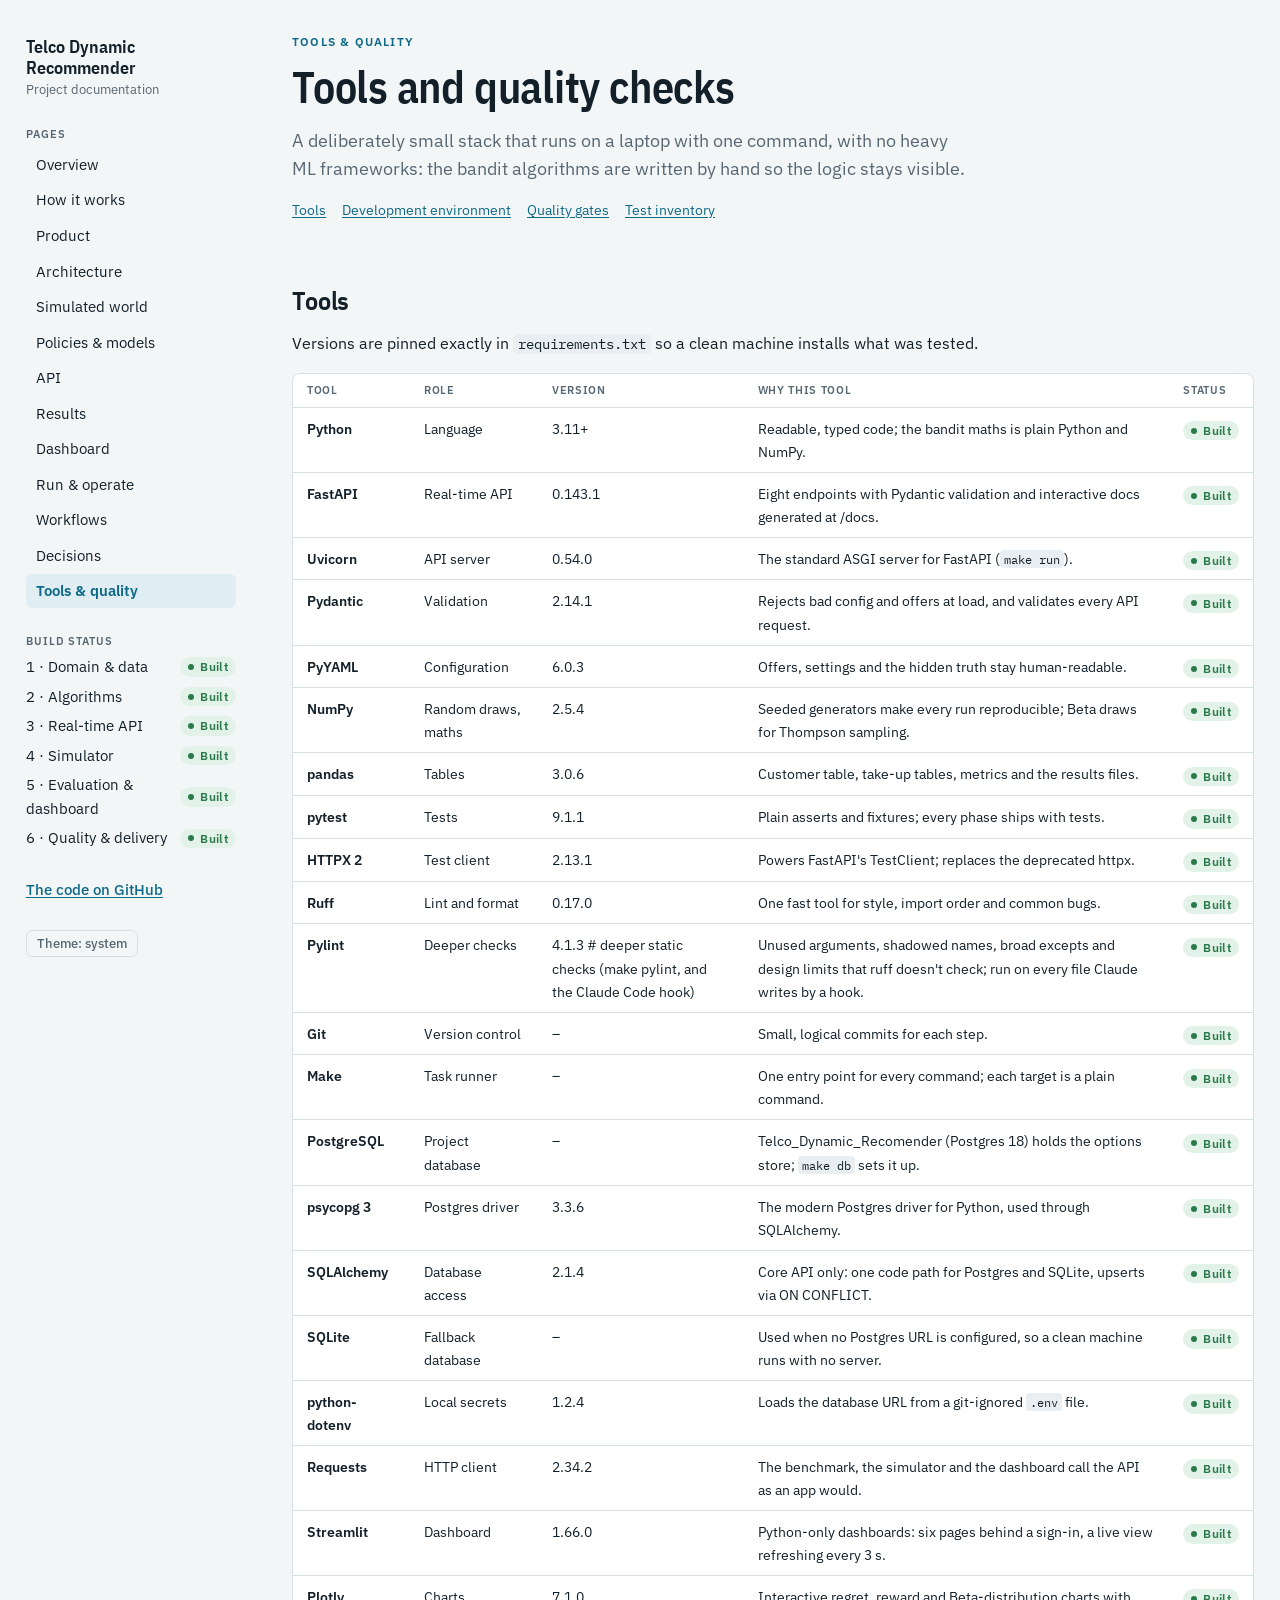
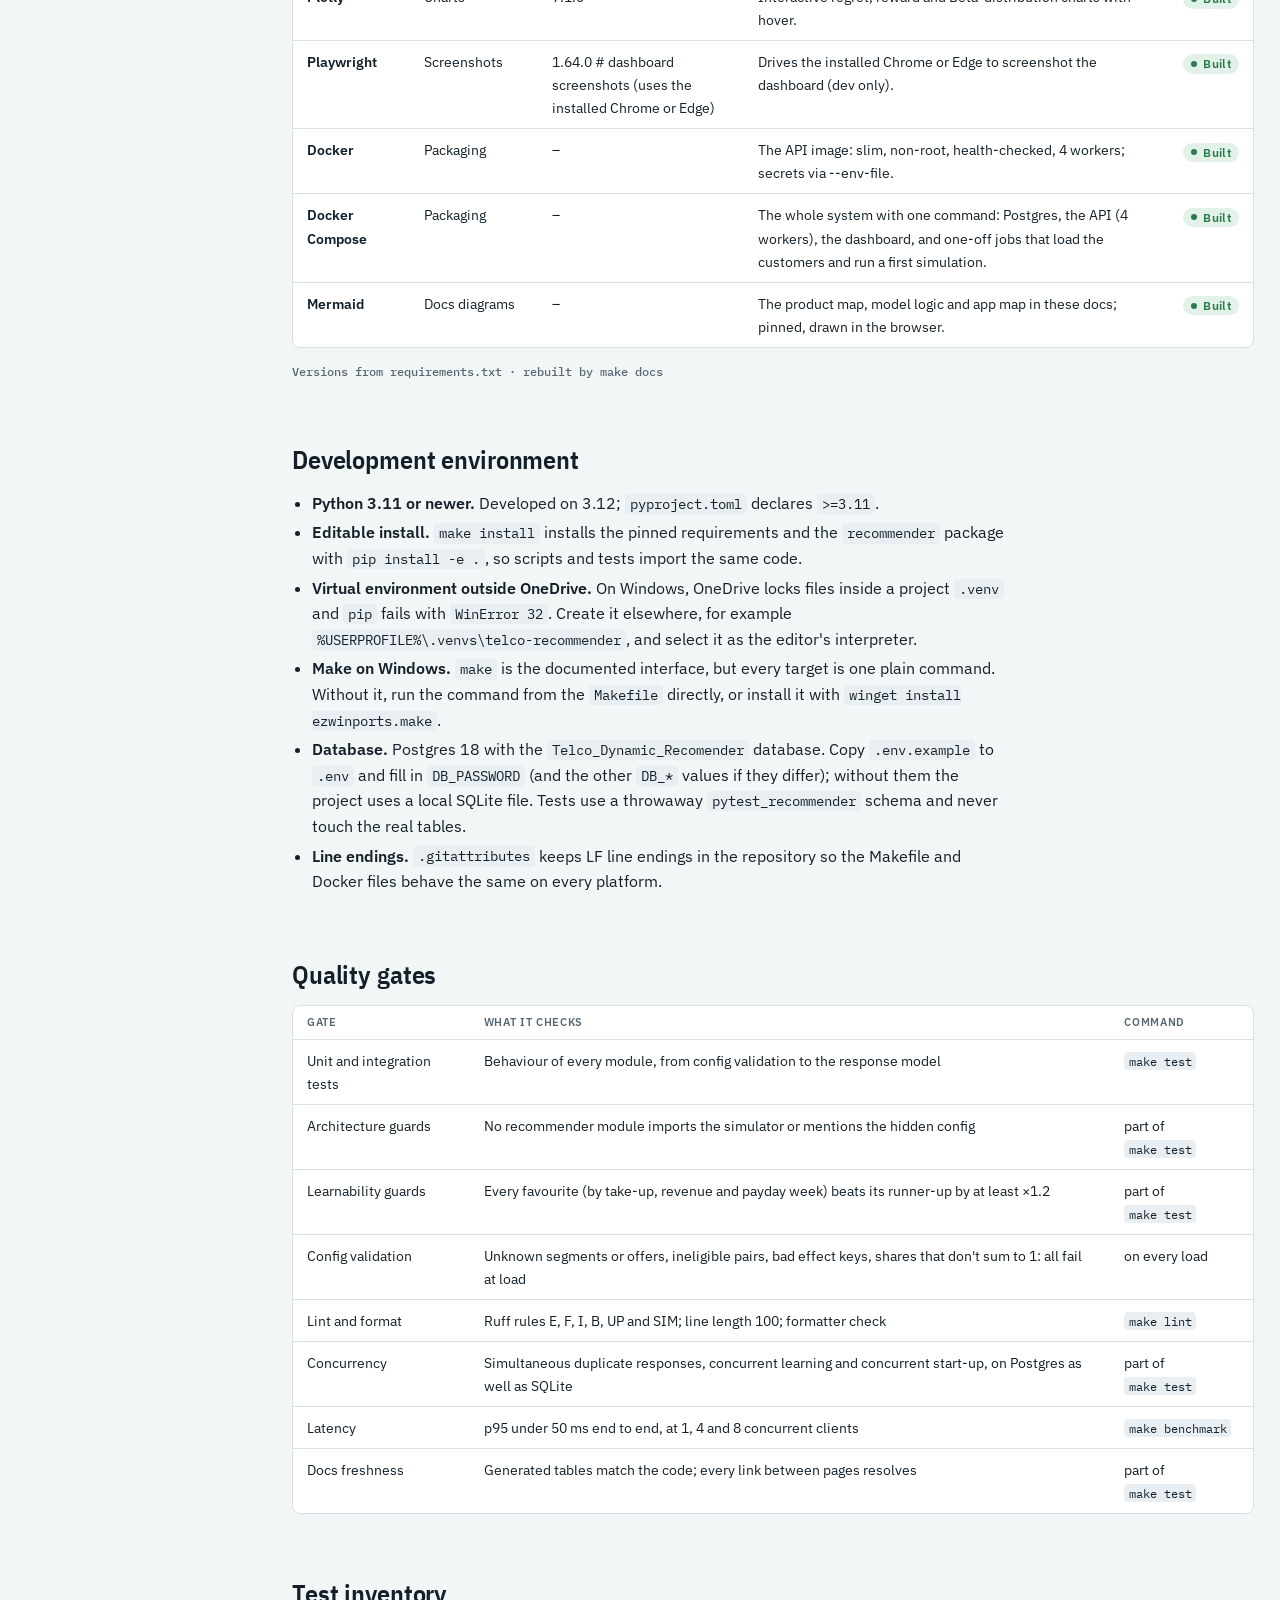
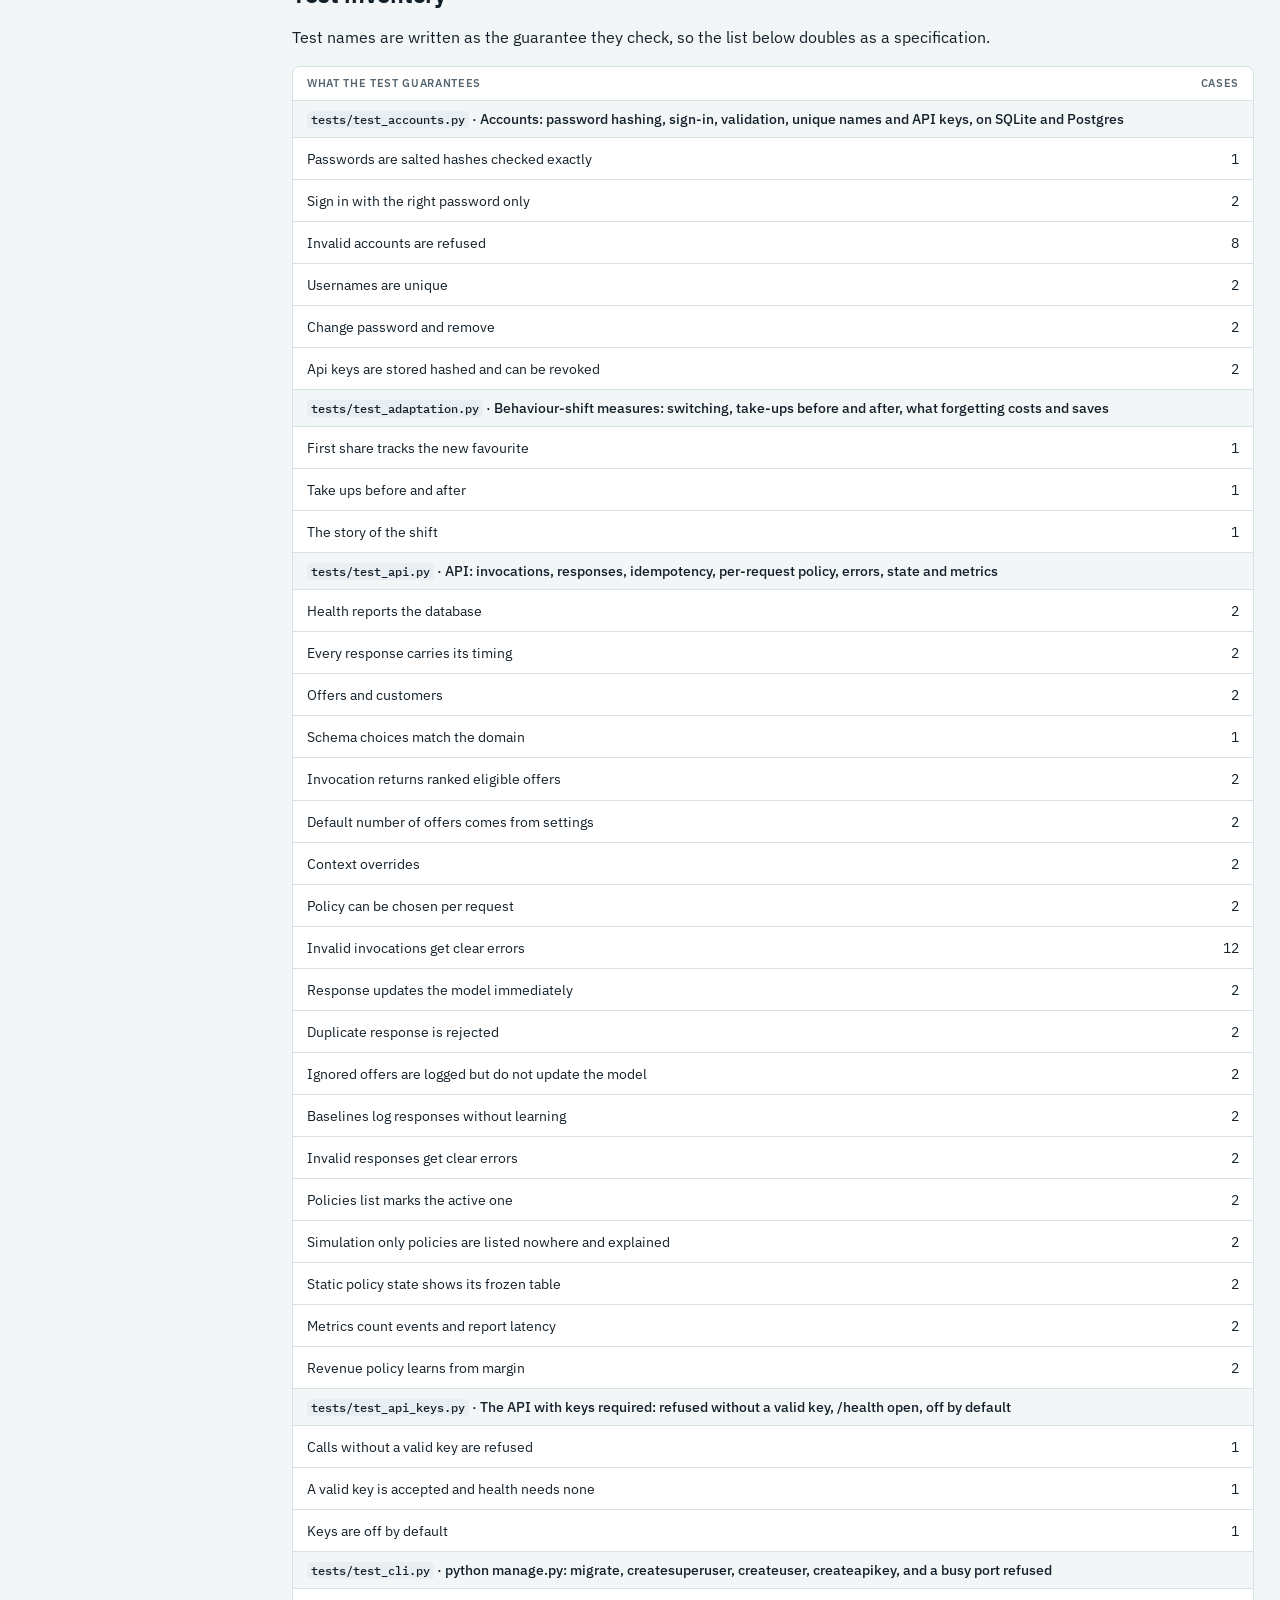
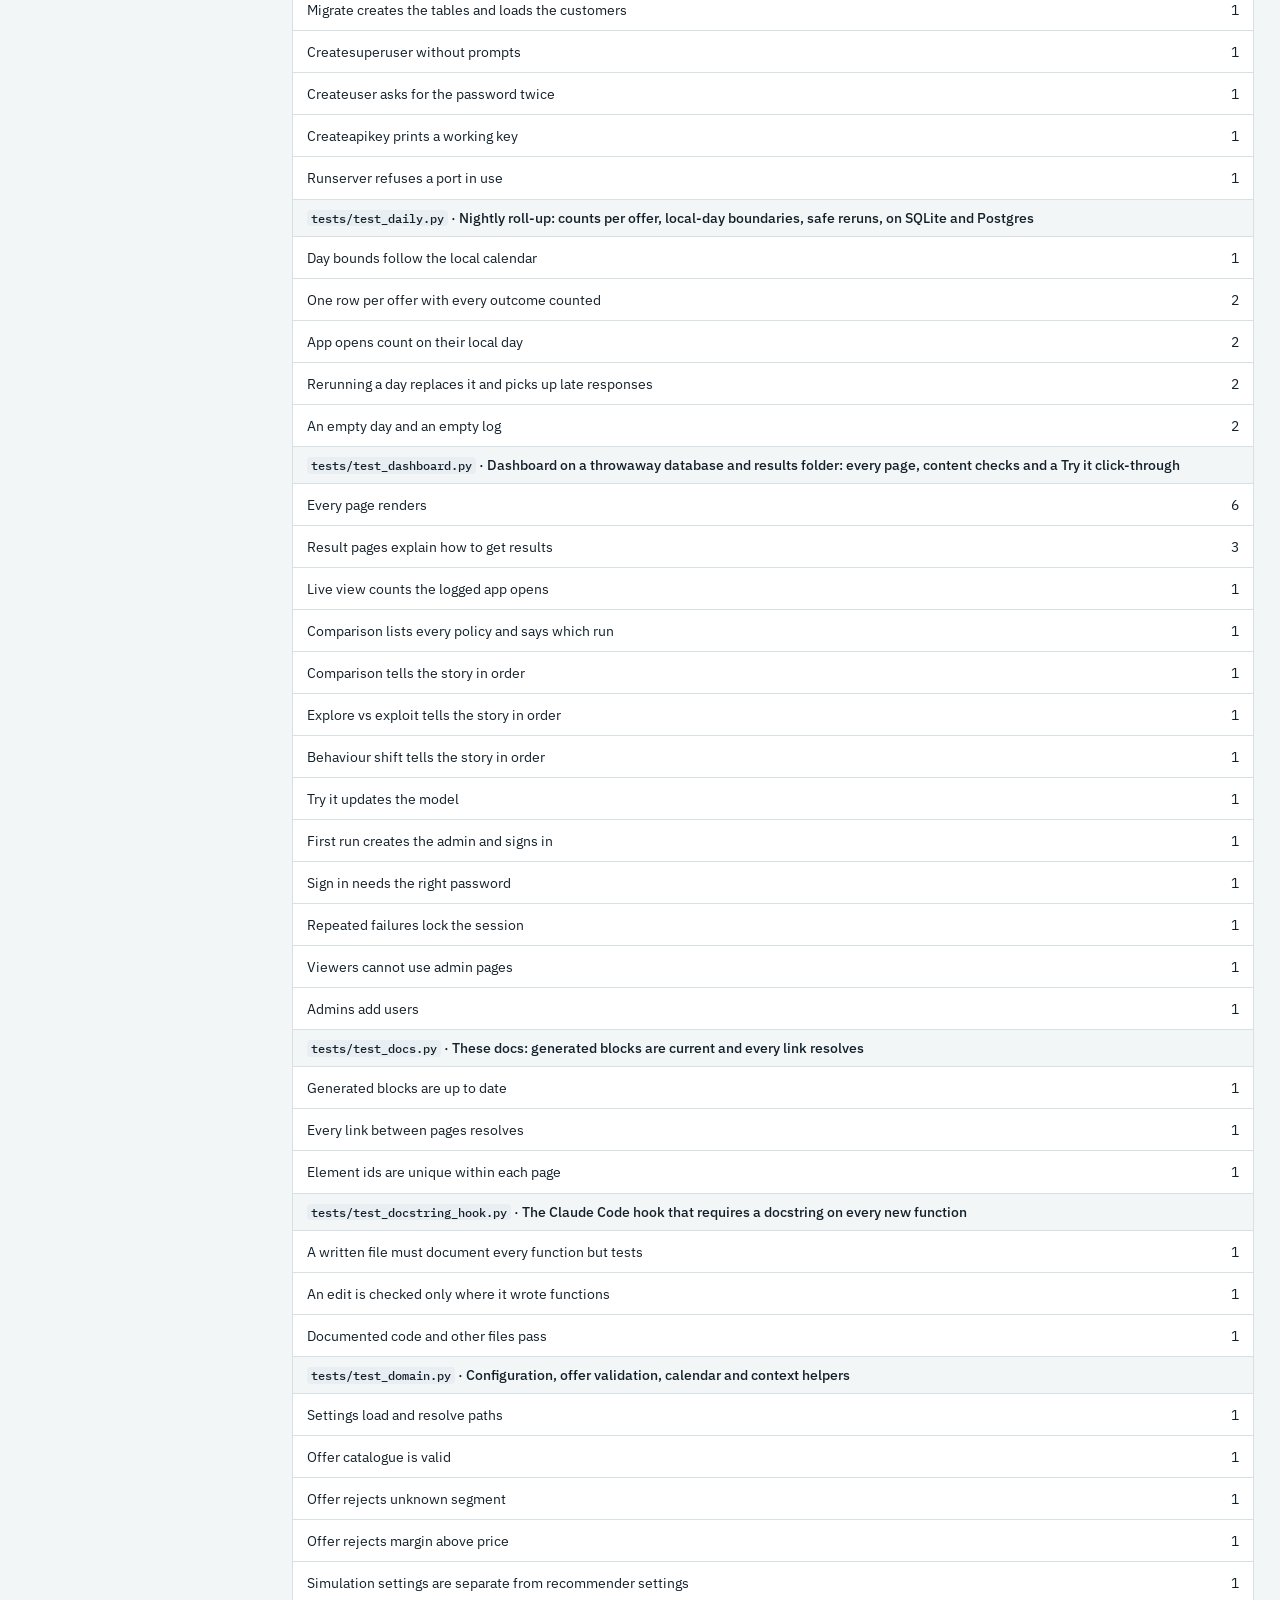
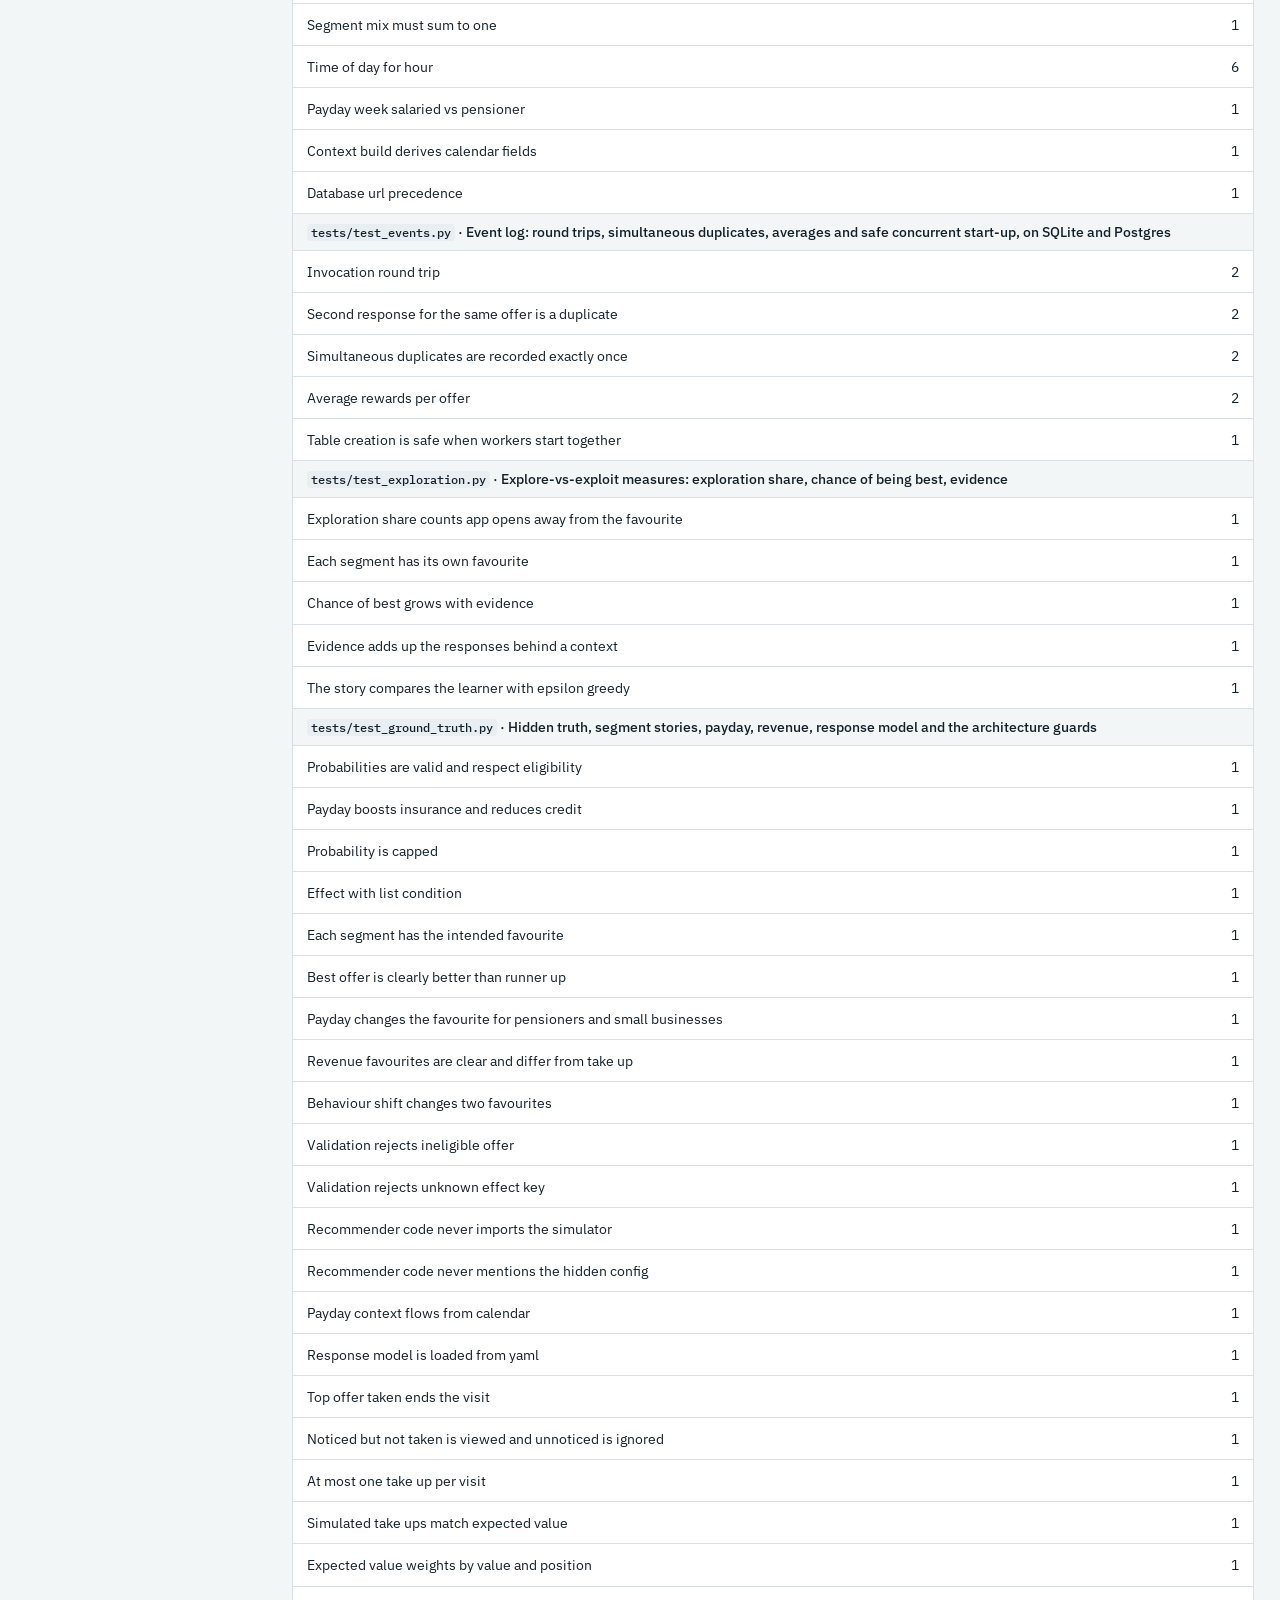
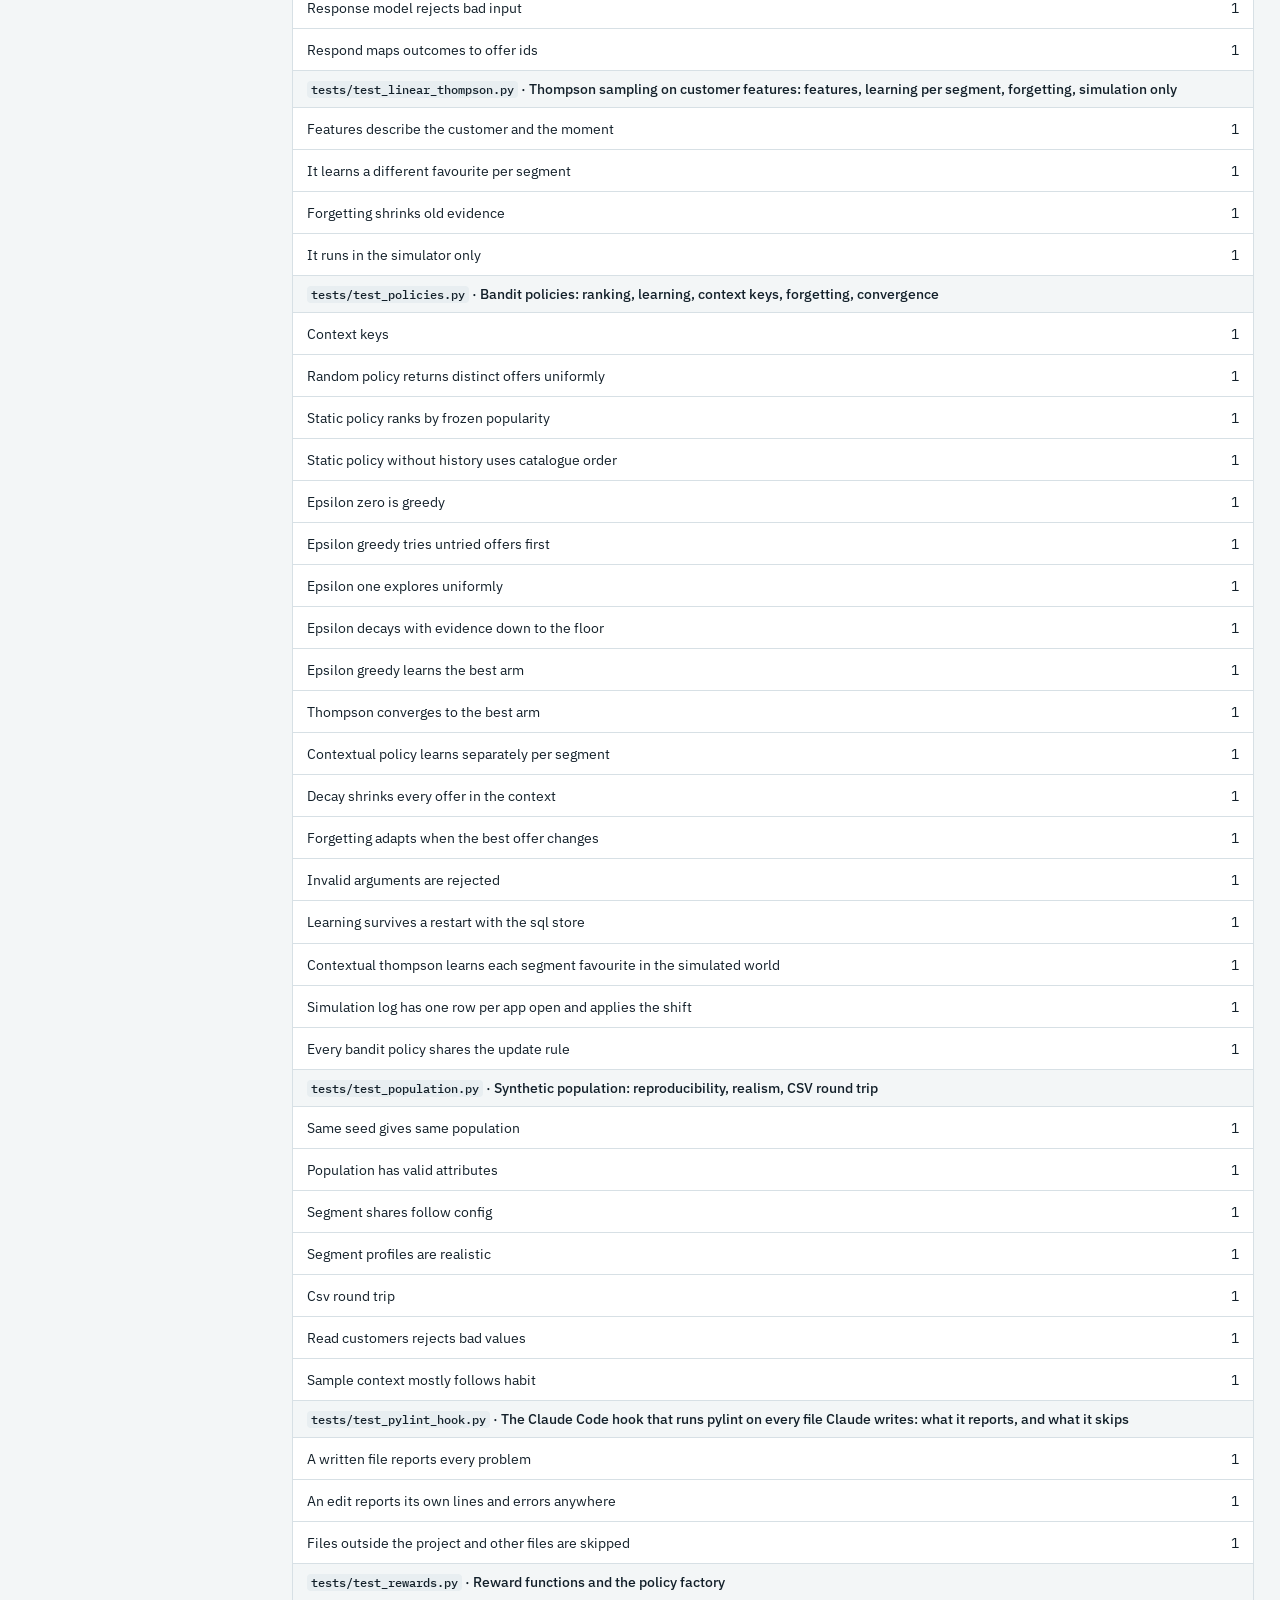
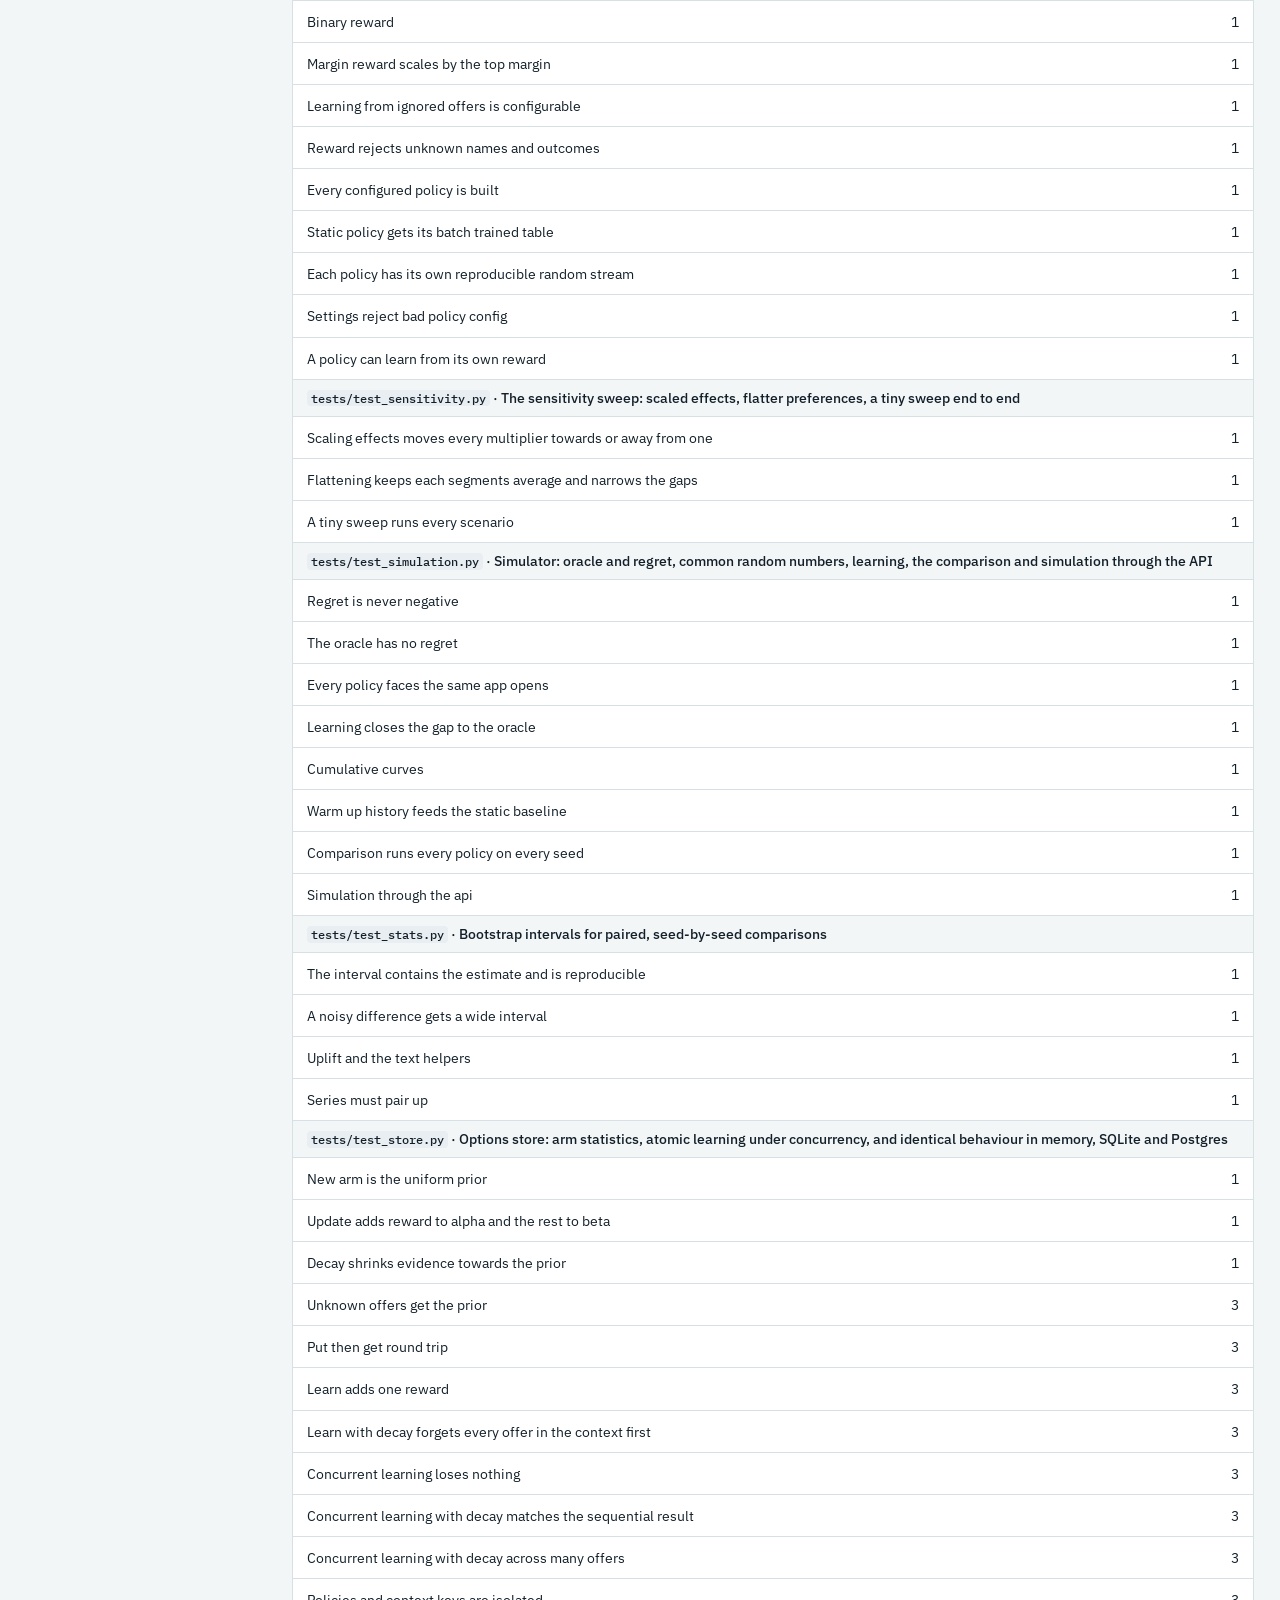
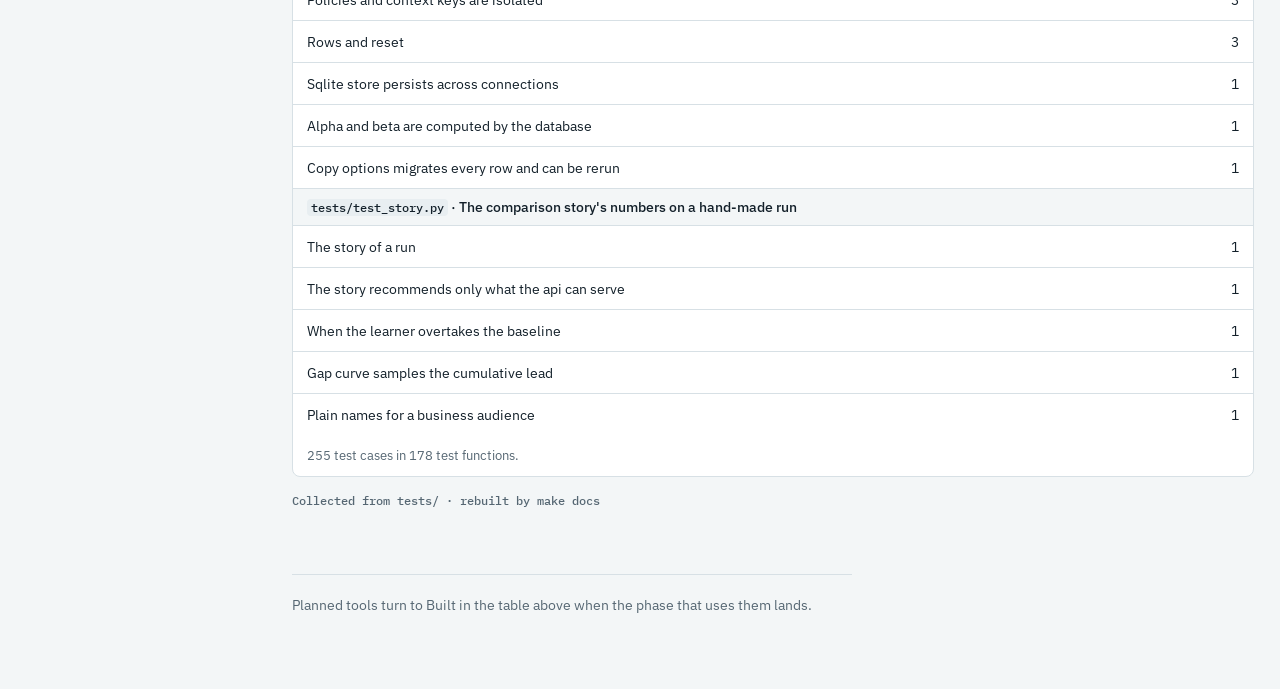
<file: docs/stack.html>
<!doctype html>
<html lang="en">
<head>
<meta charset="utf-8">
<meta name="viewport" content="width=device-width, initial-scale=1, viewport-fit=cover">
<title>Recommender Tools and Quality</title>
<meta name="claude:viewport-fit-sides" content="cover">
<meta name="description" content="Tools, versions and quality gates for the dynamic offer recommender, with the full test inventory.">
<link rel="preconnect" href="https://fonts.googleapis.com">
<link rel="preconnect" href="https://fonts.gstatic.com" crossorigin>
<link rel="stylesheet" href="https://fonts.googleapis.com/css2?family=IBM+Plex+Mono:wght@400;500&amp;family=IBM+Plex+Sans+Condensed:wght@500;600&amp;family=IBM+Plex+Sans:ital,wght@0,400;0,500;0,600;1,400&amp;display=swap">
<link rel="stylesheet" href="assets/docs.css">
<script src="assets/docs.js"></script>
</head>
<body>
<div class="shell">
<nav class="sidenav" aria-label="Documentation">
<!-- BEGIN generated:sidenav -->
<a class="brand" href="index.html"><b>Telco Dynamic Recommender</b><span>Project documentation</span></a>
<div><p class="nav-label">Pages</p>
<ul class="pages">
<li><a href="index.html">Overview</a></li>
<li><a href="how-it-works.html">How it works</a></li>
<li><a href="product.html">Product</a></li>
<li><a href="architecture.html">Architecture</a></li>
<li><a href="simulation.html">Simulated world</a></li>
<li><a href="models.html">Policies &amp; models</a></li>
<li><a href="api.html">API</a></li>
<li><a href="results.html">Results</a></li>
<li><a href="dashboard.html">Dashboard</a></li>
<li><a href="operations.html">Run &amp; operate</a></li>
<li><a href="workflows.html">Workflows</a></li>
<li><a href="decisions.html">Decisions</a></li>
<li><a href="stack.html" aria-current=page>Tools &amp; quality</a></li>
</ul></div>
<div class="phase-block"><p class="nav-label">Build status</p>
<ul class="phases">
<li><span>1 · Domain &amp; data</span><span class="chip built">Built</span></li>
<li><span>2 · Algorithms</span><span class="chip built">Built</span></li>
<li><span>3 · Real-time API</span><span class="chip built">Built</span></li>
<li><span>4 · Simulator</span><span class="chip built">Built</span></li>
<li><span>5 · Evaluation &amp; dashboard</span><span class="chip built">Built</span></li>
<li><span>6 · Quality &amp; delivery</span><span class="chip built">Built</span></li>
</ul></div>
<a class="repo-link" href="https://github.com/SeanM04/telco-offer-recommender">The code on GitHub</a>
<button class="theme-toggle" type="button">Theme: system</button>
<!-- END generated:sidenav -->
</nav>

<main>
<header class="page-head">
  <p class="eyebrow">Tools &amp; quality</p>
  <h1>Tools and quality checks</h1>
  <p class="lede">A deliberately small stack that runs on a laptop with one command, with no heavy ML frameworks: the bandit algorithms are written by hand so the logic stays visible.</p>
  <ul class="toc">
    <li><a href="#tools">Tools</a></li>
    <li><a href="#environment">Development environment</a></li>
    <li><a href="#gates">Quality gates</a></li>
    <li><a href="#tests">Test inventory</a></li>
  </ul>
</header>

<section aria-labelledby="tools">
  <h2 id="tools">Tools</h2>
  <p>Versions are pinned exactly in <code>requirements.txt</code> so a clean machine installs what was tested.</p>
<!-- BEGIN generated:tools -->
<div class="table-wrap"><table>
<thead><tr><th scope="col">Tool</th><th scope="col">Role</th><th scope="col">Version</th><th scope="col">Why this tool</th><th scope="col">Status</th></tr></thead>
<tbody>
<tr><td><strong>Python</strong></td><td>Language</td><td>3.11+</td><td>Readable, typed code; the bandit maths is plain Python and NumPy.</td><td><span class="chip built">Built</span></td></tr>
<tr><td><strong>FastAPI</strong></td><td>Real-time API</td><td>0.143.1</td><td>Eight endpoints with Pydantic validation and interactive docs generated at /docs.</td><td><span class="chip built">Built</span></td></tr>
<tr><td><strong>Uvicorn</strong></td><td>API server</td><td>0.54.0</td><td>The standard ASGI server for FastAPI (<code>make run</code>).</td><td><span class="chip built">Built</span></td></tr>
<tr><td><strong>Pydantic</strong></td><td>Validation</td><td>2.14.1</td><td>Rejects bad config and offers at load, and validates every API request.</td><td><span class="chip built">Built</span></td></tr>
<tr><td><strong>PyYAML</strong></td><td>Configuration</td><td>6.0.3</td><td>Offers, settings and the hidden truth stay human-readable.</td><td><span class="chip built">Built</span></td></tr>
<tr><td><strong>NumPy</strong></td><td>Random draws, maths</td><td>2.5.4</td><td>Seeded generators make every run reproducible; Beta draws for Thompson sampling.</td><td><span class="chip built">Built</span></td></tr>
<tr><td><strong>pandas</strong></td><td>Tables</td><td>3.0.6</td><td>Customer table, take-up tables, metrics and the results files.</td><td><span class="chip built">Built</span></td></tr>
<tr><td><strong>pytest</strong></td><td>Tests</td><td>9.1.1</td><td>Plain asserts and fixtures; every phase ships with tests.</td><td><span class="chip built">Built</span></td></tr>
<tr><td><strong>HTTPX 2</strong></td><td>Test client</td><td>2.13.1</td><td>Powers FastAPI's TestClient; replaces the deprecated httpx.</td><td><span class="chip built">Built</span></td></tr>
<tr><td><strong>Ruff</strong></td><td>Lint and format</td><td>0.17.0</td><td>One fast tool for style, import order and common bugs.</td><td><span class="chip built">Built</span></td></tr>
<tr><td><strong>Pylint</strong></td><td>Deeper checks</td><td>4.1.3            # deeper static checks (make pylint, and the Claude Code hook)</td><td>Unused arguments, shadowed names, broad excepts and design limits that ruff doesn't check; run on every file Claude writes by a hook.</td><td><span class="chip built">Built</span></td></tr>
<tr><td><strong>Git</strong></td><td>Version control</td><td>–</td><td>Small, logical commits for each step.</td><td><span class="chip built">Built</span></td></tr>
<tr><td><strong>Make</strong></td><td>Task runner</td><td>–</td><td>One entry point for every command; each target is a plain command.</td><td><span class="chip built">Built</span></td></tr>
<tr><td><strong>PostgreSQL</strong></td><td>Project database</td><td>–</td><td>Telco_Dynamic_Recomender (Postgres 18) holds the options store; <code>make db</code> sets it up.</td><td><span class="chip built">Built</span></td></tr>
<tr><td><strong>psycopg 3</strong></td><td>Postgres driver</td><td>3.3.6</td><td>The modern Postgres driver for Python, used through SQLAlchemy.</td><td><span class="chip built">Built</span></td></tr>
<tr><td><strong>SQLAlchemy</strong></td><td>Database access</td><td>2.1.4</td><td>Core API only: one code path for Postgres and SQLite, upserts via ON CONFLICT.</td><td><span class="chip built">Built</span></td></tr>
<tr><td><strong>SQLite</strong></td><td>Fallback database</td><td>–</td><td>Used when no Postgres URL is configured, so a clean machine runs with no server.</td><td><span class="chip built">Built</span></td></tr>
<tr><td><strong>python-dotenv</strong></td><td>Local secrets</td><td>1.2.4</td><td>Loads the database URL from a git-ignored <code>.env</code> file.</td><td><span class="chip built">Built</span></td></tr>
<tr><td><strong>Requests</strong></td><td>HTTP client</td><td>2.34.2</td><td>The benchmark, the simulator and the dashboard call the API as an app would.</td><td><span class="chip built">Built</span></td></tr>
<tr><td><strong>Streamlit</strong></td><td>Dashboard</td><td>1.66.0</td><td>Python-only dashboards: six pages behind a sign-in, a live view refreshing every 3 s.</td><td><span class="chip built">Built</span></td></tr>
<tr><td><strong>Plotly</strong></td><td>Charts</td><td>7.1.0</td><td>Interactive regret, reward and Beta-distribution charts with hover.</td><td><span class="chip built">Built</span></td></tr>
<tr><td><strong>Playwright</strong></td><td>Screenshots</td><td>1.64.0   # dashboard screenshots (uses the installed Chrome or Edge)</td><td>Drives the installed Chrome or Edge to screenshot the dashboard (dev only).</td><td><span class="chip built">Built</span></td></tr>
<tr><td><strong>Docker</strong></td><td>Packaging</td><td>–</td><td>The API image: slim, non-root, health-checked, 4 workers; secrets via --env-file.</td><td><span class="chip built">Built</span></td></tr>
<tr><td><strong>Docker Compose</strong></td><td>Packaging</td><td>–</td><td>The whole system with one command: Postgres, the API (4 workers), the dashboard, and one-off jobs that load the customers and run a first simulation.</td><td><span class="chip built">Built</span></td></tr>
<tr><td><strong>Mermaid</strong></td><td>Docs diagrams</td><td>–</td><td>The product map, model logic and app map in these docs; pinned, drawn in the browser.</td><td><span class="chip built">Built</span></td></tr>
</tbody></table></div>
<!-- END generated:tools -->
  <p class="source">Versions from requirements.txt · rebuilt by make docs</p>
</section>

<section aria-labelledby="environment">
  <h2 id="environment">Development environment</h2>
  <ul>
    <li><strong>Python 3.11 or newer.</strong> Developed on 3.12; <code>pyproject.toml</code> declares <code>&gt;=3.11</code>.</li>
    <li><strong>Editable install.</strong> <code>make install</code> installs the pinned requirements and the <code>recommender</code> package with <code>pip install -e .</code>, so scripts and tests import the same code.</li>
    <li><strong>Virtual environment outside OneDrive.</strong> On Windows, OneDrive locks files inside a project <code>.venv</code> and <code>pip</code> fails with <code>WinError 32</code>. Create it elsewhere, for example <code>%USERPROFILE%\.venvs\telco-recommender</code>, and select it as the editor's interpreter.</li>
    <li><strong>Make on Windows.</strong> <code>make</code> is the documented interface, but every target is one plain command. Without it, run the command from the <code>Makefile</code> directly, or install it with <code>winget install ezwinports.make</code>.</li>
    <li><strong>Database.</strong> Postgres 18 with the <code>Telco_Dynamic_Recomender</code> database. Copy <code>.env.example</code> to <code>.env</code> and fill in <code>DB_PASSWORD</code> (and the other <code>DB_*</code> values if they differ); without them the project uses a local SQLite file. Tests use a throwaway <code>pytest_recommender</code> schema and never touch the real tables.</li>
    <li><strong>Line endings.</strong> <code>.gitattributes</code> keeps LF line endings in the repository so the Makefile and Docker files behave the same on every platform.</li>
  </ul>
</section>

<section aria-labelledby="gates">
  <h2 id="gates">Quality gates</h2>
  <div class="table-wrap">
    <table>
      <thead><tr><th>Gate</th><th>What it checks</th><th>Command</th></tr></thead>
      <tbody>
        <tr><td>Unit and integration tests</td><td>Behaviour of every module, from config validation to the response model</td><td><code>make test</code></td></tr>
        <tr><td>Architecture guards</td><td>No recommender module imports the simulator or mentions the hidden config</td><td>part of <code>make test</code></td></tr>
        <tr><td>Learnability guards</td><td>Every favourite (by take-up, revenue and payday week) beats its runner-up by at least ×1.2</td><td>part of <code>make test</code></td></tr>
        <tr><td>Config validation</td><td>Unknown segments or offers, ineligible pairs, bad effect keys, shares that don't sum to 1: all fail at load</td><td>on every load</td></tr>
        <tr><td>Lint and format</td><td>Ruff rules E, F, I, B, UP and SIM; line length 100; formatter check</td><td><code>make lint</code></td></tr>
        <tr><td>Concurrency</td><td>Simultaneous duplicate responses, concurrent learning and concurrent start-up, on Postgres as well as SQLite</td><td>part of <code>make test</code></td></tr>
        <tr><td>Latency</td><td>p95 under 50 ms end to end, at 1, 4 and 8 concurrent clients</td><td><code>make benchmark</code></td></tr>
        <tr><td>Docs freshness</td><td>Generated tables match the code; every link between pages resolves</td><td>part of <code>make test</code></td></tr>
      </tbody>
    </table>
  </div>
</section>

<section aria-labelledby="tests">
  <h2 id="tests">Test inventory</h2>
  <p>Test names are written as the guarantee they check, so the list below doubles as a specification.</p>
<!-- BEGIN generated:tests -->
<div class="table-wrap"><table class="tests">
<thead><tr><th scope="col">What the test guarantees</th><th scope="col" class="num">Cases</th></tr></thead>
<tbody>
<tr><th colspan="2" scope="rowgroup"><code>tests/test_accounts.py</code> · Accounts: password hashing, sign-in, validation, unique names and API keys, on SQLite and Postgres</th></tr>
<tr><td>Passwords are salted hashes checked exactly</td><td class="num">1</td></tr>
<tr><td>Sign in with the right password only</td><td class="num">2</td></tr>
<tr><td>Invalid accounts are refused</td><td class="num">8</td></tr>
<tr><td>Usernames are unique</td><td class="num">2</td></tr>
<tr><td>Change password and remove</td><td class="num">2</td></tr>
<tr><td>Api keys are stored hashed and can be revoked</td><td class="num">2</td></tr>
<tr><th colspan="2" scope="rowgroup"><code>tests/test_adaptation.py</code> · Behaviour-shift measures: switching, take-ups before and after, what forgetting costs and saves</th></tr>
<tr><td>First share tracks the new favourite</td><td class="num">1</td></tr>
<tr><td>Take ups before and after</td><td class="num">1</td></tr>
<tr><td>The story of the shift</td><td class="num">1</td></tr>
<tr><th colspan="2" scope="rowgroup"><code>tests/test_api.py</code> · API: invocations, responses, idempotency, per-request policy, errors, state and metrics</th></tr>
<tr><td>Health reports the database</td><td class="num">2</td></tr>
<tr><td>Every response carries its timing</td><td class="num">2</td></tr>
<tr><td>Offers and customers</td><td class="num">2</td></tr>
<tr><td>Schema choices match the domain</td><td class="num">1</td></tr>
<tr><td>Invocation returns ranked eligible offers</td><td class="num">2</td></tr>
<tr><td>Default number of offers comes from settings</td><td class="num">2</td></tr>
<tr><td>Context overrides</td><td class="num">2</td></tr>
<tr><td>Policy can be chosen per request</td><td class="num">2</td></tr>
<tr><td>Invalid invocations get clear errors</td><td class="num">12</td></tr>
<tr><td>Response updates the model immediately</td><td class="num">2</td></tr>
<tr><td>Duplicate response is rejected</td><td class="num">2</td></tr>
<tr><td>Ignored offers are logged but do not update the model</td><td class="num">2</td></tr>
<tr><td>Baselines log responses without learning</td><td class="num">2</td></tr>
<tr><td>Invalid responses get clear errors</td><td class="num">2</td></tr>
<tr><td>Policies list marks the active one</td><td class="num">2</td></tr>
<tr><td>Simulation only policies are listed nowhere and explained</td><td class="num">2</td></tr>
<tr><td>Static policy state shows its frozen table</td><td class="num">2</td></tr>
<tr><td>Metrics count events and report latency</td><td class="num">2</td></tr>
<tr><td>Revenue policy learns from margin</td><td class="num">2</td></tr>
<tr><th colspan="2" scope="rowgroup"><code>tests/test_api_keys.py</code> · The API with keys required: refused without a valid key, /health open, off by default</th></tr>
<tr><td>Calls without a valid key are refused</td><td class="num">1</td></tr>
<tr><td>A valid key is accepted and health needs none</td><td class="num">1</td></tr>
<tr><td>Keys are off by default</td><td class="num">1</td></tr>
<tr><th colspan="2" scope="rowgroup"><code>tests/test_cli.py</code> · python manage.py: migrate, createsuperuser, createuser, createapikey, and a busy port refused</th></tr>
<tr><td>Migrate creates the tables and loads the customers</td><td class="num">1</td></tr>
<tr><td>Createsuperuser without prompts</td><td class="num">1</td></tr>
<tr><td>Createuser asks for the password twice</td><td class="num">1</td></tr>
<tr><td>Createapikey prints a working key</td><td class="num">1</td></tr>
<tr><td>Runserver refuses a port in use</td><td class="num">1</td></tr>
<tr><th colspan="2" scope="rowgroup"><code>tests/test_daily.py</code> · Nightly roll-up: counts per offer, local-day boundaries, safe reruns, on SQLite and Postgres</th></tr>
<tr><td>Day bounds follow the local calendar</td><td class="num">1</td></tr>
<tr><td>One row per offer with every outcome counted</td><td class="num">2</td></tr>
<tr><td>App opens count on their local day</td><td class="num">2</td></tr>
<tr><td>Rerunning a day replaces it and picks up late responses</td><td class="num">2</td></tr>
<tr><td>An empty day and an empty log</td><td class="num">2</td></tr>
<tr><th colspan="2" scope="rowgroup"><code>tests/test_dashboard.py</code> · Dashboard on a throwaway database and results folder: every page, content checks and a Try it click-through</th></tr>
<tr><td>Every page renders</td><td class="num">6</td></tr>
<tr><td>Result pages explain how to get results</td><td class="num">3</td></tr>
<tr><td>Live view counts the logged app opens</td><td class="num">1</td></tr>
<tr><td>Comparison lists every policy and says which run</td><td class="num">1</td></tr>
<tr><td>Comparison tells the story in order</td><td class="num">1</td></tr>
<tr><td>Explore vs exploit tells the story in order</td><td class="num">1</td></tr>
<tr><td>Behaviour shift tells the story in order</td><td class="num">1</td></tr>
<tr><td>Try it updates the model</td><td class="num">1</td></tr>
<tr><td>First run creates the admin and signs in</td><td class="num">1</td></tr>
<tr><td>Sign in needs the right password</td><td class="num">1</td></tr>
<tr><td>Repeated failures lock the session</td><td class="num">1</td></tr>
<tr><td>Viewers cannot use admin pages</td><td class="num">1</td></tr>
<tr><td>Admins add users</td><td class="num">1</td></tr>
<tr><th colspan="2" scope="rowgroup"><code>tests/test_docs.py</code> · These docs: generated blocks are current and every link resolves</th></tr>
<tr><td>Generated blocks are up to date</td><td class="num">1</td></tr>
<tr><td>Every link between pages resolves</td><td class="num">1</td></tr>
<tr><td>Element ids are unique within each page</td><td class="num">1</td></tr>
<tr><th colspan="2" scope="rowgroup"><code>tests/test_docstring_hook.py</code> · The Claude Code hook that requires a docstring on every new function</th></tr>
<tr><td>A written file must document every function but tests</td><td class="num">1</td></tr>
<tr><td>An edit is checked only where it wrote functions</td><td class="num">1</td></tr>
<tr><td>Documented code and other files pass</td><td class="num">1</td></tr>
<tr><th colspan="2" scope="rowgroup"><code>tests/test_domain.py</code> · Configuration, offer validation, calendar and context helpers</th></tr>
<tr><td>Settings load and resolve paths</td><td class="num">1</td></tr>
<tr><td>Offer catalogue is valid</td><td class="num">1</td></tr>
<tr><td>Offer rejects unknown segment</td><td class="num">1</td></tr>
<tr><td>Offer rejects margin above price</td><td class="num">1</td></tr>
<tr><td>Simulation settings are separate from recommender settings</td><td class="num">1</td></tr>
<tr><td>Segment mix must sum to one</td><td class="num">1</td></tr>
<tr><td>Time of day for hour</td><td class="num">6</td></tr>
<tr><td>Payday week salaried vs pensioner</td><td class="num">1</td></tr>
<tr><td>Context build derives calendar fields</td><td class="num">1</td></tr>
<tr><td>Database url precedence</td><td class="num">1</td></tr>
<tr><th colspan="2" scope="rowgroup"><code>tests/test_events.py</code> · Event log: round trips, simultaneous duplicates, averages and safe concurrent start-up, on SQLite and Postgres</th></tr>
<tr><td>Invocation round trip</td><td class="num">2</td></tr>
<tr><td>Second response for the same offer is a duplicate</td><td class="num">2</td></tr>
<tr><td>Simultaneous duplicates are recorded exactly once</td><td class="num">2</td></tr>
<tr><td>Average rewards per offer</td><td class="num">2</td></tr>
<tr><td>Table creation is safe when workers start together</td><td class="num">1</td></tr>
<tr><th colspan="2" scope="rowgroup"><code>tests/test_exploration.py</code> · Explore-vs-exploit measures: exploration share, chance of being best, evidence</th></tr>
<tr><td>Exploration share counts app opens away from the favourite</td><td class="num">1</td></tr>
<tr><td>Each segment has its own favourite</td><td class="num">1</td></tr>
<tr><td>Chance of best grows with evidence</td><td class="num">1</td></tr>
<tr><td>Evidence adds up the responses behind a context</td><td class="num">1</td></tr>
<tr><td>The story compares the learner with epsilon greedy</td><td class="num">1</td></tr>
<tr><th colspan="2" scope="rowgroup"><code>tests/test_ground_truth.py</code> · Hidden truth, segment stories, payday, revenue, response model and the architecture guards</th></tr>
<tr><td>Probabilities are valid and respect eligibility</td><td class="num">1</td></tr>
<tr><td>Payday boosts insurance and reduces credit</td><td class="num">1</td></tr>
<tr><td>Probability is capped</td><td class="num">1</td></tr>
<tr><td>Effect with list condition</td><td class="num">1</td></tr>
<tr><td>Each segment has the intended favourite</td><td class="num">1</td></tr>
<tr><td>Best offer is clearly better than runner up</td><td class="num">1</td></tr>
<tr><td>Payday changes the favourite for pensioners and small businesses</td><td class="num">1</td></tr>
<tr><td>Revenue favourites are clear and differ from take up</td><td class="num">1</td></tr>
<tr><td>Behaviour shift changes two favourites</td><td class="num">1</td></tr>
<tr><td>Validation rejects ineligible offer</td><td class="num">1</td></tr>
<tr><td>Validation rejects unknown effect key</td><td class="num">1</td></tr>
<tr><td>Recommender code never imports the simulator</td><td class="num">1</td></tr>
<tr><td>Recommender code never mentions the hidden config</td><td class="num">1</td></tr>
<tr><td>Payday context flows from calendar</td><td class="num">1</td></tr>
<tr><td>Response model is loaded from yaml</td><td class="num">1</td></tr>
<tr><td>Top offer taken ends the visit</td><td class="num">1</td></tr>
<tr><td>Noticed but not taken is viewed and unnoticed is ignored</td><td class="num">1</td></tr>
<tr><td>At most one take up per visit</td><td class="num">1</td></tr>
<tr><td>Simulated take ups match expected value</td><td class="num">1</td></tr>
<tr><td>Expected value weights by value and position</td><td class="num">1</td></tr>
<tr><td>Response model rejects bad input</td><td class="num">1</td></tr>
<tr><td>Respond maps outcomes to offer ids</td><td class="num">1</td></tr>
<tr><th colspan="2" scope="rowgroup"><code>tests/test_linear_thompson.py</code> · Thompson sampling on customer features: features, learning per segment, forgetting, simulation only</th></tr>
<tr><td>Features describe the customer and the moment</td><td class="num">1</td></tr>
<tr><td>It learns a different favourite per segment</td><td class="num">1</td></tr>
<tr><td>Forgetting shrinks old evidence</td><td class="num">1</td></tr>
<tr><td>It runs in the simulator only</td><td class="num">1</td></tr>
<tr><th colspan="2" scope="rowgroup"><code>tests/test_policies.py</code> · Bandit policies: ranking, learning, context keys, forgetting, convergence</th></tr>
<tr><td>Context keys</td><td class="num">1</td></tr>
<tr><td>Random policy returns distinct offers uniformly</td><td class="num">1</td></tr>
<tr><td>Static policy ranks by frozen popularity</td><td class="num">1</td></tr>
<tr><td>Static policy without history uses catalogue order</td><td class="num">1</td></tr>
<tr><td>Epsilon zero is greedy</td><td class="num">1</td></tr>
<tr><td>Epsilon greedy tries untried offers first</td><td class="num">1</td></tr>
<tr><td>Epsilon one explores uniformly</td><td class="num">1</td></tr>
<tr><td>Epsilon decays with evidence down to the floor</td><td class="num">1</td></tr>
<tr><td>Epsilon greedy learns the best arm</td><td class="num">1</td></tr>
<tr><td>Thompson converges to the best arm</td><td class="num">1</td></tr>
<tr><td>Contextual policy learns separately per segment</td><td class="num">1</td></tr>
<tr><td>Decay shrinks every offer in the context</td><td class="num">1</td></tr>
<tr><td>Forgetting adapts when the best offer changes</td><td class="num">1</td></tr>
<tr><td>Invalid arguments are rejected</td><td class="num">1</td></tr>
<tr><td>Learning survives a restart with the sql store</td><td class="num">1</td></tr>
<tr><td>Contextual thompson learns each segment favourite in the simulated world</td><td class="num">1</td></tr>
<tr><td>Simulation log has one row per app open and applies the shift</td><td class="num">1</td></tr>
<tr><td>Every bandit policy shares the update rule</td><td class="num">1</td></tr>
<tr><th colspan="2" scope="rowgroup"><code>tests/test_population.py</code> · Synthetic population: reproducibility, realism, CSV round trip</th></tr>
<tr><td>Same seed gives same population</td><td class="num">1</td></tr>
<tr><td>Population has valid attributes</td><td class="num">1</td></tr>
<tr><td>Segment shares follow config</td><td class="num">1</td></tr>
<tr><td>Segment profiles are realistic</td><td class="num">1</td></tr>
<tr><td>Csv round trip</td><td class="num">1</td></tr>
<tr><td>Read customers rejects bad values</td><td class="num">1</td></tr>
<tr><td>Sample context mostly follows habit</td><td class="num">1</td></tr>
<tr><th colspan="2" scope="rowgroup"><code>tests/test_pylint_hook.py</code> · The Claude Code hook that runs pylint on every file Claude writes: what it reports, and what it skips</th></tr>
<tr><td>A written file reports every problem</td><td class="num">1</td></tr>
<tr><td>An edit reports its own lines and errors anywhere</td><td class="num">1</td></tr>
<tr><td>Files outside the project and other files are skipped</td><td class="num">1</td></tr>
<tr><th colspan="2" scope="rowgroup"><code>tests/test_rewards.py</code> · Reward functions and the policy factory</th></tr>
<tr><td>Binary reward</td><td class="num">1</td></tr>
<tr><td>Margin reward scales by the top margin</td><td class="num">1</td></tr>
<tr><td>Learning from ignored offers is configurable</td><td class="num">1</td></tr>
<tr><td>Reward rejects unknown names and outcomes</td><td class="num">1</td></tr>
<tr><td>Every configured policy is built</td><td class="num">1</td></tr>
<tr><td>Static policy gets its batch trained table</td><td class="num">1</td></tr>
<tr><td>Each policy has its own reproducible random stream</td><td class="num">1</td></tr>
<tr><td>Settings reject bad policy config</td><td class="num">1</td></tr>
<tr><td>A policy can learn from its own reward</td><td class="num">1</td></tr>
<tr><th colspan="2" scope="rowgroup"><code>tests/test_sensitivity.py</code> · The sensitivity sweep: scaled effects, flatter preferences, a tiny sweep end to end</th></tr>
<tr><td>Scaling effects moves every multiplier towards or away from one</td><td class="num">1</td></tr>
<tr><td>Flattening keeps each segments average and narrows the gaps</td><td class="num">1</td></tr>
<tr><td>A tiny sweep runs every scenario</td><td class="num">1</td></tr>
<tr><th colspan="2" scope="rowgroup"><code>tests/test_simulation.py</code> · Simulator: oracle and regret, common random numbers, learning, the comparison and simulation through the API</th></tr>
<tr><td>Regret is never negative</td><td class="num">1</td></tr>
<tr><td>The oracle has no regret</td><td class="num">1</td></tr>
<tr><td>Every policy faces the same app opens</td><td class="num">1</td></tr>
<tr><td>Learning closes the gap to the oracle</td><td class="num">1</td></tr>
<tr><td>Cumulative curves</td><td class="num">1</td></tr>
<tr><td>Warm up history feeds the static baseline</td><td class="num">1</td></tr>
<tr><td>Comparison runs every policy on every seed</td><td class="num">1</td></tr>
<tr><td>Simulation through the api</td><td class="num">1</td></tr>
<tr><th colspan="2" scope="rowgroup"><code>tests/test_stats.py</code> · Bootstrap intervals for paired, seed-by-seed comparisons</th></tr>
<tr><td>The interval contains the estimate and is reproducible</td><td class="num">1</td></tr>
<tr><td>A noisy difference gets a wide interval</td><td class="num">1</td></tr>
<tr><td>Uplift and the text helpers</td><td class="num">1</td></tr>
<tr><td>Series must pair up</td><td class="num">1</td></tr>
<tr><th colspan="2" scope="rowgroup"><code>tests/test_store.py</code> · Options store: arm statistics, atomic learning under concurrency, and identical behaviour in memory, SQLite and Postgres</th></tr>
<tr><td>New arm is the uniform prior</td><td class="num">1</td></tr>
<tr><td>Update adds reward to alpha and the rest to beta</td><td class="num">1</td></tr>
<tr><td>Decay shrinks evidence towards the prior</td><td class="num">1</td></tr>
<tr><td>Unknown offers get the prior</td><td class="num">3</td></tr>
<tr><td>Put then get round trip</td><td class="num">3</td></tr>
<tr><td>Learn adds one reward</td><td class="num">3</td></tr>
<tr><td>Learn with decay forgets every offer in the context first</td><td class="num">3</td></tr>
<tr><td>Concurrent learning loses nothing</td><td class="num">3</td></tr>
<tr><td>Concurrent learning with decay matches the sequential result</td><td class="num">3</td></tr>
<tr><td>Concurrent learning with decay across many offers</td><td class="num">3</td></tr>
<tr><td>Policies and context keys are isolated</td><td class="num">3</td></tr>
<tr><td>Rows and reset</td><td class="num">3</td></tr>
<tr><td>Sqlite store persists across connections</td><td class="num">1</td></tr>
<tr><td>Alpha and beta are computed by the database</td><td class="num">1</td></tr>
<tr><td>Copy options migrates every row and can be rerun</td><td class="num">1</td></tr>
<tr><th colspan="2" scope="rowgroup"><code>tests/test_story.py</code> · The comparison story&#x27;s numbers on a hand-made run</th></tr>
<tr><td>The story of a run</td><td class="num">1</td></tr>
<tr><td>The story recommends only what the api can serve</td><td class="num">1</td></tr>
<tr><td>When the learner overtakes the baseline</td><td class="num">1</td></tr>
<tr><td>Gap curve samples the cumulative lead</td><td class="num">1</td></tr>
<tr><td>Plain names for a business audience</td><td class="num">1</td></tr>
</tbody>
<caption>255 test cases in 178 test functions.</caption></table></div>
<!-- END generated:tests -->
  <p class="source">Collected from tests/ · rebuilt by make docs</p>
</section>

<p class="foot">Planned tools turn to Built in the table above when the phase that uses them lands.</p>
</main>
</div>
</body>
</html>
</file>
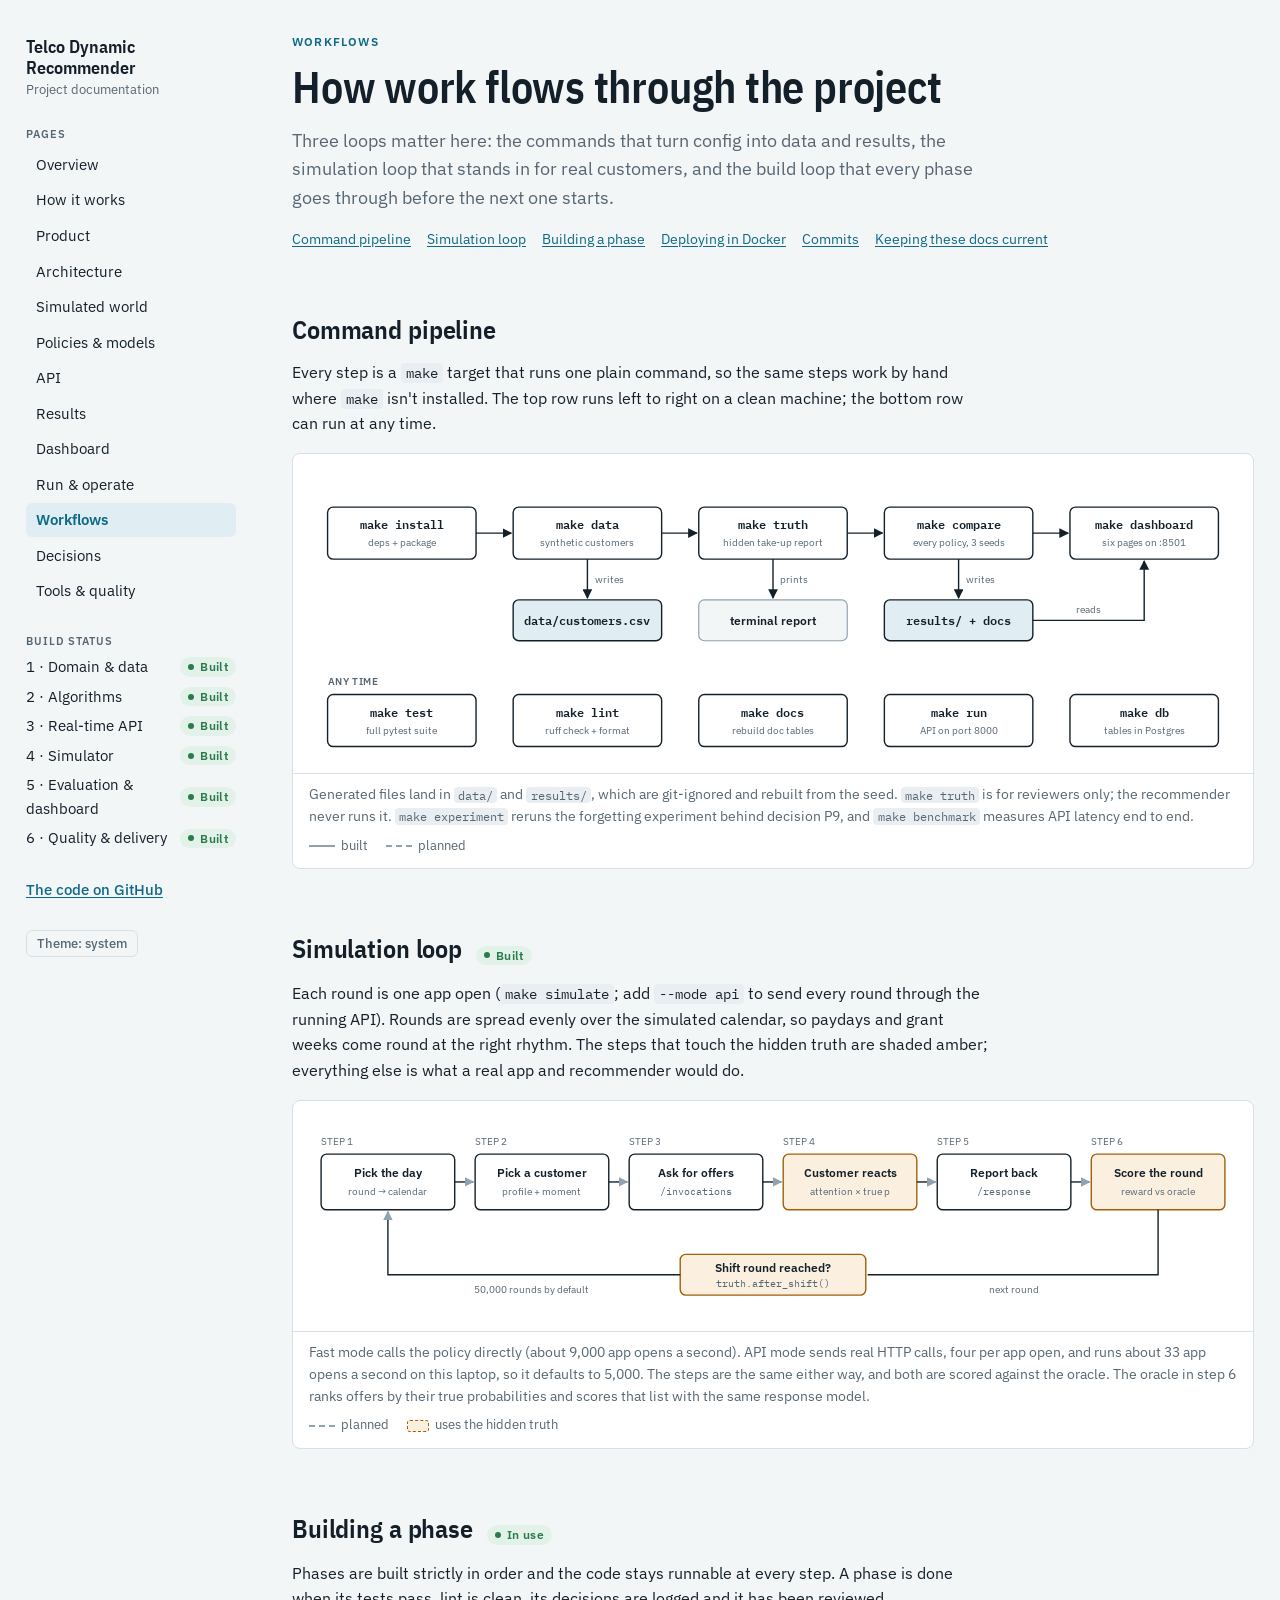
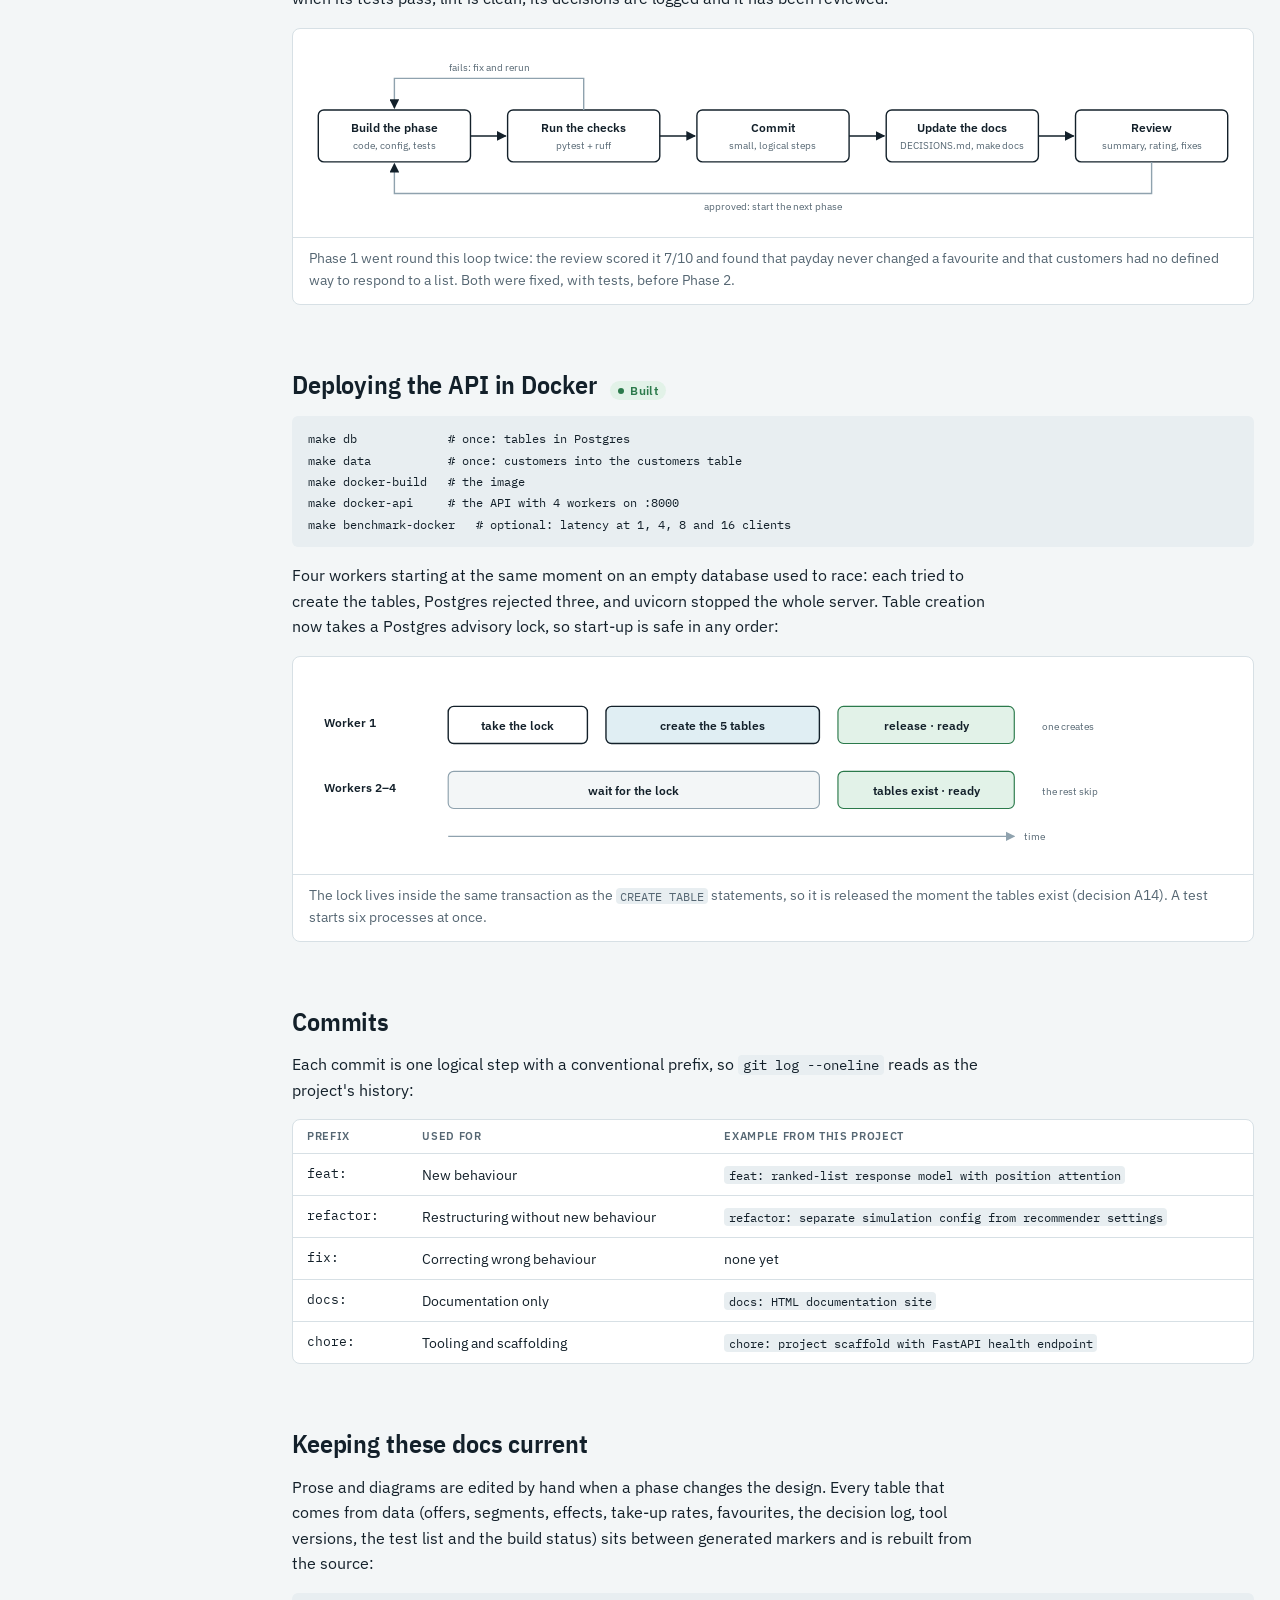
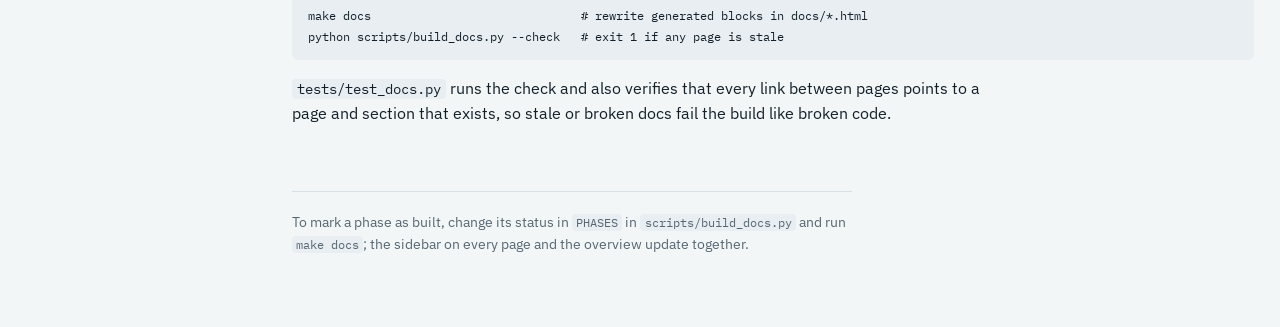
<file: docs/workflows.html>
<!doctype html>
<html lang="en">
<head>
<meta charset="utf-8">
<meta name="viewport" content="width=device-width, initial-scale=1, viewport-fit=cover">
<title>Recommender Workflows</title>
<meta name="claude:viewport-fit-sides" content="cover">
<meta name="description" content="Command pipeline, simulation loop and the build process for the dynamic offer recommender.">
<link rel="preconnect" href="https://fonts.googleapis.com">
<link rel="preconnect" href="https://fonts.gstatic.com" crossorigin>
<link rel="stylesheet" href="https://fonts.googleapis.com/css2?family=IBM+Plex+Mono:wght@400;500&amp;family=IBM+Plex+Sans+Condensed:wght@500;600&amp;family=IBM+Plex+Sans:ital,wght@0,400;0,500;0,600;1,400&amp;display=swap">
<link rel="stylesheet" href="assets/docs.css">
<script src="assets/docs.js"></script>
</head>
<body>
<div class="shell">
<nav class="sidenav" aria-label="Documentation">
<!-- BEGIN generated:sidenav -->
<a class="brand" href="index.html"><b>Telco Dynamic Recommender</b><span>Project documentation</span></a>
<div><p class="nav-label">Pages</p>
<ul class="pages">
<li><a href="index.html">Overview</a></li>
<li><a href="how-it-works.html">How it works</a></li>
<li><a href="product.html">Product</a></li>
<li><a href="architecture.html">Architecture</a></li>
<li><a href="simulation.html">Simulated world</a></li>
<li><a href="models.html">Policies &amp; models</a></li>
<li><a href="api.html">API</a></li>
<li><a href="results.html">Results</a></li>
<li><a href="dashboard.html">Dashboard</a></li>
<li><a href="operations.html">Run &amp; operate</a></li>
<li><a href="workflows.html" aria-current=page>Workflows</a></li>
<li><a href="decisions.html">Decisions</a></li>
<li><a href="stack.html">Tools &amp; quality</a></li>
</ul></div>
<div class="phase-block"><p class="nav-label">Build status</p>
<ul class="phases">
<li><span>1 · Domain &amp; data</span><span class="chip built">Built</span></li>
<li><span>2 · Algorithms</span><span class="chip built">Built</span></li>
<li><span>3 · Real-time API</span><span class="chip built">Built</span></li>
<li><span>4 · Simulator</span><span class="chip built">Built</span></li>
<li><span>5 · Evaluation &amp; dashboard</span><span class="chip built">Built</span></li>
<li><span>6 · Quality &amp; delivery</span><span class="chip built">Built</span></li>
</ul></div>
<a class="repo-link" href="https://github.com/SeanM04/telco-offer-recommender">The code on GitHub</a>
<button class="theme-toggle" type="button">Theme: system</button>
<!-- END generated:sidenav -->
</nav>

<main>
<header class="page-head">
  <p class="eyebrow">Workflows</p>
  <h1>How work flows through the project</h1>
  <p class="lede">Three loops matter here: the commands that turn config into data and results, the simulation loop that stands in for real customers, and the build loop that every phase goes through before the next one starts.</p>
  <ul class="toc">
    <li><a href="#pipeline">Command pipeline</a></li>
    <li><a href="#simloop">Simulation loop</a></li>
    <li><a href="#build">Building a phase</a></li>
    <li><a href="#deploy">Deploying in Docker</a></li>
    <li><a href="#commits">Commits</a></li>
    <li><a href="#docs">Keeping these docs current</a></li>
  </ul>
</header>

<section aria-labelledby="pipeline">
  <h2 id="pipeline">Command pipeline</h2>
  <p>Every step is a <code>make</code> target that runs one plain command, so the same steps work by hand where <code>make</code> isn't installed. The top row runs left to right on a clean machine; the bottom row can run at any time.</p>
  <figure class="fig">
    <div class="fig-scroll">
      <svg class="dg" viewBox="0 0 1000 310" style="min-width: 820px" role="img" aria-label="Command pipeline. make install, then make data which writes data/customers.csv, then make truth which prints the hidden take-up report, then make simulate which writes results and the database, then make dashboard which reads them. Separately, make test, lint, docs, run and db can run at any time.">
        <defs>
          <marker id="w1-ah" viewBox="0 0 10 10" refX="9" refY="5" markerWidth="7" markerHeight="7" orient="auto-start-reverse"><path d="M0 0L10 5L0 10z" class="ah strong"/></marker>
          <marker id="w1-ahp" viewBox="0 0 10 10" refX="9" refY="5" markerWidth="7" markerHeight="7" orient="auto-start-reverse"><path d="M0 0L10 5L0 10z" class="ah"/></marker>
        </defs>
        <rect class="box built" x="20" y="40" width="160" height="56" rx="6"/>
        <text class="t mono" x="100" y="64" text-anchor="middle">make install</text>
        <text class="s" x="100" y="82" text-anchor="middle">deps + package</text>
        <rect class="box built" x="220" y="40" width="160" height="56" rx="6"/>
        <text class="t mono" x="300" y="64" text-anchor="middle">make data</text>
        <text class="s" x="300" y="82" text-anchor="middle">synthetic customers</text>
        <rect class="box built" x="420" y="40" width="160" height="56" rx="6"/>
        <text class="t mono" x="500" y="64" text-anchor="middle">make truth</text>
        <text class="s" x="500" y="82" text-anchor="middle">hidden take-up report</text>
        <rect class="box built" x="620" y="40" width="160" height="56" rx="6"/>
        <text class="t mono" x="700" y="64" text-anchor="middle">make compare</text>
        <text class="s" x="700" y="82" text-anchor="middle">every policy, 3 seeds</text>
        <rect class="box built" x="820" y="40" width="160" height="56" rx="6"/>
        <text class="t mono" x="900" y="64" text-anchor="middle">make dashboard</text>
        <text class="s" x="900" y="82" text-anchor="middle">six pages on :8501</text>

        <path class="edge strong" d="M180 68H218" marker-end="url(#w1-ah)"/>
        <path class="edge strong" d="M380 68H418" marker-end="url(#w1-ah)"/>
        <path class="edge strong" d="M580 68H618" marker-end="url(#w1-ah)"/>
        <path class="edge strong" d="M780 68H818" marker-end="url(#w1-ah)"/>

        <rect class="box built store" x="220" y="140" width="160" height="44" rx="6"/>
        <text class="t mono" x="300" y="167" text-anchor="middle">data/customers.csv</text>
        <rect class="box term" x="420" y="140" width="160" height="44" rx="6"/>
        <text class="t" x="500" y="167" text-anchor="middle">terminal report</text>
        <rect class="box built store" x="620" y="140" width="160" height="44" rx="6"/>
        <text class="t mono" x="700" y="167" text-anchor="middle">results/ + docs</text>

        <path class="edge strong" d="M300 96V138" marker-end="url(#w1-ah)"/>
        <text class="lbl" x="308" y="122">writes</text>
        <path class="edge strong" d="M500 96V138" marker-end="url(#w1-ah)"/>
        <text class="lbl" x="508" y="122">prints</text>
        <path class="edge strong" d="M700 96V138" marker-end="url(#w1-ah)"/>
        <text class="lbl" x="708" y="122">writes</text>
        <path class="edge strong" d="M780 162H900V98" marker-end="url(#w1-ah)"/>
        <text class="lbl" x="840" y="154" text-anchor="middle">reads</text>

        <text class="zone-label" x="20" y="232" style="fill: var(--muted)">ANY TIME</text>
        <rect class="box built" x="20" y="242" width="160" height="56" rx="6"/>
        <text class="t mono" x="100" y="266" text-anchor="middle">make test</text>
        <text class="s" x="100" y="284" text-anchor="middle">full pytest suite</text>
        <rect class="box built" x="220" y="242" width="160" height="56" rx="6"/>
        <text class="t mono" x="300" y="266" text-anchor="middle">make lint</text>
        <text class="s" x="300" y="284" text-anchor="middle">ruff check + format</text>
        <rect class="box built" x="420" y="242" width="160" height="56" rx="6"/>
        <text class="t mono" x="500" y="266" text-anchor="middle">make docs</text>
        <text class="s" x="500" y="284" text-anchor="middle">rebuild doc tables</text>
        <rect class="box built" x="620" y="242" width="160" height="56" rx="6"/>
        <text class="t mono" x="700" y="266" text-anchor="middle">make run</text>
        <text class="s" x="700" y="284" text-anchor="middle">API on port 8000</text>
        <rect class="box built" x="820" y="242" width="160" height="56" rx="6"/>
        <text class="t mono" x="900" y="266" text-anchor="middle">make db</text>
        <text class="s" x="900" y="284" text-anchor="middle">tables in Postgres</text>
      </svg>
    </div>
    <figcaption>
      <span>Generated files land in <code>data/</code> and <code>results/</code>, which are git-ignored and rebuilt from the seed. <code>make truth</code> is for reviewers only; the recommender never runs it. <code>make experiment</code> reruns the forgetting experiment behind decision P9, and <code>make benchmark</code> measures API latency end to end.</span>
      <span class="legend"><span><i></i>built</span><span><i class="dash"></i>planned</span></span>
    </figcaption>
  </figure>
</section>

<section aria-labelledby="simloop">
  <div class="section-head"><h2 id="simloop">Simulation loop</h2><span class="chip built">Built</span></div>
  <p>Each round is one app open (<code>make simulate</code>; add <code>--mode api</code> to send every round through the running API). Rounds are spread evenly over the simulated calendar, so paydays and grant weeks come round at the right rhythm. The steps that touch the hidden truth are shaded amber; everything else is what a real app and recommender would do.</p>
  <figure class="fig">
    <div class="fig-scroll">
      <svg class="dg" viewBox="0 0 1000 214" style="min-width: 820px" role="img" aria-label="Simulation loop. Step 1 pick the calendar day for this round, step 2 pick a customer and the moment, step 3 ask the recommender for offers, step 4 the customer reacts using the hidden truth, step 5 report outcomes so the policy updates, step 6 score the round against the oracle. Then the next round; at the shift round the truth switches to its shifted version.">
        <defs>
          <marker id="w2-ah" viewBox="0 0 10 10" refX="9" refY="5" markerWidth="7" markerHeight="7" orient="auto-start-reverse"><path d="M0 0L10 5L0 10z" class="ah"/></marker>
        </defs>
        <text class="lbl" x="13" y="30">STEP 1</text>
        <rect class="box built" x="13" y="40" width="144" height="60" rx="6"/>
        <text class="t" x="85" y="65" text-anchor="middle">Pick the day</text>
        <text class="s" x="85" y="84" text-anchor="middle">round → calendar</text>
        <text class="lbl" x="179" y="30">STEP 2</text>
        <rect class="box built" x="179" y="40" width="144" height="60" rx="6"/>
        <text class="t" x="251" y="65" text-anchor="middle">Pick a customer</text>
        <text class="s" x="251" y="84" text-anchor="middle">profile + moment</text>
        <text class="lbl" x="345" y="30">STEP 3</text>
        <rect class="box built" x="345" y="40" width="144" height="60" rx="6"/>
        <text class="t" x="417" y="65" text-anchor="middle">Ask for offers</text>
        <text class="s mono" x="417" y="84" text-anchor="middle">/invocations</text>
        <text class="lbl" x="511" y="30">STEP 4</text>
        <rect class="box built secret" x="511" y="40" width="144" height="60" rx="6"/>
        <text class="t" x="583" y="65" text-anchor="middle">Customer reacts</text>
        <text class="s" x="583" y="84" text-anchor="middle">attention × true p</text>
        <text class="lbl" x="677" y="30">STEP 5</text>
        <rect class="box built" x="677" y="40" width="144" height="60" rx="6"/>
        <text class="t" x="749" y="65" text-anchor="middle">Report back</text>
        <text class="s mono" x="749" y="84" text-anchor="middle">/response</text>
        <text class="lbl" x="843" y="30">STEP 6</text>
        <rect class="box built secret" x="843" y="40" width="144" height="60" rx="6"/>
        <text class="t" x="915" y="65" text-anchor="middle">Score the round</text>
        <text class="s" x="915" y="84" text-anchor="middle">reward vs oracle</text>

        <path class="edge strong" d="M157 70H177" marker-end="url(#w2-ah)"/>
        <path class="edge strong" d="M323 70H343" marker-end="url(#w2-ah)"/>
        <path class="edge strong" d="M489 70H509" marker-end="url(#w2-ah)"/>
        <path class="edge strong" d="M655 70H675" marker-end="url(#w2-ah)"/>
        <path class="edge strong" d="M821 70H841" marker-end="url(#w2-ah)"/>

        <rect class="box built secret" x="400" y="148" width="200" height="44" rx="6"/>
        <text class="t" x="500" y="167" text-anchor="middle">Shift round reached?</text>
        <text class="s mono" x="500" y="183" text-anchor="middle">truth.after_shift()</text>
        <path class="edge strong" d="M915 100V170H602"/>
        <path class="edge strong" d="M400 170H85V102" marker-end="url(#w2-ah)"/>
        <text class="lbl" x="760" y="190" text-anchor="middle">next round</text>
        <text class="lbl" x="240" y="190" text-anchor="middle">50,000 rounds by default</text>
      </svg>
    </div>
    <figcaption>
      <span>Fast mode calls the policy directly (about 9,000 app opens a second). API mode sends real HTTP calls, four per app open, and runs about 33 app opens a second on this laptop, so it defaults to 5,000. The steps are the same either way, and both are scored against the oracle. The oracle in step 6 ranks offers by their true probabilities and scores that list with the same response model.</span>
      <span class="legend"><span><i class="dash"></i>planned</span><span><i class="zone"></i>uses the hidden truth</span></span>
    </figcaption>
  </figure>
</section>

<section aria-labelledby="build">
  <div class="section-head"><h2 id="build">Building a phase</h2><span class="chip built">In use</span></div>
  <p>Phases are built strictly in order and the code stays runnable at every step. A phase is done when its tests pass, lint is clean, its decisions are logged and it has been reviewed.</p>
  <figure class="fig">
    <div class="fig-scroll">
      <svg class="dg" viewBox="0 0 1000 190" style="min-width: 820px" role="img" aria-label="Build loop for each phase: build the phase, run pytest and ruff, commit in small steps, update the docs, then review. Failing checks loop back to fixing; an approved review starts the next phase.">
        <defs>
          <marker id="w3-ah" viewBox="0 0 10 10" refX="9" refY="5" markerWidth="7" markerHeight="7" orient="auto-start-reverse"><path d="M0 0L10 5L0 10z" class="ah strong"/></marker>
        </defs>
        <rect class="box built" x="10" y="70" width="164" height="56" rx="6"/>
        <text class="t" x="92" y="94" text-anchor="middle">Build the phase</text>
        <text class="s" x="92" y="112" text-anchor="middle">code, config, tests</text>
        <rect class="box built" x="214" y="70" width="164" height="56" rx="6"/>
        <text class="t" x="296" y="94" text-anchor="middle">Run the checks</text>
        <text class="s" x="296" y="112" text-anchor="middle">pytest + ruff</text>
        <rect class="box built" x="418" y="70" width="164" height="56" rx="6"/>
        <text class="t" x="500" y="94" text-anchor="middle">Commit</text>
        <text class="s" x="500" y="112" text-anchor="middle">small, logical steps</text>
        <rect class="box built" x="622" y="70" width="164" height="56" rx="6"/>
        <text class="t" x="704" y="94" text-anchor="middle">Update the docs</text>
        <text class="s" x="704" y="112" text-anchor="middle">DECISIONS.md, make docs</text>
        <rect class="box built" x="826" y="70" width="164" height="56" rx="6"/>
        <text class="t" x="908" y="94" text-anchor="middle">Review</text>
        <text class="s" x="908" y="112" text-anchor="middle">summary, rating, fixes</text>

        <path class="edge strong" d="M174 98H212" marker-end="url(#w3-ah)"/>
        <path class="edge strong" d="M378 98H416" marker-end="url(#w3-ah)"/>
        <path class="edge strong" d="M582 98H620" marker-end="url(#w3-ah)"/>
        <path class="edge strong" d="M786 98H824" marker-end="url(#w3-ah)"/>
        <path class="edge" d="M296 70V36H92V68" marker-end="url(#w3-ah)"/>
        <text class="lbl" x="194" y="28" text-anchor="middle">fails: fix and rerun</text>
        <path class="edge" d="M908 126V160H92V128" marker-end="url(#w3-ah)"/>
        <text class="lbl" x="500" y="178" text-anchor="middle">approved: start the next phase</text>
      </svg>
    </div>
    <figcaption><span>Phase 1 went round this loop twice: the review scored it 7/10 and found that payday never changed a favourite and that customers had no defined way to respond to a list. Both were fixed, with tests, before Phase 2.</span></figcaption>
  </figure>
</section>

<section aria-labelledby="deploy">
  <div class="section-head"><h2 id="deploy">Deploying the API in Docker</h2><span class="chip built">Built</span></div>
<pre><code>make db             # once: tables in Postgres
make data           # once: customers into the customers table
make docker-build   # the image
make docker-api     # the API with 4 workers on :8000
make benchmark-docker   # optional: latency at 1, 4, 8 and 16 clients</code></pre>
  <p>Four workers starting at the same moment on an empty database used to race: each tried to create the tables, Postgres rejected three, and uvicorn stopped the whole server. Table creation now takes a Postgres advisory lock, so start-up is safe in any order:</p>
  <figure class="fig">
    <div class="fig-scroll">
      <svg class="dg" viewBox="0 0 1000 200" style="min-width: 760px" role="img" aria-label="Start-up of four workers. Worker 1 takes the advisory lock, creates the five tables, releases the lock and is ready. Workers 2 to 4 wait for the lock, then find the tables already there and are ready.">
        <defs>
          <marker id="w4-ah" viewBox="0 0 10 10" refX="9" refY="5" markerWidth="7" markerHeight="7" orient="auto-start-reverse"><path d="M0 0L10 5L0 10z" class="ah"/></marker>
        </defs>
        <text class="t" x="16" y="58">Worker 1</text>
        <rect class="box built" x="150" y="36" width="150" height="40" rx="6"/>
        <text class="t" x="225" y="61" text-anchor="middle">take the lock</text>
        <rect class="box built store" x="320" y="36" width="230" height="40" rx="6"/>
        <text class="t" x="435" y="61" text-anchor="middle">create the 5 tables</text>
        <rect class="box term good" x="570" y="36" width="190" height="40" rx="6"/>
        <text class="t" x="665" y="61" text-anchor="middle">release · ready</text>

        <text class="t" x="16" y="128">Workers 2–4</text>
        <rect class="box term" x="150" y="106" width="400" height="40" rx="6"/>
        <text class="t" x="350" y="131" text-anchor="middle">wait for the lock</text>
        <rect class="box term good" x="570" y="106" width="190" height="40" rx="6"/>
        <text class="t" x="665" y="131" text-anchor="middle">tables exist · ready</text>

        <path class="edge" d="M150 176H760" marker-end="url(#w4-ah)"/>
        <text class="lbl" x="770" y="180">time</text>
        <text class="s" x="790" y="61">one creates</text>
        <text class="s" x="790" y="131">the rest skip</text>
      </svg>
    </div>
    <figcaption><span>The lock lives inside the same transaction as the <code>CREATE TABLE</code> statements, so it is released the moment the tables exist (decision A14). A test starts six processes at once.</span></figcaption>
  </figure>
</section>

<section aria-labelledby="commits">
  <h2 id="commits">Commits</h2>
  <p>Each commit is one logical step with a conventional prefix, so <code>git log --oneline</code> reads as the project's history:</p>
  <div class="table-wrap">
    <table>
      <thead><tr><th>Prefix</th><th>Used for</th><th>Example from this project</th></tr></thead>
      <tbody>
        <tr><td class="id">feat:</td><td>New behaviour</td><td><code>feat: ranked-list response model with position attention</code></td></tr>
        <tr><td class="id">refactor:</td><td>Restructuring without new behaviour</td><td><code>refactor: separate simulation config from recommender settings</code></td></tr>
        <tr><td class="id">fix:</td><td>Correcting wrong behaviour</td><td>none yet</td></tr>
        <tr><td class="id">docs:</td><td>Documentation only</td><td><code>docs: HTML documentation site</code></td></tr>
        <tr><td class="id">chore:</td><td>Tooling and scaffolding</td><td><code>chore: project scaffold with FastAPI health endpoint</code></td></tr>
      </tbody>
    </table>
  </div>
</section>

<section aria-labelledby="docs">
  <h2 id="docs">Keeping these docs current</h2>
  <p>Prose and diagrams are edited by hand when a phase changes the design. Every table that comes from data (offers, segments, effects, take-up rates, favourites, the decision log, tool versions, the test list and the build status) sits between generated markers and is rebuilt from the source:</p>
<pre><code>make docs                              # rewrite generated blocks in docs/*.html
python scripts/build_docs.py --check   # exit 1 if any page is stale</code></pre>
  <p><code>tests/test_docs.py</code> runs the check and also verifies that every link between pages points to a page and section that exists, so stale or broken docs fail the build like broken code.</p>
</section>

<p class="foot">To mark a phase as built, change its status in <code>PHASES</code> in <code>scripts/build_docs.py</code> and run <code>make docs</code>; the sidebar on every page and the overview update together.</p>
</main>
</div>
</body>
</html>
</file>
<file: docs/assets/docs.css>
/* Layout: engineering spec sheet. Sticky page index on the left, one reading
   column on the right; figures and tables may run wider than the prose. */
:root {
  --bg: #f3f6f7;
  --surface: #ffffff;
  --ink: #13202a;
  --muted: #566773;
  --line: #d7e0e5;
  --line-strong: #8fa2ae;
  --accent: #0d6987;
  --accent-soft: #e0eef3;
  --hidden: #a35f08;
  --hidden-soft: #fbf0df;
  --built: #2b7a4b;
  --built-soft: #e2f2e8;
  --planned: #5f6f7b;
  --planned-soft: #e8eef1;
  --proposed: #6d4fa3;
  --proposed-soft: #eee8f7;
  --heat-lo: #eef4fb;
  --heat-hi: #104281;
  --heat-ink-hot: #ffffff;
  --code-bg: #e8eef1;
  --font-display: "IBM Plex Sans Condensed", "Arial Narrow", system-ui, sans-serif;
  --font-body: "IBM Plex Sans", system-ui, -apple-system, "Segoe UI", sans-serif;
  --font-mono: "IBM Plex Mono", ui-monospace, "Cascadia Mono", Consolas, monospace;
  color-scheme: light;
}

@media (prefers-color-scheme: dark) {
  :root:not([data-theme="light"]) {
    --bg: #0e161c;
    --surface: #15212a;
    --ink: #e2e9ed;
    --muted: #9aacb8;
    --line: #26343f;
    --line-strong: #5a6e7c;
    --accent: #5bb6d6;
    --accent-soft: #14303b;
    --hidden: #e3a24c;
    --hidden-soft: #2d2416;
    --built: #5cbf88;
    --built-soft: #15301f;
    --planned: #93a3ae;
    --planned-soft: #1e2a33;
    --proposed: #b49cdc;
    --proposed-soft: #271f38;
    --heat-lo: #172430;
    --heat-hi: #6da7ec;
    --heat-ink-hot: #0b1620;
    --code-bg: #1c2a34;
    color-scheme: dark;
  }
}

:root[data-theme="dark"] {
  --bg: #0e161c;
  --surface: #15212a;
  --ink: #e2e9ed;
  --muted: #9aacb8;
  --line: #26343f;
  --line-strong: #5a6e7c;
  --accent: #5bb6d6;
  --accent-soft: #14303b;
  --hidden: #e3a24c;
  --hidden-soft: #2d2416;
  --built: #5cbf88;
  --built-soft: #15301f;
  --planned: #93a3ae;
  --planned-soft: #1e2a33;
  --proposed: #b49cdc;
  --proposed-soft: #271f38;
  --heat-lo: #172430;
  --heat-hi: #6da7ec;
  --heat-ink-hot: #0b1620;
  --code-bg: #1c2a34;
  color-scheme: dark;
}

/* ---------- base ---------- */
*, *::before, *::after { box-sizing: border-box; }
html { -webkit-text-size-adjust: 100%; }
body {
  margin: 0;
  background: var(--bg);
  color: var(--ink);
  font: 16px/1.6 var(--font-body);
}
p, ul, ol, dl, figure, pre, h1, h2, h3 { margin: 0; }
p, li { max-width: 70ch; }
ul, ol { padding-left: 1.25em; display: grid; gap: 4px; }
li { min-width: 0; } /* a code block inside scrolls instead of widening the page */
a { color: var(--accent); text-underline-offset: 2px; }
a:focus-visible, button:focus-visible, td:focus-visible { outline: 2px solid var(--accent); outline-offset: 2px; }
strong { font-weight: 600; }
h1, h2, h3 {
  font-family: var(--font-display);
  font-weight: 600;
  line-height: 1.15;
  letter-spacing: -0.005em;
  text-wrap: balance;
}
h1 { font-size: clamp(2rem, 1.4rem + 2.4vw, 2.75rem); }
h2 { font-size: 1.65rem; }
h3 { font-size: 1.15rem; }
code, pre, kbd { font-family: var(--font-mono); font-size: 0.86em; }
code { background: var(--code-bg); padding: 0.08em 0.36em; border-radius: 4px; overflow-wrap: anywhere; }
pre {
  background: var(--code-bg);
  padding: 12px 16px;
  border-radius: 6px;
  overflow-x: auto;
  line-height: 1.55;
}
pre code { background: none; padding: 0; overflow-wrap: normal; }
@media (prefers-reduced-motion: reduce) { * { transition: none !important; } }

/* ---------- shell ---------- */
.shell {
  display: grid;
  grid-template-columns: 210px minmax(0, 1fr);
  gap: 56px;
  max-width: 1260px;
  margin: 0 auto;
  padding-left: max(16px, env(safe-area-inset-left, 0px));
  padding-right: max(16px, env(safe-area-inset-right, 0px));
  padding-block: 36px 72px;
}
.sidenav {
  position: sticky;
  top: calc(env(safe-area-inset-top, 0px) + 28px);
  align-self: start;
  display: grid;
  gap: 28px;
  font-size: 0.92rem;
}
.brand { display: grid; gap: 2px; text-decoration: none; color: var(--ink); }
.brand b { font: 600 1.1rem/1.2 var(--font-display); }
.brand span { color: var(--muted); font-size: 0.8rem; }
.nav-label {
  font: 600 0.7rem/1 var(--font-body);
  letter-spacing: 0.08em;
  text-transform: uppercase;
  color: var(--muted);
  margin-bottom: 8px;
}
.pages { list-style: none; padding: 0; display: grid; gap: 2px; }
.pages a {
  display: block;
  padding: 5px 10px;
  border-radius: 6px;
  color: var(--ink);
  text-decoration: none;
}
.pages a:hover { background: var(--accent-soft); }
.pages a[aria-current="page"] { background: var(--accent-soft); color: var(--accent); font-weight: 600; }
.phases { list-style: none; padding: 0; display: grid; gap: 6px; }
.phases li { display: flex; justify-content: space-between; gap: 8px; align-items: center; }
.theme-toggle {
  justify-self: start;
  font: 500 0.8rem var(--font-body);
  color: var(--muted);
  background: none;
  border: 1px solid var(--line);
  border-radius: 6px;
  padding: 4px 10px;
  cursor: pointer;
}
.theme-toggle:hover { color: var(--ink); border-color: var(--line-strong); }
.repo-link { justify-self: start; font-weight: 500; color: var(--accent); }

@media (max-width: 900px) {
  .shell { grid-template-columns: minmax(0, 1fr); gap: 32px; padding-block: 24px 56px; }
  .sidenav { position: static; gap: 16px; border-bottom: 1px solid var(--line); padding-bottom: 16px; }
  .pages { display: flex; flex-wrap: wrap; gap: 4px; }
  .sidenav .phase-block { display: none; }
}

main { min-width: 0; display: grid; gap: 64px; }
main > section, .page-head { display: grid; gap: 16px; min-width: 0; }
section section { display: grid; gap: 12px; min-width: 0; }
.page-head { gap: 14px; }
.eyebrow {
  font: 600 0.75rem/1 var(--font-body);
  letter-spacing: 0.1em;
  text-transform: uppercase;
  color: var(--accent);
}
.lede { font-size: 1.12rem; color: var(--muted); max-width: 62ch; }
.toc { display: flex; flex-wrap: wrap; gap: 6px 16px; font-size: 0.9rem; padding: 0; list-style: none; }
.section-head { display: flex; flex-wrap: wrap; align-items: baseline; gap: 8px 14px; }
.foot { color: var(--muted); font-size: 0.85rem; border-top: 1px solid var(--line); padding-top: 20px; }

/* ---------- chips and notes ---------- */
.chip {
  display: inline-flex;
  align-items: center;
  gap: 6px;
  font: 600 0.72rem/1 var(--font-body);
  letter-spacing: 0.03em;
  padding: 4px 8px;
  border-radius: 999px;
  white-space: nowrap;
}
.chip::before { content: ""; width: 6px; height: 6px; border-radius: 50%; background: currentColor; }
.chip.built { color: var(--built); background: var(--built-soft); }
.chip.planned { color: var(--planned); background: var(--planned-soft); }
.chip.planned::before { background: none; border: 1.5px dashed currentColor; width: 7px; height: 7px; }
.chip.proposed { color: var(--proposed); background: var(--proposed-soft); }
.chip.hidden { color: var(--hidden); background: var(--hidden-soft); }
.note { background: var(--accent-soft); border-radius: 8px; padding: 14px 18px; display: grid; gap: 6px; max-width: 78ch; }
.note.warn { background: var(--hidden-soft); }
.note p { max-width: none; }
.source { font: 500 0.75rem/1.4 var(--font-mono); color: var(--muted); }

/* ---------- facts strip ---------- */
.facts {
  display: grid;
  grid-template-columns: repeat(auto-fit, minmax(130px, 1fr));
  gap: 1px;
  background: var(--line);
  border: 1px solid var(--line);
  border-radius: 8px;
  overflow: hidden;
}
.facts div { background: var(--surface); padding: 14px 16px; display: grid; gap: 2px; }
.facts dt { color: var(--muted); font-size: 0.8rem; }
.facts dd { margin: 0; font: 600 1.5rem/1.1 var(--font-display); font-variant-numeric: tabular-nums; }

/* ---------- cards (phase list, page guide) ---------- */
.grid-2 { display: grid; grid-template-columns: repeat(auto-fit, minmax(260px, 1fr)); gap: 12px; }
.card {
  background: var(--surface);
  border: 1px solid var(--line);
  border-radius: 8px;
  padding: 16px 18px;
  display: grid;
  gap: 6px;
  align-content: start;
  min-width: 0;
}
.card h3 a { color: inherit; text-decoration: none; }
.card h3 a:hover { color: var(--accent); }
.card p { color: var(--muted); font-size: 0.92rem; }
.phase-list { list-style: none; padding: 0; display: grid; gap: 0; border: 1px solid var(--line); border-radius: 8px; background: var(--surface); }
.phase-list li {
  display: grid;
  grid-template-columns: 76px minmax(0, 1fr) auto;
  gap: 4px 16px;
  padding: 14px 18px;
  border-bottom: 1px solid var(--line);
  max-width: none;
  align-items: baseline;
}
.phase-list li:last-child { border-bottom: 0; }
.phase-list .n { font: 600 0.8rem var(--font-mono); color: var(--muted); }
.phase-list b { font-weight: 600; }
.phase-list p { color: var(--muted); font-size: 0.92rem; grid-column: 2; }
.phase-list .chip { grid-column: 3; grid-row: 1; }
@media (max-width: 560px) {
  .phase-list li { grid-template-columns: minmax(0, 1fr) auto; }
  .phase-list .n { grid-column: 1 / -1; }
  .phase-list p { grid-column: 1 / -1; }
  .phase-list .chip { grid-column: 2; grid-row: 2; }
}

/* ---------- tables ---------- */
.table-wrap {
  overflow-x: auto;
  border: 1px solid var(--line);
  border-radius: 8px;
  background: var(--surface);
}
table { border-collapse: collapse; width: 100%; font-size: 0.9rem; }
th, td { padding: 9px 14px; border-bottom: 1px solid var(--line); text-align: left; vertical-align: top; }
tr:last-child td { border-bottom: 0; }
th {
  font: 600 0.7rem/1.3 var(--font-body);
  letter-spacing: 0.06em;
  text-transform: uppercase;
  color: var(--muted);
  white-space: nowrap;
}
td.num, th.num { text-align: right; font-variant-numeric: tabular-nums; white-space: nowrap; }
td.id { font-family: var(--font-mono); font-size: 0.82rem; white-space: nowrap; }
td.why { color: var(--muted); }
caption { caption-side: bottom; text-align: left; padding: 10px 14px; color: var(--muted); font-size: 0.82rem; }
.decision-log td:first-child { font: 600 0.82rem var(--font-mono); white-space: nowrap; }
.decision-log td:nth-child(2) { min-width: 300px; }
.decision-log td:nth-child(3) { min-width: 240px; }

/* ---------- heatmap ---------- */
.heat { border-collapse: separate; border-spacing: 2px; font-size: 0.82rem; }
.heat th, .heat td { border: 0; padding: 7px 8px; }
.heat thead th { text-transform: none; letter-spacing: 0; font: 600 0.78rem var(--font-body); color: var(--ink); text-align: center; white-space: normal; min-width: 92px; }
.heat tbody th { font: 500 0.8rem var(--font-mono); color: var(--ink); text-transform: none; letter-spacing: 0; white-space: nowrap; }
.heat td.cell {
  background: color-mix(in oklab, var(--heat-hi) calc(var(--v) * 100%), var(--heat-lo));
  text-align: center;
  font-variant-numeric: tabular-nums;
  border-radius: 3px;
  cursor: default;
}
.heat td.cell.hot { color: var(--heat-ink-hot); }
.heat td.cell.best { font-weight: 700; box-shadow: inset 0 0 0 2px var(--ink); }
.heat td.cell:hover { box-shadow: inset 0 0 0 2px var(--accent); }
.heat td.na {
  color: var(--muted);
  text-align: center;
  border-radius: 3px;
  background: repeating-linear-gradient(135deg, transparent 0 5px, var(--line) 5px 6px);
}
.heat-legend { display: flex; flex-wrap: wrap; align-items: center; gap: 10px 24px; font-size: 0.8rem; color: var(--muted); padding: 10px 14px 12px; }
.ramp { display: grid; gap: 4px; min-width: 180px; }
.ramp-bar { height: 10px; border-radius: 3px; background: linear-gradient(90deg, var(--heat-lo), var(--heat-hi)); }
.ramp-ticks { position: relative; height: 14px; font-variant-numeric: tabular-nums; }
.ramp-ticks span { position: absolute; transform: translateX(-50%); }
.ramp-ticks span:first-child { transform: none; }
.swatch { display: inline-block; width: 18px; height: 14px; border-radius: 3px; vertical-align: -2px; margin-right: 6px; }
.swatch.na { background: repeating-linear-gradient(135deg, transparent 0 5px, var(--line-strong) 5px 6px); border: 1px solid var(--line); }
.swatch.best { box-shadow: inset 0 0 0 2px var(--ink); background: var(--heat-lo); }

/* ---------- figures and diagrams ---------- */
.fig {
  background: var(--surface);
  border: 1px solid var(--line);
  border-radius: 8px;
  display: grid;
  min-width: 0;
}
.fig-scroll { overflow-x: auto; padding: 16px; }
.fig figcaption { border-top: 1px solid var(--line); padding: 10px 16px 12px; color: var(--muted); font-size: 0.85rem; display: grid; gap: 8px; }
.legend { display: flex; flex-wrap: wrap; gap: 6px 18px; font-size: 0.8rem; color: var(--muted); }
.legend span { display: inline-flex; align-items: center; gap: 6px; }
.legend i { display: inline-block; width: 26px; height: 0; border-top: 2px solid var(--line-strong); }
.legend i.dash { border-top-style: dashed; }
.legend i.zone { height: 12px; border: 1.5px dashed var(--hidden); background: var(--hidden-soft); border-radius: 3px; width: 22px; }
.legend i.blocked { border-top: 2px dashed var(--hidden); }

svg.dg { display: block; width: 100%; height: auto; margin: 0 auto; font-family: var(--font-body); }
.dg text { fill: var(--ink); font-size: 12px; }
.dg .t { font-weight: 600; font-size: 13px; }
.dg .s { fill: var(--muted); font-size: 11px; }
.dg .m { font-family: var(--font-mono); font-size: 11px; }
.dg .lbl { fill: var(--muted); font-size: 11px; }
.dg .box { fill: var(--surface); stroke: var(--line-strong); stroke-width: 1.25; }
.dg .box.built { stroke: var(--ink); stroke-width: 1.5; }
.dg .box.planned { fill: var(--bg); stroke-dasharray: 5 4; }
.dg .box.store { fill: var(--accent-soft); }
.dg .box.secret { fill: var(--hidden-soft); stroke: var(--hidden); }
.dg .box.term { fill: var(--bg); }
.dg .box.term.good { fill: var(--built-soft); stroke: var(--built); }
.dg .diamond { fill: var(--surface); stroke: var(--accent); stroke-width: 1.5; }
.dg .zone { fill: var(--hidden-soft); fill-opacity: 0.55; stroke: var(--hidden); stroke-width: 1.5; stroke-dasharray: 7 5; }
.dg .zone-label { fill: var(--hidden); font-weight: 600; font-size: 11px; letter-spacing: 0.06em; }
.dg .edge { fill: none; stroke: var(--line-strong); stroke-width: 1.5; }
.dg .edge.planned { stroke-dasharray: 5 4; }
.dg .edge.strong { stroke: var(--ink); }
.dg .edge.blocked { stroke: var(--hidden); stroke-dasharray: 5 4; }
.dg .ah { fill: var(--line-strong); }
.dg .ah.strong { fill: var(--ink); }
.dg .ah.blocked { fill: var(--hidden); }
.dg .cross { stroke: var(--hidden); stroke-width: 3; stroke-linecap: round; }
.dg .lifeline { stroke: var(--line); stroke-width: 1.5; stroke-dasharray: 3 4; }
.dg .act { fill: var(--accent-soft); stroke: var(--accent); stroke-width: 1; }
.dg .yes { fill: var(--built); font-weight: 600; font-size: 11px; }
.dg .no { fill: var(--muted); font-weight: 600; font-size: 11px; }
.dg .accent { fill: var(--accent); }
.dg .hidden-text { fill: var(--hidden); }
/* the learning loop on the How it works page: what carries a response to the next ranking */
.dg .edge.loop { stroke: var(--accent); stroke-width: 2; }
.dg .ah.loop { fill: var(--accent); }
.dg .step-n { fill: var(--accent); font-weight: 600; font-size: 11px; }
.legend i.strong { border-top-color: var(--ink); }
.legend i.loop { border-top-color: var(--accent); }

/* ---------- page guide, favourites, tests ---------- */
.visually-hidden {
  position: absolute;
  width: 1px;
  height: 1px;
  overflow: hidden;
  clip: rect(0 0 0 0);
  white-space: nowrap;
}
.guide { list-style: none; padding: 0; gap: 0; border: 1px solid var(--line); border-radius: 8px; background: var(--surface); }
.guide li {
  display: grid;
  grid-template-columns: 180px minmax(0, 1fr);
  gap: 4px 20px;
  padding: 14px 18px;
  border-bottom: 1px solid var(--line);
  max-width: none;
}
.guide li:last-child { border-bottom: 0; }
.guide a { font-weight: 600; }
.guide p { color: var(--muted); font-size: 0.92rem; }
@media (max-width: 560px) { .guide li { grid-template-columns: minmax(0, 1fr); } }
.favourites td { white-space: nowrap; }
.favourites small { color: var(--muted); font-size: 0.78rem; font-variant-numeric: tabular-nums; }
.favourites .changed code { color: var(--accent); background: var(--accent-soft); font-weight: 600; }
.tests th[scope="rowgroup"] {
  text-transform: none;
  letter-spacing: 0;
  font: 500 0.85rem var(--font-body);
  color: var(--ink);
  background: var(--bg);
  white-space: normal;
}
.dg .mono { font-family: var(--font-mono); }
.dg .box.pick { fill: var(--accent-soft); stroke: var(--accent); stroke-width: 2; }
/* identifiers in tables stay whole; the table scrolls instead of breaking them */
.table-wrap code { white-space: nowrap; overflow-wrap: normal; }
td.id.list { white-space: normal; }
.favourites th, .favourites td { padding: 9px 10px; }
.favourites td { line-height: 1.5; }
/* grid tracks must not grow to fit wide code or tables; those scroll in place */
main, main > section, section section, .page-head { grid-template-columns: minmax(0, 1fr); }
.dg .frame { fill: none; stroke: var(--line-strong); stroke-width: 1.25; stroke-dasharray: 2 4; }

/* ---------- results chart (categorical slots 1-5, fixed order) ---------- */
:root { --series-1: #2a78d6; --series-2: #eb6834; --series-3: #1baf7a; --series-4: #eda100; --series-5: #e87ba4; }
@media (prefers-color-scheme: dark) { :root:not([data-theme="light"]) { --series-1: #3987e5; --series-2: #d95926; --series-3: #199e70; --series-4: #c98500; --series-5: #d55181; } }
:root[data-theme="dark"] { --series-1: #3987e5; --series-2: #d95926; --series-3: #199e70; --series-4: #c98500; --series-5: #d55181; }
.chart .grid { stroke: var(--line); stroke-width: 1; }
.chart .axis-label { fill: var(--muted); font-size: 11px; font-variant-numeric: tabular-nums; }
.chart .series { fill: none; stroke-width: 2; stroke-linejoin: round; stroke-linecap: round; }
.chart .series:hover { stroke-width: 3.5; }
.chart .end-dot { stroke: var(--surface); stroke-width: 2; }
.chart .end-label { font-size: 12px; font-weight: 600; fill: var(--ink); }
.chart .end-value { font-size: 11px; fill: var(--muted); font-variant-numeric: tabular-nums; }
.chart .shift { stroke: var(--hidden); stroke-width: 1.25; stroke-dasharray: 4 4; }
.chart .shift-label { fill: var(--hidden); font-size: 11px; font-weight: 600; }
.legend .swatch-line { display: inline-block; width: 18px; height: 3px; border-radius: 2px; }
.findings { display: grid; gap: 10px; padding-left: 1.25em; }
.results-table tr.best td { background: var(--accent-soft); }
.results-table th { white-space: normal; vertical-align: bottom; }
.results-table th, .results-table td { padding: 8px 10px; }
img { max-width: 100%; height: auto; }
.fig > img { display: block; width: 100%; border-radius: 8px 8px 0 0; border-bottom: 1px solid var(--line); }

/* ---------- Mermaid diagrams ---------- */
/* Until (or unless) the library renders it, a diagram shows its source as text. */
pre.mermaid {
  background: var(--surface);
  margin: 0;
  padding: 16px;
  overflow-x: auto;
  color: var(--muted);
  font-size: 0.78rem;
  line-height: 1.5;
}
pre.mermaid[data-processed="true"] { text-align: center; color: var(--ink); }
pre.mermaid svg { max-width: 100%; height: auto; }

/* ---------- model cards ---------- */
.models { display: grid; gap: 14px; }
.model { gap: 10px; }
.model h3 { display: flex; flex-wrap: wrap; align-items: baseline; gap: 6px 12px; }
.model h3 code { font-size: 0.8em; }
.model dl { display: grid; grid-template-columns: 8.5em minmax(0, 1fr); gap: 6px 16px; margin: 0; }
.model dt { font-weight: 600; font-size: 0.86rem; color: var(--ink); }
.model dd { margin: 0; font-size: 0.92rem; color: var(--muted); min-width: 0; }
@media (max-width: 640px) {
  .model dl { grid-template-columns: 1fr; gap: 2px; }
  .model dd { margin-bottom: 8px; }
}
</file>
